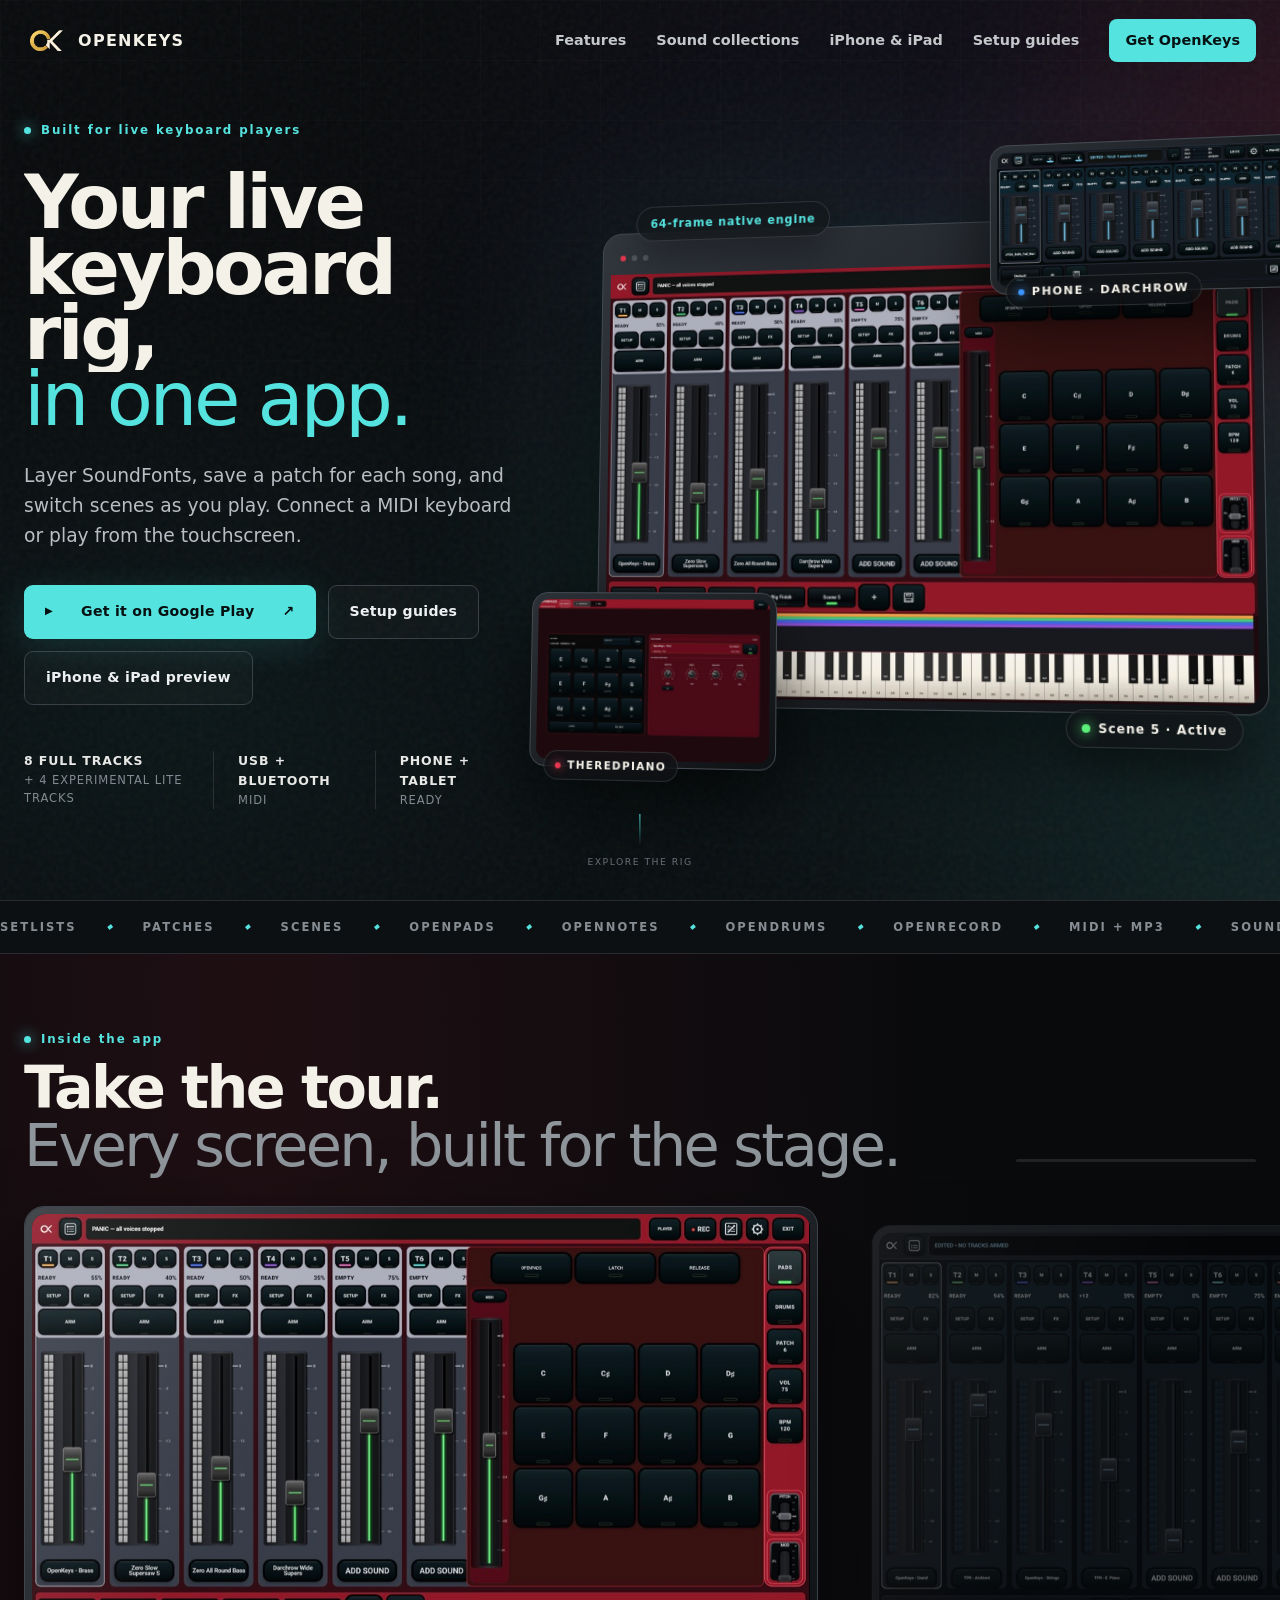
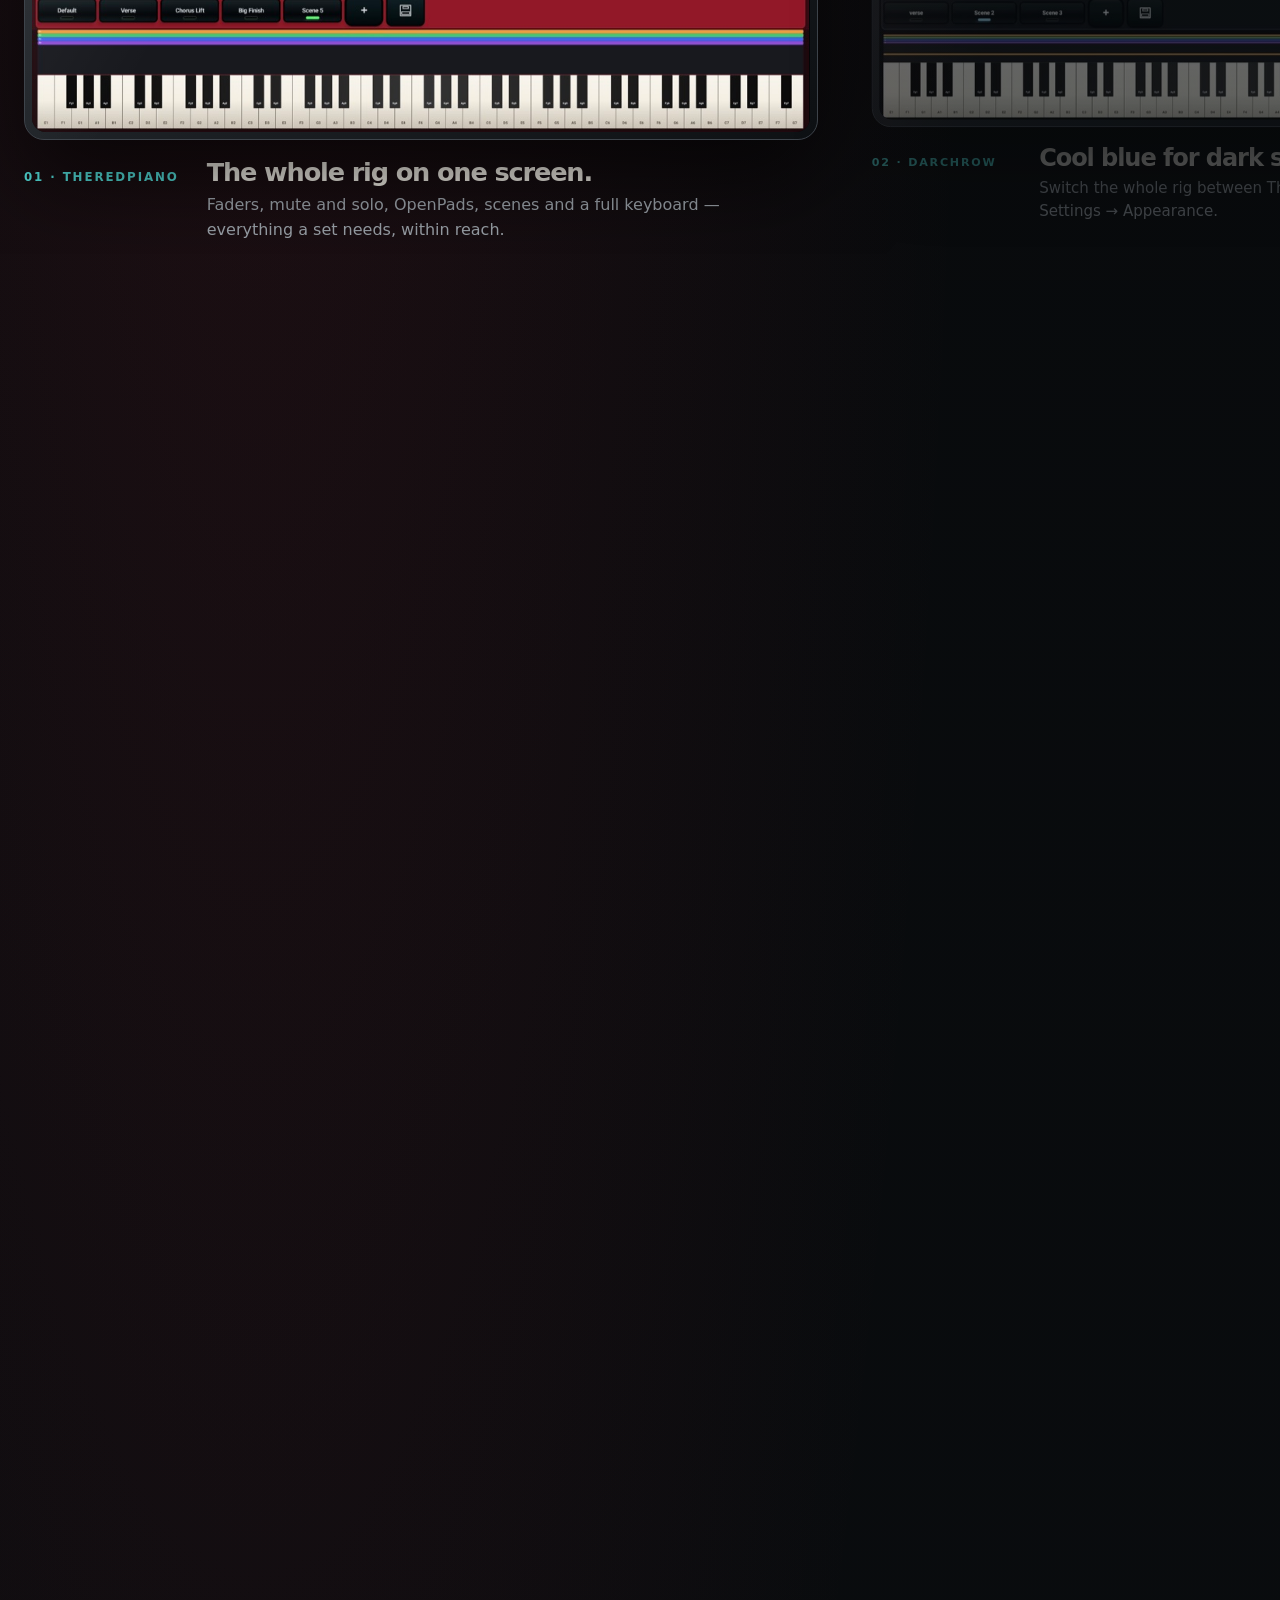
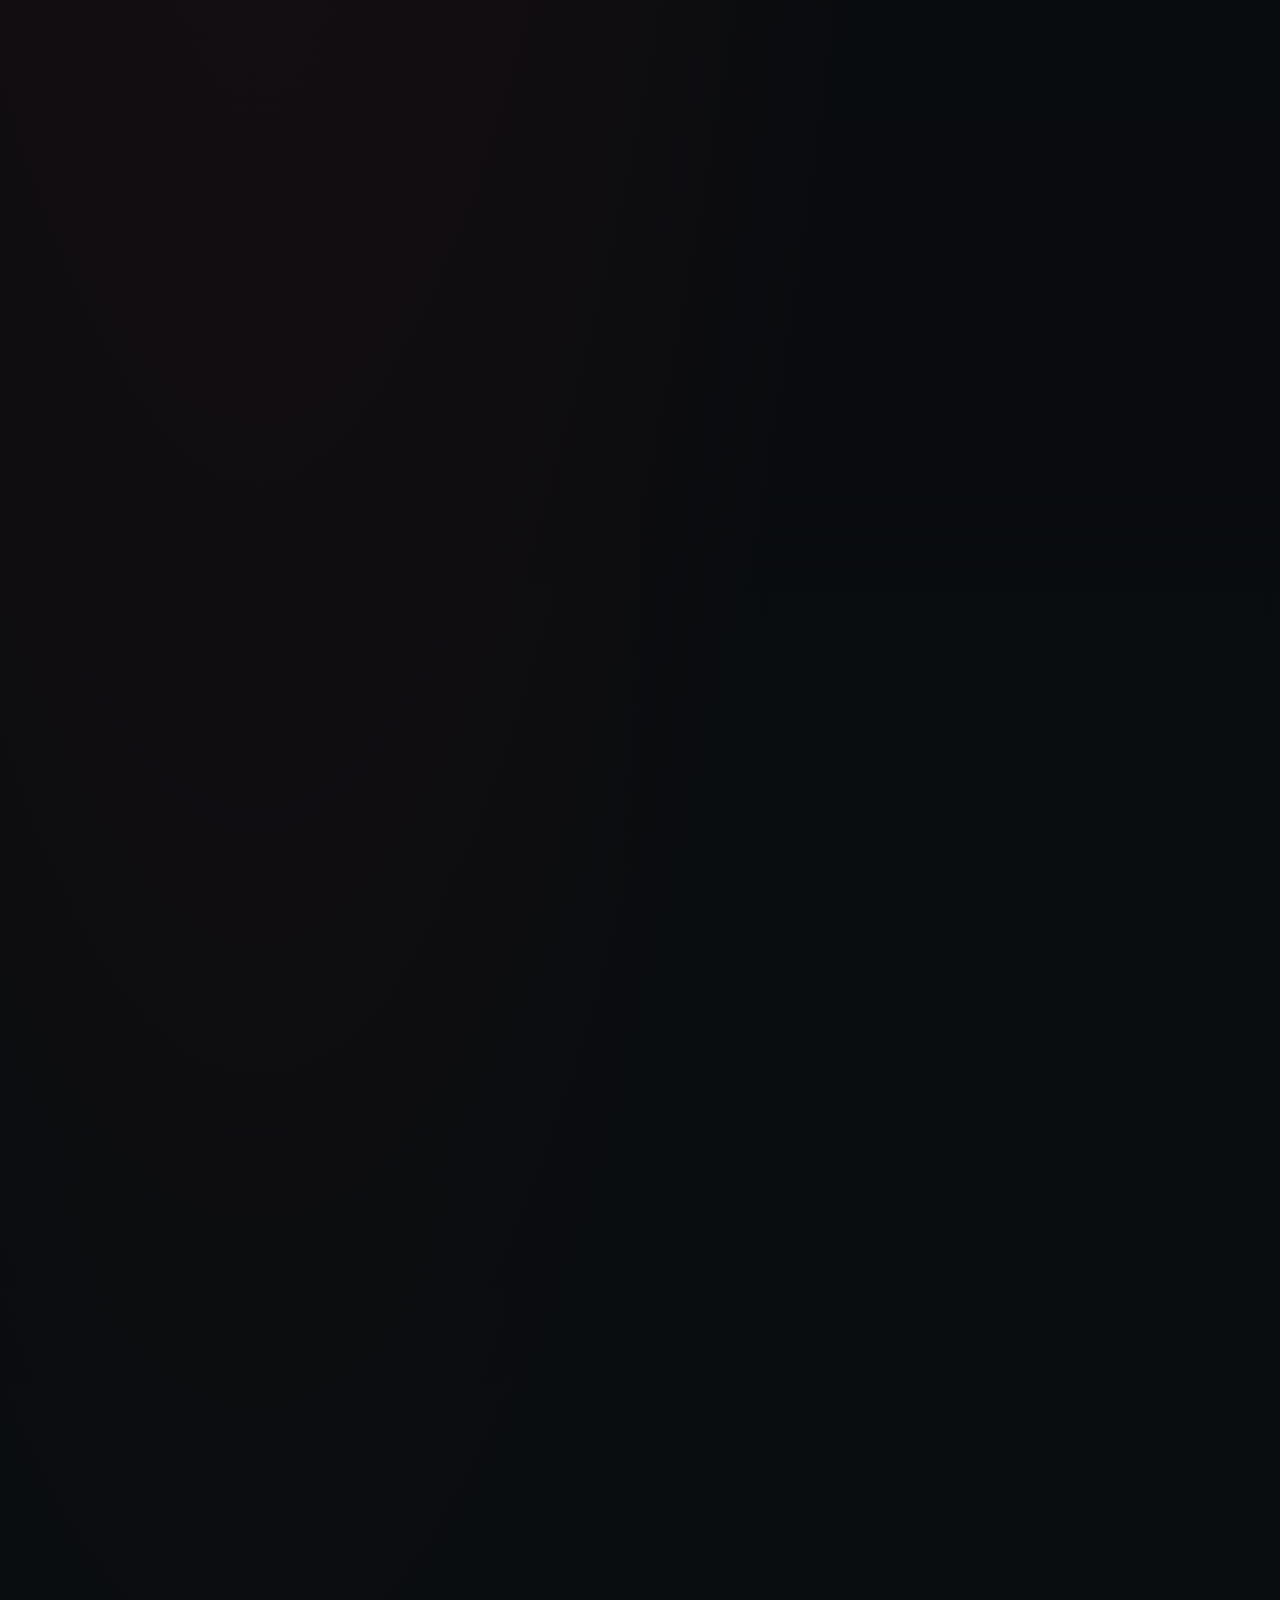
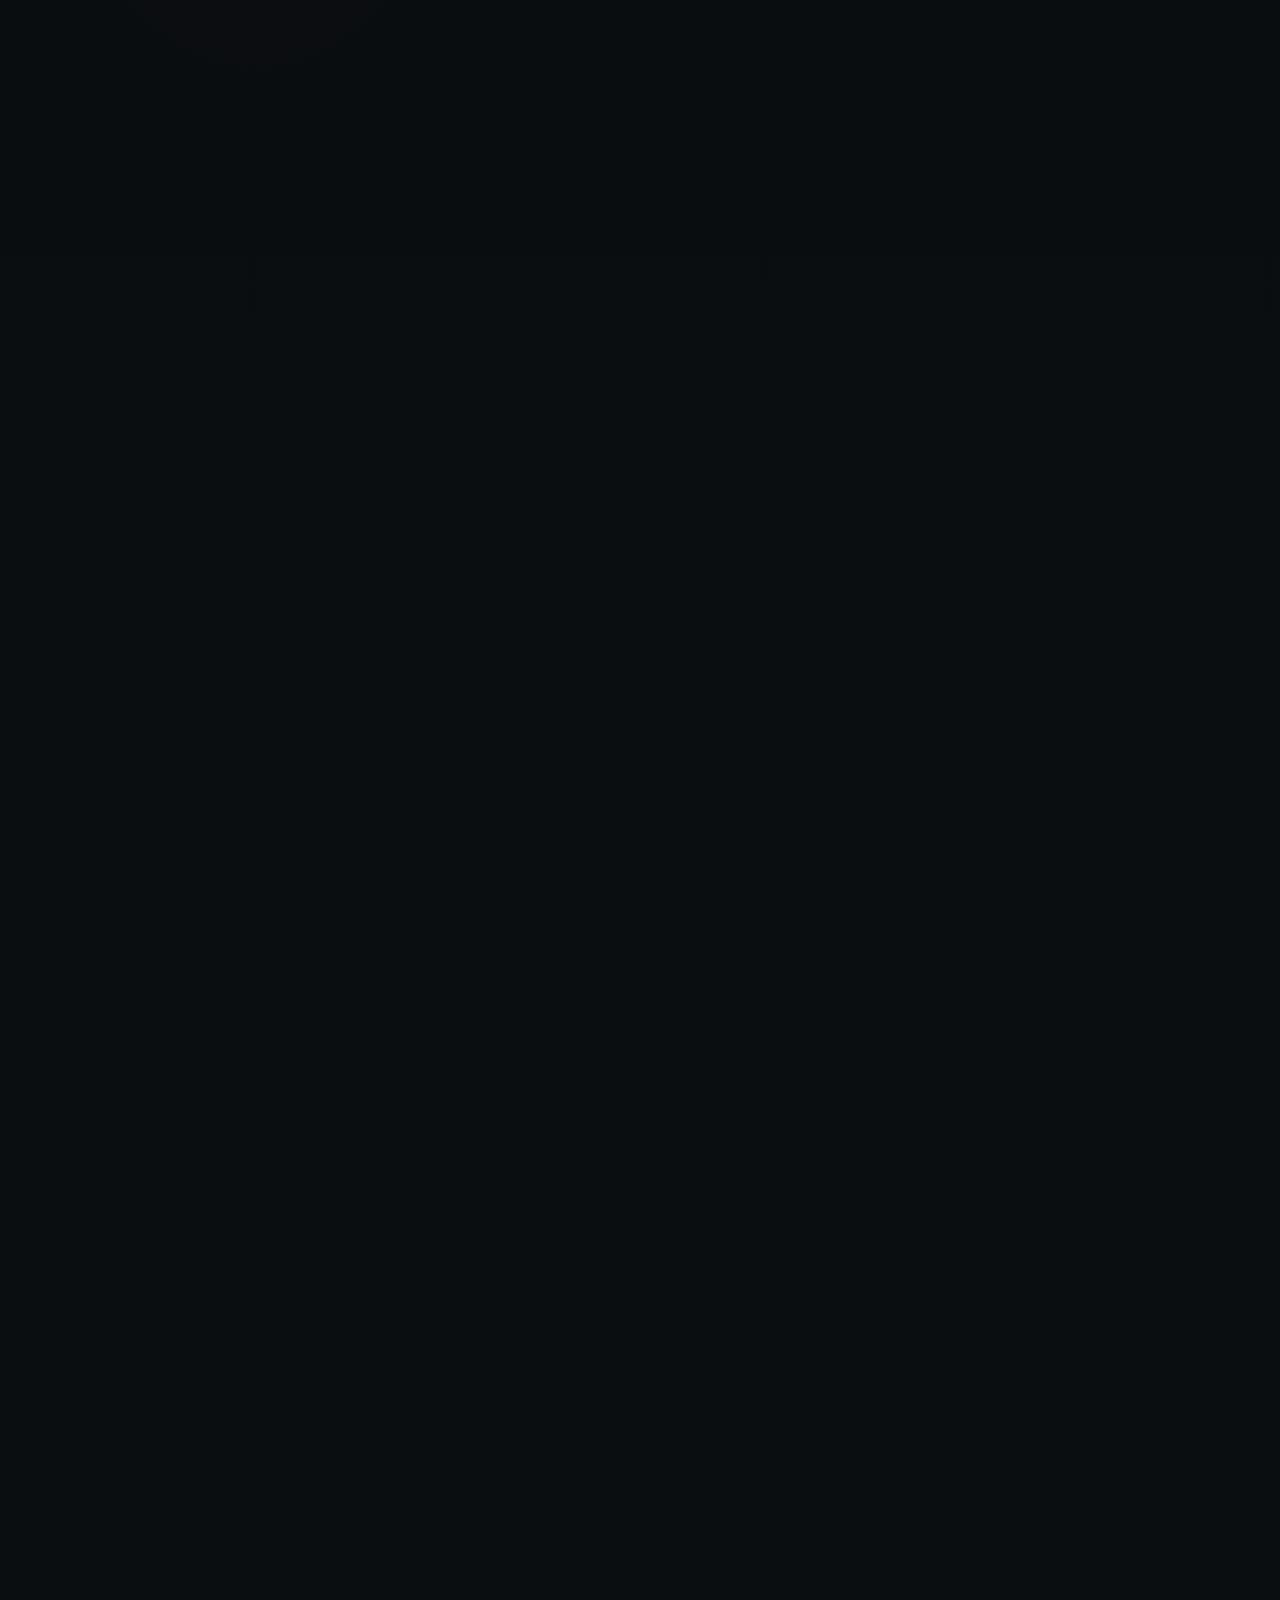
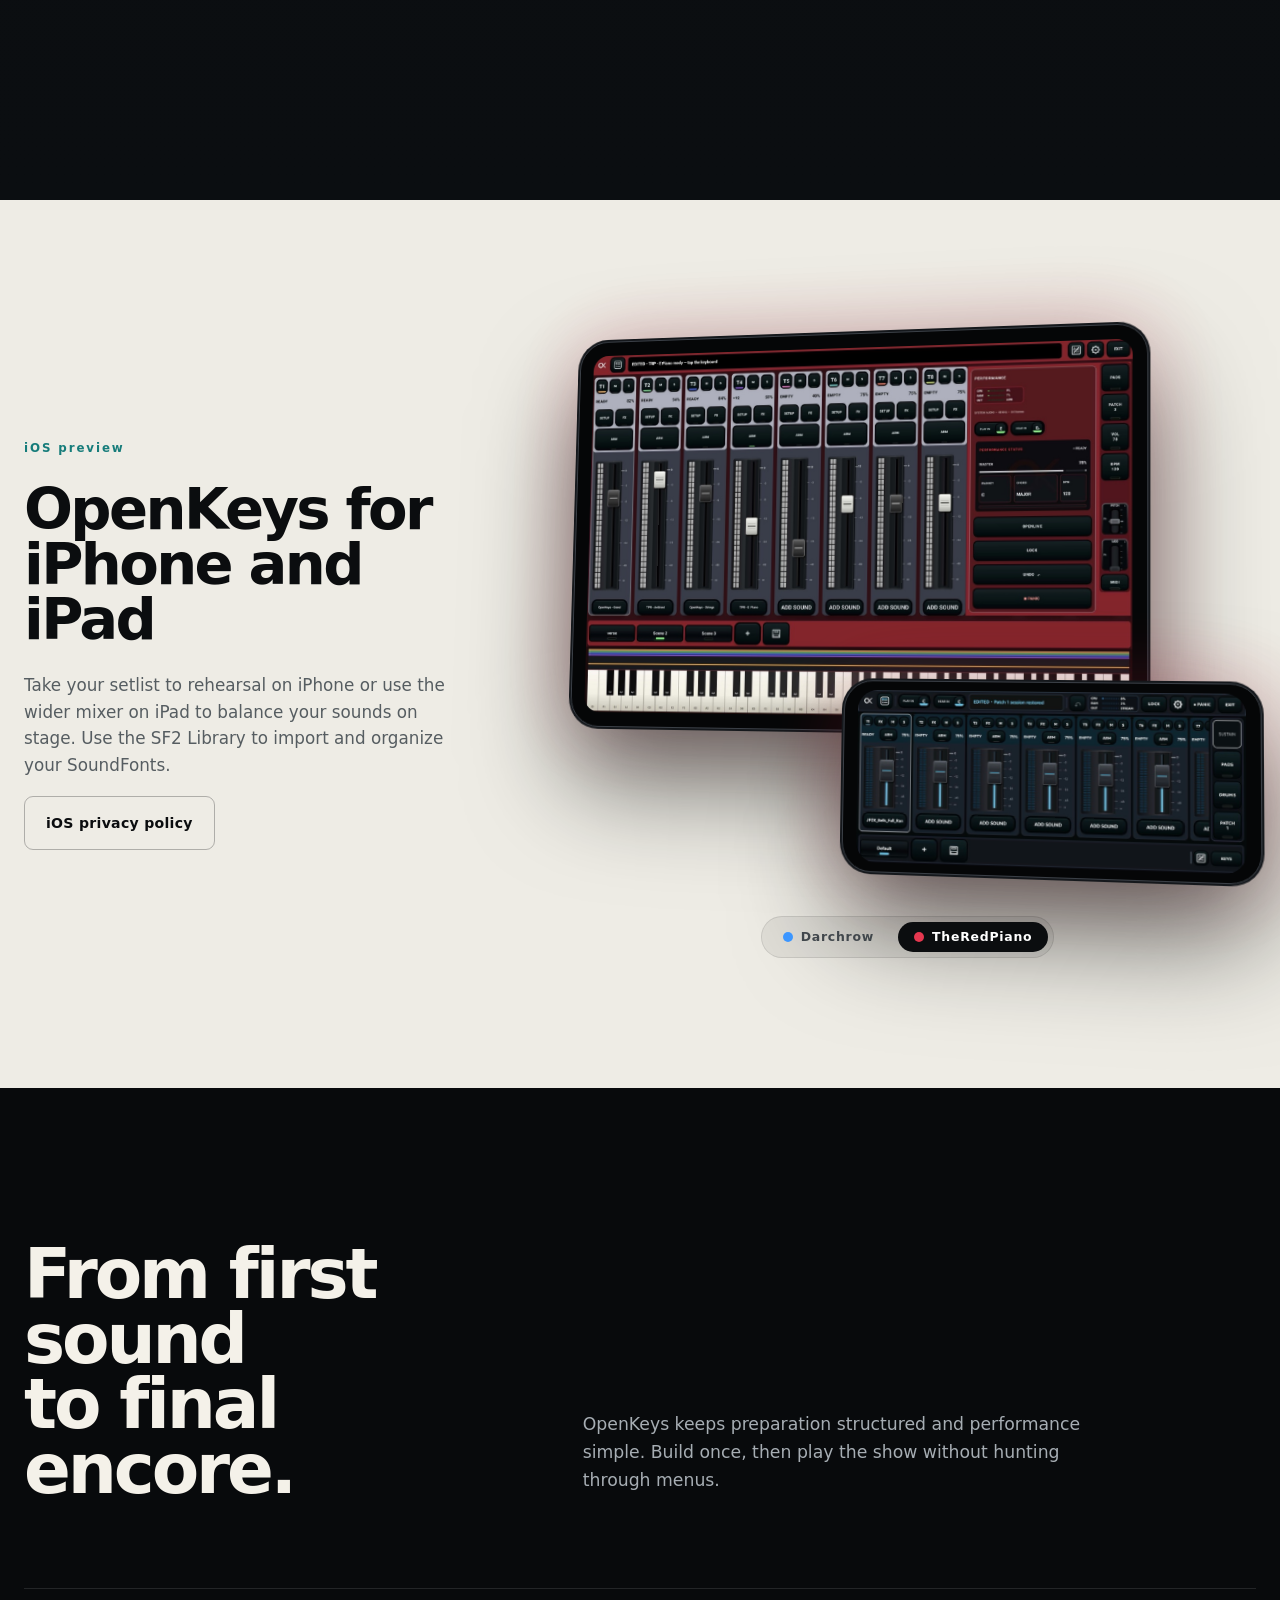
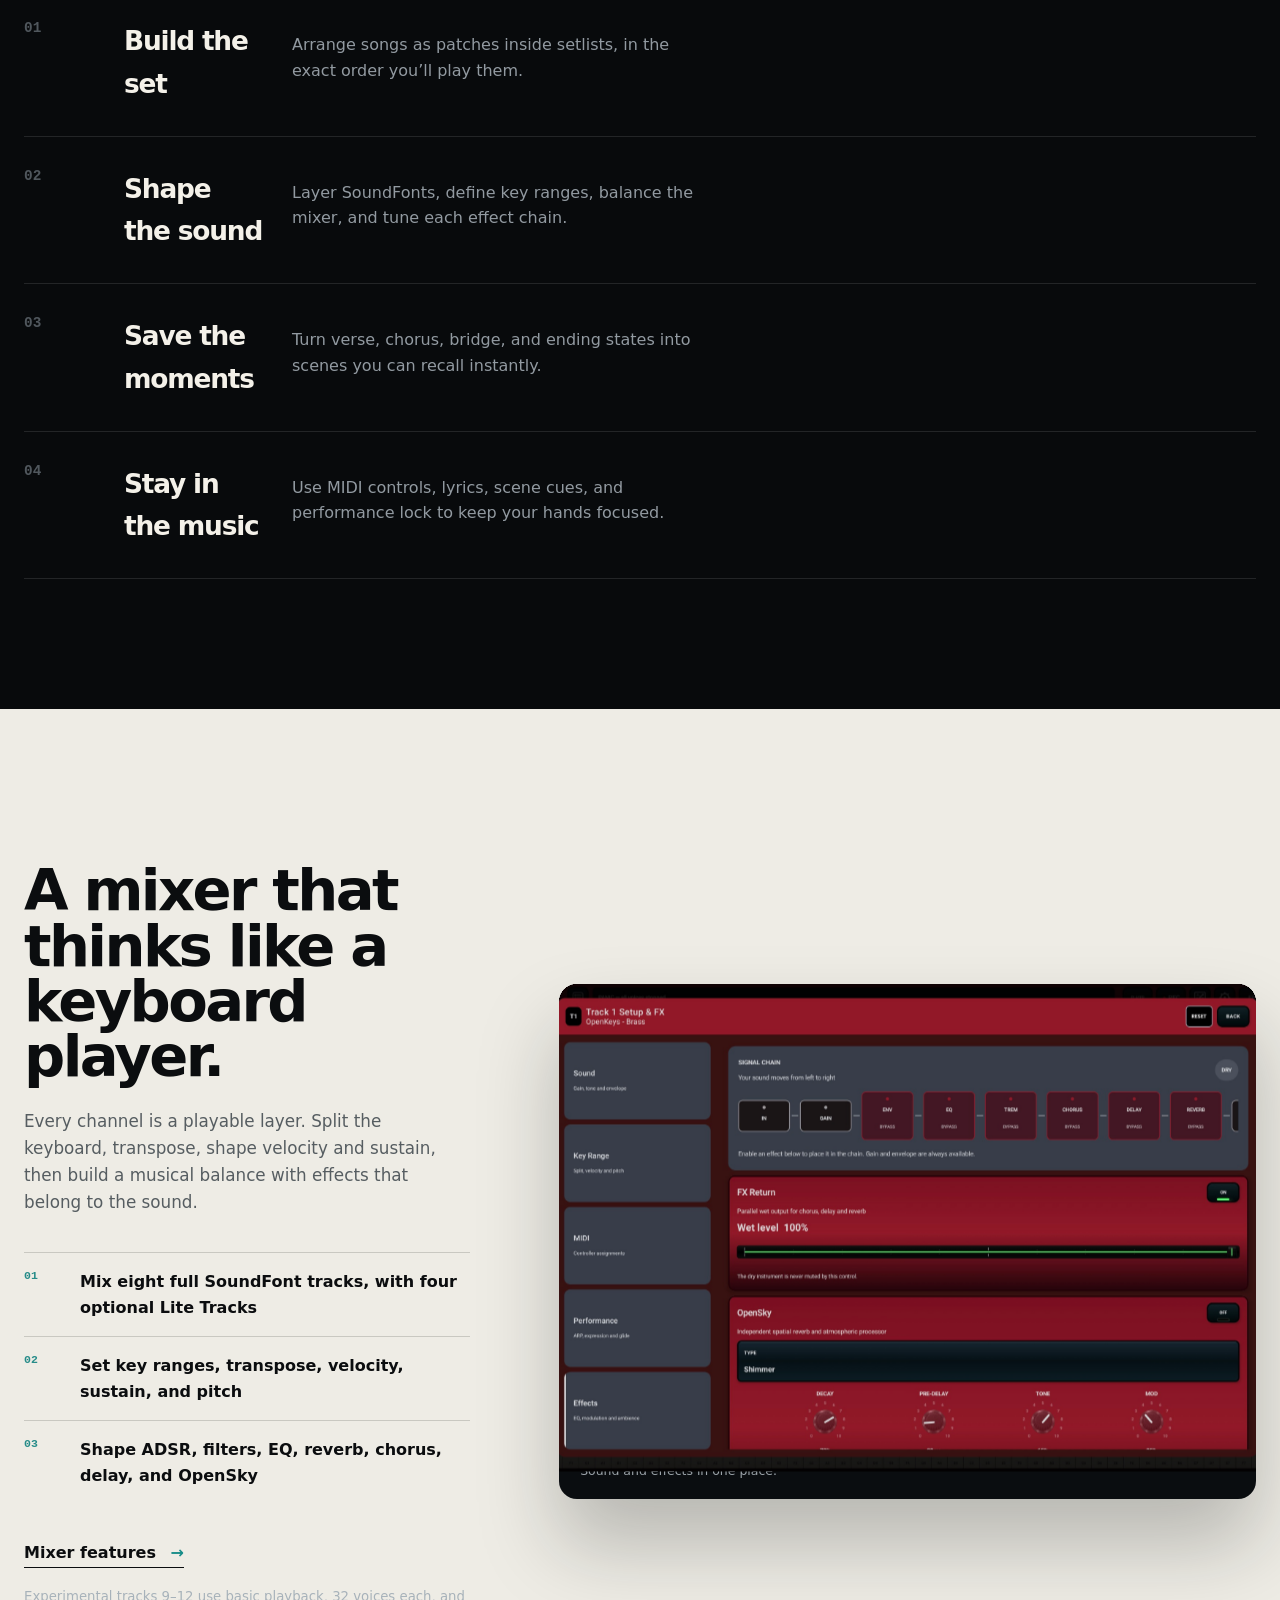
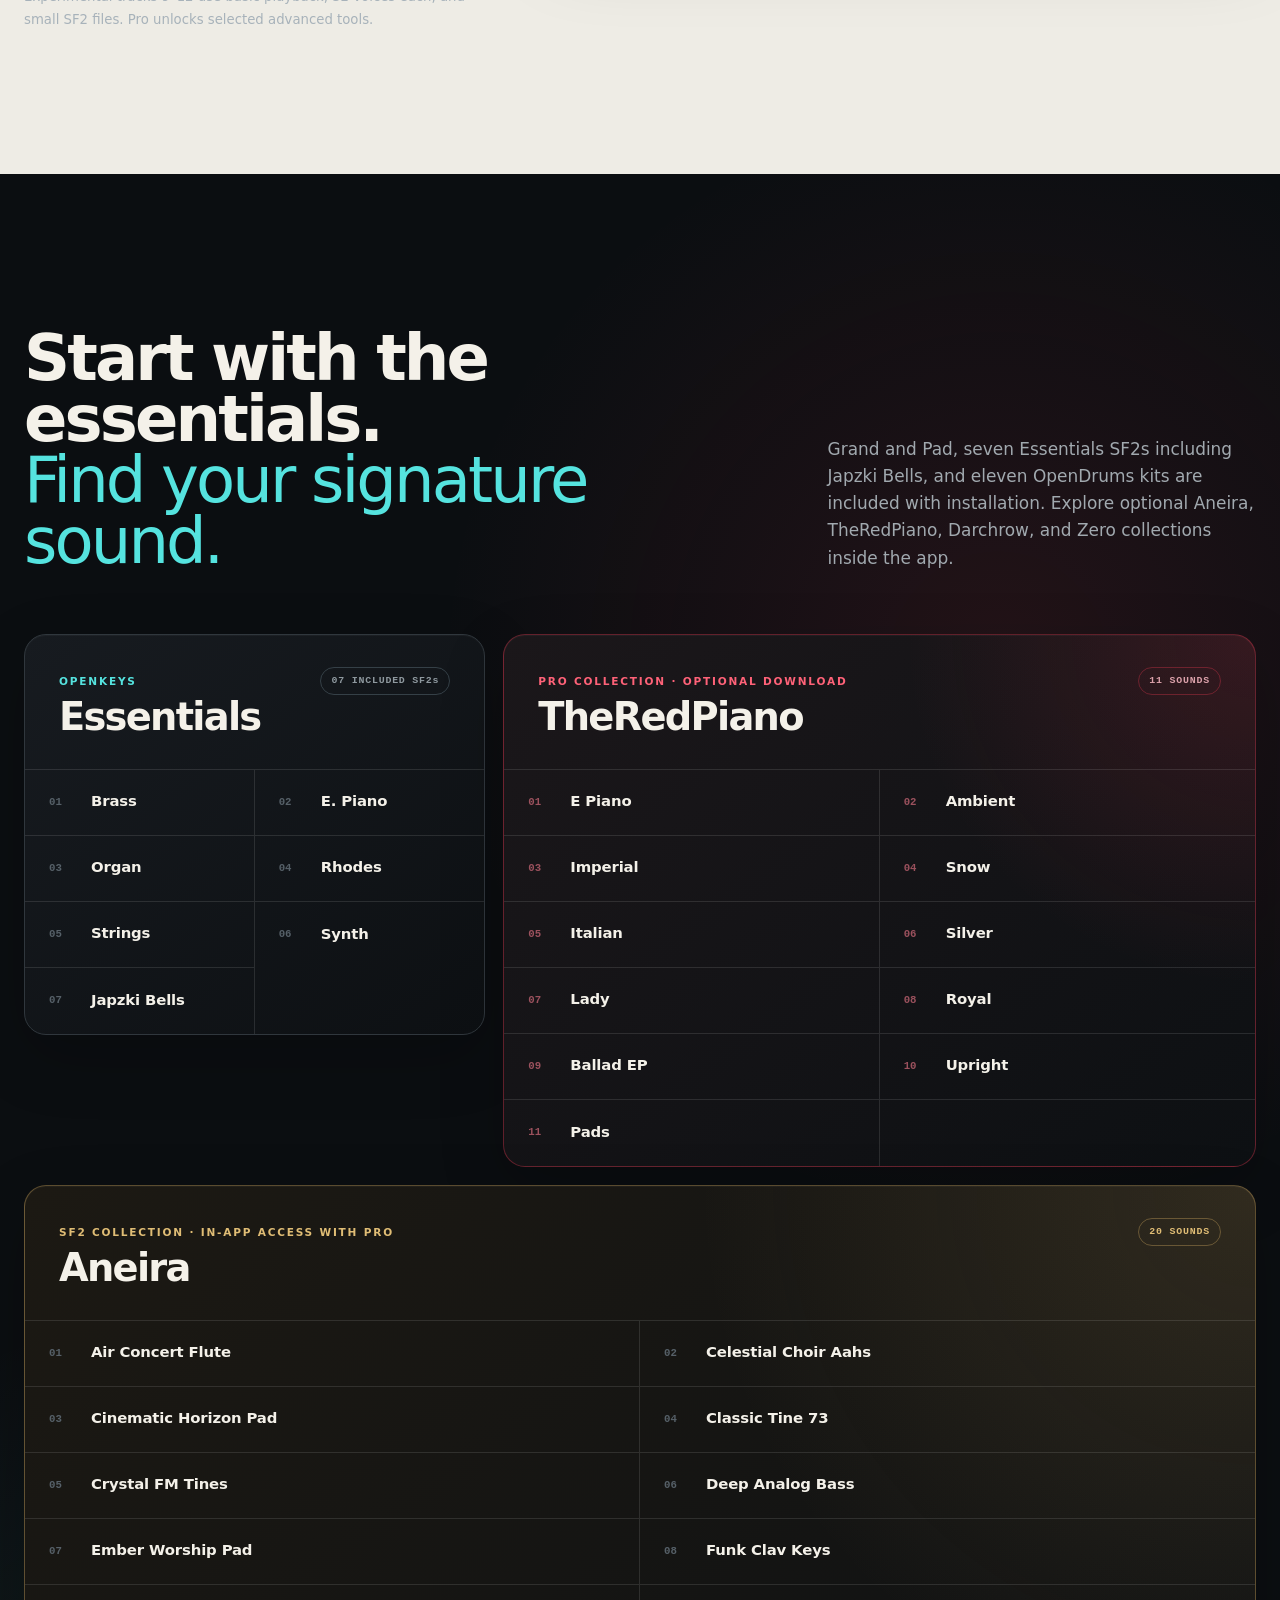
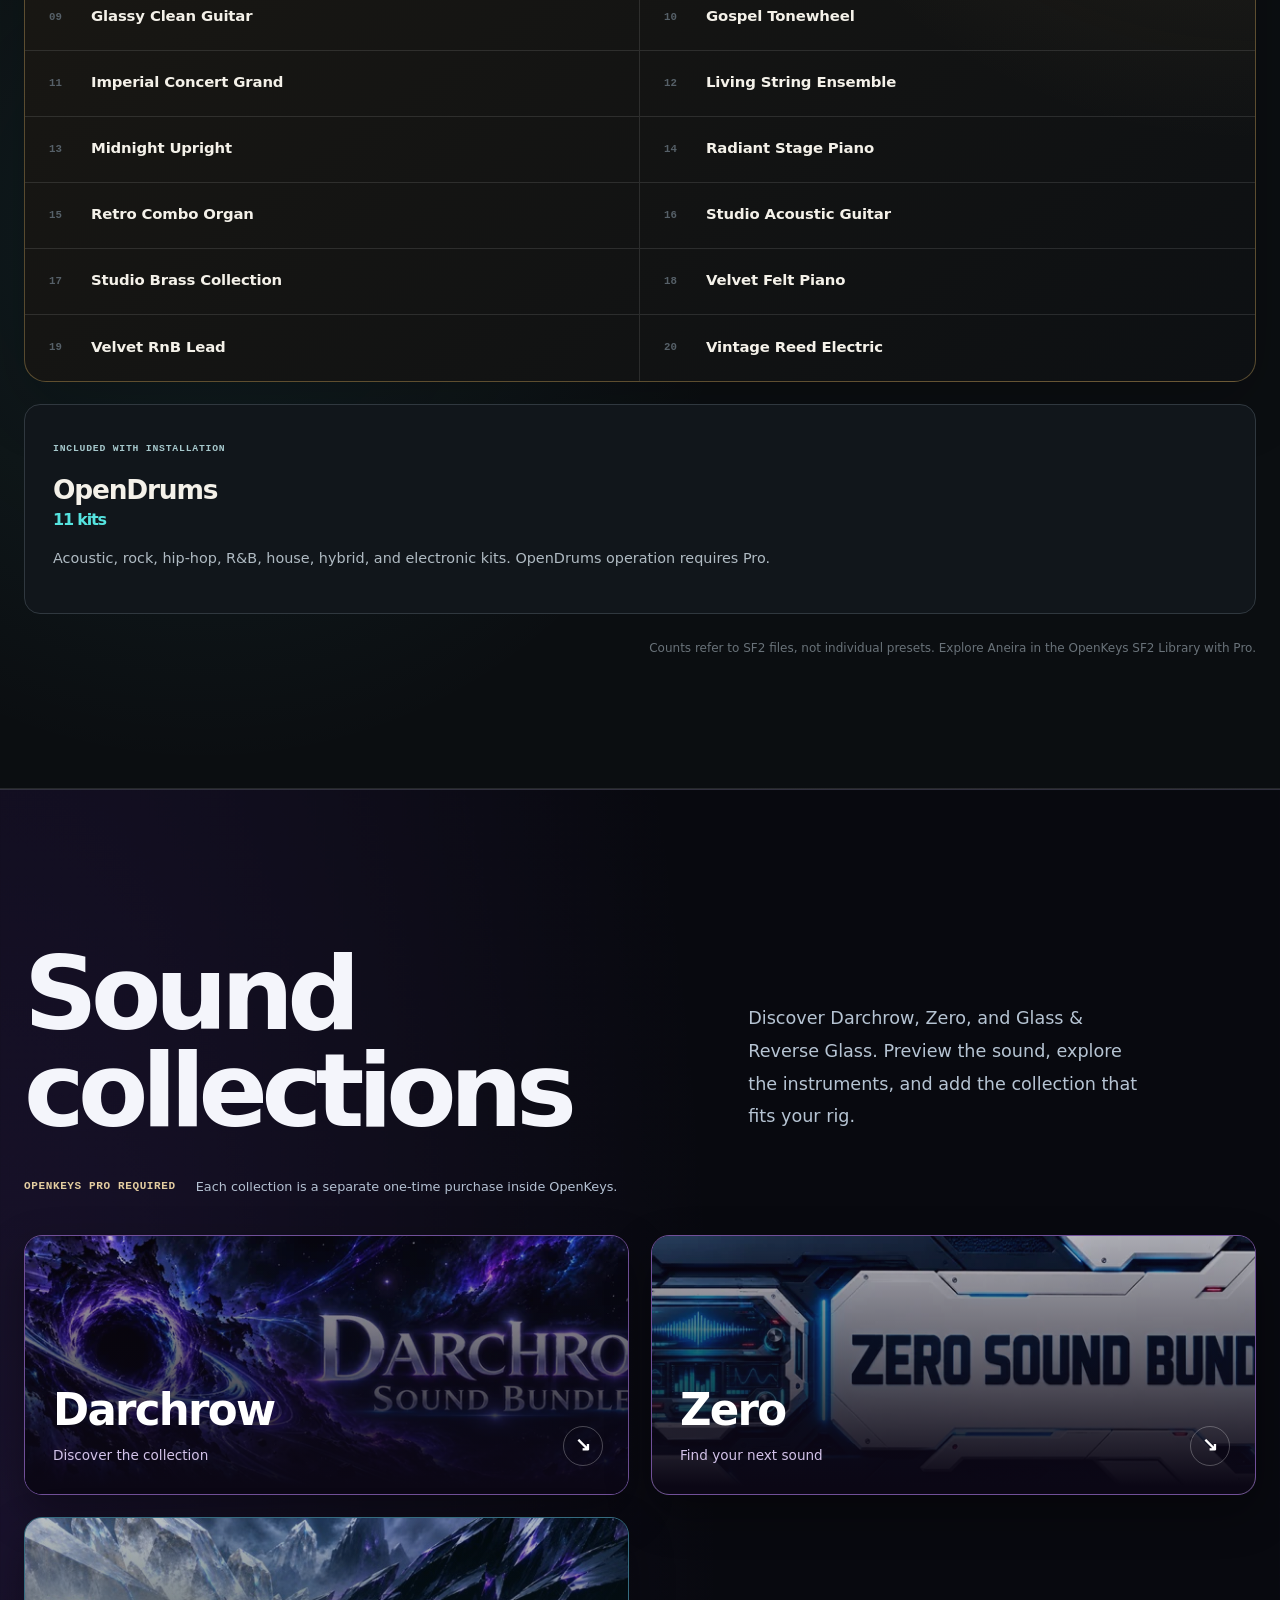
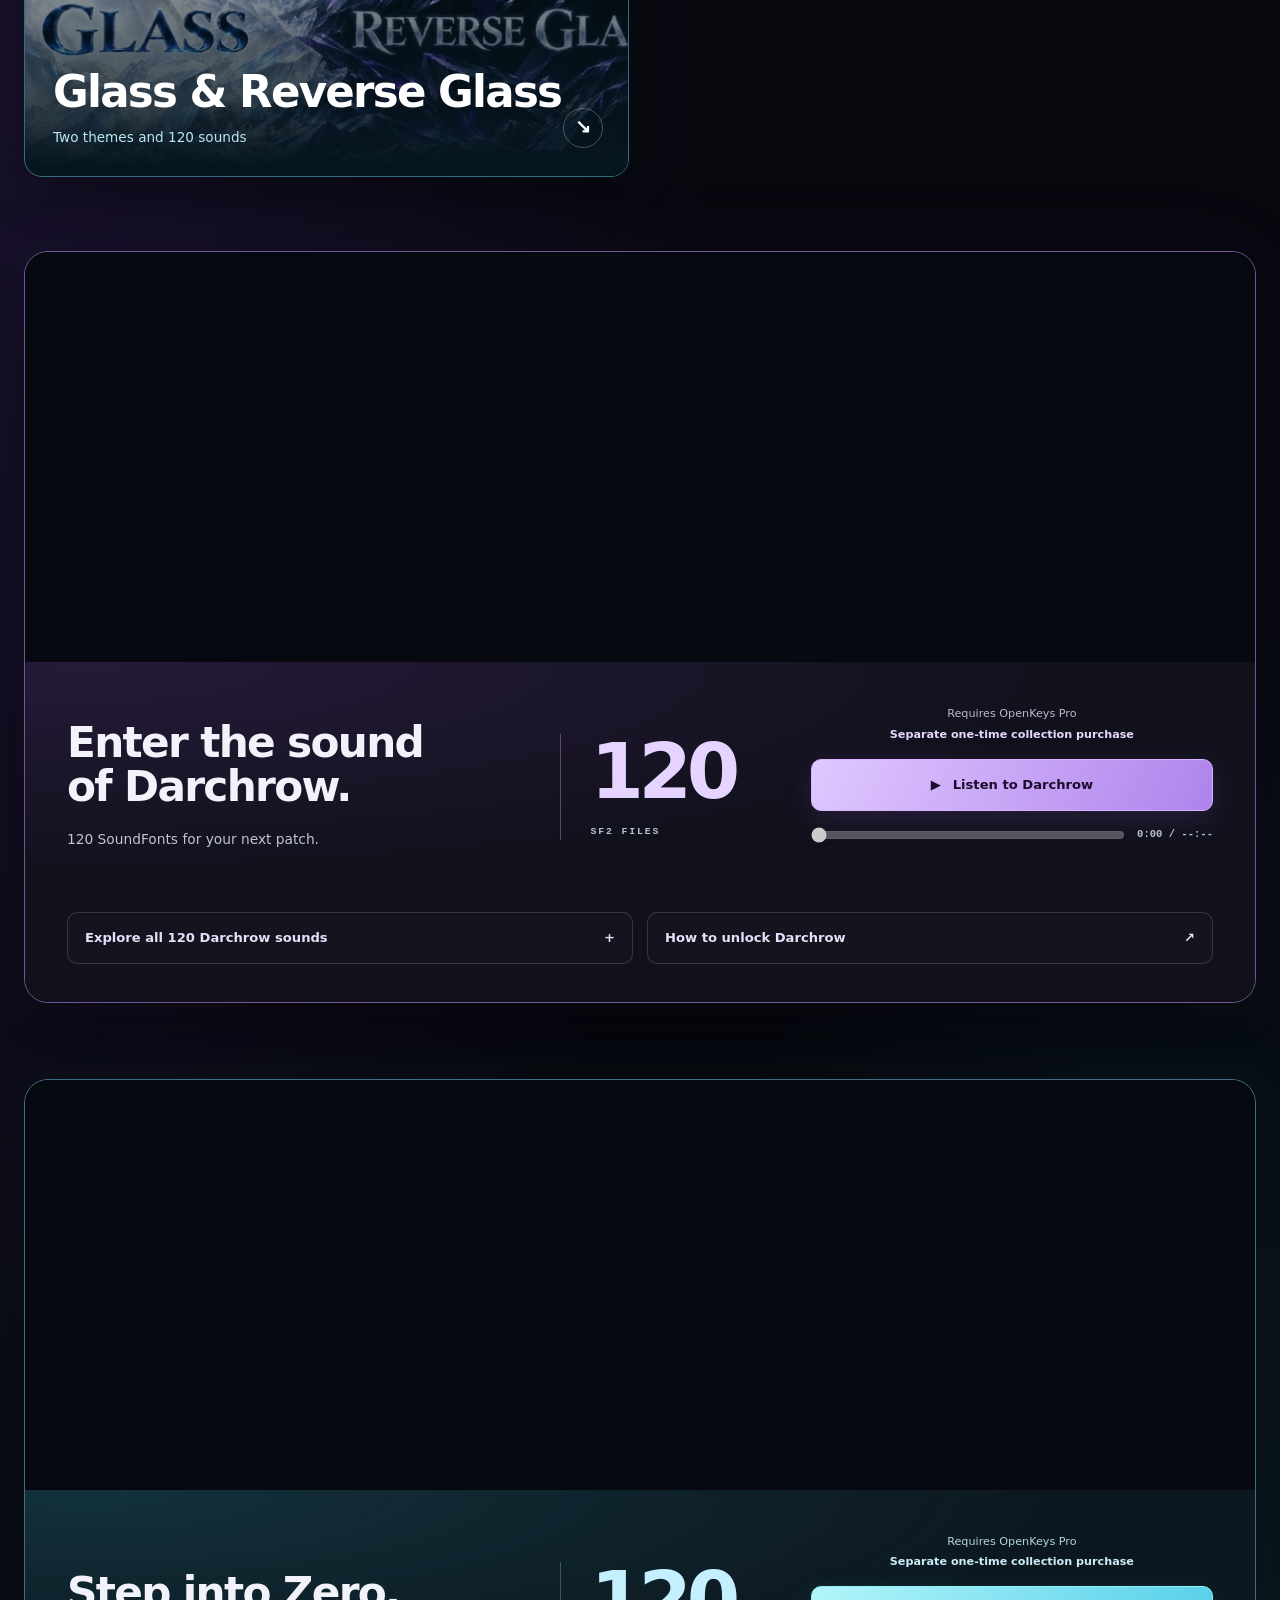
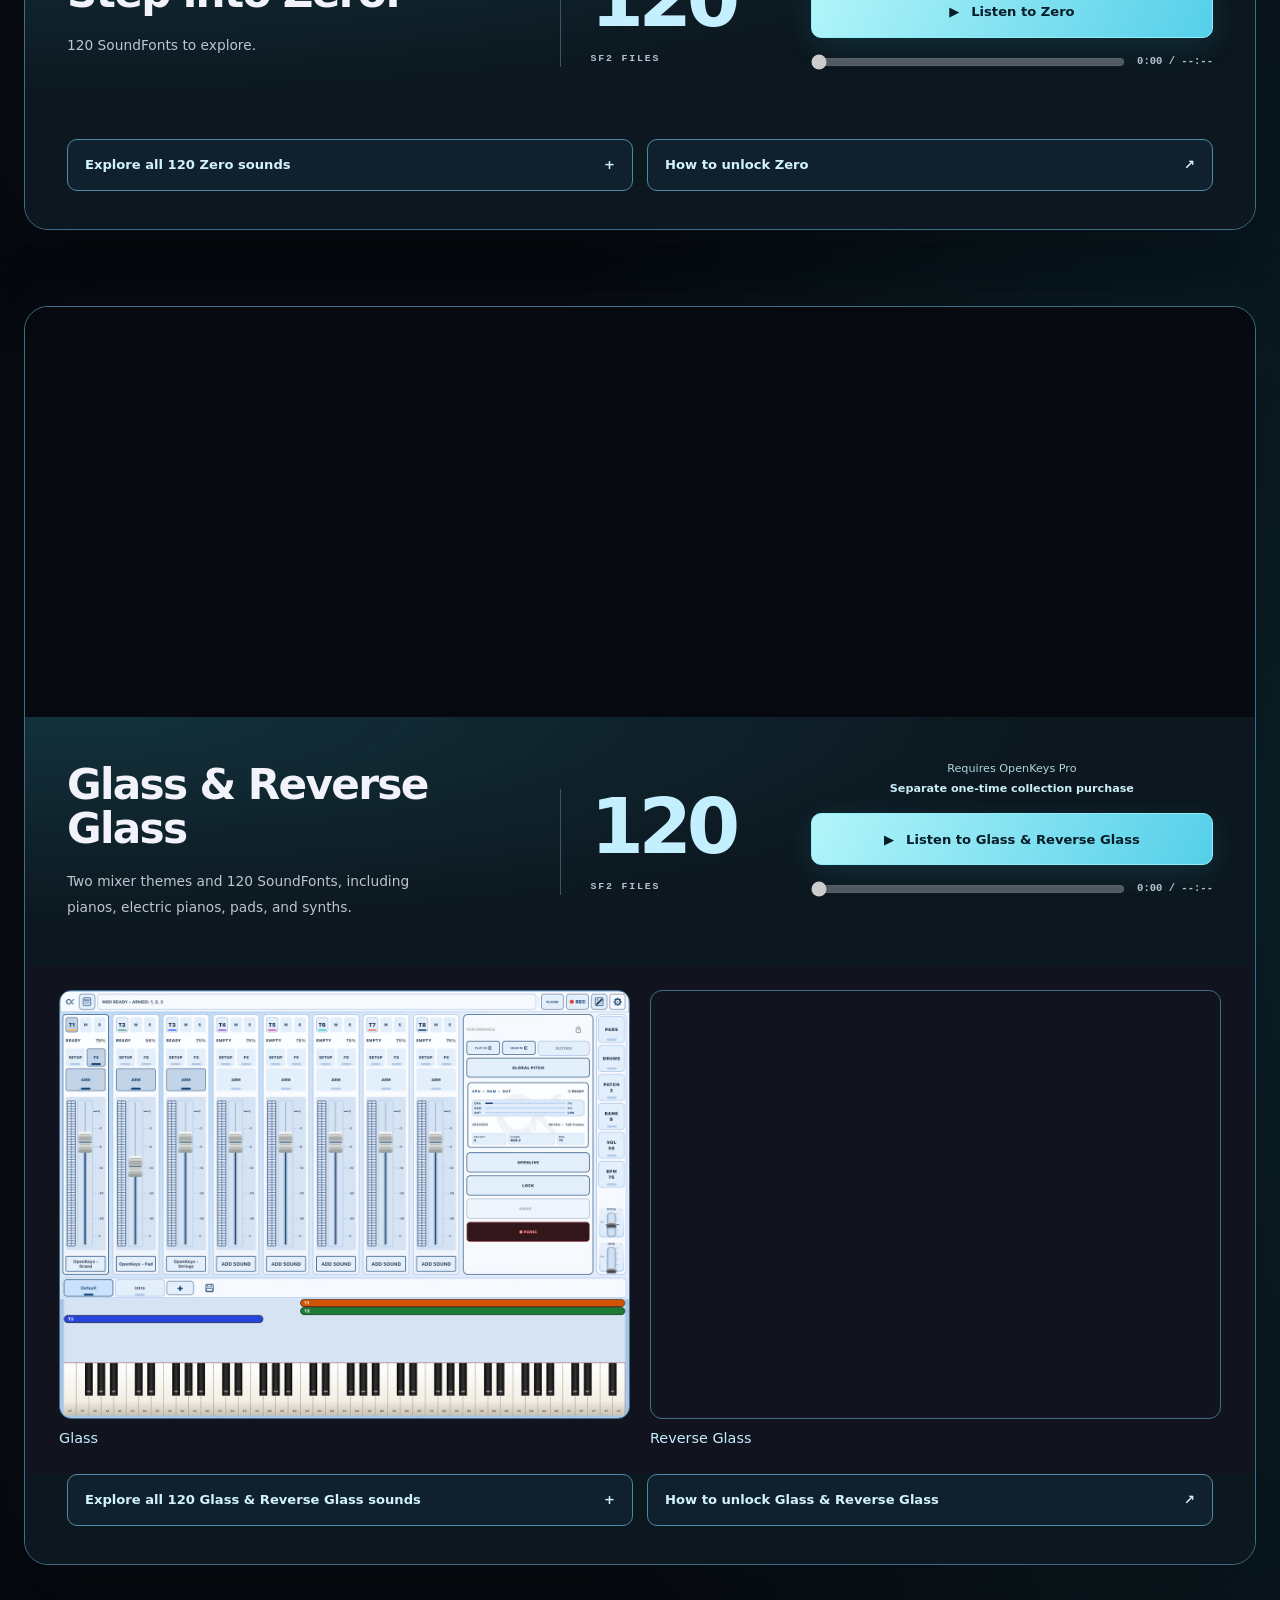
<file: output/openkeys-tutorial/index.html>
<!doctype html>
<html lang="en">
<head>
  <meta charset="utf-8">
  <meta name="viewport" content="width=device-width, initial-scale=1">
  <meta name="theme-color" content="#07090b">
  <meta name="description" content="Build layered SoundFont patches with OpenKeys for Android, iPhone, and iPad.">
  <meta property="og:title" content="OpenKeys — Your live keyboard rig, organized">
  <meta property="og:description" content="Build the show. Shape every sound. Perform with confidence.">
  <meta property="og:image" content="https://openkeys.pro/assets/tour/main-performance.jpg">
  <meta property="og:type" content="website">
  <meta property="og:url" content="https://openkeys.pro/">
  <meta name="twitter:card" content="summary_large_image">
  <link rel="canonical" href="https://openkeys.pro/">
  <title>OpenKeys — Live MIDI keyboard rig for Android, iPhone &amp; iPad</title>
  <link rel="icon" href="assets/openkeys-logo.png">
  <link rel="stylesheet" href="assets/css/landing.css"><link rel="stylesheet" href="assets/css/features.css?v=151-brief"><link rel="stylesheet" href="assets/css/collections.css?v=3">
  <script type="application/ld+json">{"@context":"https://schema.org","@type":"SoftwareApplication","name":"OpenKeys","applicationCategory":"MultimediaApplication","operatingSystem":"Android, iOS, iPadOS","description":"A live-performance workspace for keyboard players and MIDI musicians.","downloadUrl":"https://play.google.com/store/apps/details?id=com.djh.openkeys"}</script>
<noscript><style>.signature-collections .reveal{opacity:1;transform:none}</style></noscript><link rel="stylesheet" href="assets/css/polish.css?v=1"><link rel="stylesheet" href="assets/css/motion.css?v=1">
  <style>
    .ios-preview-grid { align-items: center; }
    .ios-preview-grid .app-frame { min-width: 0; }
    .ios-preview-grid img { display: block; width: 100%; height: auto; }
    .final-cta .button { margin: .25rem; }
  </style>
</head>
<body>
  <a class="skip-link" href="#main">Skip to content</a>
  <div class="scroll-progress" aria-hidden="true"></div>
  <header class="site-header" data-header>
    <a class="wordmark" href="#top" aria-label="OpenKeys home"><img src="assets/openkeys-logo.png" alt=""><span>OPENKEYS</span></a>
    <button class="nav-toggle" type="button" aria-expanded="false" aria-controls="site-nav">Menu</button>
    <nav id="site-nav" class="site-nav" aria-label="Main navigation">
      <a href="features.html">Features</a><a href="#signature-collections">Sound collections</a><a href="#ios">iPhone &amp; iPad</a><a href="manual.html">Setup guides</a><a class="nav-cta" href="https://play.google.com/store/apps/details?id=com.djh.openkeys" target="_blank" rel="noopener noreferrer">Get OpenKeys</a>
    </nav>
  </header>
  <main id="main">
    <section class="hero" id="top">
      <div class="hero-noise" aria-hidden="true"></div>
      <div class="hero-copy reveal">
        <span class="eyebrow"><i></i> Built for live keyboard players</span>
        <h1>Your live keyboard rig,<br><em>in one app.</em></h1>
        <p>Layer SoundFonts, save a patch for each song, and switch scenes as you play. Connect a MIDI keyboard or play from the touchscreen.</p>
        <div class="hero-actions"><a class="button primary" href="https://play.google.com/store/apps/details?id=com.djh.openkeys" target="_blank" rel="noopener noreferrer"><span class="play-mark" aria-hidden="true">▶</span> Get it on Google Play <span>↗</span></a><a class="button ghost" href="manual.html">Setup guides</a><a class="button ghost" href="#ios">iPhone &amp; iPad preview</a></div>
        <div class="hero-proof" aria-label="Highlights"><span><b>8 full tracks</b> + 4 experimental Lite Tracks</span><span><b>USB + Bluetooth</b> MIDI</span><span><b>Phone + tablet</b> ready</span></div>
      </div>
      <div class="hero-visual reveal" data-delay="1" data-tilt>
        <div class="visual-glow"></div>
        <div class="hero-stack">
          <div class="app-frame hero-main" data-depth="12"><div class="frame-bar"><span></span><span></span><span></span><b>LIVE PERFORMANCE</b></div><img src="assets/tour/main-performance.jpg" srcset="assets/tour/main-performance-1000.jpg 1000w, assets/tour/main-performance.jpg 2000w" sizes="(max-width:980px) 92vw, 820px" width="2000" height="1335" fetchpriority="high" alt="OpenKeys performance screen with six track faders, OpenPads, scene buttons and a full keyboard"></div>
          <figure class="float-card float-pads" data-depth="34"><img src="assets/tour/openpads-full-1000.jpg" width="1000" height="667" alt="" loading="lazy"><figcaption><i></i>TheRedPiano</figcaption></figure>
          <figure class="float-card float-phone theme-darchrow" data-depth="56"><img src="assets/tour/iphone-darchrow-900.jpg" srcset="assets/tour/iphone-darchrow-900.jpg 900w, assets/tour/iphone-darchrow.jpg 1800w" sizes="(max-width:980px) 46vw, 380px" width="900" height="405" alt="" loading="lazy"><figcaption><i></i>Phone · Darchrow</figcaption></figure>
          <span class="float-chip chip-scene" data-depth="44" aria-hidden="true"><b></b>Scene 5 · Active</span>
          <span class="float-chip chip-engine" data-depth="24" aria-hidden="true">64-frame native engine</span>
        </div>

      </div>
      <a class="scroll-cue" href="#workflow" aria-label="Continue to workflow"><span></span>Explore the rig</a>
    </section>
    <section class="marquee" aria-label="OpenKeys capabilities"><div><span>SETLISTS</span><i>◆</i><span>PATCHES</span><i>◆</i><span>SCENES</span><i>◆</i><span>OPENPADS</span><i>◆</i><span>OPENNOTES</span><i>◆</i><span>OPENDRUMS</span><i>◆</i><span>OPENRECORD</span><i>◆</i><span>MIDI + MP3</span><i>◆</i><span>SOUNDFONTS</span><i>◆</i><span>SETLISTS</span><i>◆</i></div></section>
    <section class="tour" id="tour" aria-labelledby="tour-title">
      <div class="tour-pin">
        <div class="tour-head">
          <span class="eyebrow"><i></i> Inside the app</span>
          <h2 id="tour-title">Take the tour.<br><em>Every screen, built for the stage.</em></h2>
          <div class="tour-progress" aria-hidden="true"><b></b></div>
        </div>
        <div class="tour-track">
          <figure class="tour-slide" data-index="01"><div class="tour-shot"><img src="assets/tour/main-performance.jpg" srcset="assets/tour/main-performance-1000.jpg 1000w, assets/tour/main-performance.jpg 2000w" sizes="(max-width:760px) 86vw, 62vw" width="2000" height="1335" loading="lazy" alt="OpenKeys Perform screen"></div><figcaption><span>01 · TheRedPiano</span><h3>The whole rig on one screen.</h3><p>Faders, mute and solo, OpenPads, scenes and a full keyboard — everything a set needs, within reach.</p></figcaption></figure>
          <figure class="tour-slide" data-index="02"><div class="tour-shot"><img src="assets/tour/mixer-darchrow.jpg" srcset="assets/tour/mixer-darchrow-1000.jpg 1000w, assets/tour/mixer-darchrow.jpg 1768w" sizes="(max-width:760px) 86vw, 62vw" width="1768" height="1178" loading="lazy" alt="OpenKeys eight-track mixer in the Darchrow theme"></div><figcaption><span>02 · Darchrow</span><h3>Cool blue for dark stages.</h3><p>Switch the whole rig between TheRedPiano and Darchrow in Settings → Appearance.</p></figcaption></figure>
          <figure class="tour-slide" data-index="03"><div class="tour-shot tour-phones"><img src="assets/tour/iphone-theredpiano-900.jpg" srcset="assets/tour/iphone-theredpiano-900.jpg 900w, assets/tour/iphone-theredpiano.jpg 1800w" sizes="(max-width:760px) 80vw, 46vw" width="900" height="405" loading="lazy" alt="OpenKeys phone mixer in TheRedPiano theme"><img src="assets/tour/iphone-darchrow-900.jpg" srcset="assets/tour/iphone-darchrow-900.jpg 900w, assets/tour/iphone-darchrow.jpg 1800w" sizes="(max-width:760px) 80vw, 46vw" width="900" height="405" loading="lazy" alt="OpenKeys phone mixer in the Darchrow theme"></div><figcaption><span>03 · Phone</span><h3>The mixer, in your pocket.</h3><p>The same rig on iPhone and Android phones: faders, arm, mute and solo, with Sustain, Pads, Drums and Patch one tap away.</p></figcaption></figure>
          <figure class="tour-slide" data-index="04"><div class="tour-shot"><img src="assets/tour/openlive-full.jpg" srcset="assets/tour/openlive-full-1000.jpg 1000w, assets/tour/openlive-full.jpg 2000w" sizes="(max-width:760px) 86vw, 62vw" width="2000" height="1335" loading="lazy" alt="OpenKeys OpenLive screen"></div><figcaption><span>04 · OpenLive</span><h3>Scenes, patches and pads together.</h3><p>A stage view built for the song: tap a scene, jump a patch, hold a pad chord.</p></figcaption></figure>
          <figure class="tour-slide" data-index="05"><div class="tour-shot"><img src="assets/tour/openpads-full.jpg" srcset="assets/tour/openpads-full-1000.jpg 1000w, assets/tour/openpads-full.jpg 2000w" sizes="(max-width:760px) 86vw, 62vw" width="2000" height="1335" loading="lazy" alt="OpenKeys OpenPads screen"></div><figcaption><span>05 · OpenPads</span><h3>Atmosphere under every chord.</h3><p>Sustained SoundFont pads in any key, with latch and release for seamless transitions.</p></figcaption></figure>
          <figure class="tour-slide" data-index="06"><div class="tour-shot"><img src="assets/tour/opendrums-full.jpg" srcset="assets/tour/opendrums-full-1000.jpg 1000w, assets/tour/opendrums-full.jpg 2000w" sizes="(max-width:760px) 86vw, 62vw" width="2000" height="1335" loading="lazy" alt="OpenKeys OpenDrums screen"></div><figcaption><span>06 · OpenDrums</span><h3>Twelve pads. Eleven kits.</h3><p>Build the pulse with included kits, imported WAVs and groove controls.</p></figcaption></figure>
          <figure class="tour-slide" data-index="07"><div class="tour-shot"><img src="assets/tour/track-effects.jpg" srcset="assets/tour/track-effects-1000.jpg 1000w, assets/tour/track-effects.jpg 2000w" sizes="(max-width:760px) 86vw, 62vw" width="2000" height="1335" loading="lazy" alt="OpenKeys Sound design screen"></div><figcaption><span>07 · Sound design</span><h3>An effect chain per layer.</h3><p>Shape each track with its own signal chain, FX returns and OpenSky.</p></figcaption></figure>
          <figure class="tour-slide" data-index="08"><div class="tour-shot"><img src="assets/tour/track-performance.jpg" srcset="assets/tour/track-performance-1000.jpg 1000w, assets/tour/track-performance.jpg 2000w" sizes="(max-width:760px) 86vw, 62vw" width="2000" height="1335" loading="lazy" alt="OpenKeys Performance screen"></div><figcaption><span>08 · Performance</span><h3>Chords, arps and steps.</h3><p>Chord triggers, arpeggiator, gate, latch and a step sequencer per track.</p></figcaption></figure>
          <figure class="tour-slide" data-index="09"><div class="tour-shot"><img src="assets/tour/opennote.jpg" srcset="assets/tour/opennote-1000.jpg 1000w, assets/tour/opennote.jpg 2000w" sizes="(max-width:760px) 86vw, 62vw" width="2000" height="1335" loading="lazy" alt="OpenKeys OpenNotes screen"></div><figcaption><span>09 · OpenNotes</span><h3>Lyrics and cues, in sync.</h3><p>Write sections and song controls next to the music you're playing.</p></figcaption></figure>
          <figure class="tour-slide" data-index="10"><div class="tour-shot"><img src="assets/tour/record-studio.jpg" srcset="assets/tour/record-studio-1000.jpg 1000w, assets/tour/record-studio.jpg 2000w" sizes="(max-width:760px) 86vw, 62vw" width="2000" height="1335" loading="lazy" alt="OpenKeys OpenRecord screen"></div><figcaption><span>10 · OpenRecord</span><h3>Keep the take.</h3><p>Capture a 48 kHz stereo master, MIDI or video straight from the rig.</p></figcaption></figure>
          <figure class="tour-slide" data-index="11"><div class="tour-shot"><img src="assets/tour/sound-library.jpg" srcset="assets/tour/sound-library-1000.jpg 1000w, assets/tour/sound-library.jpg 2000w" sizes="(max-width:760px) 86vw, 62vw" width="2000" height="1335" loading="lazy" alt="OpenKeys SF2 Library screen"></div><figcaption><span>11 · SF2 Library</span><h3>Your SoundFonts, organized.</h3><p>Import SF2s, browse Essentials and add the collections that fit your sound.</p></figcaption></figure>
          <figure class="tour-slide" data-index="12"><div class="tour-shot"><img src="assets/tour/setlists.jpg" srcset="assets/tour/setlists-1000.jpg 1000w, assets/tour/setlists.jpg 2000w" sizes="(max-width:760px) 86vw, 62vw" width="2000" height="1335" loading="lazy" alt="OpenKeys Setlists screen"></div><figcaption><span>12 · Setlists</span><h3>The show, in order.</h3><p>Patches arranged song by song, ready to import, export and open.</p></figcaption></figure>
        </div>
      </div>
    </section>
    <section class="showcase section" id="ios" aria-labelledby="ios-title">
      <div class="showcase-grid ios-preview-grid">
        <div class="showcase-copy reveal">
          <span class="eyebrow">iOS preview</span>
          <h2 id="ios-title">OpenKeys for iPhone and iPad</h2>
          <p>Take your setlist to rehearsal on iPhone or use the wider mixer on iPad to balance your sounds on stage. Use the SF2 Library to import and organize your SoundFonts.</p>
          <a class="button ghost" href="privacy.html">iOS privacy policy</a>
        </div>
        <div class="device-wrap reveal" data-delay="1">
          <div class="device-stage" data-tilt data-theme-stage>
            <div class="device ipad" data-depth="14"><div class="device-screen"><img class="active" data-theme="darchrow" src="assets/tour/mixer-darchrow.jpg" width="1768" height="1178" loading="lazy" alt="OpenKeys on iPad in the Darchrow theme: eight-track mixer"><img data-theme="theredpiano" src="assets/tour/mixer-theredpiano.jpg" width="1768" height="1178" loading="lazy" alt="OpenKeys on iPad in TheRedPiano theme: eight-track mixer"></div></div>
            <div class="device iphone" data-depth="40"><div class="device-screen"><img data-theme="darchrow" src="assets/tour/iphone-darchrow-900.jpg" srcset="assets/tour/iphone-darchrow-900.jpg 900w, assets/tour/iphone-darchrow.jpg 1800w" sizes="(max-width:980px) 56vw, 420px" width="900" height="405" loading="lazy" alt="OpenKeys on iPhone in the Darchrow theme: mixer"><img class="active" data-theme="theredpiano" src="assets/tour/iphone-theredpiano-900.jpg" srcset="assets/tour/iphone-theredpiano-900.jpg 900w, assets/tour/iphone-theredpiano.jpg 1800w" sizes="(max-width:980px) 56vw, 420px" width="900" height="405" loading="lazy" alt="OpenKeys on iPhone in TheRedPiano theme: mixer"></div></div>
          </div>
          <div class="theme-switch" role="group" aria-label="Preview theme"><button type="button" data-set-theme="darchrow" aria-pressed="true"><i></i>Darchrow</button><button type="button" data-set-theme="theredpiano" aria-pressed="false"><i></i>TheRedPiano</button></div>
        </div>
      </div>
    </section>
    <section class="section workflow" id="workflow">
      <div class="section-intro reveal"><h2>From first sound<br>to final encore.</h2><p>OpenKeys keeps preparation structured and performance simple. Build once, then play the show without hunting through menus.</p></div>
      <div class="workflow-steps">
        <article class="workflow-step reveal"><span>01</span><div><h3>Build the set</h3><p>Arrange songs as patches inside setlists, in the exact order you’ll play them.</p></div></article>
        <article class="workflow-step reveal"><span>02</span><div><h3>Shape the sound</h3><p>Layer SoundFonts, define key ranges, balance the mixer, and tune each effect chain.</p></div></article>
        <article class="workflow-step reveal"><span>03</span><div><h3>Save the moments</h3><p>Turn verse, chorus, bridge, and ending states into scenes you can recall instantly.</p></div></article>
        <article class="workflow-step reveal"><span>04</span><div><h3>Stay in the music</h3><p>Use MIDI controls, lyrics, scene cues, and performance lock to keep your hands focused.</p></div></article>
      </div>
    </section>
    <section class="showcase section" id="features"><div class="showcase-grid">
      <div class="showcase-copy reveal"><h2>A mixer that thinks like a keyboard player.</h2><p>Every channel is a playable layer. Split the keyboard, transpose, shape velocity and sustain, then build a musical balance with effects that belong to the sound.</p><ul class="feature-list"><li><span>01</span>Mix eight full SoundFont tracks, with four optional Lite Tracks</li><li><span>02</span>Set key ranges, transpose, velocity, sustain, and pitch</li><li><span>03</span>Shape ADSR, filters, EQ, reverb, chorus, delay, and OpenSky</li></ul><a class="text-link" href="features.html#mixer">Mixer features <span>→</span></a><p class="capability-note">Experimental tracks 9–12 use basic playback, 32 voices each, and small SF2 files. Pro unlocks selected advanced tools.</p></div>
      <figure class="screen-card reveal" data-delay="1"><img src="assets/tour/track-effects.jpg" width="2000" height="1335" alt="OpenKeys layer sound and effects editor" loading="lazy"><figcaption>Sound and effects in one place.</figcaption></figure>
    </div></section>
    <section class="sound-library section" id="sounds">
      <div class="sound-library-heading reveal"><div><h2>Start with the essentials.<br><em>Find your signature sound.</em></h2></div><p>Grand and Pad, seven Essentials SF2s including Japzki Bells, and eleven OpenDrums kits are included with installation. Explore optional Aneira, TheRedPiano, Darchrow, and Zero collections inside the app.</p></div>
      <div class="sound-collections">
        <article class="sound-collection essentials reveal">
          <header><div><span>OPENKEYS</span><h3>Essentials</h3></div><b>07 INCLUDED SF2s</b></header>
          <ol class="sound-list"><li><span>01</span><strong>Brass</strong></li><li><span>02</span><strong>E. Piano</strong></li><li><span>03</span><strong>Organ</strong></li><li><span>04</span><strong>Rhodes</strong></li><li><span>05</span><strong>Strings</strong></li><li><span>06</span><strong>Synth</strong></li><li><span>07</span><strong>Japzki Bells</strong></li></ol>
        </article>
        <article class="sound-collection red-piano reveal" data-delay="1">
          <header><div><span>PRO COLLECTION · OPTIONAL DOWNLOAD</span><h3>TheRedPiano</h3></div><b>11 SOUNDS</b></header>
          <ol class="sound-list"><li><span>01</span><strong>E Piano</strong></li><li><span>02</span><strong>Ambient</strong></li><li><span>03</span><strong>Imperial</strong></li><li><span>04</span><strong>Snow</strong></li><li><span>05</span><strong>Italian</strong></li><li><span>06</span><strong>Silver</strong></li><li><span>07</span><strong>Lady</strong></li><li><span>08</span><strong>Royal</strong></li><li><span>09</span><strong>Ballad EP</strong></li><li><span>10</span><strong>Upright</strong></li><li><span>11</span><strong>Pads</strong></li></ol>
        </article>
        <article class="sound-collection aneira reveal" data-delay="2">
          <header><div><span>SF2 COLLECTION · IN-APP ACCESS WITH PRO</span><h3>Aneira</h3></div><b>20 SOUNDS</b></header>
          <ol class="sound-list"><li><span>01</span><strong>Air Concert Flute</strong></li><li><span>02</span><strong>Celestial Choir Aahs</strong></li><li><span>03</span><strong>Cinematic Horizon Pad</strong></li><li><span>04</span><strong>Classic Tine 73</strong></li><li><span>05</span><strong>Crystal FM Tines</strong></li><li><span>06</span><strong>Deep Analog Bass</strong></li><li><span>07</span><strong>Ember Worship Pad</strong></li><li><span>08</span><strong>Funk Clav Keys</strong></li><li><span>09</span><strong>Glassy Clean Guitar</strong></li><li><span>10</span><strong>Gospel Tonewheel</strong></li><li><span>11</span><strong>Imperial Concert Grand</strong></li><li><span>12</span><strong>Living String Ensemble</strong></li><li><span>13</span><strong>Midnight Upright</strong></li><li><span>14</span><strong>Radiant Stage Piano</strong></li><li><span>15</span><strong>Retro Combo Organ</strong></li><li><span>16</span><strong>Studio Acoustic Guitar</strong></li><li><span>17</span><strong>Studio Brass Collection</strong></li><li><span>18</span><strong>Velvet Felt Piano</strong></li><li><span>19</span><strong>Velvet RnB Lead</strong></li><li><span>20</span><strong>Vintage Reed Electric</strong></li></ol>
        </article>
      </div>
      <div class="collection-extras collection-extras--included"><article><span>INCLUDED WITH INSTALLATION</span><h3>OpenDrums <b>11 kits</b></h3><p>Acoustic, rock, hip-hop, R&amp;B, house, hybrid, and electronic kits. OpenDrums operation requires Pro.</p></article></div>
      <p class="sound-library-note reveal">Counts refer to SF2 files, not individual presets. Explore Aneira in the OpenKeys SF2 Library with Pro.</p>
    </section>
    <section class="signature-collections section" id="signature-collections" aria-labelledby="collections-title">
    <div class="signature-intro reveal"><div class="signature-heading"><h2 id="collections-title">Sound collections</h2><p>Discover Darchrow, Zero, and Glass &amp; Reverse Glass. Preview the sound, explore the instruments, and add the collection that fits your rig.</p></div><div class="signature-requirements"><strong>OPENKEYS PRO REQUIRED</strong><span>Each collection is a separate one-time purchase inside OpenKeys.</span></div><nav class="collection-switcher" aria-label="Choose a signature collection"><a href="#collection-darchrow"><img src="assets/collections/darchrow-804.webp" alt="" width="804" height="268" loading="lazy"><strong>Darchrow</strong><span>Discover the collection</span><b aria-hidden="true">↘</b></a><a href="#collection-zero"><img src="assets/collections/zero-804.webp" alt="" width="804" height="268" loading="lazy"><strong>Zero</strong><span>Find your next sound</span><b aria-hidden="true">↘</b></a><a href="#collection-glass"><img src="assets/collections/glass-804.jpg" alt="" loading="lazy"><strong>Glass &amp; Reverse Glass</strong><span>Two themes and 120 sounds</span><b aria-hidden="true">↘</b></a></nav></div>
    <div class="signature-chapters"><article class="collection-chapter darchrow reveal" id="collection-darchrow" aria-labelledby="title-darchrow" data-collection="darchrow">
      <div class="collection-art"><img src="assets/collections/darchrow-1602.webp" srcset="assets/collections/darchrow-804.webp 804w, assets/collections/darchrow-1602.webp 1602w" sizes="(max-width:700px) calc(100vw - 40px), (max-width:1400px) calc(100vw - 80px), 1320px" width="1602" height="534" loading="lazy" decoding="async" alt="Darchrow Sound Bundle — violet cosmic horizon"></div>
      <div class="collection-body"><div class="collection-copy"><h3 id="title-darchrow">Enter the sound<br>of Darchrow.</h3><p>120 SoundFonts for your next patch.</p></div><div class="collection-count"><strong>120</strong><span>SF2 FILES</span></div>
      <div class="collection-listen"><p class="collection-requirement">Requires OpenKeys Pro<br><strong>Separate one-time collection purchase</strong></p>
        <audio controls preload="none" aria-label="Darchrow collection audio preview" data-preview src="assets/collections/darchrow-preview.mp3">Your browser does not support audio previews.</audio>
        <div class="preview-controls" hidden><button type="button" class="collection-button primary" data-play aria-label="Play Darchrow preview" aria-pressed="false"><span data-play-icon aria-hidden="true">▶</span> <span data-play-label>Listen to Darchrow</span></button><div class="preview-timeline"><input type="range" min="0" max="100" step="0.1" value="0" disabled aria-label="Seek Darchrow preview" data-preview-seek><span data-preview-time>0:00 / --:--</span></div><p class="preview-status" data-preview-status role="status" aria-live="polite"></p></div>
      </div></div>
      <div class="collection-detail-row"><details class="collection-catalog" data-catalog><summary class="collection-button">Explore all 120 Darchrow sounds <span aria-hidden="true">+</span></summary><div class="catalog-panel"><form class="catalog-search" role="search" hidden><label for="search-darchrow">Search Darchrow instruments<input id="search-darchrow" type="search" placeholder="Try piano, bass, strings…" autocomplete="off" data-catalog-search></label><button type="button" data-catalog-reset>Clear</button></form><p data-catalog-count class="catalog-result" role="status" aria-live="polite">120 of 120 instruments</p><p class="catalog-disclaimer">Download sounds inside OpenKeys after purchasing the collection.</p><ul class="collection-sounds"><li data-catalog-entry><span class="catalog-number">001</span><span class="catalog-sound">Darchrow - Electric Concert Grand</span></li><li data-catalog-entry><span class="catalog-number">002</span><span class="catalog-sound">Darchrow - Ember Warm Grand</span></li><li data-catalog-entry><span class="catalog-number">003</span><span class="catalog-sound">Darchrow - Midnight Grand</span></li><li data-catalog-entry><span class="catalog-number">004</span><span class="catalog-sound">Darchrow - Sovereign Concert Grand</span></li><li data-catalog-entry><span class="catalog-number">005</span><span class="catalog-sound">Darchrow - Studio Hall Grand</span></li><li data-catalog-entry><span class="catalog-number">006</span><span class="catalog-sound">Darchrow - Classic Mark One</span></li><li data-catalog-entry><span class="catalog-number">007</span><span class="catalog-sound">Darchrow - Prism FM Electric</span></li><li data-catalog-entry><span class="catalog-number">008</span><span class="catalog-sound">Darchrow - Radiant Stage Electric</span></li><li data-catalog-entry><span class="catalog-number">009</span><span class="catalog-sound">Darchrow - Velvet Panning Reed</span></li><li data-catalog-entry><span class="catalog-number">010</span><span class="catalog-sound">Darchrow - Silver Celesta</span></li><li data-catalog-entry><span class="catalog-number">011</span><span class="catalog-sound">Darchrow - Snap Funk Clav</span></li><li data-catalog-entry><span class="catalog-number">012</span><span class="catalog-sound">Darchrow - Vintage D6 Clav</span></li><li data-catalog-entry><span class="catalog-number">013</span><span class="catalog-sound">Darchrow - Cathedral Pipe Organ</span></li><li data-catalog-entry><span class="catalog-number">014</span><span class="catalog-sound">Darchrow - Full Drawbar Organ</span></li><li data-catalog-entry><span class="catalog-number">015</span><span class="catalog-sound">Darchrow - Soul RnB Organ</span></li><li data-catalog-entry><span class="catalog-number">016</span><span class="catalog-sound">Darchrow - Flamenco Nylon Guitar</span></li><li data-catalog-entry><span class="catalog-number">017</span><span class="catalog-sound">Darchrow - Natural Nylon Guitar</span></li><li data-catalog-entry><span class="catalog-number">018</span><span class="catalog-sound">Darchrow - Rich Steel Acoustic</span></li><li data-catalog-entry><span class="catalog-number">019</span><span class="catalog-sound">Darchrow - Shimmer Twelve String</span></li><li data-catalog-entry><span class="catalog-number">020</span><span class="catalog-sound">Darchrow - Glass Single Coil</span></li><li data-catalog-entry><span class="catalog-number">021</span><span class="catalog-sound">Darchrow - Midnight Jazz Guitar</span></li><li data-catalog-entry><span class="catalog-number">022</span><span class="catalog-sound">Darchrow - Studio Clean Guitar</span></li><li data-catalog-entry><span class="catalog-number">023</span><span class="catalog-sound">Darchrow - Tight Funk Guitar</span></li><li data-catalog-entry><span class="catalog-number">024</span><span class="catalog-sound">Darchrow - Arena Power Chords</span></li><li data-catalog-entry><span class="catalog-number">025</span><span class="catalog-sound">Darchrow - Heavy Classic Drive</span></li><li data-catalog-entry><span class="catalog-number">026</span><span class="catalog-sound">Darchrow - Touch Overdrive Guitar</span></li><li data-catalog-entry><span class="catalog-number">027</span><span class="catalog-sound">Darchrow - Modern Five String</span></li><li data-catalog-entry><span class="catalog-number">028</span><span class="catalog-sound">Darchrow - Punch Slap Bass</span></li><li data-catalog-entry><span class="catalog-number">029</span><span class="catalog-sound">Darchrow - Rich Fretless Bass</span></li><li data-catalog-entry><span class="catalog-number">030</span><span class="catalog-sound">Darchrow - Studio Finger Bass</span></li><li data-catalog-entry><span class="catalog-number">031</span><span class="catalog-sound">Darchrow - Deep Electro Bass</span></li><li data-catalog-entry><span class="catalog-number">032</span><span class="catalog-sound">Darchrow - Deep Sub Bass</span></li><li data-catalog-entry><span class="catalog-number">033</span><span class="catalog-sound">Darchrow - Punch Analog Bass</span></li><li data-catalog-entry><span class="catalog-number">034</span><span class="catalog-sound">Darchrow - Vintage Mono Bass</span></li><li data-catalog-entry><span class="catalog-number">035</span><span class="catalog-sound">Darchrow - Full Symphonic Strings</span></li><li data-catalog-entry><span class="catalog-number">036</span><span class="catalog-sound">Darchrow - Solo Studio Violin</span></li><li data-catalog-entry><span class="catalog-number">037</span><span class="catalog-sound">Darchrow - Solo Warm Cello</span></li><li data-catalog-entry><span class="catalog-number">038</span><span class="catalog-sound">Darchrow - Studio String Section</span></li><li data-catalog-entry><span class="catalog-number">039</span><span class="catalog-sound">Darchrow - French Horn Ensemble</span></li><li data-catalog-entry><span class="catalog-number">040</span><span class="catalog-sound">Darchrow - Solo Bright Trumpet</span></li><li data-catalog-entry><span class="catalog-number">041</span><span class="catalog-sound">Darchrow - Solo Warm Trombone</span></li><li data-catalog-entry><span class="catalog-number">042</span><span class="catalog-sound">Darchrow - Stacked Pop Brass</span></li><li data-catalog-entry><span class="catalog-number">043</span><span class="catalog-sound">Darchrow - Full Tenor Sax</span></li><li data-catalog-entry><span class="catalog-number">044</span><span class="catalog-sound">Darchrow - Live Sax Section</span></li><li data-catalog-entry><span class="catalog-number">045</span><span class="catalog-sound">Darchrow - Silk Soprano Sax</span></li><li data-catalog-entry><span class="catalog-number">046</span><span class="catalog-sound">Darchrow - Studio Alto Sax</span></li><li data-catalog-entry><span class="catalog-number">047</span><span class="catalog-sound">Darchrow - Infinite Space Pad</span></li><li data-catalog-entry><span class="catalog-number">048</span><span class="catalog-sound">Darchrow - Organic Motion Pad</span></li><li data-catalog-entry><span class="catalog-number">049</span><span class="catalog-sound">Darchrow - Silken Atmosphere Pad</span></li><li data-catalog-entry><span class="catalog-number">050</span><span class="catalog-sound">Darchrow - Warm Resonance Pad</span></li><li data-catalog-entry><span class="catalog-number">051</span><span class="catalog-sound">Darchrow - Aerial Vocal Choir</span></li><li data-catalog-entry><span class="catalog-number">052</span><span class="catalog-sound">Darchrow - Celestial Angel Choir</span></li><li data-catalog-entry><span class="catalog-number">053</span><span class="catalog-sound">Darchrow - Classic Choir Aahs</span></li><li data-catalog-entry><span class="catalog-number">054</span><span class="catalog-sound">Darchrow - Gospel Choir Oohs</span></li><li data-catalog-entry><span class="catalog-number">055</span><span class="catalog-sound">Darchrow - Brush Jazz Drum Kit</span></li><li data-catalog-entry><span class="catalog-number">056</span><span class="catalog-sound">Darchrow - Classic 808 909 Kit</span></li><li data-catalog-entry><span class="catalog-number">057</span><span class="catalog-sound">Darchrow - Live Rock Drum Kit</span></li><li data-catalog-entry><span class="catalog-number">058</span><span class="catalog-sound">Darchrow - Premium Studio Kit</span></li><li data-catalog-entry><span class="catalog-number">059</span><span class="catalog-sound">Darchrow - Studio Standard Kit</span></li><li data-catalog-entry><span class="catalog-number">060</span><span class="catalog-sound">Darchrow - Ballad Bell Layer</span></li><li data-catalog-entry><span class="catalog-number">061</span><span class="catalog-sound">Darchrow - Candy Digital Bells</span></li><li data-catalog-entry><span class="catalog-number">062</span><span class="catalog-sound">Darchrow - Cathedral Tubular Bells</span></li><li data-catalog-entry><span class="catalog-number">063</span><span class="catalog-sound">Darchrow - Concert Music Bells</span></li><li data-catalog-entry><span class="catalog-number">064</span><span class="catalog-sound">Darchrow - Crystal Glockenspiel</span></li><li data-catalog-entry><span class="catalog-number">065</span><span class="catalog-sound">Darchrow - Dream Music Box</span></li><li data-catalog-entry><span class="catalog-number">066</span><span class="catalog-sound">Darchrow - Himalayan Ice Bells</span></li><li data-catalog-entry><span class="catalog-number">067</span><span class="catalog-sound">Darchrow - Kalimba Bell Hybrid</span></li><li data-catalog-entry><span class="catalog-number">068</span><span class="catalog-sound">Darchrow - Concert Marimba</span></li><li data-catalog-entry><span class="catalog-number">069</span><span class="catalog-sound">Darchrow - Island Steel Drums</span></li><li data-catalog-entry><span class="catalog-number">070</span><span class="catalog-sound">Darchrow - Velvet Vibraphone</span></li><li data-catalog-entry><span class="catalog-number">071</span><span class="catalog-sound">Darchrow - Vintage Folk Accordion</span></li><li data-catalog-entry><span class="catalog-number">072</span><span class="catalog-sound">Darchrow - Expressive Blues Harp</span></li><li data-catalog-entry><span class="catalog-number">073</span><span class="catalog-sound">Darchrow - Grand Symphonic Layer</span></li><li data-catalog-entry><span class="catalog-number">074</span><span class="catalog-sound">Darchrow - Modern Pop Orchestra</span></li><li data-catalog-entry><span class="catalog-number">075</span><span class="catalog-sound">Darchrow - Orchestra and Horns</span></li><li data-catalog-entry><span class="catalog-number">076</span><span class="catalog-sound">Darchrow - Deep Cinematic Hit</span></li><li data-catalog-entry><span class="catalog-number">077</span><span class="catalog-sound">Darchrow - Orchestral Tutti Hit</span></li><li data-catalog-entry><span class="catalog-number">078</span><span class="catalog-sound">Darchrow - Classic Bassoon</span></li><li data-catalog-entry><span class="catalog-number">079</span><span class="catalog-sound">Darchrow - Concert Solo Oboe</span></li><li data-catalog-entry><span class="catalog-number">080</span><span class="catalog-sound">Darchrow - Warm Solo Clarinet</span></li><li data-catalog-entry><span class="catalog-number">081</span><span class="catalog-sound">Darchrow - Air Concert Flute</span></li><li data-catalog-entry><span class="catalog-number">082</span><span class="catalog-sound">Darchrow - Andean Pan Pipes</span></li><li data-catalog-entry><span class="catalog-number">083</span><span class="catalog-sound">Darchrow - Bright Piccolo</span></li><li data-catalog-entry><span class="catalog-number">084</span><span class="catalog-sound">Darchrow - Analog Saw Brass</span></li><li data-catalog-entry><span class="catalog-number">085</span><span class="catalog-sound">Darchrow - Supersaw Synth Brass</span></li><li data-catalog-entry><span class="catalog-number">086</span><span class="catalog-sound">Darchrow - Wide Synth Brass</span></li><li data-catalog-entry><span class="catalog-number">087</span><span class="catalog-sound">Darchrow - Classic Mono Lead</span></li><li data-catalog-entry><span class="catalog-number">088</span><span class="catalog-sound">Darchrow - Legato Analog Lead</span></li><li data-catalog-entry><span class="catalog-number">089</span><span class="catalog-sound">Darchrow - Portamento Solo Lead</span></li><li data-catalog-entry><span class="catalog-number">090</span><span class="catalog-sound">Darchrow - Pure Square Lead</span></li><li data-catalog-entry><span class="catalog-number">091</span><span class="catalog-sound">Darchrow - True Analog Lead</span></li><li data-catalog-entry><span class="catalog-number">092</span><span class="catalog-sound">Darchrow - Modular Performance Lead</span></li><li data-catalog-entry><span class="catalog-number">093</span><span class="catalog-sound">Darchrow - Soft Singing Lead</span></li><li data-catalog-entry><span class="catalog-number">094</span><span class="catalog-sound">Darchrow - Velvet RnB Lead</span></li><li data-catalog-entry><span class="catalog-number">095</span><span class="catalog-sound">Darchrow - Vintage Planet Lead</span></li><li data-catalog-entry><span class="catalog-number">096</span><span class="catalog-sound">Darchrow - Acid Wavetable Bass</span></li><li data-catalog-entry><span class="catalog-number">097</span><span class="catalog-sound">Darchrow - Moonlight Synth</span></li><li data-catalog-entry><span class="catalog-number">098</span><span class="catalog-sound">Darchrow - Saw Chord Stack</span></li><li data-catalog-entry><span class="catalog-number">099</span><span class="catalog-sound">Darchrow - Rhythmic Pad Pulse</span></li><li data-catalog-entry><span class="catalog-number">100</span><span class="catalog-sound">Darchrow - Rhythmic Synth Force</span></li><li data-catalog-entry><span class="catalog-number">101</span><span class="catalog-sound">Darchrow - Rising Resonance Sweep</span></li><li data-catalog-entry><span class="catalog-number">102</span><span class="catalog-sound">Darchrow - Memory Pluck Synth</span></li><li data-catalog-entry><span class="catalog-number">103</span><span class="catalog-sound">Darchrow - Smooth Motion Synth</span></li><li data-catalog-entry><span class="catalog-number">104</span><span class="catalog-sound">Darchrow - Wide Supersaw Stack</span></li><li data-catalog-entry><span class="catalog-number">105</span><span class="catalog-sound">Darchrow - Billion Stars Pad</span></li><li data-catalog-entry><span class="catalog-number">106</span><span class="catalog-sound">Darchrow - Cinematic Filmscape</span></li><li data-catalog-entry><span class="catalog-number">107</span><span class="catalog-sound">Darchrow - Cosmic Rays Pad</span></li><li data-catalog-entry><span class="catalog-number">108</span><span class="catalog-sound">Darchrow - Oberheim Resonance Pad</span></li><li data-catalog-entry><span class="catalog-number">109</span><span class="catalog-sound">Darchrow - Vintage Jupiter Pad</span></li><li data-catalog-entry><span class="catalog-number">110</span><span class="catalog-sound">Darchrow - Whispering Air Pad</span></li><li data-catalog-entry><span class="catalog-number">111</span><span class="catalog-sound">Darchrow - Epic Horizon Pad</span></li><li data-catalog-entry><span class="catalog-number">112</span><span class="catalog-sound">Darchrow - Mystic String Pad</span></li><li data-catalog-entry><span class="catalog-number">113</span><span class="catalog-sound">Darchrow - Soft Breeze Pad</span></li><li data-catalog-entry><span class="catalog-number">114</span><span class="catalog-sound">Darchrow - Classic Indian Sitar</span></li><li data-catalog-entry><span class="catalog-number">115</span><span class="catalog-sound">Darchrow - Gentle Kalimba</span></li><li data-catalog-entry><span class="catalog-number">116</span><span class="catalog-sound">Darchrow - Japanese Concert Koto</span></li><li data-catalog-entry><span class="catalog-number">117</span><span class="catalog-sound">Darchrow - Ambient Shakuhachi</span></li><li data-catalog-entry><span class="catalog-number">118</span><span class="catalog-sound">Darchrow - Studio Five String Banjo</span></li><li data-catalog-entry><span class="catalog-number">119</span><span class="catalog-sound">Darchrow - Cinematic Bass Drum</span></li><li data-catalog-entry><span class="catalog-number">120</span><span class="catalog-sound">Darchrow - Orchestral Low Timpani</span></li></ul><p data-catalog-empty class="catalog-empty" hidden>No matching instruments. Try another name or clear the search.</p><button type="button" class="catalog-close" data-catalog-close hidden>Close sound list ↑</button></div></details>
      <details class="collection-unlock"><summary class="collection-button">How to unlock Darchrow <span aria-hidden="true">↗</span></summary><div class="unlock-panel"><h4>Make Darchrow part of your rig.</h4><ol><li>Install OpenKeys and unlock OpenKeys Pro.</li><li>Open the SF2 Library, then Sound Bundles.</li><li>Choose Darchrow and complete its separate in-app purchase.</li><li>Select the sounds you want to download.</li></ol><p>Already own it? Use <strong>Restore Purchases</strong> in the library, signed in to the same Google Play account or Apple ID you bought it with.</p><p>See the current local price in OpenKeys. Buying Darchrow does not unlock Zero.</p><a class="collection-button" href="https://play.google.com/store/apps/details?id=com.djh.openkeys" target="_blank" rel="noopener noreferrer">Get OpenKeys on Google Play ↗</a></div></details></div>
    </article><article class="collection-chapter zero reveal" id="collection-zero" aria-labelledby="title-zero" data-collection="zero">
      <div class="collection-art"><img src="assets/collections/zero-1602.webp" srcset="assets/collections/zero-804.webp 804w, assets/collections/zero-1602.webp 1602w" sizes="(max-width:700px) calc(100vw - 40px), (max-width:1400px) calc(100vw - 80px), 1320px" width="1602" height="534" loading="lazy" decoding="async" alt="Zero Sound Bundle — white and cyan futuristic sound console"></div>
      <div class="collection-body"><div class="collection-copy"><h3 id="title-zero">Step into Zero.</h3><p>120 SoundFonts to explore.</p></div><div class="collection-count"><strong>120</strong><span>SF2 FILES</span></div>
      <div class="collection-listen"><p class="collection-requirement">Requires OpenKeys Pro<br><strong>Separate one-time collection purchase</strong></p>
        <audio controls preload="none" aria-label="Zero collection audio preview" data-preview src="assets/collections/zero-preview.mp3">Your browser does not support audio previews.</audio>
        <div class="preview-controls" hidden><button type="button" class="collection-button primary" data-play aria-label="Play Zero preview" aria-pressed="false"><span data-play-icon aria-hidden="true">▶</span> <span data-play-label>Listen to Zero</span></button><div class="preview-timeline"><input type="range" min="0" max="100" step="0.1" value="0" disabled aria-label="Seek Zero preview" data-preview-seek><span data-preview-time>0:00 / --:--</span></div><p class="preview-status" data-preview-status role="status" aria-live="polite"></p></div>
      </div></div>
      <div class="collection-detail-row"><details class="collection-catalog" data-catalog><summary class="collection-button">Explore all 120 Zero sounds <span aria-hidden="true">+</span></summary><div class="catalog-panel"><form class="catalog-search" role="search" hidden><label for="search-zero">Search Zero instruments<input id="search-zero" type="search" placeholder="Try piano, bass, strings…" autocomplete="off" data-catalog-search></label><button type="button" data-catalog-reset>Clear</button></form><p data-catalog-count class="catalog-result" role="status" aria-live="polite">120 of 120 instruments</p><p class="catalog-disclaimer">Download sounds inside OpenKeys after purchasing the collection.</p><ul class="collection-sounds"><li data-catalog-entry><span class="catalog-number">001</span><span class="catalog-sound">Zero - Air Pluck</span></li><li data-catalog-entry><span class="catalog-number">002</span><span class="catalog-sound">Zero - Airy Atmosphere</span></li><li data-catalog-entry><span class="catalog-number">003</span><span class="catalog-sound">Zero - All Round Bass</span></li><li data-catalog-entry><span class="catalog-number">004</span><span class="catalog-sound">Zero - Alpha Retro Synth</span></li><li data-catalog-entry><span class="catalog-number">005</span><span class="catalog-sound">Zero - Ambient Clean Guitar</span></li><li data-catalog-entry><span class="catalog-number">006</span><span class="catalog-sound">Zero - Analog Dream Lead</span></li><li data-catalog-entry><span class="catalog-number">007</span><span class="catalog-sound">Zero - Arp Bass</span></li><li data-catalog-entry><span class="catalog-number">008</span><span class="catalog-sound">Zero - Atmospheric Motion</span></li><li data-catalog-entry><span class="catalog-number">009</span><span class="catalog-sound">Zero - Bold Synth Brass</span></li><li data-catalog-entry><span class="catalog-number">010</span><span class="catalog-sound">Zero - Brass Breakout</span></li><li data-catalog-entry><span class="catalog-number">011</span><span class="catalog-sound">Zero - Brass Sax Fusion</span></li><li data-catalog-entry><span class="catalog-number">012</span><span class="catalog-sound">Zero - Bright Digital EP</span></li><li data-catalog-entry><span class="catalog-number">013</span><span class="catalog-sound">Zero - Bright Saw Lead</span></li><li data-catalog-entry><span class="catalog-number">014</span><span class="catalog-sound">Zero - Bright Tremolo EP</span></li><li data-catalog-entry><span class="catalog-number">015</span><span class="catalog-sound">Zero - Chamber Strings</span></li><li data-catalog-entry><span class="catalog-number">016</span><span class="catalog-sound">Zero - Cinematic Pad</span></li><li data-catalog-entry><span class="catalog-number">017</span><span class="catalog-sound">Zero - Classic Mark EP</span></li><li data-catalog-entry><span class="catalog-number">018</span><span class="catalog-sound">Zero - Classic Synth Strings</span></li><li data-catalog-entry><span class="catalog-number">019</span><span class="catalog-sound">Zero - Classic Tine 73</span></li><li data-catalog-entry><span class="catalog-number">020</span><span class="catalog-sound">Zero - Combination Atmosphere</span></li><li data-catalog-entry><span class="catalog-number">021</span><span class="catalog-sound">Zero - Compact Tutti Brass</span></li><li data-catalog-entry><span class="catalog-number">022</span><span class="catalog-sound">Zero - Compressed Finger Bass</span></li><li data-catalog-entry><span class="catalog-number">023</span><span class="catalog-sound">Zero - Concert Brass</span></li><li data-catalog-entry><span class="catalog-number">024</span><span class="catalog-sound">Zero - Concert Choir Aahs</span></li><li data-catalog-entry><span class="catalog-number">025</span><span class="catalog-sound">Zero - Crystal Digital EP</span></li><li data-catalog-entry><span class="catalog-number">026</span><span class="catalog-sound">Zero - Dawn Air Lead</span></li><li data-catalog-entry><span class="catalog-number">027</span><span class="catalog-sound">Zero - Deep Atmosphere</span></li><li data-catalog-entry><span class="catalog-number">028</span><span class="catalog-sound">Zero - Detuned Saw Brass</span></li><li data-catalog-entry><span class="catalog-number">029</span><span class="catalog-sound">Zero - Diamond Square Lead</span></li><li data-catalog-entry><span class="catalog-number">030</span><span class="catalog-sound">Zero - Digital Bell</span></li><li data-catalog-entry><span class="catalog-number">031</span><span class="catalog-sound">Zero - Digital Solo Lead</span></li><li data-catalog-entry><span class="catalog-number">032</span><span class="catalog-sound">Zero - Digital Stage Piano</span></li><li data-catalog-entry><span class="catalog-number">033</span><span class="catalog-sound">Zero - Dirty Square Lead</span></li><li data-catalog-entry><span class="catalog-number">034</span><span class="catalog-sound">Zero - Dolce String Quartet</span></li><li data-catalog-entry><span class="catalog-number">035</span><span class="catalog-sound">Zero - Double Track Guitar</span></li><li data-catalog-entry><span class="catalog-number">036</span><span class="catalog-sound">Zero - Dream Music Box</span></li><li data-catalog-entry><span class="catalog-number">037</span><span class="catalog-sound">Zero - Dry Studio Piano</span></li><li data-catalog-entry><span class="catalog-number">038</span><span class="catalog-sound">Zero - Dynamic Brass</span></li><li data-catalog-entry><span class="catalog-number">039</span><span class="catalog-sound">Zero - Echo Pluck</span></li><li data-catalog-entry><span class="catalog-number">040</span><span class="catalog-sound">Zero - Echo Resonance Synth</span></li><li data-catalog-entry><span class="catalog-number">041</span><span class="catalog-sound">Zero - Electro Star Synth</span></li><li data-catalog-entry><span class="catalog-number">042</span><span class="catalog-sound">Zero - Epic Performance Lead</span></li><li data-catalog-entry><span class="catalog-number">043</span><span class="catalog-sound">Zero - Expressive Choir Oohs</span></li><li data-catalog-entry><span class="catalog-number">044</span><span class="catalog-sound">Zero - Fat Moog Bass</span></li><li data-catalog-entry><span class="catalog-number">045</span><span class="catalog-sound">Zero - Flared Tech Lead</span></li><li data-catalog-entry><span class="catalog-number">046</span><span class="catalog-sound">Zero - Forward Motion Lead</span></li><li data-catalog-entry><span class="catalog-number">047</span><span class="catalog-sound">Zero - Glass Synth Organ</span></li><li data-catalog-entry><span class="catalog-number">048</span><span class="catalog-sound">Zero - Hall Concert Piano</span></li><li data-catalog-entry><span class="catalog-number">049</span><span class="catalog-sound">Zero - Hollow Motion Pad</span></li><li data-catalog-entry><span class="catalog-number">050</span><span class="catalog-sound">Zero - Hovercraft Synth</span></li><li data-catalog-entry><span class="catalog-number">051</span><span class="catalog-sound">Zero - Hybrid Tine Stack</span></li><li data-catalog-entry><span class="catalog-number">052</span><span class="catalog-sound">Zero - Juicy Saw Synth</span></li><li data-catalog-entry><span class="catalog-number">053</span><span class="catalog-sound">Zero - Jump Synth Brass</span></li><li data-catalog-entry><span class="catalog-number">054</span><span class="catalog-sound">Zero - Jupiter Strings One</span></li><li data-catalog-entry><span class="catalog-number">055</span><span class="catalog-sound">Zero - Jupiter Strings Two</span></li><li data-catalog-entry><span class="catalog-number">056</span><span class="catalog-sound">Zero - Mew Solo Lead</span></li><li data-catalog-entry><span class="catalog-number">057</span><span class="catalog-sound">Zero - Midrange Saw Lead</span></li><li data-catalog-entry><span class="catalog-number">058</span><span class="catalog-sound">Zero - Modern Hoover Synth</span></li><li data-catalog-entry><span class="catalog-number">059</span><span class="catalog-sound">Zero - Modulated Lead</span></li><li data-catalog-entry><span class="catalog-number">060</span><span class="catalog-sound">Zero - Monitor Bell</span></li><li data-catalog-entry><span class="catalog-number">061</span><span class="catalog-sound">Zero - Motion Mod Lead</span></li><li data-catalog-entry><span class="catalog-number">062</span><span class="catalog-sound">Zero - Neo Super Brass</span></li><li data-catalog-entry><span class="catalog-number">063</span><span class="catalog-sound">Zero - Neon Pop Brass</span></li><li data-catalog-entry><span class="catalog-number">064</span><span class="catalog-sound">Zero - Notched Strings</span></li><li data-catalog-entry><span class="catalog-number">065</span><span class="catalog-sound">Zero - Percussive Organ</span></li><li data-catalog-entry><span class="catalog-number">066</span><span class="catalog-sound">Zero - Phaser Stage EP</span></li><li data-catalog-entry><span class="catalog-number">067</span><span class="catalog-sound">Zero - Phaser Sweep Pad</span></li><li data-catalog-entry><span class="catalog-number">068</span><span class="catalog-sound">Zero - Phasing Bass</span></li><li data-catalog-entry><span class="catalog-number">069</span><span class="catalog-sound">Zero - Phat Analog Pad</span></li><li data-catalog-entry><span class="catalog-number">070</span><span class="catalog-sound">Zero - Planet Saw Lead</span></li><li data-catalog-entry><span class="catalog-number">071</span><span class="catalog-sound">Zero - Pulse Bass</span></li><li data-catalog-entry><span class="catalog-number">072</span><span class="catalog-sound">Zero - Pure Synth Square</span></li><li data-catalog-entry><span class="catalog-number">073</span><span class="catalog-sound">Zero - Radiant Trance Synth</span></li><li data-catalog-entry><span class="catalog-number">074</span><span class="catalog-sound">Zero - Resonant Motion Pad</span></li><li data-catalog-entry><span class="catalog-number">075</span><span class="catalog-sound">Zero - Resonant Solo Lead</span></li><li data-catalog-entry><span class="catalog-number">076</span><span class="catalog-sound">Zero - Roadhouse Electric Piano</span></li><li data-catalog-entry><span class="catalog-number">077</span><span class="catalog-sound">Zero - Romance FM Tines</span></li><li data-catalog-entry><span class="catalog-number">078</span><span class="catalog-sound">Zero - Rounded Solo Lead</span></li><li data-catalog-entry><span class="catalog-number">079</span><span class="catalog-sound">Zero - Saw Bell</span></li><li data-catalog-entry><span class="catalog-number">080</span><span class="catalog-sound">Zero - Sforzando Brass</span></li><li data-catalog-entry><span class="catalog-number">081</span><span class="catalog-sound">Zero - Shimmer Pad</span></li><li data-catalog-entry><span class="catalog-number">082</span><span class="catalog-sound">Zero - Short Detune Synth</span></li><li data-catalog-entry><span class="catalog-number">083</span><span class="catalog-sound">Zero - Sine Pluck</span></li><li data-catalog-entry><span class="catalog-number">084</span><span class="catalog-sound">Zero - Sixties Combo Organ</span></li><li data-catalog-entry><span class="catalog-number">085</span><span class="catalog-sound">Zero - Sliding Saw Stack</span></li><li data-catalog-entry><span class="catalog-number">086</span><span class="catalog-sound">Zero - Slow Analog Strings</span></li><li data-catalog-entry><span class="catalog-number">087</span><span class="catalog-sound">Zero - Slow Supersaw Synth</span></li><li data-catalog-entry><span class="catalog-number">088</span><span class="catalog-sound">Zero - Soft Focus Pad</span></li><li data-catalog-entry><span class="catalog-number">089</span><span class="catalog-sound">Zero - Soft Nylon Guitar</span></li><li data-catalog-entry><span class="catalog-number">090</span><span class="catalog-sound">Zero - Spirit Tines</span></li><li data-catalog-entry><span class="catalog-number">091</span><span class="catalog-sound">Zero - Square Atmosphere Pad</span></li><li data-catalog-entry><span class="catalog-number">092</span><span class="catalog-sound">Zero - Square Solo Lead</span></li><li data-catalog-entry><span class="catalog-number">093</span><span class="catalog-sound">Zero - Stacked Drawbar Organ</span></li><li data-catalog-entry><span class="catalog-number">094</span><span class="catalog-sound">Zero - Stereo Brass Ensemble</span></li><li data-catalog-entry><span class="catalog-number">095</span><span class="catalog-sound">Zero - String Cloud Pad</span></li><li data-catalog-entry><span class="catalog-number">096</span><span class="catalog-sound">Zero - Studio Wurly</span></li><li data-catalog-entry><span class="catalog-number">097</span><span class="catalog-sound">Zero - Super Synth Strings</span></li><li data-catalog-entry><span class="catalog-number">098</span><span class="catalog-sound">Zero - Sweet House Synth</span></li><li data-catalog-entry><span class="catalog-number">099</span><span class="catalog-sound">Zero - Synth Fizz Lead</span></li><li data-catalog-entry><span class="catalog-number">100</span><span class="catalog-sound">Zero - Terra Nostra Pad</span></li><li data-catalog-entry><span class="catalog-number">101</span><span class="catalog-sound">Zero - Theremin Solo Lead</span></li><li data-catalog-entry><span class="catalog-number">102</span><span class="catalog-sound">Zero - Trance Motion Synth</span></li><li data-catalog-entry><span class="catalog-number">103</span><span class="catalog-sound">Zero - Trance Saw Synth</span></li><li data-catalog-entry><span class="catalog-number">104</span><span class="catalog-sound">Zero - Tremolo Reed EP</span></li><li data-catalog-entry><span class="catalog-number">105</span><span class="catalog-sound">Zero - Trumpet Trombone Stack</span></li><li data-catalog-entry><span class="catalog-number">106</span><span class="catalog-sound">Zero - Velvet RnB Pad</span></li><li data-catalog-entry><span class="catalog-number">107</span><span class="catalog-sound">Zero - Vintage Square Lead</span></li><li data-catalog-entry><span class="catalog-number">108</span><span class="catalog-sound">Zero - Vocal Pad</span></li><li data-catalog-entry><span class="catalog-number">109</span><span class="catalog-sound">Zero - Volcanic Resonance Pad</span></li><li data-catalog-entry><span class="catalog-number">110</span><span class="catalog-sound">Zero - Warm Analog Pad</span></li><li data-catalog-entry><span class="catalog-number">111</span><span class="catalog-sound">Zero - Warm Ensemble Strings</span></li><li data-catalog-entry><span class="catalog-number">112</span><span class="catalog-sound">Zero - Warm Layered Pad</span></li><li data-catalog-entry><span class="catalog-number">113</span><span class="catalog-sound">Zero - Warm Synth Strings</span></li><li data-catalog-entry><span class="catalog-number">114</span><span class="catalog-sound">Zero - Wasp Solo Lead</span></li><li data-catalog-entry><span class="catalog-number">115</span><span class="catalog-sound">Zero - Wide Acoustic Guitar</span></li><li data-catalog-entry><span class="catalog-number">116</span><span class="catalog-sound">Zero - Wide Analog Brass</span></li><li data-catalog-entry><span class="catalog-number">117</span><span class="catalog-sound">Zero - Wide Analog Dream</span></li><li data-catalog-entry><span class="catalog-number">118</span><span class="catalog-sound">Zero - Windscape Pad</span></li><li data-catalog-entry><span class="catalog-number">119</span><span class="catalog-sound">Zero - Wurly 200</span></li><li data-catalog-entry><span class="catalog-number">120</span><span class="catalog-sound">Zero - XP Stage Piano</span></li></ul><p data-catalog-empty class="catalog-empty" hidden>No matching instruments. Try another name or clear the search.</p><button type="button" class="catalog-close" data-catalog-close hidden>Close sound list ↑</button></div></details>
      <details class="collection-unlock"><summary class="collection-button">How to unlock Zero <span aria-hidden="true">↗</span></summary><div class="unlock-panel"><h4>Make Zero part of your rig.</h4><ol><li>Install OpenKeys and unlock OpenKeys Pro.</li><li>Open the SF2 Library, then Sound Bundles.</li><li>Choose Zero and complete its separate in-app purchase.</li><li>Select the sounds you want to download.</li></ol><p>Already own it? Use <strong>Restore Purchases</strong> in the library, signed in to the same Google Play account or Apple ID you bought it with.</p><p>See the current local price in OpenKeys. Buying Zero does not unlock Darchrow.</p><a class="collection-button" href="https://play.google.com/store/apps/details?id=com.djh.openkeys" target="_blank" rel="noopener noreferrer">Get OpenKeys on Google Play ↗</a></div></details></div>
    </article><article class="collection-chapter zero glass reveal" id="collection-glass" aria-labelledby="title-glass" data-collection="glass">
      <div class="collection-art"><img src="assets/collections/glass-1602.jpg" srcset="assets/collections/glass-804.jpg 804w, assets/collections/glass-1602.jpg 1602w" sizes="(max-width:700px) calc(100vw - 40px), (max-width:1400px) calc(100vw - 80px), 1320px" width="1602" height="534" loading="lazy" decoding="async" alt="Glass and Reverse Glass bundle artwork"></div>
      <div class="collection-body"><div class="collection-copy"><h3 id="title-glass">Glass &amp; Reverse Glass</h3><p>Two mixer themes and 120 SoundFonts, including pianos, electric pianos, pads, and synths.</p></div><div class="collection-count"><strong>120</strong><span>SF2 FILES</span></div>
      <div class="collection-listen"><p class="collection-requirement">Requires OpenKeys Pro<br><strong>Separate one-time collection purchase</strong></p>
        <audio controls preload="none" aria-label="Glass &amp; Reverse Glass collection audio preview" data-preview src="assets/collections/glass-preview.mp3">Your browser does not support audio previews.</audio>
        <div class="preview-controls" hidden><button type="button" class="collection-button primary" data-play aria-label="Play Glass &amp; Reverse Glass preview" aria-pressed="false"><span data-play-icon aria-hidden="true">▶</span> <span data-play-label>Listen to Glass &amp; Reverse Glass</span></button><div class="preview-timeline"><input type="range" min="0" max="100" step="0.1" value="0" disabled aria-label="Seek Glass &amp; Reverse Glass preview" data-preview-seek><span data-preview-time>0:00 / --:--</span></div><p class="preview-status" data-preview-status role="status" aria-live="polite"></p></div>
      </div></div>
      <div class="glass-screenshots"><figure><img src="assets/collections/glass-mixer.jpg" alt="OpenKeys mixer on iPad with the Glass theme" loading="lazy" decoding="async"><figcaption>Glass</figcaption></figure><figure><img src="assets/collections/reverse-glass-mixer.jpg" alt="OpenKeys mixer on iPad with the Reverse Glass theme" loading="lazy" decoding="async"><figcaption>Reverse Glass</figcaption></figure></div>
      <div class="collection-detail-row"><details class="collection-catalog" data-catalog><summary class="collection-button">Explore all 120 Glass &amp; Reverse Glass sounds <span aria-hidden="true">+</span></summary><div class="catalog-panel"><form class="catalog-search" role="search" hidden><label for="search-glass">Search Glass &amp; Reverse Glass instruments<input id="search-glass" type="search" placeholder="Try piano, bass, strings…" autocomplete="off" data-catalog-search></label><button type="button" data-catalog-reset>Clear</button></form><p data-catalog-count class="catalog-result" role="status" aria-live="polite">120 of 120 instruments</p><p class="catalog-disclaimer">Download sounds inside OpenKeys after purchasing the collection.</p><ul class="collection-sounds"><li data-catalog-entry><span class="catalog-number">001</span><span class="catalog-sound">Glass - Acid Solo Synth</span></li><li data-catalog-entry><span class="catalog-number">002</span><span class="catalog-sound">Glass - Age&#x27;n&#x27;Tine Keys Electric Piano</span></li><li data-catalog-entry><span class="catalog-number">003</span><span class="catalog-sound">Glass - AMP Electric Piano</span></li><li data-catalog-entry><span class="catalog-number">004</span><span class="catalog-sound">Glass - Arctic Morn Pad</span></li><li data-catalog-entry><span class="catalog-number">005</span><span class="catalog-sound">Glass - Arctic Night Pad</span></li><li data-catalog-entry><span class="catalog-number">006</span><span class="catalog-sound">Glass - Are U ready Synth</span></li><li data-catalog-entry><span class="catalog-number">007</span><span class="catalog-sound">Glass - Aria Piano</span></li><li data-catalog-entry><span class="catalog-number">008</span><span class="catalog-sound">Glass - AtmosphericPiano Piano</span></li><li data-catalog-entry><span class="catalog-number">009</span><span class="catalog-sound">Glass - Auto Pulse Synth</span></li><li data-catalog-entry><span class="catalog-number">010</span><span class="catalog-sound">Glass - Back E-Grand Signature Electric Piano</span></li><li data-catalog-entry><span class="catalog-number">011</span><span class="catalog-sound">Glass - Backing PhElectric Electric Piano</span></li><li data-catalog-entry><span class="catalog-number">012</span><span class="catalog-sound">Glass - BackwardSweElectric Pad</span></li><li data-catalog-entry><span class="catalog-number">013</span><span class="catalog-sound">Glass - Bag Solo Synth</span></li><li data-catalog-entry><span class="catalog-number">014</span><span class="catalog-sound">Glass - Balladeer Signature Electric Piano</span></li><li data-catalog-entry><span class="catalog-number">015</span><span class="catalog-sound">Glass - Beale Street Stroll Piano</span></li><li data-catalog-entry><span class="catalog-number">016</span><span class="catalog-sound">Glass - Belle Electric Piano</span></li><li data-catalog-entry><span class="catalog-number">017</span><span class="catalog-sound">Glass - Circuit Rez Synth</span></li><li data-catalog-entry><span class="catalog-number">018</span><span class="catalog-sound">Glass - Circuit Synth</span></li><li data-catalog-entry><span class="catalog-number">019</span><span class="catalog-sound">Glass - Clear Vision Piano</span></li><li data-catalog-entry><span class="catalog-number">020</span><span class="catalog-sound">Glass - Cocoa Electric Piano</span></li><li data-catalog-entry><span class="catalog-number">021</span><span class="catalog-sound">Glass - Concert Piano</span></li><li data-catalog-entry><span class="catalog-number">022</span><span class="catalog-sound">Glass - Cosmic Solo Synth</span></li><li data-catalog-entry><span class="catalog-number">023</span><span class="catalog-sound">Glass - Digi Ld Synth</span></li><li data-catalog-entry><span class="catalog-number">024</span><span class="catalog-sound">Glass - Digi-Swell Signature Pad</span></li><li data-catalog-entry><span class="catalog-number">025</span><span class="catalog-sound">Glass - Digiess Synth</span></li><li data-catalog-entry><span class="catalog-number">026</span><span class="catalog-sound">Glass - Effect Piano</span></li><li data-catalog-entry><span class="catalog-number">027</span><span class="catalog-sound">Glass - Electra Pad</span></li><li data-catalog-entry><span class="catalog-number">028</span><span class="catalog-sound">Glass - Ember Pno Piano</span></li><li data-catalog-entry><span class="catalog-number">029</span><span class="catalog-sound">Glass - Ember Str Pno Piano</span></li><li data-catalog-entry><span class="catalog-number">030</span><span class="catalog-sound">Glass - Emerald Piano</span></li><li data-catalog-entry><span class="catalog-number">031</span><span class="catalog-sound">Glass - EndlessPhsr Pad</span></li><li data-catalog-entry><span class="catalog-number">032</span><span class="catalog-sound">Glass - Evolution X Signature Pad</span></li><li data-catalog-entry><span class="catalog-number">033</span><span class="catalog-sound">Glass - Feat Solo Synth</span></li><li data-catalog-entry><span class="catalog-number">034</span><span class="catalog-sound">Glass - Flange Reverie Pad</span></li><li data-catalog-entry><span class="catalog-number">035</span><span class="catalog-sound">Glass - FM EAtmosphere Electric Piano</span></li><li data-catalog-entry><span class="catalog-number">036</span><span class="catalog-sound">Glass - FM Electric Piano</span></li><li data-catalog-entry><span class="catalog-number">037</span><span class="catalog-sound">Glass - Fonky Fonky Signature Electric Piano</span></li><li data-catalog-entry><span class="catalog-number">038</span><span class="catalog-sound">Glass - Forever Signature Pad</span></li><li data-catalog-entry><span class="catalog-number">039</span><span class="catalog-sound">Glass - Form of X Synth</span></li><li data-catalog-entry><span class="catalog-number">040</span><span class="catalog-sound">Glass - FormURMusic Synth</span></li><li data-catalog-entry><span class="catalog-number">041</span><span class="catalog-sound">Glass - Fusion Pno Piano</span></li><li data-catalog-entry><span class="catalog-number">042</span><span class="catalog-sound">Glass - FX World Signature Synth</span></li><li data-catalog-entry><span class="catalog-number">043</span><span class="catalog-sound">Glass - Generator Signature Synth</span></li><li data-catalog-entry><span class="catalog-number">044</span><span class="catalog-sound">Glass - Grand Atrium Piano</span></li><li data-catalog-entry><span class="catalog-number">045</span><span class="catalog-sound">Glass - Heavenly Electric Piano</span></li><li data-catalog-entry><span class="catalog-number">046</span><span class="catalog-sound">Glass - Hip Chord Electric Piano</span></li><li data-catalog-entry><span class="catalog-number">047</span><span class="catalog-sound">Glass - Jovian-X Pad</span></li><li data-catalog-entry><span class="catalog-number">048</span><span class="catalog-sound">Glass - LA Studio Piano</span></li><li data-catalog-entry><span class="catalog-number">049</span><span class="catalog-sound">Glass - LEO Electric Piano</span></li><li data-catalog-entry><span class="catalog-number">050</span><span class="catalog-sound">Glass - Mashy Scene Signature Pad</span></li><li data-catalog-entry><span class="catalog-number">051</span><span class="catalog-sound">Glass - Minor Thirds Signature Synth</span></li><li data-catalog-entry><span class="catalog-number">052</span><span class="catalog-sound">Glass - Minty Fresh Signature Synth</span></li><li data-catalog-entry><span class="catalog-number">053</span><span class="catalog-sound">Glass - MKSEnsemElectric Electric Piano</span></li><li data-catalog-entry><span class="catalog-number">054</span><span class="catalog-sound">Glass - Modern Abstract Electric Piano</span></li><li data-catalog-entry><span class="catalog-number">055</span><span class="catalog-sound">Glass - Module Synth</span></li><li data-catalog-entry><span class="catalog-number">056</span><span class="catalog-sound">Glass - Mr. Fourier Signature Synth</span></li><li data-catalog-entry><span class="catalog-number">057</span><span class="catalog-sound">Glass - Mr.AXXE Signature Electric Piano</span></li><li data-catalog-entry><span class="catalog-number">058</span><span class="catalog-sound">Glass - Neuro-Drone Signature Pad</span></li><li data-catalog-entry><span class="catalog-number">059</span><span class="catalog-sound">Glass - Nimbus # Pad</span></li><li data-catalog-entry><span class="catalog-number">060</span><span class="catalog-sound">Glass - Noized Solo Synth</span></li><li data-catalog-entry><span class="catalog-number">061</span><span class="catalog-sound">Glass - Nu Pulse X Synth</span></li><li data-catalog-entry><span class="catalog-number">062</span><span class="catalog-sound">Glass - Oral eXam Signature Pad</span></li><li data-catalog-entry><span class="catalog-number">063</span><span class="catalog-sound">Glass - Oscillo Solo Synth</span></li><li data-catalog-entry><span class="catalog-number">064</span><span class="catalog-sound">Glass - Phraserblade Signature Synth</span></li><li data-catalog-entry><span class="catalog-number">065</span><span class="catalog-sound">Glass - Point Pad</span></li><li data-catalog-entry><span class="catalog-number">066</span><span class="catalog-sound">Glass - Premier X Synth</span></li><li data-catalog-entry><span class="catalog-number">067</span><span class="catalog-sound">Glass - Prime ChoFrost Piano</span></li><li data-catalog-entry><span class="catalog-number">068</span><span class="catalog-sound">Glass - Prism Electric Piano</span></li><li data-catalog-entry><span class="catalog-number">069</span><span class="catalog-sound">Glass - Psycho Electric Piano</span></li><li data-catalog-entry><span class="catalog-number">070</span><span class="catalog-sound">Glass - Pulse EPno Signature Electric Piano</span></li><li data-catalog-entry><span class="catalog-number">071</span><span class="catalog-sound">Glass - Pulse Split Synth</span></li><li data-catalog-entry><span class="catalog-number">072</span><span class="catalog-sound">Glass - Pulse SweElectric Synth</span></li><li data-catalog-entry><span class="catalog-number">073</span><span class="catalog-sound">Glass - Pulseformer Synth</span></li><li data-catalog-entry><span class="catalog-number">074</span><span class="catalog-sound">Glass - Pulsepire Synth</span></li><li data-catalog-entry><span class="catalog-number">075</span><span class="catalog-sound">Glass - Pulser Synth</span></li><li data-catalog-entry><span class="catalog-number">076</span><span class="catalog-sound">Glass - Radiant Tune Piano</span></li><li data-catalog-entry><span class="catalog-number">077</span><span class="catalog-sound">Glass - Remember Signature Electric Piano</span></li><li data-catalog-entry><span class="catalog-number">078</span><span class="catalog-sound">Glass - Resonant Electric Piano</span></li><li data-catalog-entry><span class="catalog-number">079</span><span class="catalog-sound">Glass - ReverieInColor Synth</span></li><li data-catalog-entry><span class="catalog-number">080</span><span class="catalog-sound">Glass - Reverieswirl Synth</span></li><li data-catalog-entry><span class="catalog-number">081</span><span class="catalog-sound">Glass - Rhapsody Piano</span></li><li data-catalog-entry><span class="catalog-number">082</span><span class="catalog-sound">Glass - Ring Worldz Signature Pad</span></li><li data-catalog-entry><span class="catalog-number">083</span><span class="catalog-sound">Glass - SA Dance Pno Signature Piano</span></li><li data-catalog-entry><span class="catalog-number">084</span><span class="catalog-sound">Glass - SA Stacks Signature Electric Piano</span></li><li data-catalog-entry><span class="catalog-number">085</span><span class="catalog-sound">Glass - Saw Ensemble Synth</span></li><li data-catalog-entry><span class="catalog-number">086</span><span class="catalog-sound">Glass - Saw KeystElectric Synth</span></li><li data-catalog-entry><span class="catalog-number">087</span><span class="catalog-sound">Glass - SBF Solo Synth</span></li><li data-catalog-entry><span class="catalog-number">088</span><span class="catalog-sound">Glass - Signature Electric Piano</span></li><li data-catalog-entry><span class="catalog-number">089</span><span class="catalog-sound">Glass - Signature Pad</span></li><li data-catalog-entry><span class="catalog-number">090</span><span class="catalog-sound">Glass - SlFrostd Solo Synth</span></li><li data-catalog-entry><span class="catalog-number">091</span><span class="catalog-sound">Glass - Sneaky Soloy Synth</span></li><li data-catalog-entry><span class="catalog-number">092</span><span class="catalog-sound">Glass - Soaring X Pad</span></li><li data-catalog-entry><span class="catalog-number">093</span><span class="catalog-sound">Glass - Spr SideBand Signature Pad</span></li><li data-catalog-entry><span class="catalog-number">094</span><span class="catalog-sound">Glass - Stack Electric Piano</span></li><li data-catalog-entry><span class="catalog-number">095</span><span class="catalog-sound">Glass - Stage Phase Electric Piano</span></li><li data-catalog-entry><span class="catalog-number">096</span><span class="catalog-sound">Glass - StageAmp Cabinet Electric Piano</span></li><li data-catalog-entry><span class="catalog-number">097</span><span class="catalog-sound">Glass - StElectric Pulse Synth</span></li><li data-catalog-entry><span class="catalog-number">098</span><span class="catalog-sound">Glass - StellarTreck Signature Synth</span></li><li data-catalog-entry><span class="catalog-number">099</span><span class="catalog-sound">Glass - Steppin Faze Signature Synth</span></li><li data-catalog-entry><span class="catalog-number">100</span><span class="catalog-sound">Glass - Summer Piano</span></li><li data-catalog-entry><span class="catalog-number">101</span><span class="catalog-sound">Glass - Super Reed Electric Electric Piano</span></li><li data-catalog-entry><span class="catalog-number">102</span><span class="catalog-sound">Glass - SweElectric Solo Synth</span></li><li data-catalog-entry><span class="catalog-number">103</span><span class="catalog-sound">Glass - SynSolo Synth</span></li><li data-catalog-entry><span class="catalog-number">104</span><span class="catalog-sound">Glass - The VorteX Signature Synth</span></li><li data-catalog-entry><span class="catalog-number">105</span><span class="catalog-sound">Glass - Tre Electric Piano</span></li><li data-catalog-entry><span class="catalog-number">106</span><span class="catalog-sound">Glass - TReverieTouch Synth</span></li><li data-catalog-entry><span class="catalog-number">107</span><span class="catalog-sound">Glass - TriStac Solo Synth</span></li><li data-catalog-entry><span class="catalog-number">108</span><span class="catalog-sound">Glass - TrnsGlideAtmosphere Pad</span></li><li data-catalog-entry><span class="catalog-number">109</span><span class="catalog-sound">Glass - True Tone Piano</span></li><li data-catalog-entry><span class="catalog-number">110</span><span class="catalog-sound">Glass - Variant Signature Piano</span></li><li data-catalog-entry><span class="catalog-number">111</span><span class="catalog-sound">Glass - Velvet Tune Piano</span></li><li data-catalog-entry><span class="catalog-number">112</span><span class="catalog-sound">Glass - Violin Solo Synth</span></li><li data-catalog-entry><span class="catalog-number">113</span><span class="catalog-sound">Glass - X Nimbus Piano</span></li><li data-catalog-entry><span class="catalog-number">114</span><span class="catalog-sound">Glass - X Strings Piano</span></li><li data-catalog-entry><span class="catalog-number">115</span><span class="catalog-sound">Glass - X Ultra Saws Synth</span></li><li data-catalog-entry><span class="catalog-number">116</span><span class="catalog-sound">Glass - X VoFrost Piano</span></li><li data-catalog-entry><span class="catalog-number">117</span><span class="catalog-sound">Glass - X-Pulse Solo Synth</span></li><li data-catalog-entry><span class="catalog-number">118</span><span class="catalog-sound">Glass - X-Pulse Synth</span></li><li data-catalog-entry><span class="catalog-number">119</span><span class="catalog-sound">Glass - X-Saw Solo Synth</span></li><li data-catalog-entry><span class="catalog-number">120</span><span class="catalog-sound">Glass - Xpress Solo Synth</span></li></ul><p data-catalog-empty class="catalog-empty" hidden>No matching instruments. Try another name or clear the search.</p><button type="button" class="catalog-close" data-catalog-close hidden>Close sound list ↑</button></div></details>
      <details class="collection-unlock"><summary class="collection-button">How to unlock Glass &amp; Reverse Glass <span aria-hidden="true">↗</span></summary><div class="unlock-panel"><h4>Unlock the bundle in OpenKeys.</h4><ol><li>Open the SF2 Library, then Sound Bundles.</li><li>Choose Glass &amp; Reverse Glass to see availability and local pricing.</li><li>After unlocking the bundle, select the sounds you want to download.</li></ol><p>Already own it? Use <strong>Restore Purchases</strong> with the store account used to buy it.</p></div></details></div>
    </article></div></section>
    <section class="features section">
      <div class="feature-heading reveal"><h2>Everything the song needs.<br><em>Nothing the stage doesn’t.</em></h2></div>
      <div class="feature-cards">
        <article class="feature-card feature-large reveal"><div class="card-copy"><span>SCENES</span><h3>Change the arrangement in one move.</h3><p>Recall saved mix states with smooth transitions and MIDI triggers. A per-patch toggle lets keyboard split ranges change with each scene.</p></div><img src="assets/screenshots/tablet/scenes.png" alt="OpenKeys scene controls" loading="lazy"></article>
        <article class="feature-card reveal"><div class="icon-wave" aria-hidden="true"><i></i><i></i><i></i><i></i><i></i></div><div class="card-copy"><span>OPENPADS</span><h3>Atmosphere that follows you.</h3><p>Play sustained SoundFont pads with harmony, open voicing, swell, and crossfades. Pro adds seven Audio/EX pad sounds and advanced processing.</p></div></article>
        <article class="feature-card reveal"><div class="notes-demo" aria-hidden="true"><b>VERSE 1</b><span>Hold the line, then breathe</span><b>CHORUS</b><span>Open into the light</span></div><div class="card-copy"><span>OPENNOTES</span><h3>Lyrics and cues, in sync.</h3><p>Organize lyrics and chords, scan images or PDFs, and link song parts to scenes. Pro includes a performance view with scrolling and pedal controls.</p></div></article>

        <article class="feature-card capability-card reveal"><div class="capability-symbol" aria-hidden="true">▦</div><div class="card-copy"><span>OPENDRUMS · PRO</span><h3>Build the pulse.</h3><p>Sixteen pads, eleven included kits, WAV imports, recorded sequences, and ten Backing styles—from Worship to Bossa Nova.</p><a class="text-link" href="features.html#drums">Meet OpenDrums →</a></div></article>
        <article class="feature-card capability-card record-card reveal"><div class="capability-symbol record-symbol" aria-hidden="true">●</div><div class="card-copy"><span>OPENRECORD</span><h3>Keep the take.</h3><p>Capture one stereo master track, review L/R waveforms, and save or share WAV audio. Screen + app-audio video is available on supported devices.</p><a class="text-link" href="features.html#recording">OpenRecord features →</a></div></article>
        <article class="feature-card capability-card reveal"><div class="capability-symbol" aria-hidden="true">▶</div><div class="card-copy"><span>MIDI + MP3 PLAYER · PRO</span><h3>Rehearse. Play along.</h3><p>Play MIDI through your current sounds or stream audio backing tracks. Loop, seek, adjust speed, and transpose MP3 playback.</p><a class="text-link" href="features.html#player">Explore the player →</a></div></article>
      </div>
    </section>
    <section class="section complete-feature-index brief-feature-index" id="all-features"><div class="browser-heading"><div><h2>Features</h2></div><p>Tools for building sounds, preparing your set, and performing live.</p></div><nav class="brief-feature-links" aria-label="OpenKeys features"><a href="features.html#mixer"><h3>Live Mixer</h3><p>Layer instruments and balance volume, pan, mute, solo, and master output.</p></a><a href="features.html#patches"><h3>Setlists &amp; Patches</h3><p>Organize songs, save your sounds, and move through a performance.</p></a><a href="features.html#scenes"><h3>Scenes &amp; Key Splits</h3><p>Recall song sections with smooth transitions and optional per-scene keyboard ranges.</p></a><a href="features.html#keyboard"><h3>OpenLiveboard</h3><p>Play from the on-screen keyboard with touch response and visible layers.</p></a><a href="features.html#expression"><h3>Expression Controls</h3><p>Shape velocity, sustain, pitch bend, modulation, aftertouch, and glide.</p></a><a href="features.html#midi"><h3>USB &amp; Bluetooth MIDI</h3><p>Connect keyboards, pedals, pads, and controllers with customizable MIDI assignments.</p></a><a href="features.html#sound-shaping"><h3>Sound Shaping &amp; EQ</h3><p>Adjust envelopes, filters, tuning, reverb, chorus, delay, and equalization.</p></a><a href="features.html#shared-fx"><h3>OpenSky &amp; Shared FX</h3><p>Add atmospheric effects and shared ambience to your layers with Pro.</p></a><a href="features.html#arpeggiator"><h3>Arpeggiator &amp; Step Sequencer</h3><p>Build repeating note patterns and melodies with Pro.</p></a><a href="features.html#soundfonts"><h3>SF2 Library</h3><p>Import, preview, organize, and select SoundFonts and their presets on Android, iPhone, and iPad.</p></a><a href="features.html#collections"><h3>Sound Collections</h3><p>Explore included instruments and optional downloadable sound collections.</p></a><a href="features.html#sound-packs"><h3>Portable Sound Packs</h3><p>Move patches together with their permitted sounds using Pro.</p></a><a href="features.html#pads"><h3>OpenPads</h3><p>Create sustained SoundFont pads with harmony, swell, and crossfades.</p></a><a href="features.html#pads-audio"><h3>OpenPads Audio &amp; Loops</h3><p>Play key-aware audio loops; Pro adds ready-made audio pads and advanced processing.</p></a><a href="features.html#drums"><h3>OpenDrums</h3><p>Play sixteen drum pads with included kits and custom samples using Pro.</p></a><a href="features.html#drum-backing"><h3>Drum Backing &amp; Sequencer</h3><p>Choose backing styles or record and overdub your own drum sequences with Pro.</p></a><a href="features.html#player"><h3>MIDI &amp; MP3 Player</h3><p>Play backing tracks, loop sections, and adjust playback with Pro.</p></a><a href="features.html#recording"><h3>OpenRecord</h3><p>Capture stereo app audio or screen video, then review and share your takes.</p></a><a href="features.html#notes"><h3>OpenNotes</h3><p>Organize lyrics, chords, song sections, and performance notes with Pro.</p></a><a href="features.html#notes-live"><h3>Live Lyrics &amp; OCR</h3><p>Follow scrolling lyrics and turn photos or PDFs into editable notes with Pro.</p></a><a href="features.html#audio"><h3>Audio Output &amp; Monitoring</h3><p>Choose your audio route and monitor output, CPU, RAM, and performance health.</p></a><a href="features.html#appearance"><h3>Themes &amp; Appearance</h3><p>Personalize themes, fader colors, glow, trails, and phone or tablet controls.</p></a></nav><a class="button primary" href="features.html">Browse features →</a></section>
<section class="stage section" id="reliability"><div class="stage-panel reveal">
      <div class="stage-copy"><h2>Confidence is a feature.</h2><p>See the state of your rig at a glance. Lock edits before the first note. Keep Panic close. Monitor audio health while you play the busiest part of the set.</p><div class="stage-points"><span><i></i>Performance Lock</span><span><i></i>Audio health</span><span><i></i>Controller feedback</span><span><i></i>Instant Panic</span></div></div>
      <div class="stage-display" aria-label="Illustration of a healthy OpenKeys stage rig"><span class="display-label">SYSTEM / READY</span><strong>64</strong><small>FRAME BUFFER</small><div class="meter"><i></i><i></i><i></i><i></i><i></i><i></i><i></i><i></i><i></i><i></i><i></i><i></i></div><div class="display-footer"><span>CPU <b>12%</b></span><span>OUTPUT <b>OPENKEYS NATIVE</b></span></div></div>
    </div></section>
    <section class="manual-callout section">
      <div class="manual-copy reveal"><h2>Learn the rig.<br>Find your next step.</h2><p>Choose the phone or tablet guide for step-by-step lessons and your first performance.</p><div class="manual-actions"><a class="button primary" href="manual.html">Choose your guide <span>↗</span></a><a class="button ghost" href="features.html">Browse features</a></div></div>
      <div class="manual-stack reveal" data-delay="1"><div class="manual-page back"><span>15</span><b>LIVE PREFLIGHT</b></div><div class="manual-page mid"><span>07</span><b>SCENES</b></div><div class="manual-page front"><span>01</span><b>QUICK START</b><p>Build one playable piano-and-pad patch.</p><i>OPEN GUIDE →</i></div></div>
    </section>
    <section class="openpresent section" id="openpresent">
      <div class="openpresent-copy reveal">

        <div class="openpresent-name"><span>OP</span><b>OPENPRESENT</b><i>INITIAL PREVIEW</i></div>
        <h2>Scan the page.<br><em>Present the message.</em></h2>
        <p>OpenPresent turns camera scans, screenshots, PDFs, or pasted text into large, readable browser presentations. Review the OCR, divide the text into sections, and present from any screen.</p>
        <ul class="openpresent-points"><li>OpenNotes-inspired, layout-aware OCR</li><li>Automatic section-to-slide conversion</li><li>Full-screen black-and-white presentation mode</li><li>Local autosave and standalone app display</li></ul>
        <div class="openpresent-actions">
          <a class="button primary" href="downloads/OpenPresent-Installer-v0.1.0.zip" download>Download Windows installer <span>↓</span></a>
          <a class="button ghost" href="openpresent/">Launch web app <span>↗</span></a>
        </div>
        <p class="openpresent-note">Version 0.1.0 · Windows installer package · Android and iPhone users can install from the web app using Add to Home Screen.</p>
      </div>
      <div class="openpresent-demo reveal" data-delay="1" aria-label="OpenPresent interface preview">
        <div class="op-windowbar"><span>OP</span><b>OPENPRESENT</b><i></i><i></i><i></i></div>
        <div class="op-workspace">
          <div class="op-source"><small>OCR SOURCE</small><strong>[Opening]</strong><p>Welcome everyone. Today we will explore a simple idea.</p><strong>[Three Ideas]</strong><p>Notice what matters.<br>Make the next step clear.<br>Keep moving together.</p></div>
          <div class="op-arrow">→</div>
          <div class="op-slide"><small>SLIDE 01 / 03</small><h3>Opening</h3><p>Welcome everyone. Today we will explore a simple idea.</p><span>16:9 · LIVE</span></div>
        </div>
        <div class="op-status"><span><i></i> SAVED LOCALLY</span><b>SCAN → SECTION → PRESENT</b></div>
      </div>
    </section>
    <section class="pricing section" id="pricing">
      <div class="pricing-copy reveal"><h2>One-time Pro.<br><em>Room to grow.</em></h2><p>Unlock OpenKeys Pro with a single purchase—permanent access, with no recurring subscription.</p><p class="collection-price-link"><a href="#signature-collections">Explore additional sound collections →</a></p></div>
      <div class="price-card reveal" data-delay="1"><span class="price-label">OPENKEYS PRO</span><div class="price price-current"><strong>Pay once</strong><span>OpenKeys Pro</span></div><p>Google Play or the App Store shows the current local price and applicable taxes before purchase. Darchrow and Zero sound collections are separate purchases and require Pro.</p><ul><li>Permanent OpenKeys Pro access</li><li>OpenDrums, OpenNotes, and MIDI/MP3 Player</li><li>Arpeggiator, sequencer, OpenSky, and advanced pad tools</li><li>Unlimited SF2 import and portable Sound Packs</li><li>No monthly subscription</li></ul><a class="button primary store-button" href="https://play.google.com/store/apps/details?id=com.djh.openkeys" target="_blank" rel="noopener noreferrer"><span class="play-mark" aria-hidden="true">▶</span><span><small>GET IT ON</small>Google Play</span><b>↗</b></a></div>
    </section>
    <section class="final-cta section"><img src="assets/openkeys-logo.png" alt="" class="cta-logo"><span class="eyebrow">READY WHEN YOU ARE</span><h2>Build the show.<br><em>Play with confidence.</em></h2><p>Download OpenKeys for Android, or explore the iPhone and iPad edition.</p><a class="button primary" href="https://play.google.com/store/apps/details?id=com.djh.openkeys" target="_blank" rel="noopener noreferrer">Get OpenKeys on Google Play <span>↗</span></a> <a class="button ghost" href="#ios">Explore the iOS preview</a></section>
  </main>
  <footer class="site-footer">
    <div class="footer-main">
      <div class="footer-brand"><a class="wordmark" href="#top"><img src="assets/openkeys-logo.png" alt=""><span>OPENKEYS</span></a><p>A focused performance workspace for keyboard players on Android, iPhone, and iPad.</p></div>
      <nav class="footer-links" aria-label="Product links"><strong>Explore</strong><a href="#ios">iPhone &amp; iPad</a><a href="#workflow">Workflow</a><a href="features.html">Features</a><a href="#sounds">Sounds</a><a href="#signature-collections">Collections</a><a href="#openpresent">OpenPresent</a><a href="#reliability">Reliability</a><a href="#pricing">Pricing</a><a href="manual.html">Manual</a><a href="guide.html?layout=phone#troubleshooting">Troubleshooting</a></nav>
      <nav class="footer-social" aria-label="Official social channels"><strong>Follow OpenKeys</strong><a href="https://www.facebook.com/profile.php?id=61592173978614" target="_blank" rel="noopener noreferrer"><span>Facebook</span><b>↗</b></a><a href="https://www.tiktok.com/@knivez0926" target="_blank" rel="noopener noreferrer"><span>TikTok</span><b>↗</b></a><a href="https://www.youtube.com/@OpenLabs-1" target="_blank" rel="noopener noreferrer"><span>YouTube</span><b>↗</b></a></nav>
    </div>
    <div class="footer-bottom"><span>© 2026 OpenKeys</span><a href="#top">Back to top ↑</a></div>
  </footer>
  <script src="assets/js/landing.js?v=collections1"></script>
  <script src="assets/js/motion.js?v=1" defer></script>
<script src="assets/js/collections.js?v=glass" defer></script></body>
</html>
</file>
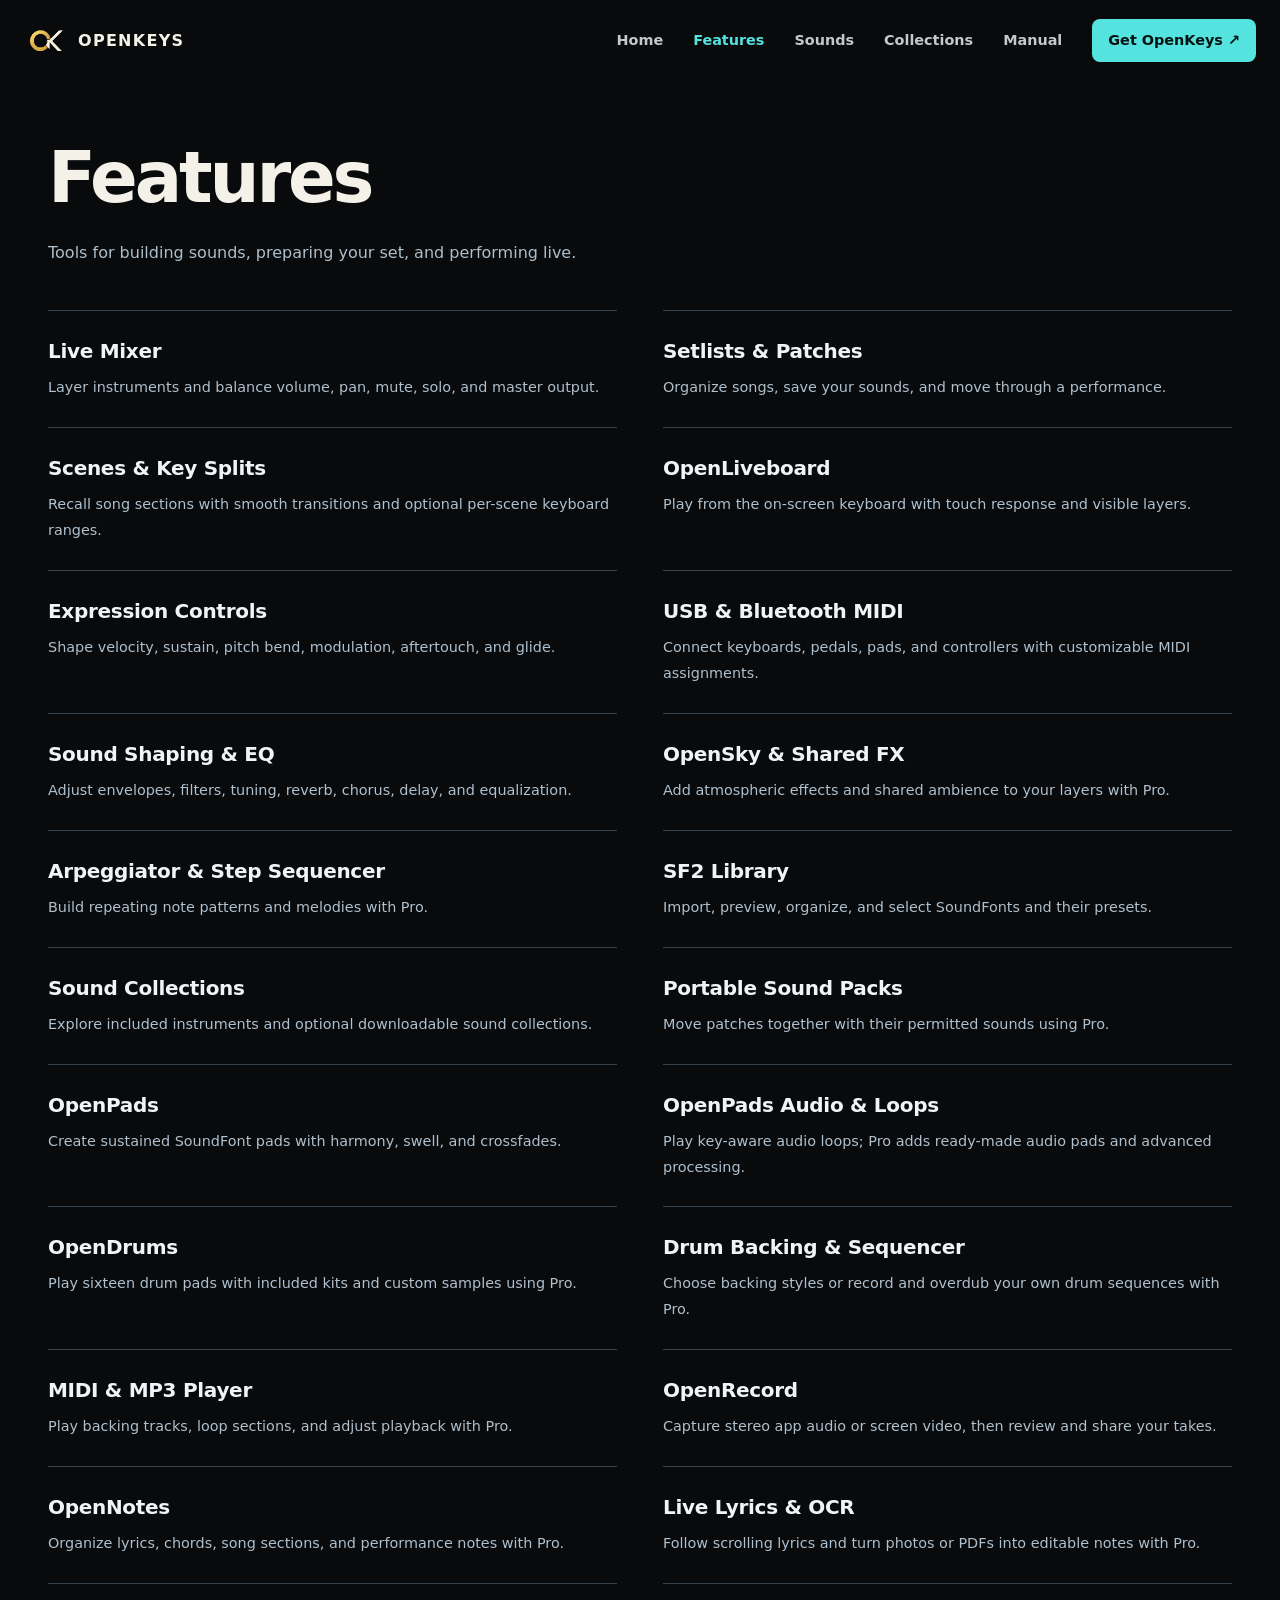
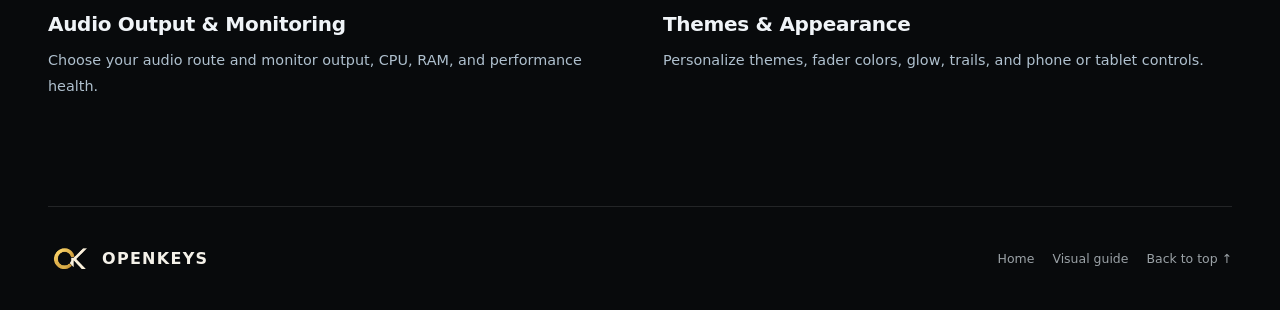
<file: output/openkeys-tutorial/features.html>
<!doctype html>
<html lang="en"><head><meta charset="utf-8"><meta name="viewport" content="width=device-width,initial-scale=1">
<meta name="theme-color" content="#07090b"><meta name="description" content="Explore OpenKeys v1.51: mixer, scenes, MIDI, OpenPads, OpenDrums, OpenNotes, player, and OpenRecord. A quick overview of the tools for live keyboard performance.">
<meta property="og:title" content="OpenKeys — Explore every feature"><meta property="og:description" content="Your instruments. Your set. Your next take. Explore the tools in the OpenKeys keyboard workspace for Android, iPhone, and iPad."><meta property="og:type" content="website"><meta property="og:url" content="https://openkeys.pro/features.html">
<link rel="canonical" href="https://openkeys.pro/features.html"><link rel="icon" href="assets/openkeys-logo.png">
<link rel="stylesheet" href="assets/css/landing.css"><link rel="stylesheet" href="assets/css/features.css?v=151-brief"><link rel="stylesheet" href="assets/css/collections.css?v=1">
<script src="assets/js/landing.js?v=collections1" defer></script>
<title>OpenKeys features — Mixer, drums, recording &amp; more</title></head>
<body class="feature-reference"><a class="skip-link" href="#main">Skip to content</a>
<header class="site-header" data-header><a class="wordmark" href="index.html" aria-label="OpenKeys home"><img src="assets/openkeys-logo.png" alt=""><span>OPENKEYS</span></a>
<button class="nav-toggle" type="button" aria-expanded="false" aria-controls="site-nav">Menu</button><nav id="site-nav" class="site-nav" aria-label="Main navigation"><a href="index.html">Home</a><a href="features.html" aria-current="page">Features</a><a href="index.html#sounds">Sounds</a><a href="index.html#signature-collections">Collections</a><a href="manual.html">Manual</a><a class="nav-cta" href="https://play.google.com/store/apps/details?id=com.djh.openkeys" target="_blank" rel="noopener noreferrer">Get OpenKeys ↗</a></nav></header>
<main id="main"><section class="simple-features" id="top"><div class="simple-feature-heading" id="browse"><h1>Features</h1><p>Tools for building sounds, preparing your set, and performing live.</p></div><div class="simple-feature-grid"><article class="simple-feature" id="mixer"><span id="lite-tracks" class="feature-alias" aria-hidden="true"></span><h2>Live Mixer</h2><p>Layer instruments and balance volume, pan, mute, solo, and master output.</p></article><article class="simple-feature" id="patches"><h2>Setlists &amp; Patches</h2><p>Organize songs, save your sounds, and move through a performance.</p></article><article class="simple-feature" id="scenes"><h2>Scenes &amp; Key Splits</h2><p>Recall song sections with smooth transitions and optional per-scene keyboard ranges.</p></article><article class="simple-feature" id="keyboard"><h2>OpenLiveboard</h2><p>Play from the on-screen keyboard with touch response and visible layers.</p></article><article class="simple-feature" id="expression"><h2>Expression Controls</h2><p>Shape velocity, sustain, pitch bend, modulation, aftertouch, and glide.</p></article><article class="simple-feature" id="midi"><span id="mackie" class="feature-alias" aria-hidden="true"></span><h2>USB &amp; Bluetooth MIDI</h2><p>Connect keyboards, pedals, pads, and controllers with customizable MIDI assignments.</p></article><article class="simple-feature" id="sound-shaping"><span id="effects" class="feature-alias" aria-hidden="true"></span><h2>Sound Shaping &amp; EQ</h2><p>Adjust envelopes, filters, tuning, reverb, chorus, delay, and equalization.</p></article><article class="simple-feature" id="shared-fx"><h2>OpenSky &amp; Shared FX</h2><p>Add atmospheric effects and shared ambience to your layers with Pro.</p></article><article class="simple-feature" id="arpeggiator"><h2>Arpeggiator &amp; Step Sequencer</h2><p>Build repeating note patterns and melodies with Pro.</p></article><article class="simple-feature" id="soundfonts"><h2>SF2 Library</h2><p>Import, preview, organize, and select SoundFonts and their presets.</p></article><article class="simple-feature" id="collections"><span id="premium-collections" class="feature-alias" aria-hidden="true"></span><h2>Sound Collections</h2><p>Explore included instruments and optional downloadable sound collections.</p></article><article class="simple-feature" id="sound-packs"><h2>Portable Sound Packs</h2><p>Move patches together with their permitted sounds using Pro.</p></article><article class="simple-feature" id="pads"><h2>OpenPads</h2><p>Create sustained SoundFont pads with harmony, swell, and crossfades.</p></article><article class="simple-feature" id="pads-audio"><span id="audio-loops" class="feature-alias" aria-hidden="true"></span><h2>OpenPads Audio &amp; Loops</h2><p>Play key-aware audio loops; Pro adds ready-made audio pads and advanced processing.</p></article><article class="simple-feature" id="drums"><h2>OpenDrums</h2><p>Play sixteen drum pads with included kits and custom samples using Pro.</p></article><article class="simple-feature" id="drum-backing"><h2>Drum Backing &amp; Sequencer</h2><p>Choose backing styles or record and overdub your own drum sequences with Pro.</p></article><article class="simple-feature" id="player"><h2>MIDI &amp; MP3 Player</h2><p>Play backing tracks, loop sections, and adjust playback with Pro.</p></article><article class="simple-feature" id="recording"><span id="screen-recording" class="feature-alias" aria-hidden="true"></span><h2>OpenRecord</h2><p>Capture stereo app audio or screen video, then review and share your takes.</p></article><article class="simple-feature" id="notes"><h2>OpenNotes</h2><p>Organize lyrics, chords, song sections, and performance notes with Pro.</p></article><article class="simple-feature" id="notes-live"><h2>Live Lyrics &amp; OCR</h2><p>Follow scrolling lyrics and turn photos or PDFs into editable notes with Pro.</p></article><article class="simple-feature" id="audio"><span id="pitch-correction" class="feature-alias" aria-hidden="true"></span><h2>Audio Output &amp; Monitoring</h2><p>Choose your audio route and monitor output, CPU, RAM, and performance health.</p></article><article class="simple-feature" id="appearance"><span id="themes" class="feature-alias" aria-hidden="true"></span><h2>Themes &amp; Appearance</h2><p>Personalize themes, fader colors, glow, trails, and phone or tablet controls.</p></article></div></section></main><footer class="reference-footer"><a class="wordmark" href="index.html"><img src="assets/openkeys-logo.png" alt=""><span>OPENKEYS</span></a><nav aria-label="Footer"><a href="index.html">Home</a><a href="manual.html">Visual guide</a><a href="#top">Back to top ↑</a></nav></footer></body></html>
</file>
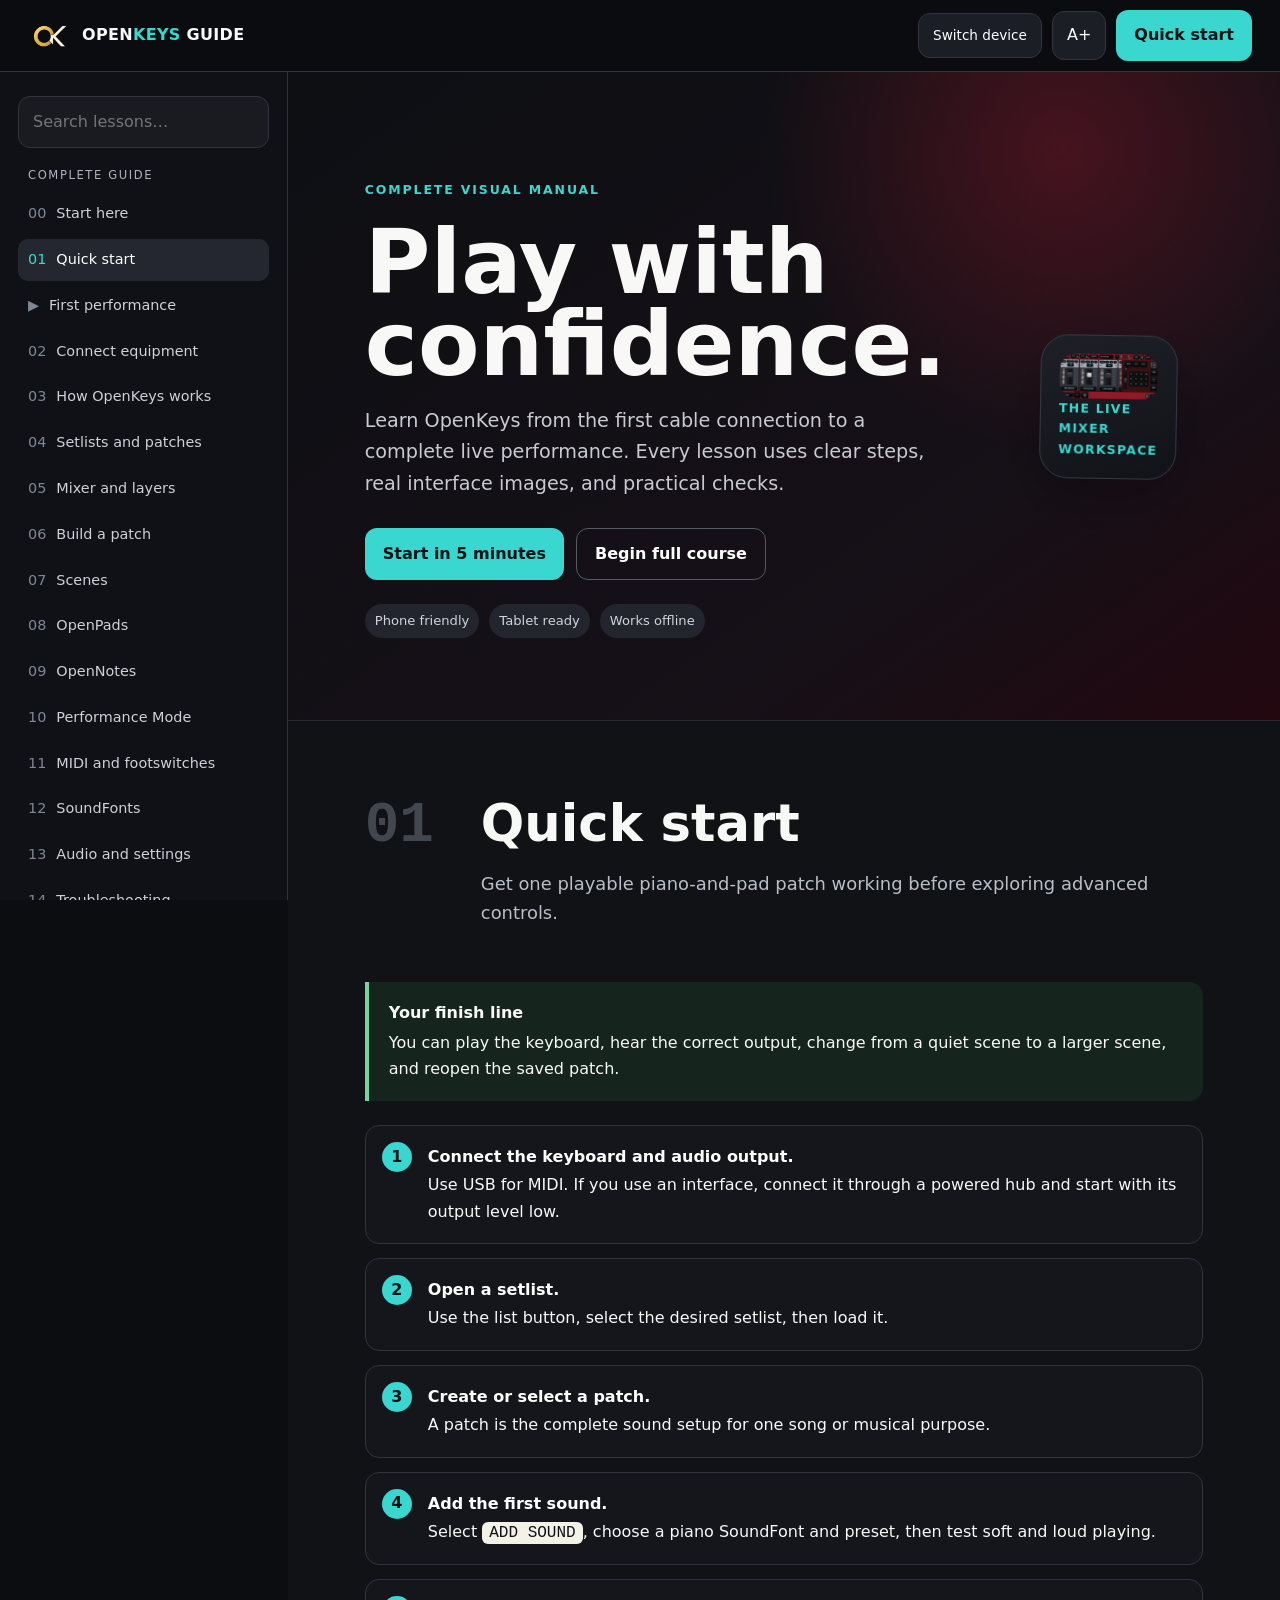
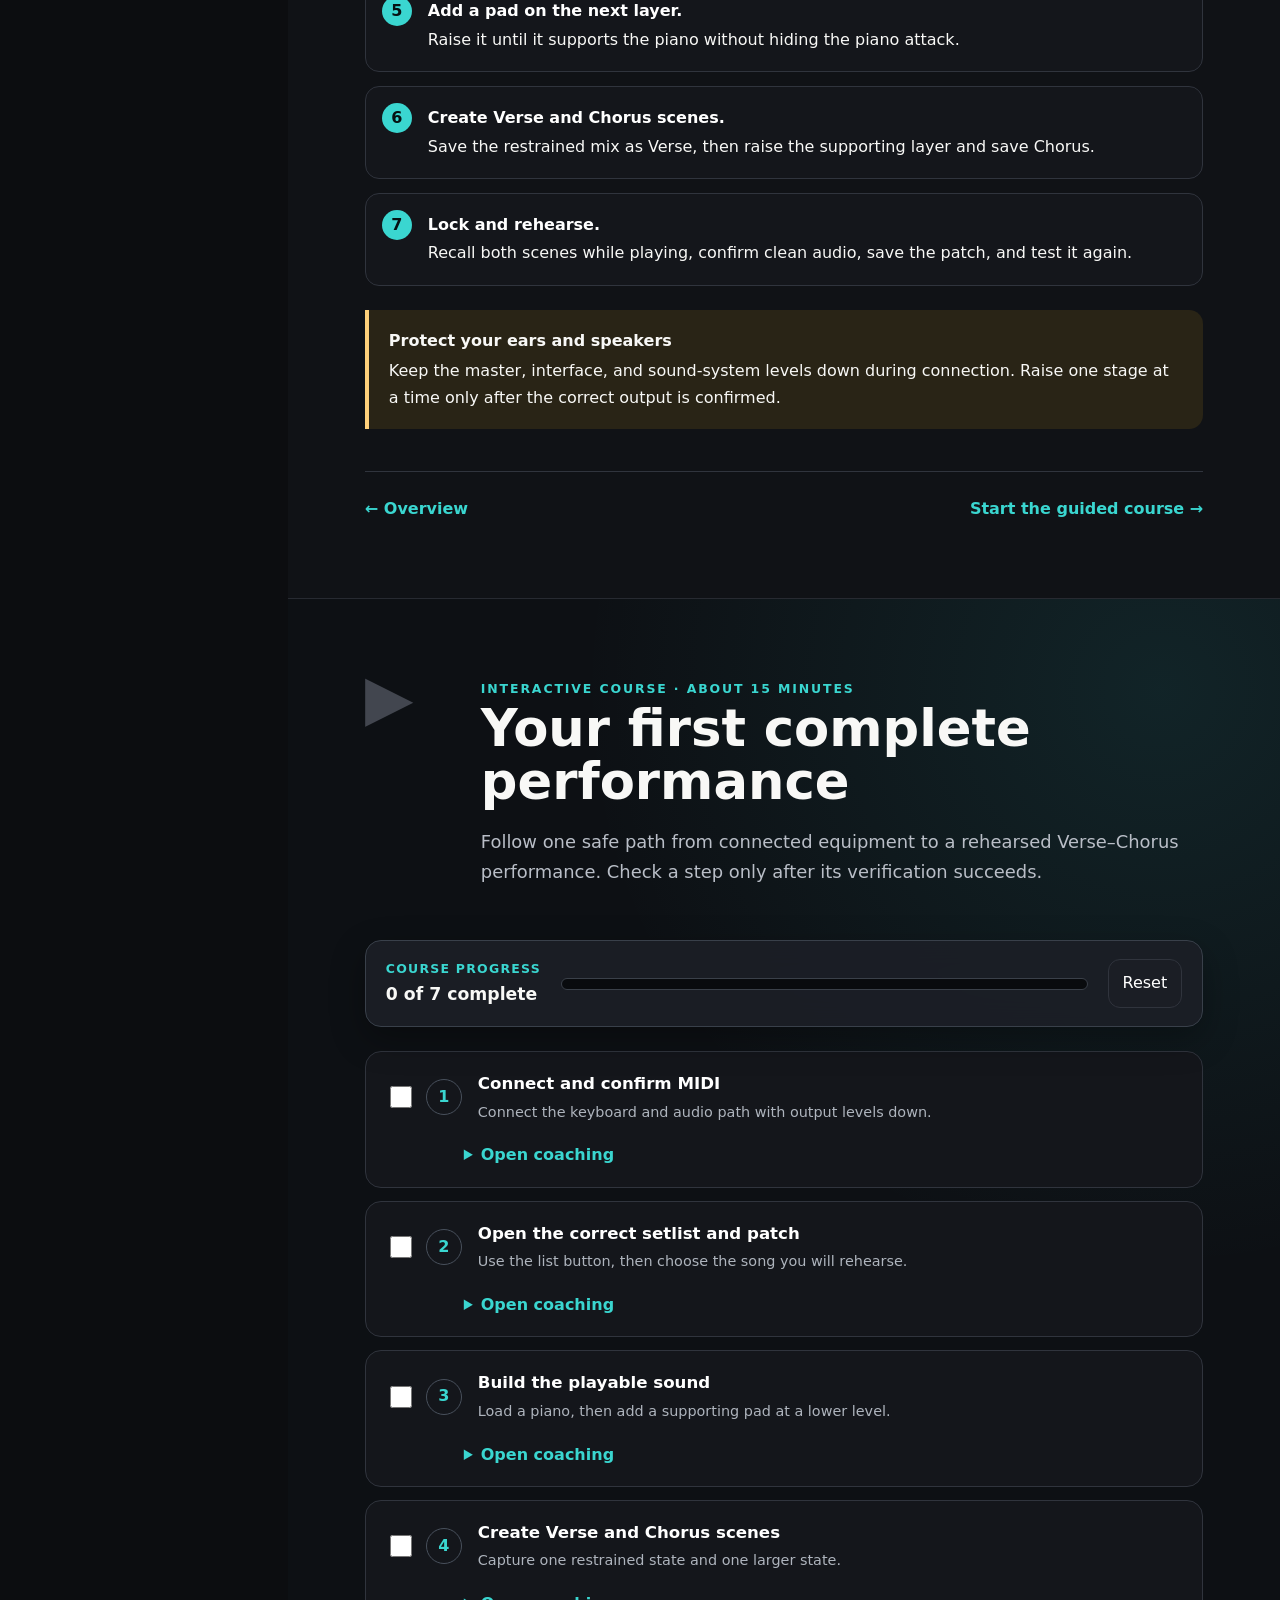
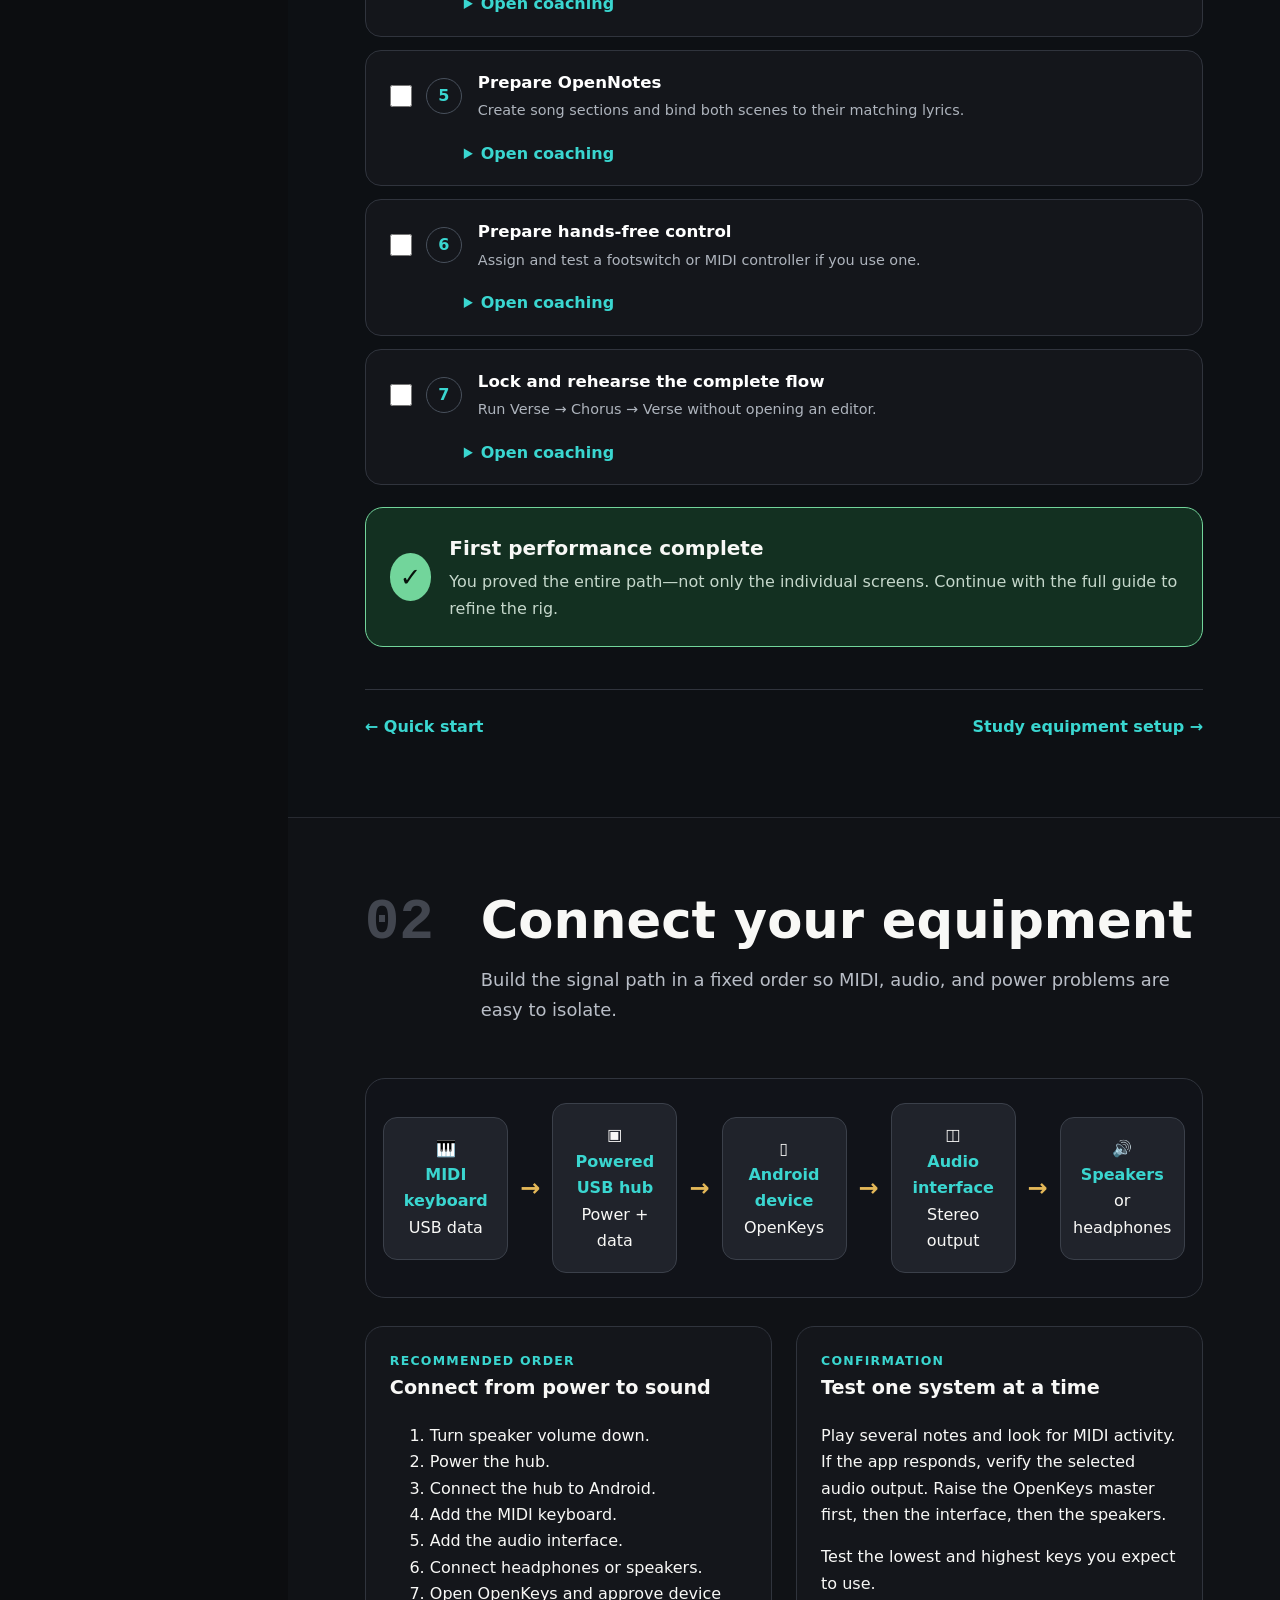
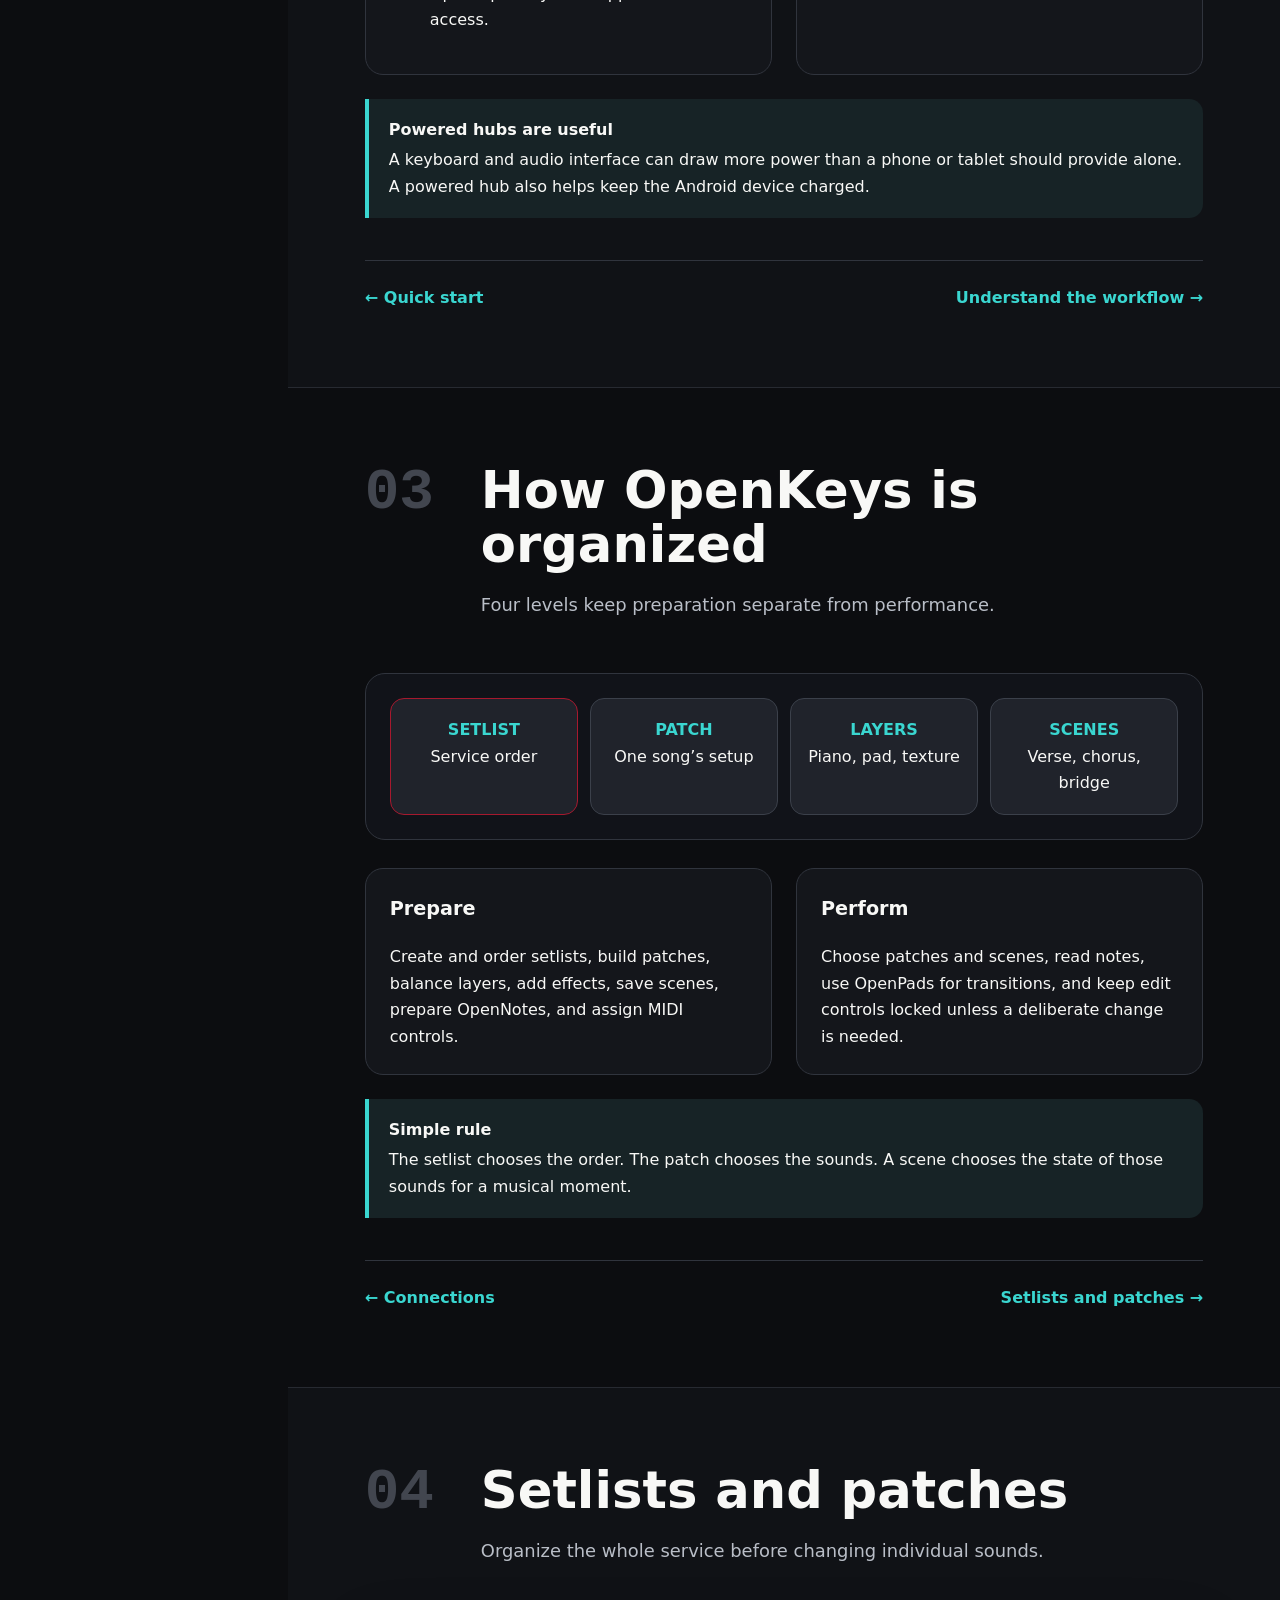
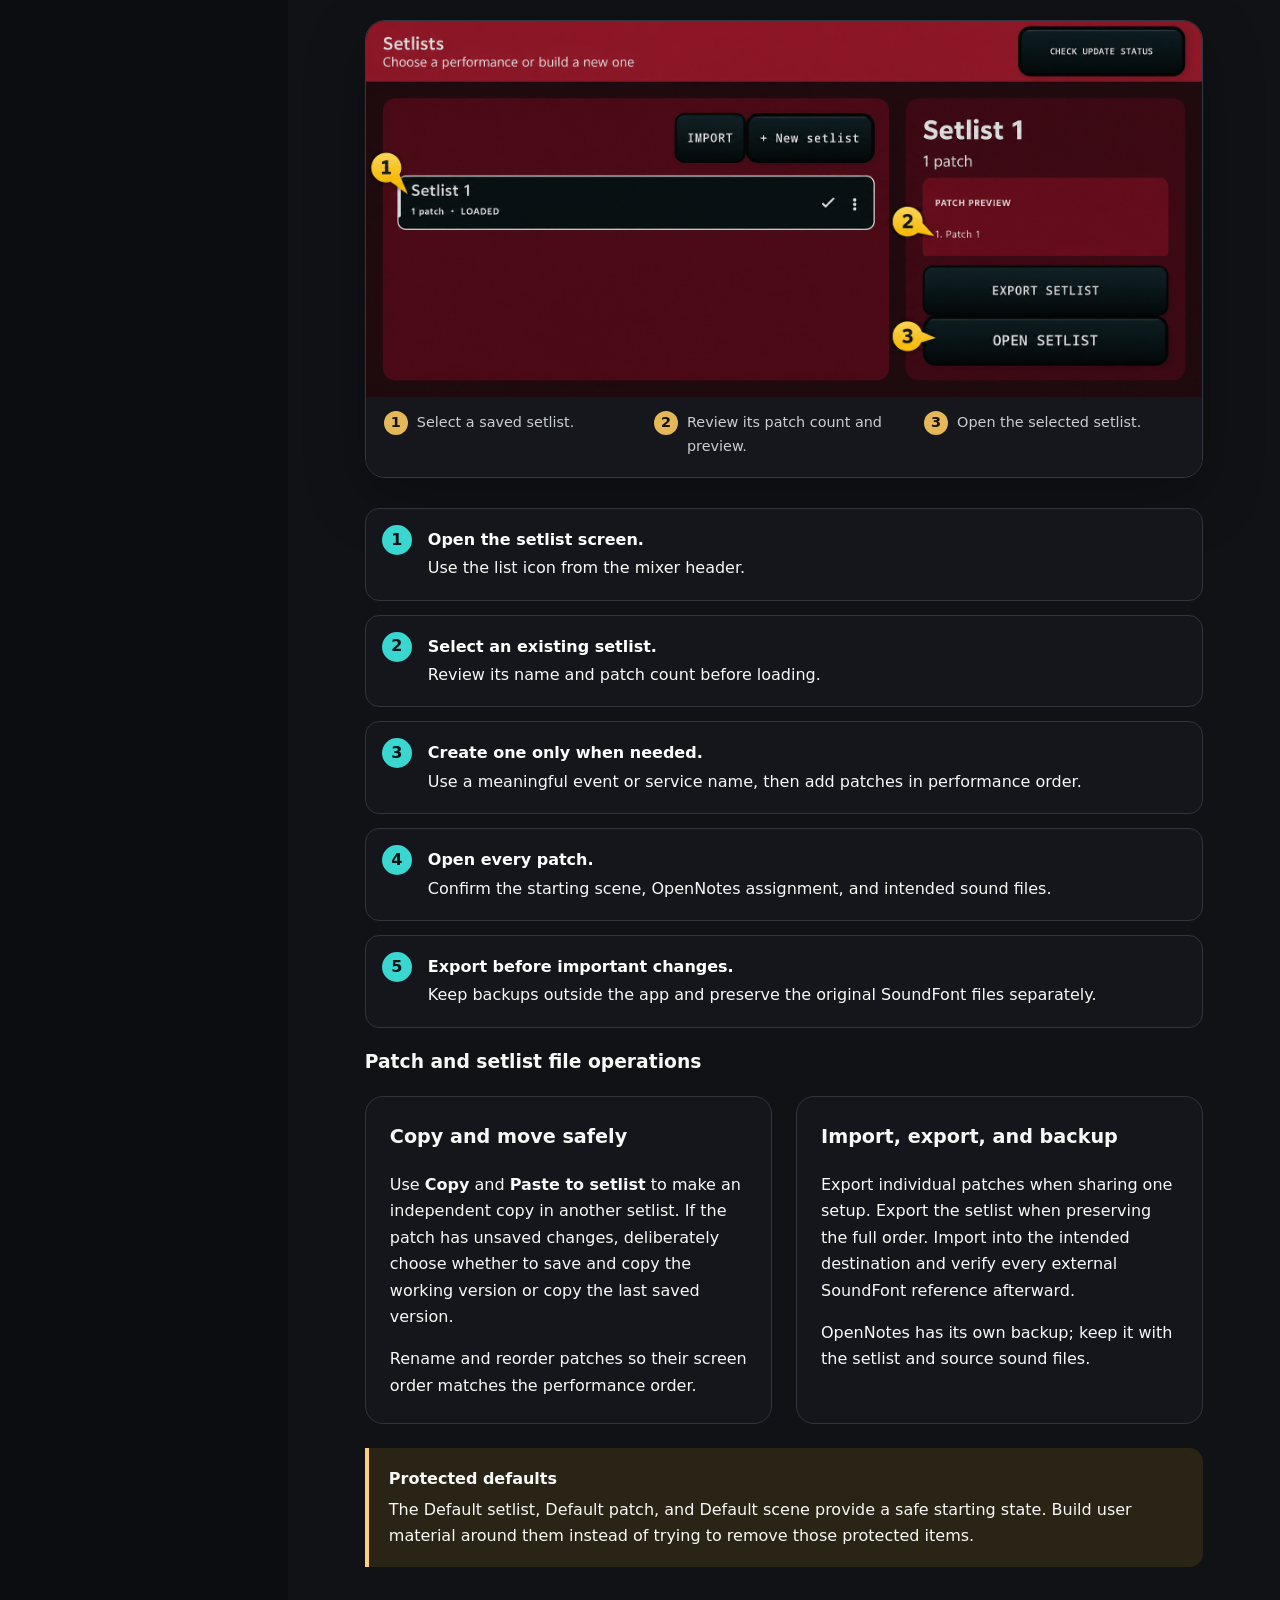
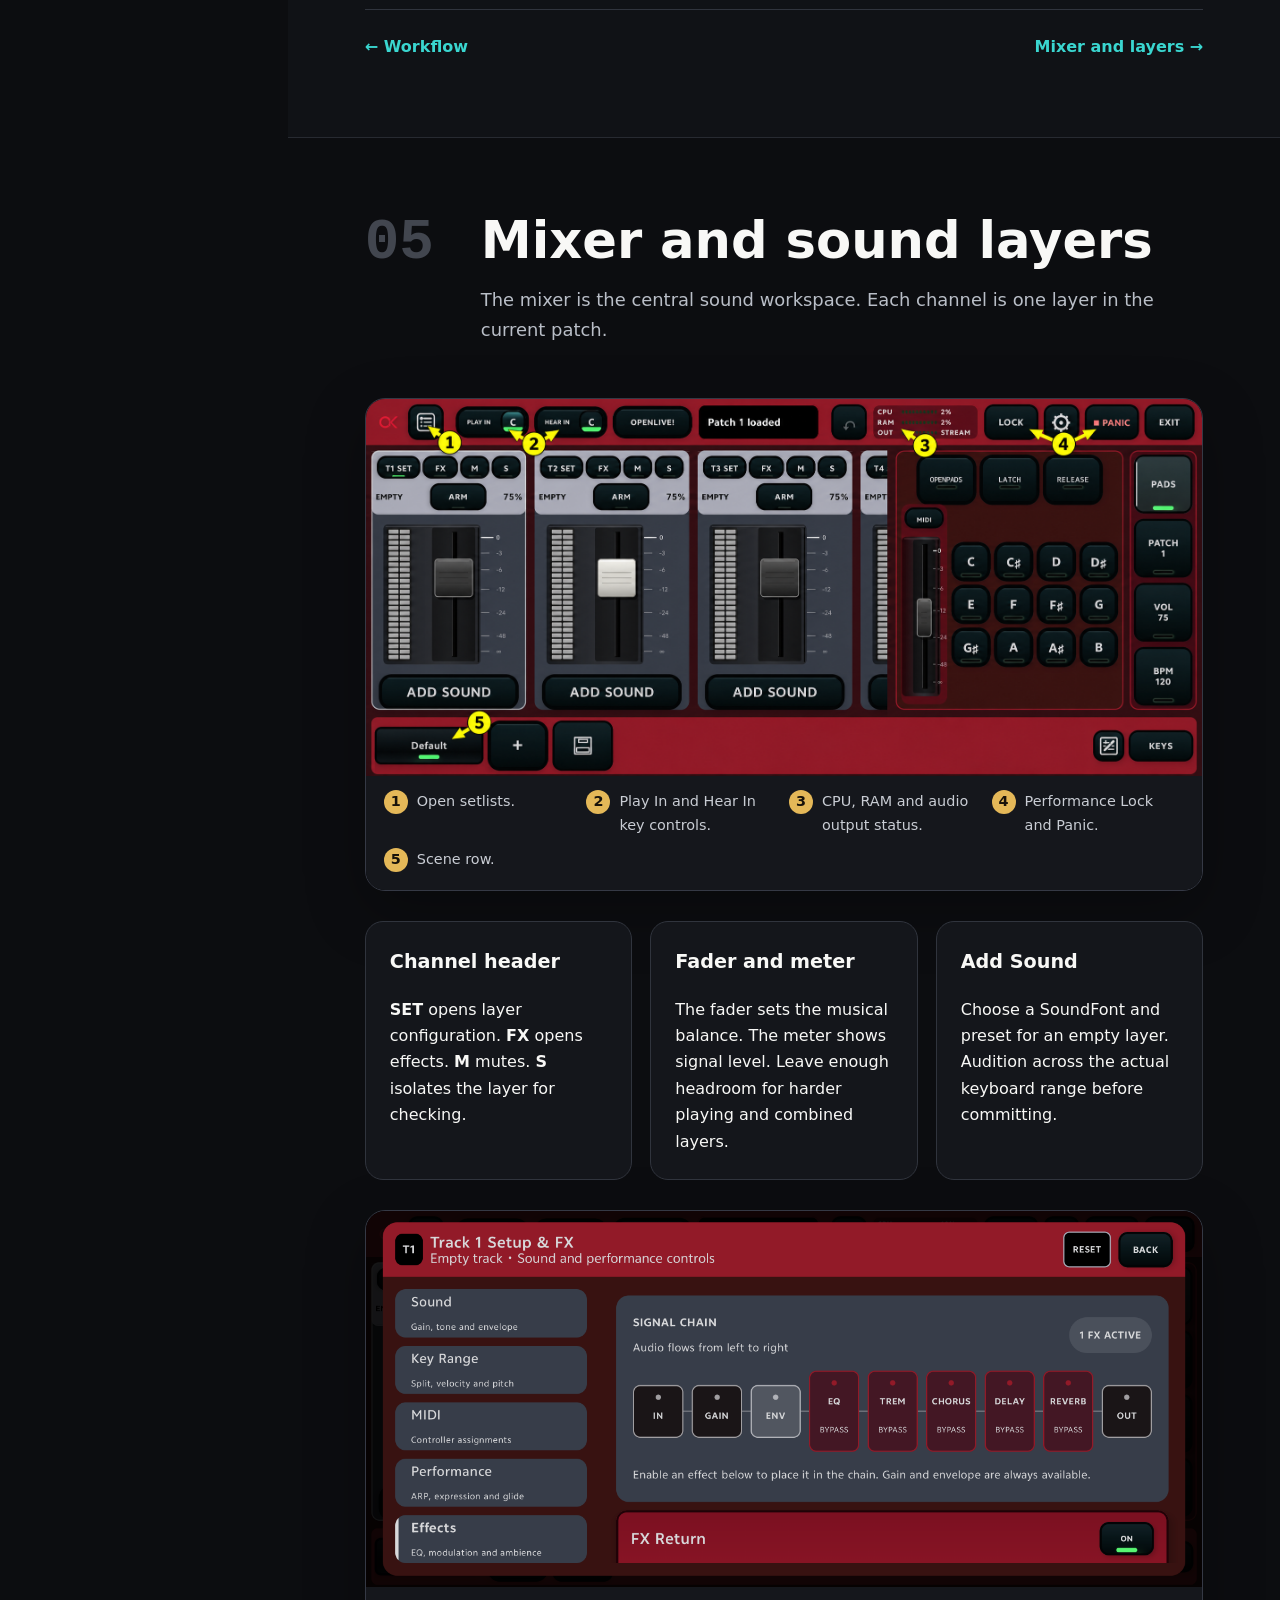
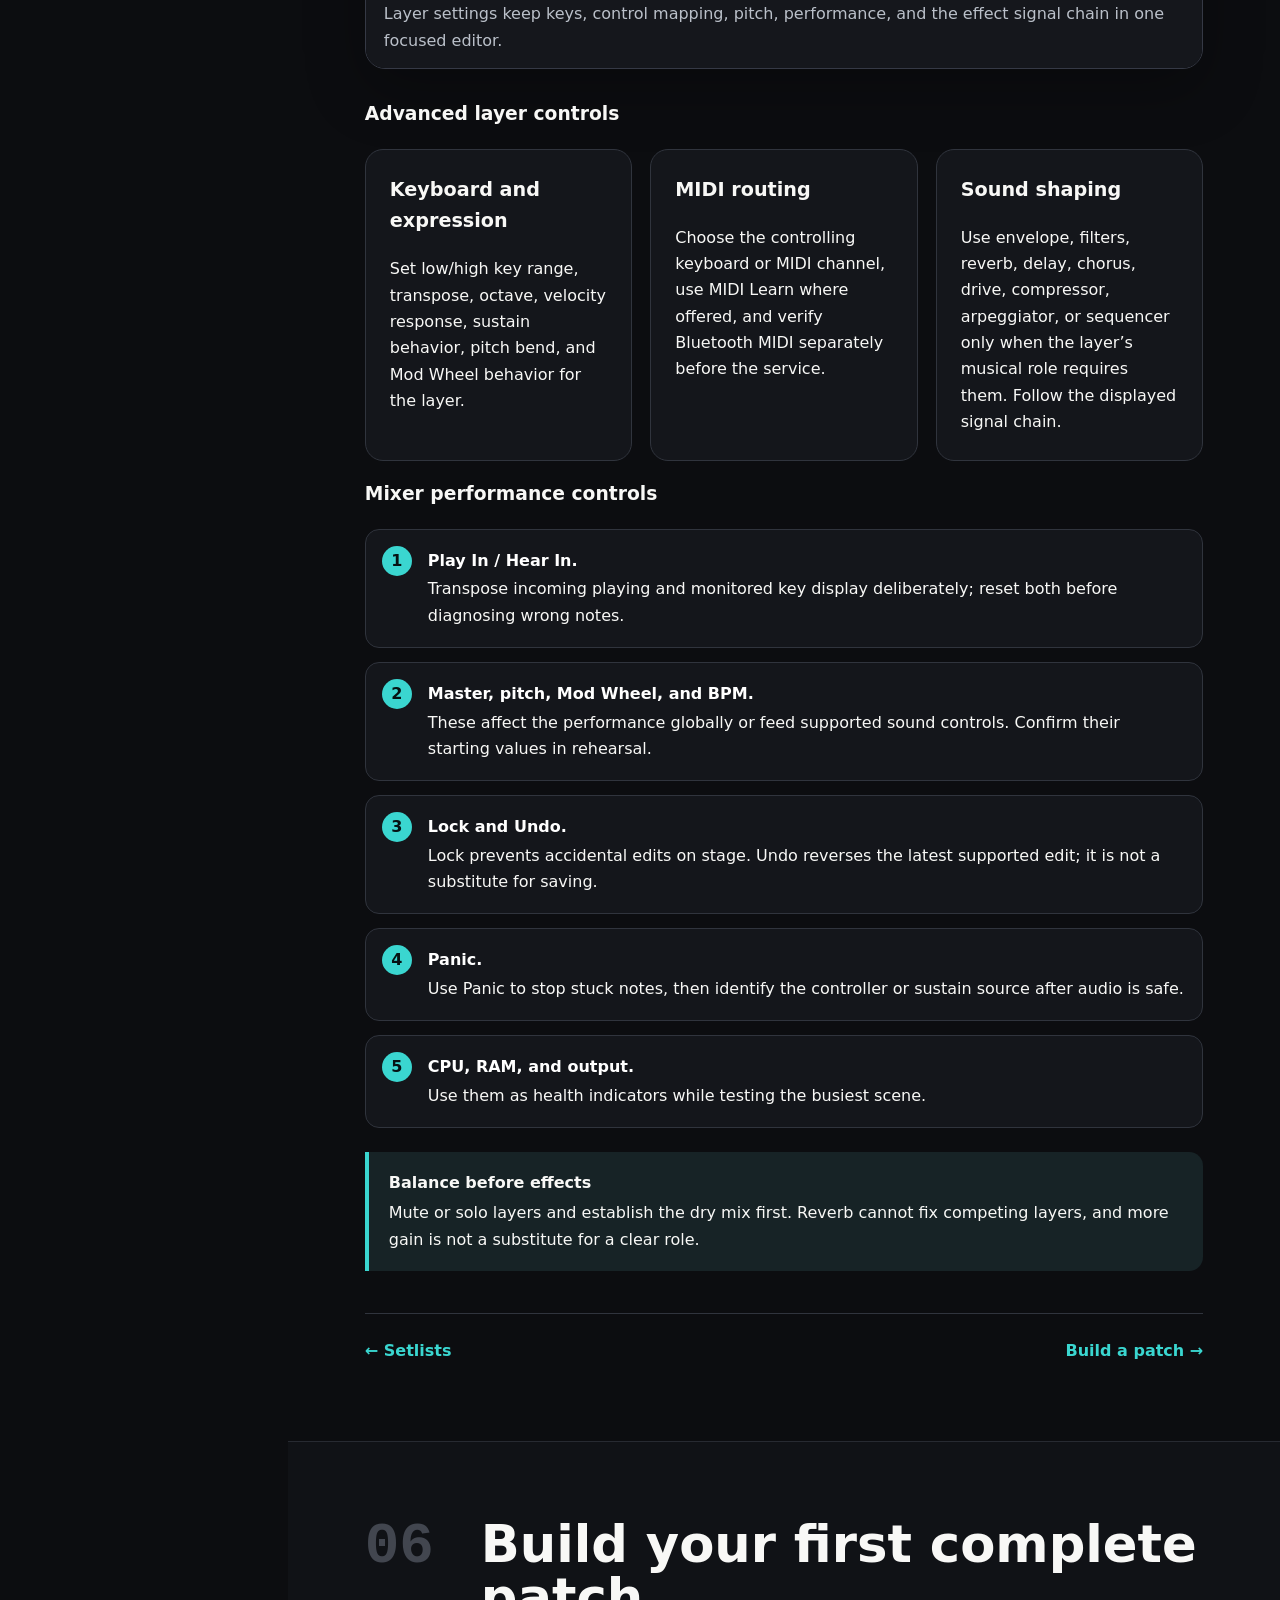
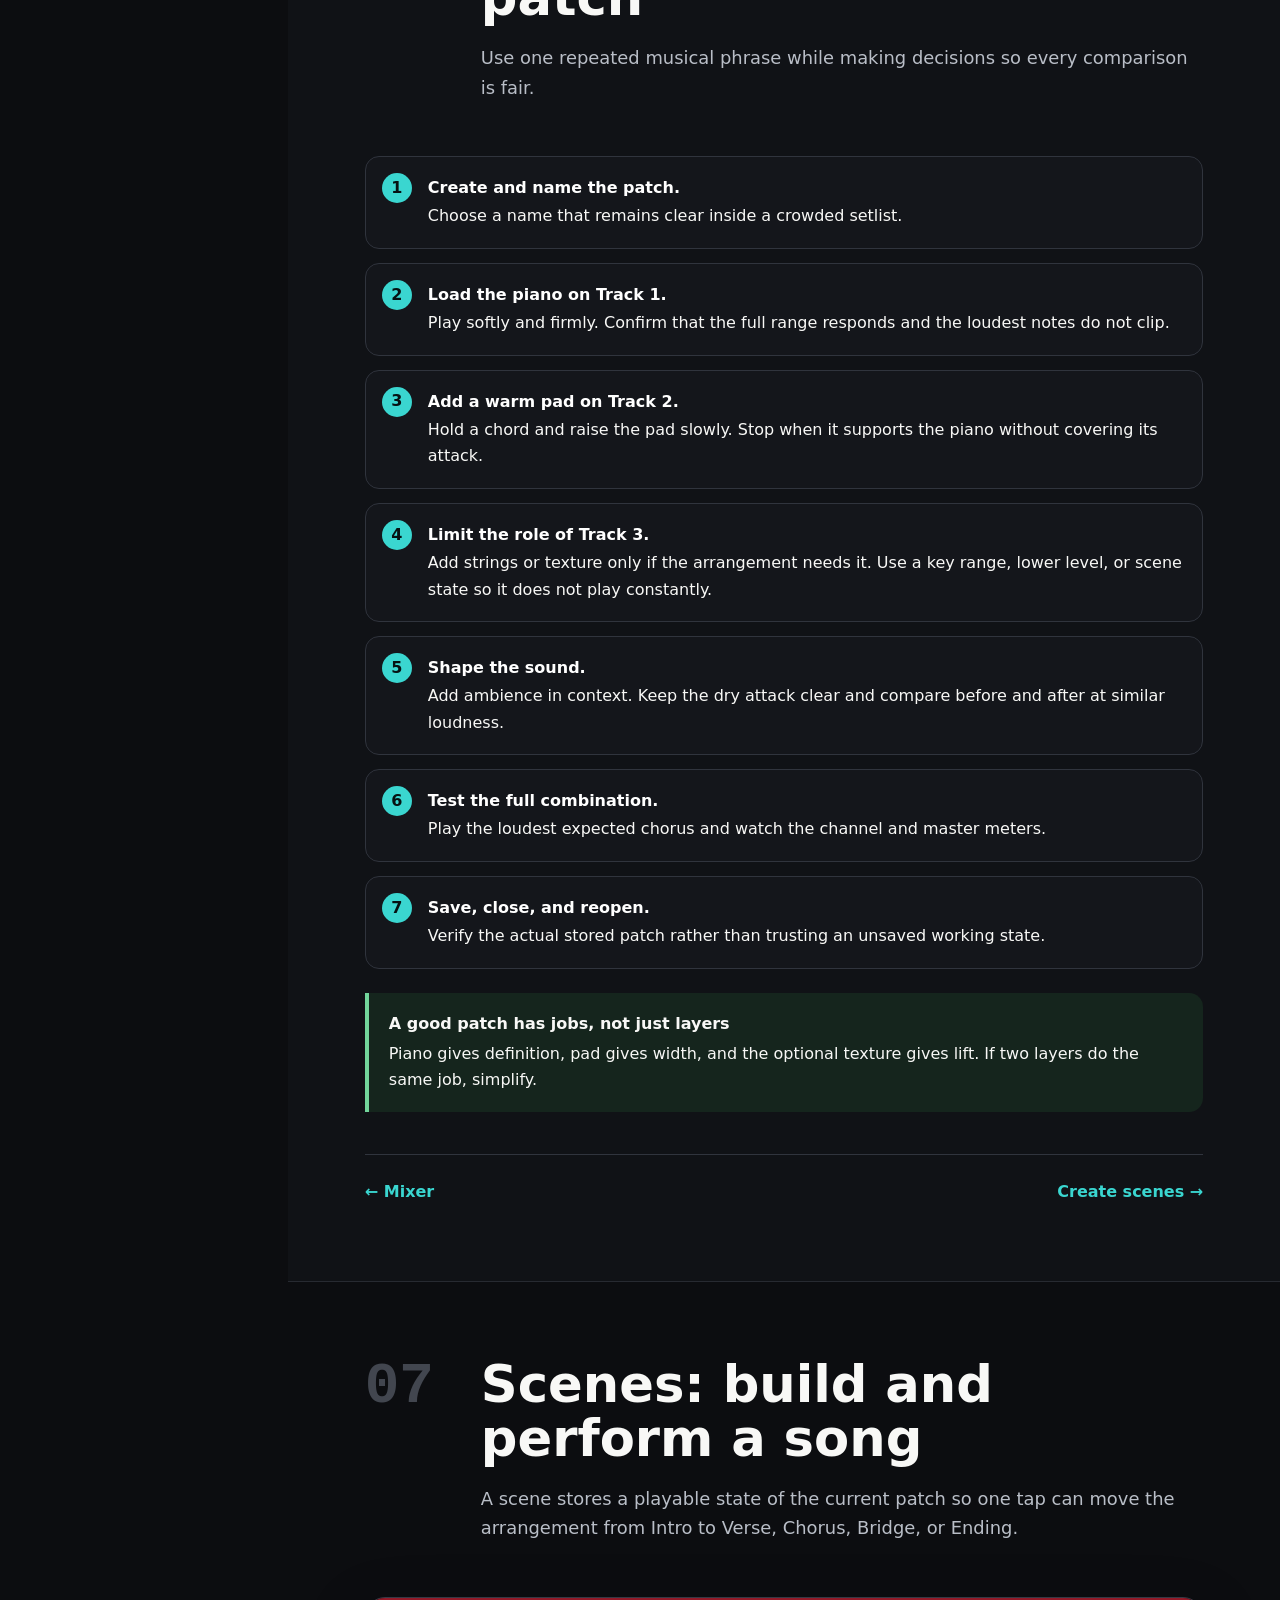
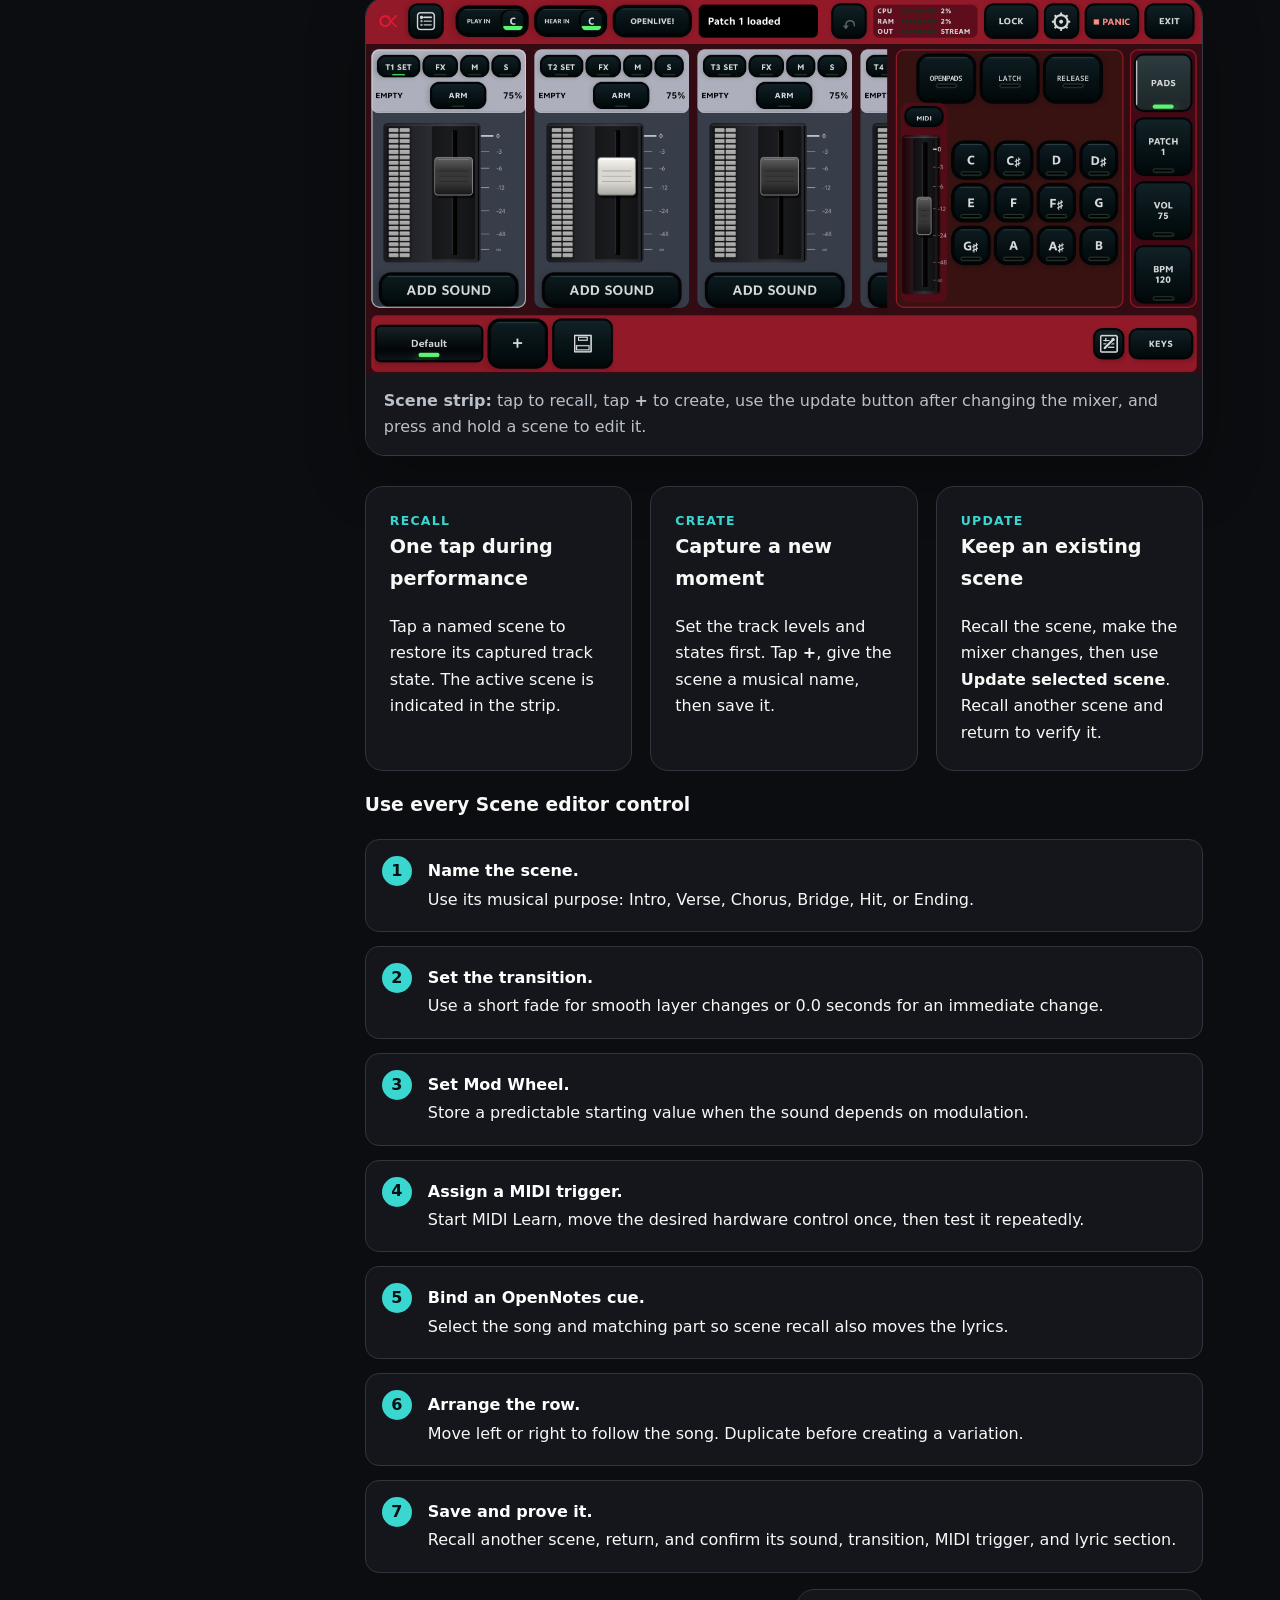
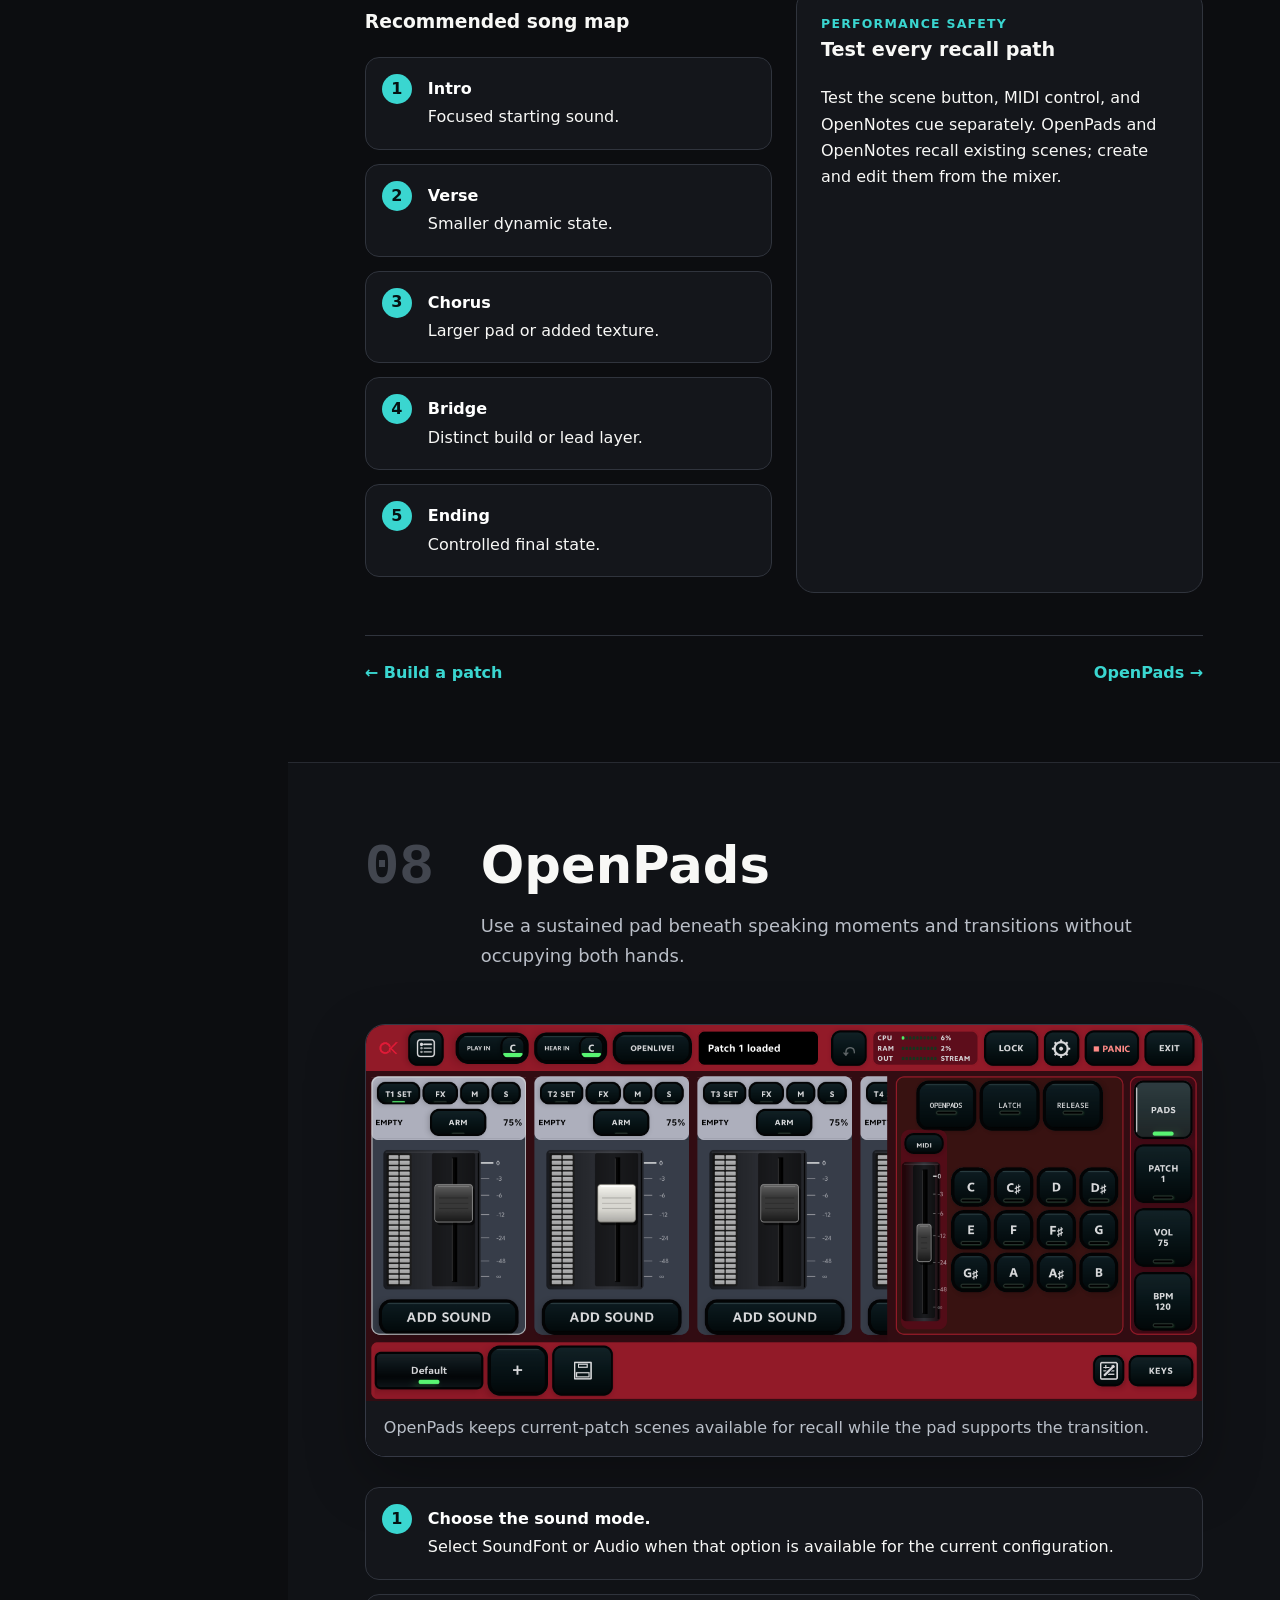
<file: output/openkeys-tutorial/guide.html>
<!doctype html><html lang="en"><head><meta charset="utf-8"><meta name="viewport" content="width=device-width,initial-scale=1"><meta name="description" content="Complete visual guide to setting up, building patches, creating scenes, and performing with OpenKeys."><title>OpenKeys Complete Visual Guide</title><link rel="stylesheet" href="assets/css/styles.css"></head><body>
<a class="skip" href="#start">Skip to tutorial</a>
<header class="topbar"><button class="menu-btn" aria-label="Open tutorial menu" aria-expanded="false">☰</button><div class="brand"><img src="assets/openkeys-logo.png" alt="OpenKeys logo"><div>OPEN<span>KEYS</span> GUIDE</div></div><div class="top-actions"><a class="icon-btn device-switch" href="manual.html" aria-label="Switch phone or tablet layout">Switch device</a><button class="icon-btn text-size" data-text aria-label="Increase text size">A+</button><a class="btn primary" href="#quick-start">Quick start</a></div><div class="progress" aria-hidden="true"></div></header>
<div class="layout"><aside class="sidebar"><input class="search" type="search" placeholder="Search lessons…" aria-label="Search tutorial lessons"><div class="nav-label">Complete guide</div><nav class="toc" aria-label="Tutorial chapters">
<a href="#start"><span>00</span>Start here</a><a href="#quick-start"><span>01</span>Quick start</a><a href="#first-performance"><span>▶</span>First performance</a><a href="#connect"><span>02</span>Connect equipment</a><a href="#workflow"><span>03</span>How OpenKeys works</a><a href="#setlists"><span>04</span>Setlists and patches</a><a href="#mixer"><span>05</span>Mixer and layers</a><a href="#build"><span>06</span>Build a patch</a><a href="#scenes"><span>07</span>Scenes</a><a href="#openpads"><span>08</span>OpenPads</a><a href="#opennotes"><span>09</span>OpenNotes</a><a href="#performance"><span>10</span>Performance Mode</a><a href="#midi"><span>11</span>MIDI and footswitches</a><a href="#soundfonts"><span>12</span>SoundFonts</a><a href="#settings"><span>13</span>Audio and settings</a><a href="#troubleshooting"><span>14</span>Troubleshooting</a><a href="#preflight"><span>15</span>Live preflight</a>
</nav></aside><main>
<section class="hero" id="start"><div class="hero-inner"><div><span class="eyebrow">Complete visual manual</span><h1>Play with confidence.</h1><p>Learn OpenKeys from the first cable connection to a complete live performance. Every lesson uses clear steps, real interface images, and practical checks.</p><div class="hero-actions"><a class="btn primary" href="#quick-start">Start in 5 minutes</a><a class="btn secondary" href="#connect">Begin full course</a></div><div class="meta"><span class="pill">Phone friendly</span><span class="pill">Tablet ready</span><span class="pill">Works offline</span></div></div><figure class="hero-card"><img src="assets/screenshots/current-mixer.png" alt="OpenKeys mixer on the connected Android device"><figcaption class="kicker">The live mixer workspace</figcaption></figure></div></section>

<section class="chapter" id="quick-start"><div class="chapter-inner"><header class="chapter-head"><div class="chapter-no">01</div><div><h2>Quick start</h2><p class="lead">Get one playable piano-and-pad patch working before exploring advanced controls.</p></div></header>
<div class="success"><strong>Your finish line</strong>You can play the keyboard, hear the correct output, change from a quiet scene to a larger scene, and reopen the saved patch.</div>
<ol class="steps"><li><strong>Connect the keyboard and audio output.</strong>Use USB for MIDI. If you use an interface, connect it through a powered hub and start with its output level low.</li><li><strong>Open a setlist.</strong>Use the list button, select the desired setlist, then load it.</li><li><strong>Create or select a patch.</strong>A patch is the complete sound setup for one song or musical purpose.</li><li><strong>Add the first sound.</strong>Select <span class="key">ADD SOUND</span>, choose a piano SoundFont and preset, then test soft and loud playing.</li><li><strong>Add a pad on the next layer.</strong>Raise it until it supports the piano without hiding the piano attack.</li><li><strong>Create Verse and Chorus scenes.</strong>Save the restrained mix as Verse, then raise the supporting layer and save Chorus.</li><li><strong>Lock and rehearse.</strong>Recall both scenes while playing, confirm clean audio, save the patch, and test it again.</li></ol>
<div class="warning"><strong>Protect your ears and speakers</strong>Keep the master, interface, and sound-system levels down during connection. Raise one stage at a time only after the correct output is confirmed.</div>
<div class="next"><a href="#start">← Overview</a><a href="#first-performance">Start the guided course →</a></div></div></section>

<section class="chapter course" id="first-performance"><div class="chapter-inner"><header class="chapter-head"><div class="chapter-no">▶</div><div><span class="eyebrow">Interactive course · about 15 minutes</span><h2>Your first complete performance</h2><p class="lead">Follow one safe path from connected equipment to a rehearsed Verse–Chorus performance. Check a step only after its verification succeeds.</p></div></header>
<div class="course-dashboard" aria-live="polite"><div><span class="kicker">Course progress</span><strong data-course-status>0 of 7 complete</strong></div><div class="course-meter" role="progressbar" aria-label="First performance course progress" aria-valuemin="0" aria-valuemax="7" aria-valuenow="0"><span data-course-meter></span></div><button class="icon-btn course-reset" type="button">Reset</button></div>
<div class="course-steps">
<article class="course-step"><label><input type="checkbox" data-course-step><span class="course-index">1</span><span><b>Connect and confirm MIDI</b><small>Connect the keyboard and audio path with output levels down.</small></span></label><details><summary>Open coaching</summary><ol><li>Power the hub, then connect Android, MIDI keyboard, and audio interface.</li><li>Approve Android USB access if prompted.</li><li>Play several notes and confirm MIDI activity before raising output.</li></ol><p class="verify"><b>Verify:</b> soft and hard notes both register, with no stuck notes.</p></details></article>
<article class="course-step"><label><input type="checkbox" data-course-step><span class="course-index">2</span><span><b>Open the correct setlist and patch</b><small>Use the list button, then choose the song you will rehearse.</small></span></label><details><summary>Open coaching</summary><ol><li>Open Setlists and select the intended setlist.</li><li>Review its patch list and load the correct patch.</li><li>Confirm the patch name in the mixer header.</li></ol><p class="verify"><b>Verify:</b> leaving and reopening the setlist returns to the intended patch.</p></details></article>
<article class="course-step"><label><input type="checkbox" data-course-step><span class="course-index">3</span><span><b>Build the playable sound</b><small>Load a piano, then add a supporting pad at a lower level.</small></span></label><details><summary>Open coaching</summary><ol><li>Tap <b>Add Sound</b> on Track 1 and load a piano preset.</li><li>Add a pad on Track 2.</li><li>Balance dry levels before adding effects; test the lowest and highest required notes.</li></ol><p class="verify"><b>Verify:</b> the piano remains clear and the combined loudest playing does not clip.</p></details></article>
<article class="course-step"><label><input type="checkbox" data-course-step><span class="course-index">4</span><span><b>Create Verse and Chorus scenes</b><small>Capture one restrained state and one larger state.</small></span></label><details><summary>Open coaching</summary><ol><li>Set the quiet Verse balance and tap <b>+</b> to save a Verse scene.</li><li>Raise or add the supporting layer and save a Chorus scene.</li><li>Recall Verse, Chorus, then Verse again.</li></ol><p class="verify"><b>Verify:</b> every recall restores the expected levels and active layers.</p></details></article>
<article class="course-step"><label><input type="checkbox" data-course-step><span class="course-index">5</span><span><b>Prepare OpenNotes</b><small>Create song sections and bind both scenes to their matching lyrics.</small></span></label><details><summary>Open coaching</summary><ol><li>Create or select a song containing <b>[Verse]</b> and <b>[Chorus]</b> sections.</li><li>Hold the Verse scene, select the song and Verse part, then save.</li><li>Repeat for Chorus.</li></ol><p class="verify"><b>Verify:</b> recalling each scene changes both the sound and visible lyric section.</p></details></article>
<article class="course-step"><label><input type="checkbox" data-course-step><span class="course-index">6</span><span><b>Prepare hands-free control</b><small>Assign and test a footswitch or MIDI controller if you use one.</small></span></label><details><summary>Open coaching</summary><ol><li>Start MIDI Learn on the scene or OpenNotes action.</li><li>Press the intended physical control once.</li><li>Check that the message is not assigned to an unwanted action.</li></ol><p class="verify"><b>Verify:</b> five presses cause exactly one intended change each. Without a controller, verify the on-screen scene buttons.</p></details></article>
<article class="course-step"><label><input type="checkbox" data-course-step><span class="course-index">7</span><span><b>Lock and rehearse the complete flow</b><small>Run Verse → Chorus → Verse without opening an editor.</small></span></label><details><summary>Open coaching</summary><ol><li>Set safe master volume and confirm the correct output.</li><li>Enter OpenNotes Performance Mode and lock editing controls.</li><li>Perform the transition sequence while watching audio health.</li><li>Save, close, reopen, and repeat once.</li></ol><p class="verify"><b>Verify:</b> sound, scene highlight, lyrics, MIDI control, CPU, and audio remain correct after reopening.</p></details></article>
</div>
<div class="course-finish" data-course-finish hidden><span>✓</span><div><strong>First performance complete</strong><p>You proved the entire path—not only the individual screens. Continue with the full guide to refine the rig.</p></div></div>
<div class="next"><a href="#quick-start">← Quick start</a><a href="#connect">Study equipment setup →</a></div></div></section>

<section class="chapter" id="connect"><div class="chapter-inner"><header class="chapter-head"><div class="chapter-no">02</div><div><h2>Connect your equipment</h2><p class="lead">Build the signal path in a fixed order so MIDI, audio, and power problems are easy to isolate.</p></div></header>
<div class="diagram" role="img" aria-label="Connection diagram from keyboard to Android device and audio interface"><div class="flow"><div class="device">🎹<b>MIDI keyboard</b>USB data</div><div class="arrow">→</div><div class="device">▣<b>Powered USB hub</b>Power + data</div><div class="arrow">→</div><div class="device">▯<b>Android device</b>OpenKeys</div><div class="arrow">→</div><div class="device">◫<b>Audio interface</b>Stereo output</div><div class="arrow">→</div><div class="device">🔊<b>Speakers</b>or headphones</div></div></div>
<div class="grid2"><div class="card"><span class="kicker">Recommended order</span><h3>Connect from power to sound</h3><ol><li>Turn speaker volume down.</li><li>Power the hub.</li><li>Connect the hub to Android.</li><li>Add the MIDI keyboard.</li><li>Add the audio interface.</li><li>Connect headphones or speakers.</li><li>Open OpenKeys and approve device access.</li></ol></div><div class="card"><span class="kicker">Confirmation</span><h3>Test one system at a time</h3><p>Play several notes and look for MIDI activity. If the app responds, verify the selected audio output. Raise the OpenKeys master first, then the interface, then the speakers.</p><p>Test the lowest and highest keys you expect to use.</p></div></div>
<div class="note"><strong>Powered hubs are useful</strong>A keyboard and audio interface can draw more power than a phone or tablet should provide alone. A powered hub also helps keep the Android device charged.</div>
<div class="next"><a href="#quick-start">← Quick start</a><a href="#workflow">Understand the workflow →</a></div></div></section>

<section class="chapter" id="workflow"><div class="chapter-inner"><header class="chapter-head"><div class="chapter-no">03</div><div><h2>How OpenKeys is organized</h2><p class="lead">Four levels keep preparation separate from performance.</p></div></header>
<div class="diagram"><div class="hierarchy"><div class="device"><b>SETLIST</b>Service order</div><div class="device"><b>PATCH</b>One song’s setup</div><div class="device"><b>LAYERS</b>Piano, pad, texture</div><div class="device"><b>SCENES</b>Verse, chorus, bridge</div></div></div>
<div class="grid2"><div class="card"><h3>Prepare</h3><p>Create and order setlists, build patches, balance layers, add effects, save scenes, prepare OpenNotes, and assign MIDI controls.</p></div><div class="card"><h3>Perform</h3><p>Choose patches and scenes, read notes, use OpenPads for transitions, and keep edit controls locked unless a deliberate change is needed.</p></div></div>
<p class="note"><strong>Simple rule</strong>The setlist chooses the order. The patch chooses the sounds. A scene chooses the state of those sounds for a musical moment.</p>
<div class="next"><a href="#connect">← Connections</a><a href="#setlists">Setlists and patches →</a></div></div></section>

<section class="chapter" id="setlists"><div class="chapter-inner"><header class="chapter-head"><div class="chapter-no">04</div><div><h2>Setlists and patches</h2><p class="lead">Organize the whole service before changing individual sounds.</p></div></header>
<figure class="figure"><img src="assets/screenshots/setlist-home-annotated.png" alt="Current Setlists screen with fixed numbered markers"><div class="legend"><div><b>1</b>Select a saved setlist.</div><div><b>2</b>Review its patch count and preview.</div><div><b>3</b>Open the selected setlist.</div></div></figure>
<ol class="steps"><li><strong>Open the setlist screen.</strong>Use the list icon from the mixer header.</li><li><strong>Select an existing setlist.</strong>Review its name and patch count before loading.</li><li><strong>Create one only when needed.</strong>Use a meaningful event or service name, then add patches in performance order.</li><li><strong>Open every patch.</strong>Confirm the starting scene, OpenNotes assignment, and intended sound files.</li><li><strong>Export before important changes.</strong>Keep backups outside the app and preserve the original SoundFont files separately.</li></ol>
<h3>Patch and setlist file operations</h3><div class="grid2"><div class="card"><h3>Copy and move safely</h3><p>Use <b>Copy</b> and <b>Paste to setlist</b> to make an independent copy in another setlist. If the patch has unsaved changes, deliberately choose whether to save and copy the working version or copy the last saved version.</p><p>Rename and reorder patches so their screen order matches the performance order.</p></div><div class="card"><h3>Import, export, and backup</h3><p>Export individual patches when sharing one setup. Export the setlist when preserving the full order. Import into the intended destination and verify every external SoundFont reference afterward.</p><p>OpenNotes has its own backup; keep it with the setlist and source sound files.</p></div></div>
<div class="warning"><strong>Protected defaults</strong>The Default setlist, Default patch, and Default scene provide a safe starting state. Build user material around them instead of trying to remove those protected items.</div>
<div class="next"><a href="#workflow">← Workflow</a><a href="#mixer">Mixer and layers →</a></div></div></section>

<section class="chapter" id="mixer"><div class="chapter-inner"><header class="chapter-head"><div class="chapter-no">05</div><div><h2>Mixer and sound layers</h2><p class="lead">The mixer is the central sound workspace. Each channel is one layer in the current patch.</p></div></header>
<figure class="figure"><img src="assets/screenshots/current-mixer-annotated.png" alt="Current OpenKeys mixer with fixed numbered markers"><div class="legend"><div><b>1</b>Open setlists.</div><div><b>2</b>Play In and Hear In key controls.</div><div><b>3</b>CPU, RAM and audio output status.</div><div><b>4</b>Performance Lock and Panic.</div><div><b>5</b>Scene row.</div></div></figure>
<div class="grid3"><div class="card"><h3>Channel header</h3><p><strong>SET</strong> opens layer configuration. <strong>FX</strong> opens effects. <strong>M</strong> mutes. <strong>S</strong> isolates the layer for checking.</p></div><div class="card"><h3>Fader and meter</h3><p>The fader sets the musical balance. The meter shows signal level. Leave enough headroom for harder playing and combined layers.</p></div><div class="card"><h3>Add Sound</h3><p>Choose a SoundFont and preset for an empty layer. Audition across the actual keyboard range before committing.</p></div></div>
<figure class="figure"><img src="assets/screenshots/layer-effects.png" alt="Layer Sound and Effects screen showing the signal chain"><figcaption>Layer settings keep keys, control mapping, pitch, performance, and the effect signal chain in one focused editor.</figcaption></figure>
<h3>Advanced layer controls</h3><div class="grid3"><div class="card"><h3>Keyboard and expression</h3><p>Set low/high key range, transpose, octave, velocity response, sustain behavior, pitch bend, and Mod Wheel behavior for the layer.</p></div><div class="card"><h3>MIDI routing</h3><p>Choose the controlling keyboard or MIDI channel, use MIDI Learn where offered, and verify Bluetooth MIDI separately before the service.</p></div><div class="card"><h3>Sound shaping</h3><p>Use envelope, filters, reverb, delay, chorus, drive, compressor, arpeggiator, or sequencer only when the layer’s musical role requires them. Follow the displayed signal chain.</p></div></div>
<h3>Mixer performance controls</h3><ul class="steps"><li><strong>Play In / Hear In.</strong>Transpose incoming playing and monitored key display deliberately; reset both before diagnosing wrong notes.</li><li><strong>Master, pitch, Mod Wheel, and BPM.</strong>These affect the performance globally or feed supported sound controls. Confirm their starting values in rehearsal.</li><li><strong>Lock and Undo.</strong>Lock prevents accidental edits on stage. Undo reverses the latest supported edit; it is not a substitute for saving.</li><li><strong>Panic.</strong>Use Panic to stop stuck notes, then identify the controller or sustain source after audio is safe.</li><li><strong>CPU, RAM, and output.</strong>Use them as health indicators while testing the busiest scene.</li></ul>
<div class="note"><strong>Balance before effects</strong>Mute or solo layers and establish the dry mix first. Reverb cannot fix competing layers, and more gain is not a substitute for a clear role.</div>
<div class="next"><a href="#setlists">← Setlists</a><a href="#build">Build a patch →</a></div></div></section>

<section class="chapter" id="build"><div class="chapter-inner"><header class="chapter-head"><div class="chapter-no">06</div><div><h2>Build your first complete patch</h2><p class="lead">Use one repeated musical phrase while making decisions so every comparison is fair.</p></div></header>
<ol class="steps"><li><strong>Create and name the patch.</strong>Choose a name that remains clear inside a crowded setlist.</li><li><strong>Load the piano on Track 1.</strong>Play softly and firmly. Confirm that the full range responds and the loudest notes do not clip.</li><li><strong>Add a warm pad on Track 2.</strong>Hold a chord and raise the pad slowly. Stop when it supports the piano without covering its attack.</li><li><strong>Limit the role of Track 3.</strong>Add strings or texture only if the arrangement needs it. Use a key range, lower level, or scene state so it does not play constantly.</li><li><strong>Shape the sound.</strong>Add ambience in context. Keep the dry attack clear and compare before and after at similar loudness.</li><li><strong>Test the full combination.</strong>Play the loudest expected chorus and watch the channel and master meters.</li><li><strong>Save, close, and reopen.</strong>Verify the actual stored patch rather than trusting an unsaved working state.</li></ol>
<div class="success"><strong>A good patch has jobs, not just layers</strong>Piano gives definition, pad gives width, and the optional texture gives lift. If two layers do the same job, simplify.</div>
<div class="next"><a href="#mixer">← Mixer</a><a href="#scenes">Create scenes →</a></div></div></section>

<section class="chapter" id="scenes"><div class="chapter-inner"><header class="chapter-head"><div class="chapter-no">07</div><div><h2>Scenes: build and perform a song</h2><p class="lead">A scene stores a playable state of the current patch so one tap can move the arrangement from Intro to Verse, Chorus, Bridge, or Ending.</p></div></header>
<figure class="figure"><img src="assets/screenshots/scenes.png" alt="Mixer with the scene strip along the bottom"><figcaption><strong>Scene strip:</strong> tap to recall, tap <b>+</b> to create, use the update button after changing the mixer, and press and hold a scene to edit it.</figcaption></figure>
<div class="grid3"><div class="card"><span class="kicker">Recall</span><h3>One tap during performance</h3><p>Tap a named scene to restore its captured track state. The active scene is indicated in the strip.</p></div><div class="card"><span class="kicker">Create</span><h3>Capture a new moment</h3><p>Set the track levels and states first. Tap <b>+</b>, give the scene a musical name, then save it.</p></div><div class="card"><span class="kicker">Update</span><h3>Keep an existing scene</h3><p>Recall the scene, make the mixer changes, then use <b>Update selected scene</b>. Recall another scene and return to verify it.</p></div></div>
<figure class="figure tablet-only"><img src="assets/screenshots/tablet/scene-editor.png" alt="Landscape tablet Scene editor"><figcaption>The Scene editor contains transition time, Mod Wheel value, MIDI trigger, OpenNotes cue, order, duplicate, delete, and save controls.</figcaption></figure>
<h3>Use every Scene editor control</h3><ol class="steps"><li><strong>Name the scene.</strong>Use its musical purpose: Intro, Verse, Chorus, Bridge, Hit, or Ending.</li><li><strong>Set the transition.</strong>Use a short fade for smooth layer changes or 0.0 seconds for an immediate change.</li><li><strong>Set Mod Wheel.</strong>Store a predictable starting value when the sound depends on modulation.</li><li><strong>Assign a MIDI trigger.</strong>Start MIDI Learn, move the desired hardware control once, then test it repeatedly.</li><li><strong>Bind an OpenNotes cue.</strong>Select the song and matching part so scene recall also moves the lyrics.</li><li><strong>Arrange the row.</strong>Move left or right to follow the song. Duplicate before creating a variation.</li><li><strong>Save and prove it.</strong>Recall another scene, return, and confirm its sound, transition, MIDI trigger, and lyric section.</li></ol>
<div class="grid2"><div><h3>Recommended song map</h3><ul class="steps"><li><strong>Intro</strong>Focused starting sound.</li><li><strong>Verse</strong>Smaller dynamic state.</li><li><strong>Chorus</strong>Larger pad or added texture.</li><li><strong>Bridge</strong>Distinct build or lead layer.</li><li><strong>Ending</strong>Controlled final state.</li></ul></div><div class="card"><span class="kicker">Performance safety</span><h3>Test every recall path</h3><p>Test the scene button, MIDI control, and OpenNotes cue separately. OpenPads and OpenNotes recall existing scenes; create and edit them from the mixer.</p></div></div>
<div class="next"><a href="#build">← Build a patch</a><a href="#openpads">OpenPads →</a></div></div></section>

<section class="chapter" id="openpads"><div class="chapter-inner"><header class="chapter-head"><div class="chapter-no">08</div><div><h2>OpenPads</h2><p class="lead">Use a sustained pad beneath speaking moments and transitions without occupying both hands.</p></div></header>
<figure class="figure"><img src="assets/screenshots/openpads-scenes.png" alt="OpenPads with scene recall controls"><figcaption>OpenPads keeps current-patch scenes available for recall while the pad supports the transition.</figcaption></figure>
<ol class="steps"><li><strong>Choose the sound mode.</strong>Select SoundFont or Audio when that option is available for the current configuration.</li><li><strong>Match the musical key.</strong>Confirm the key before raising the level.</li><li><strong>Start quietly.</strong>Trigger the pad and listen beneath the full mix.</li><li><strong>Use latch deliberately.</strong>Latch keeps the sound active after release. Know exactly how you will stop it.</li><li><strong>Recall scenes when needed.</strong>The scene strip changes the current patch; it does not create or edit scenes here.</li><li><strong>Release before a conflicting key.</strong>Allow the tail to end cleanly or move keys only at a planned musical moment.</li></ol>
<div class="grid2"><div class="card"><h3>Sound and library</h3><p>Choose the OpenPads sound source, import or select a supported SoundFont/preset, and test all twelve note buttons. Match the displayed key to the song before engaging Latch.</p></div><div class="card"><h3>OpenPads effects and control</h3><p>Balance its dedicated volume, assign volume MIDI Learn when needed, and shape its effect chain separately from mixer layers. Use Release to end the pad cleanly and confirm its tail does not overlap the next key.</p></div></div>
<div class="warning"><strong>Availability varies by audio configuration</strong>If a mode is unavailable, confirm the active OpenStream option and the feature access shown by the installed build. Do not change audio drivers during a live song.</div>
<div class="next"><a href="#scenes">← Scenes</a><a href="#opennotes">OpenNotes →</a></div></div></section>

<section class="chapter" id="opennotes"><div class="chapter-inner"><header class="chapter-head"><div class="chapter-no">09</div><div><h2>OpenNotes</h2><p class="lead">Create searchable song documents, divide them into sections, and keep scenes beside the lyrics in Performance Mode.</p></div></header>
<figure class="figure"><img src="assets/screenshots/opennotes-editor.png" alt="OpenNotes main library and reading interface"><figcaption>The left area manages songs. The center is dedicated to the document. Editing and performance actions stay at the edge.</figcaption></figure>
<h3>Create a sectioned song</h3><ol class="steps"><li><strong>Create a new song.</strong>Add a clear title, musical key, folder, and tags that will help search later.</li><li><strong>Enter original or licensed content.</strong>Paste lyrics and chords into the editor.</li><li><strong>Add section markers.</strong>Use markers such as <span class="key">[Verse]</span>, <span class="key">[Verse 2]</span>, <span class="key">[Pre-Chorus]</span>, <span class="key">[Chorus]</span>, <span class="key">[Bridge]</span>, and <span class="key">[End]</span>.</li><li><strong>Build parts from tags.</strong>Convert the markers into navigable song sections, then check their order.</li><li><strong>Format only what helps reading.</strong>Use bold, italic, underline, and chord display consistently. Finish editing before performance.</li><li><strong>Back up the library.</strong>Export before moving devices or making large edits.</li></ol>
<div class="grid2"><div class="card"><h3>Reading controls</h3><p>Change text size, pinch to zoom, select Paper, Dark, or OLED display, choose sharps or flats, and transpose displayed chords without rewriting the stored song.</p></div><div class="card"><h3>Navigation controls</h3><p>Use the song-part buttons, auto-scroll, manual scrolling, MIDI actions, or a scene’s bound cue. Test every method before the live set.</p></div></div>
<div class="note"><strong>Marker spelling matters</strong>Use consistent names. A scene bound to “Chorus” should point to the intended Chorus section, especially when the song also contains Chorus 2.</div>
<div class="next"><a href="#openpads">← OpenPads</a><a href="#performance">Performance Mode →</a></div></div></section>

<section class="chapter" id="performance"><div class="chapter-inner"><header class="chapter-head"><div class="chapter-no">10</div><div><h2>OpenNotes Performance Mode</h2><p class="lead">The performance layout gives most of the screen to lyrics while keeping song parts and patch scenes within reach.</p></div></header>
<figure class="figure"><img src="assets/screenshots/opennotes-performance-annotated.png" alt="Current OpenNotes Performance Mode with fixed numbered markers"><div class="legend"><div><b>1</b>Current song and song-part controls.</div><div><b>2</b>Readable lyrics and chords.</div><div><b>3</b>Patch scenes, recall only.</div></div></figure>
<ol class="steps"><li><strong>Enter with the correct patch loaded.</strong>Confirm the song title and starting scene before playing.</li><li><strong>Set readable text before the song.</strong>Choose zoom, theme, chord spelling, and auto-scroll speed during rehearsal.</li><li><strong>Use song parts for direct navigation.</strong>Tap Verse, Chorus, Bridge, or another prepared section.</li><li><strong>Use scenes for combined changes.</strong>A bound scene can change the patch sound and move OpenNotes to its matching section.</li><li><strong>Keep editing locked.</strong>Leave Performance Mode only when a deliberate content change is necessary.</li></ol>
<div class="success"><strong>Performance test</strong>Run Verse → Chorus → Verse 2 → Bridge → Ending without editing. Confirm the sound, highlighted scene, visible section, and footswitch behavior after every change.</div>
<div class="next"><a href="#opennotes">← OpenNotes</a><a href="#midi">MIDI controls →</a></div></div></section>

<section class="chapter" id="midi"><div class="chapter-inner"><header class="chapter-head"><div class="chapter-no">11</div><div><h2>MIDI controls and footswitches</h2><p class="lead">Assign only the actions you need while playing. The best mapping is easy to reach and hard to trigger accidentally.</p></div></header>
<figure class="figure"><img src="assets/screenshots/midi-settings.png" alt="OpenKeys settings showing MIDI controller status"><figcaption>Confirm that the intended controller appears before starting MIDI Learn or diagnosing a mapping.</figcaption></figure>
<div class="grid2"><div class="card"><h3>Useful assignments</h3><ul><li>Scene recall</li><li>Previous OpenNotes part</li><li>Next OpenNotes part</li><li>Scroll up</li><li>Scroll down</li><li>OpenPads volume when supported</li></ul></div><div class="card"><h3>MIDI Learn sequence</h3><ol><li>Open the action’s assignment control.</li><li>Start Learn.</li><li>Press or move the hardware control once.</li><li>Confirm message type, number, and channel.</li><li>Test several times from playing position.</li><li>Save and test after reopening.</li></ol></div></div>
<div class="warning"><strong>Avoid conflicts</strong>If one physical control sends a message already assigned elsewhere, both actions may react. Clear the unwanted mapping and repeat the test from a clean state.</div>
<div class="next"><a href="#performance">← Performance</a><a href="#soundfonts">SoundFonts →</a></div></div></section>

<section class="chapter" id="soundfonts"><div class="chapter-inner"><header class="chapter-head"><div class="chapter-no">12</div><div><h2>SoundFonts and sound management</h2><p class="lead">A saved patch depends on its external sound files remaining available to the device.</p></div></header>
<figure class="figure"><img src="assets/screenshots/soundfont-library.png" alt="SoundFont library with import, package download, bank and preset columns"><figcaption>Select a SoundFont, then choose a bank and preset before loading it into the layer.</figcaption></figure>
<ol class="steps"><li><strong>Store files in a stable location.</strong>Avoid temporary or automatically cleaned folders.</li><li><strong>Import the SoundFont.</strong>Wait for the library to read its available presets.</li><li><strong>Select a bank and preset.</strong>Audition low, middle, and high notes before loading.</li><li><strong>Add it to the patch.</strong>Set level and key range, then save.</li><li><strong>Verify persistence.</strong>Close and reopen the patch to confirm the reference resolves.</li><li><strong>Back up both configuration and source file.</strong>A setlist export may not contain the external SoundFont itself.</li></ol>
<div class="note"><strong>Memory discipline</strong>Large SoundFonts and many simultaneous layers use more RAM. Load what the performance needs, test the busiest patch, and remove unused layers rather than relying on a universal “safe” percentage.</div>
<div class="next"><a href="#midi">← MIDI</a><a href="#settings">Audio settings →</a></div></div></section>

<section class="chapter" id="settings"><div class="chapter-inner"><header class="chapter-head"><div class="chapter-no">13</div><div><h2>Audio engine and settings</h2><p class="lead">Choose the lowest-latency mode that remains stable on the actual device, interface, and busiest patch.</p></div></header>
<figure class="figure"><img src="assets/screenshots/settings.png" alt="OpenKeys Global Settings window"><figcaption>Global Settings is divided into Appearance, Sound, Sound Setup, Keyboard, Help, and About.</figcaption></figure>
<div class="grid3"><div class="card"><h3>Appearance</h3><p>Select the app theme and preview its stage contrast. Confirm text, active controls, meters, and scene selection remain readable under venue lighting.</p></div><div class="card"><h3>Sound</h3><p>Set master-related behavior and inspect rendered output. Use the recent-change and recovery controls only after understanding what state they restore.</p></div><div class="card"><h3>Sound Setup</h3><p>Choose engine mode, output route, sample rate or USB format where supported, background behavior, and recovery options. Restart and retest after important changes.</p></div><div class="card"><h3>Keyboard</h3><p>Review connected USB and Bluetooth controllers, enable only the keyboards meant to play, and confirm channel/input behavior.</p></div><div class="card"><h3>Help</h3><p>Use the built-in quick-start and recovery guidance when working directly on the device.</p></div><div class="card"><h3>About</h3><p>Check the installed version, official update route, support, and community links before reporting a reproducible problem.</p></div></div>
<div class="table-wrap"><table class="table"><thead><tr><th>Mode</th><th>Frame size</th><th>Use it when</th><th>If unstable</th></tr></thead><tbody><tr><td>OpenKeys Native</td><td>64 frames</td><td>The supported device and connection remain clean under the heaviest patch.</td><td>Move to Low Latency Mode.</td></tr><tr><td>Low Latency Mode</td><td>128 frames</td><td>You need responsive playing with more stability margin.</td><td>Move to Standard Mode or simplify the patch.</td></tr><tr><td>Standard Mode</td><td>256 frames</td><td>Reliability is more important than the shortest response.</td><td>Reduce layers/effects and inspect the connection.</td></tr></tbody></table></div>
<h3>How to test correctly</h3><ol class="steps"><li><strong>Start at a safe output level.</strong>Select the intended audio device.</li><li><strong>Load the busiest patch and largest scene.</strong>Do not test only an empty patch.</li><li><strong>Play densely for several minutes.</strong>Watch CPU, RAM, and audio status.</li><li><strong>Listen for clicks or dropouts.</strong>If present, choose the next safer mode before changing multiple settings.</li><li><strong>Restart and repeat.</strong>A mode is ready only if it remains stable after reconnecting the real rig.</li></ol>
<div class="warning"><strong>Do not chase percentages alone</strong>CPU and RAM indicators are clues. Audible stability, reliable MIDI response, and successful full-set rehearsal are the deciding tests.</div>
<h3>Other performance views</h3><div class="grid2"><div class="card"><h3>OpenLiveboard / scene grid</h3><p>Use the large scene grid when you need bigger recall targets than the mixer strip. It recalls the current patch’s scenes and shows MIDI assignments; edit scene content from the Scene editor.</p></div><div class="card"><h3>Phone keyboard view</h3><p>On a phone, the dedicated keyboard view combines the performance keyboard, scene strip, and track controls. Use it for rehearsal or emergency playing, and verify octave/range before the song.</p></div></div>
<div class="next"><a href="#soundfonts">← SoundFonts</a><a href="#troubleshooting">Troubleshooting →</a></div></div></section>

<section class="chapter" id="troubleshooting"><div class="chapter-inner"><header class="chapter-head"><div class="chapter-no">14</div><div><h2>Troubleshooting</h2><p class="lead">Check one system at a time: power, cable, permission, device selection, then patch configuration.</p></div></header>
<div class="accordion"><details open><summary>The keyboard is connected but there is no MIDI response</summary><p>Confirm keyboard power, reconnect the USB cable, approve Android device access, and inspect the MIDI device list. Try another cable or hub port before rebuilding the patch.</p></details><details><summary>MIDI responds but there is no sound</summary><p>Check the selected audio output, master level, channel mute states, interface gain, and physical speaker path. Start with levels low before reconnecting output hardware.</p></details><details><summary>There are clicks, crackles, or dropouts</summary><p>Choose the next safer latency mode, close unnecessary background activity, and retest the busiest scene. Remove unnecessary layers or heavy effects before adding more processing.</p></details><details><summary>The wrong scene or OpenNotes section appears</summary><p>Confirm the active setlist and patch. Recall the scene, inspect its stored mixer state and OpenNotes cue, repair the binding, save it, switch away, and recall it again.</p></details><details><summary>A SoundFont is missing</summary><p>Check whether the source file was moved, renamed, or deleted. Restore it to its stable location or select it again, save the patch, and reopen it to verify.</p></details><details><summary>OpenPads is unavailable</summary><p>Confirm the currently selected audio configuration and the feature access reported by the installed build. Do not switch audio modes mid-performance; use the prepared fallback instead.</p></details><details><summary>Performance is using too much CPU or RAM</summary><p>Test the largest scene, remove unused layers, shorten or bypass unnecessary effects, use smaller required SoundFonts, and choose a safer buffer mode. Rehearse after each single change.</p></details></div>
<div class="success"><strong>Live recovery rule</strong>Restore a simple playable sound first. Investigate the detailed cause after the performance is safe.</div>
<div class="next"><a href="#settings">← Settings</a><a href="#preflight">Live preflight →</a></div></div></section>

<section class="chapter" id="preflight"><div class="chapter-inner"><header class="chapter-head"><div class="chapter-no">15</div><div><h2>Before every live set</h2><p class="lead">Reliability comes from rehearsing the complete system—including transitions and recovery—not just individual sounds.</p></div></header>
<ul class="checklist"><li>Charge and power every device.</li><li>Enable Do Not Disturb.</li><li>Connect devices in the rehearsed order.</li><li>Load the correct setlist.</li><li>Confirm the selected audio output.</li><li>Play the loudest patch and scene.</li><li>Test every assigned footswitch.</li><li>Confirm each scene’s OpenNotes cue.</li><li>Set OpenNotes zoom and scrolling.</li><li>Prepare an uncomplicated fallback patch.</li><li>Keep current backups accessible.</li><li>Run every song transition once.</li></ul>
<div class="diagram"><div class="flow"><div class="device"><b>PREPARE</b>Files + order</div><div class="arrow">→</div><div class="device"><b>CONNECT</b>Power + MIDI + audio</div><div class="arrow">→</div><div class="device"><b>TEST</b>Loudest scene</div><div class="arrow">→</div><div class="device"><b>PERFORM</b>Locked controls</div><div class="arrow">→</div><div class="device"><b>RECOVER</b>Simple fallback</div></div></div>
<div class="success"><strong>You are ready</strong>A complete rehearsal should prove the setlist order, patch sounds, scene recalls, OpenPads transitions, OpenNotes navigation, MIDI assignments, and audio stability as one continuous performance.</div>
<div class="next"><a href="#troubleshooting">← Troubleshooting</a><a href="#start">Return to the beginning ↑</a></div></div></section>
</main></div>
<footer class="footer"><div class="footer-inner"><div><strong>OpenKeys Complete Visual Guide</strong><br><span data-app-version>OpenKeys v1.40</span> · Based on the current OpenKeys interface and the OpenKeys tutorial production script.</div><a class="backtop" href="#start">Back to top ↑</a></div></footer><script src="assets/js/app.js"></script></body></html>
</file>
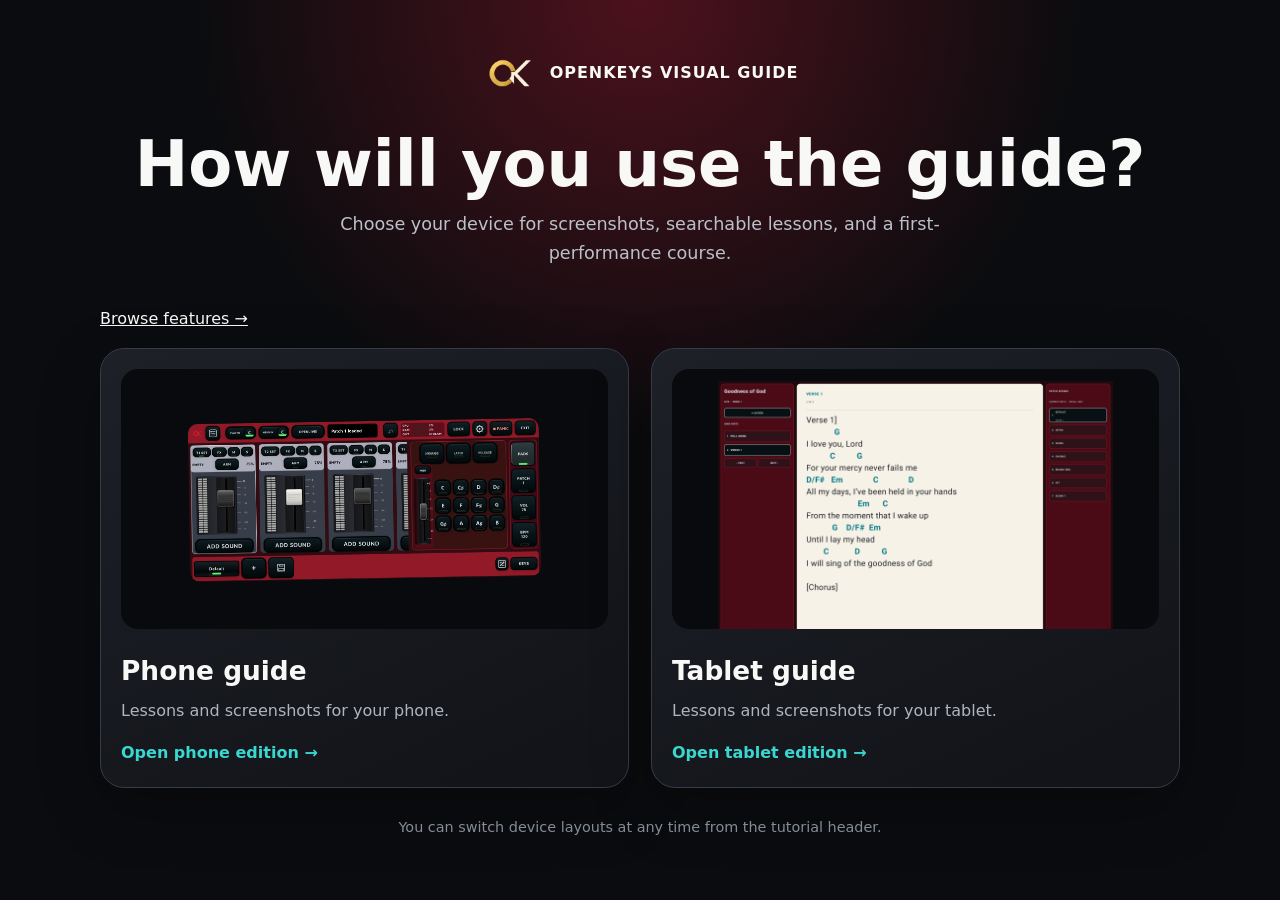
<file: output/openkeys-tutorial/manual.html>
<!doctype html><html lang="en"><head><meta charset="utf-8"><meta name="viewport" content="width=device-width,initial-scale=1"><meta name="description" content="Choose the phone or tablet edition of the OpenKeys visual manual."><title>OpenKeys Visual Manual</title><link rel="icon" href="assets/openkeys-logo.png"><link rel="stylesheet" href="assets/css/styles.css"></head><body><main class="chooser"><div class="chooser-shell"><a class="chooser-brand" href="index.html"><img src="assets/openkeys-logo.png" alt="OpenKeys logo"><span>OPENKEYS VISUAL GUIDE</span></a><h1>How will you use the guide?</h1><p class="chooser-lead">Choose your device for screenshots, searchable lessons, and a first-performance course.</p><p><a href="features.html">Browse features →</a></p><div class="device-grid"><a class="device-choice" href="guide.html?layout=phone"><div class="device-preview phone"><img src="assets/screenshots/current-mixer.png" alt="Preview of the phone tutorial"></div><h2>Phone guide</h2><p>Lessons and screenshots for your phone.</p><span class="choice-action">Open phone edition →</span></a><a class="device-choice" href="guide.html?layout=tablet"><div class="device-preview"><img src="assets/screenshots/tablet/opennotes-performance.png" alt="Preview of the tablet tutorial"></div><h2>Tablet guide</h2><p>Lessons and screenshots for your tablet.</p><span class="choice-action">Open tablet edition →</span></a></div><p class="chooser-note">You can switch device layouts at any time from the tutorial header.</p></div></main></body></html>
</file>
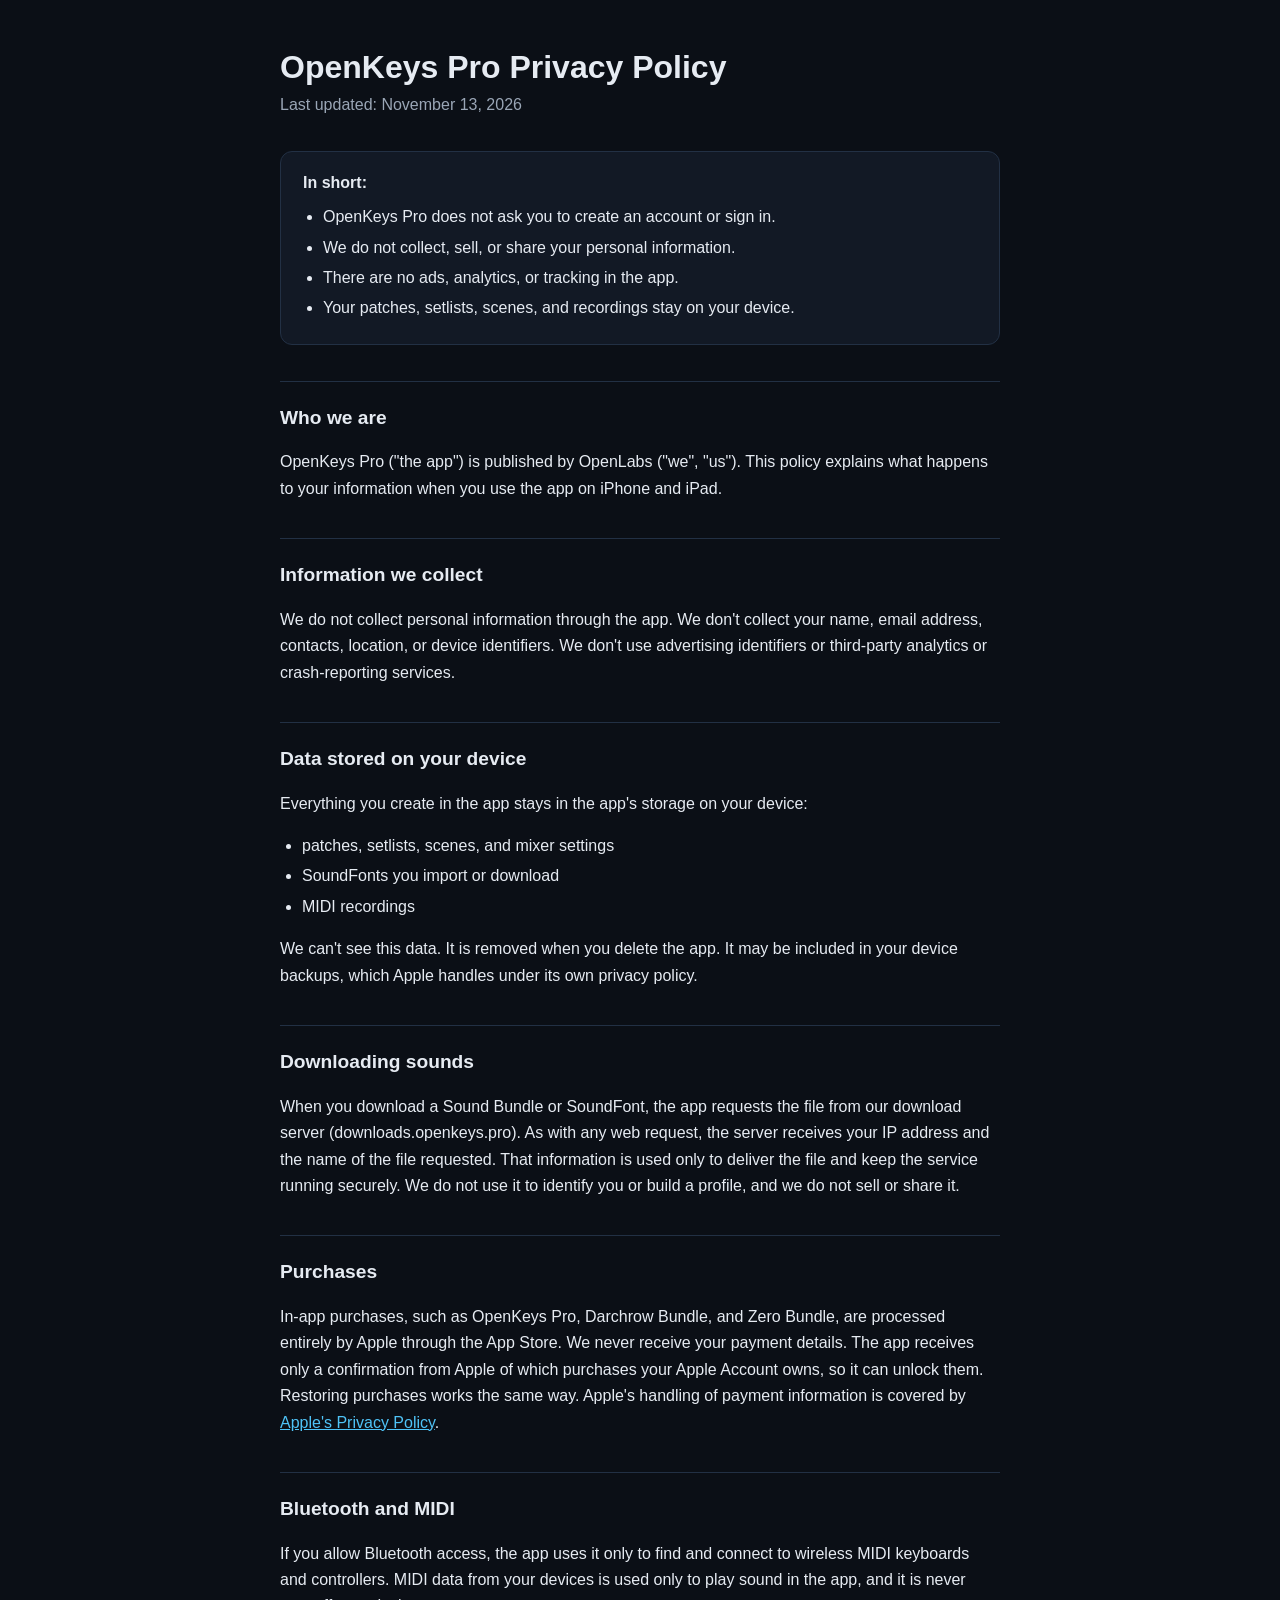
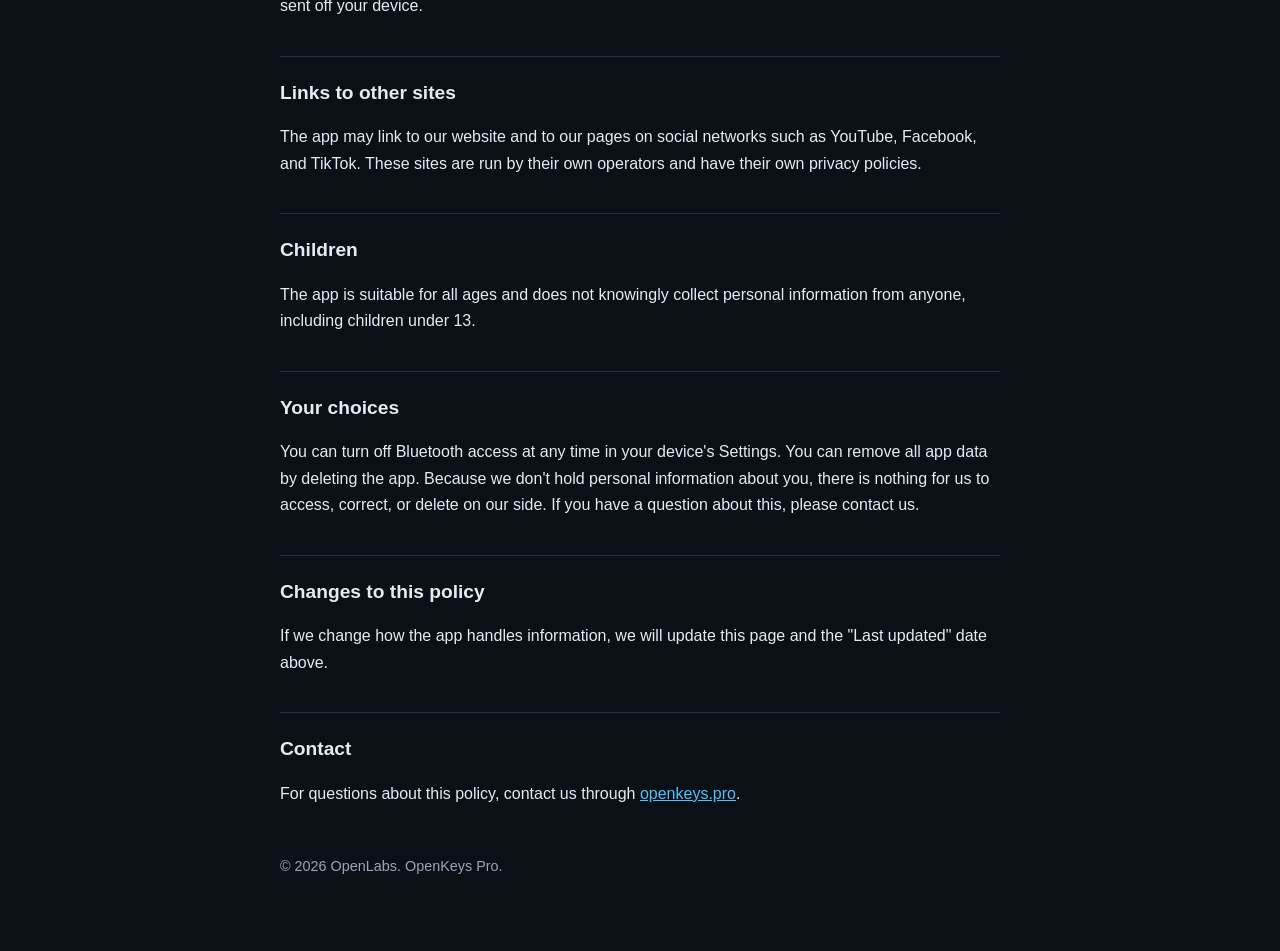
<file: output/openkeys-tutorial/privacy.html>
<!doctype html>
<html lang="en">
<head>
<meta charset="utf-8">
<meta name="viewport" content="width=device-width, initial-scale=1">
<title>Privacy Policy · OpenKeys Pro</title>
<meta name="description" content="Privacy policy for the OpenKeys Pro app.">
<style>
  :root { --bg:#0b0f16; --card:#121925; --text:#e6ebf2; --muted:#9aa6b6; --accent:#4fc3f7; --line:#223044; }
  * { box-sizing:border-box; }
  body { margin:0; background:var(--bg); color:var(--text); font:16px/1.65 -apple-system, BlinkMacSystemFont, "Segoe UI", Roboto, Helvetica, Arial, sans-serif; }
  main { max-width:760px; margin:0 auto; padding:48px 20px 72px; }
  a { color:var(--accent); }
  h1 { font-size:2rem; line-height:1.2; margin:0 0 6px; }
  .updated { color:var(--muted); margin:0 0 32px; }
  h2 { font-size:1.2rem; margin:36px 0 8px; padding-top:20px; border-top:1px solid var(--line); }
  .summary { background:var(--card); border:1px solid var(--line); border-radius:12px; padding:18px 22px; }
  .summary ul { margin:8px 0 0; padding-left:20px; }
  ul { padding-left:22px; }
  li { margin:4px 0; }
  footer { margin-top:48px; color:var(--muted); font-size:.9rem; }
</style>
</head>
<body>
<main>
  <h1>OpenKeys Pro Privacy Policy</h1>
  <p class="updated">Last updated: November 13, 2026</p>

  <div class="summary">
    <strong>In short:</strong>
    <ul>
      <li>OpenKeys Pro does not ask you to create an account or sign in.</li>
      <li>We do not collect, sell, or share your personal information.</li>
      <li>There are no ads, analytics, or tracking in the app.</li>
      <li>Your patches, setlists, scenes, and recordings stay on your device.</li>
    </ul>
  </div>

  <h2>Who we are</h2>
  <p>OpenKeys Pro ("the app") is published by OpenLabs ("we", "us"). This policy explains what happens to your information when you use the app on iPhone and iPad.</p>

  <h2>Information we collect</h2>
  <p>We do not collect personal information through the app. We don't collect your name, email address, contacts, location, or device identifiers. We don't use advertising identifiers or third-party analytics or crash-reporting services.</p>

  <h2>Data stored on your device</h2>
  <p>Everything you create in the app stays in the app's storage on your device:</p>
  <ul>
    <li>patches, setlists, scenes, and mixer settings</li>
    <li>SoundFonts you import or download</li>
    <li>MIDI recordings</li>
  </ul>
  <p>We can't see this data. It is removed when you delete the app. It may be included in your device backups, which Apple handles under its own privacy policy.</p>

  <h2>Downloading sounds</h2>
  <p>When you download a Sound Bundle or SoundFont, the app requests the file from our download server (downloads.openkeys.pro). As with any web request, the server receives your IP address and the name of the file requested. That information is used only to deliver the file and keep the service running securely. We do not use it to identify you or build a profile, and we do not sell or share it.</p>

  <h2>Purchases</h2>
  <p>In-app purchases, such as OpenKeys Pro, Darchrow Bundle, and Zero Bundle, are processed entirely by Apple through the App Store. We never receive your payment details. The app receives only a confirmation from Apple of which purchases your Apple Account owns, so it can unlock them. Restoring purchases works the same way. Apple's handling of payment information is covered by <a href="https://www.apple.com/legal/privacy/">Apple's Privacy Policy</a>.</p>

  <h2>Bluetooth and MIDI</h2>
  <p>If you allow Bluetooth access, the app uses it only to find and connect to wireless MIDI keyboards and controllers. MIDI data from your devices is used only to play sound in the app, and it is never sent off your device.</p>

  <h2>Links to other sites</h2>
  <p>The app may link to our website and to our pages on social networks such as YouTube, Facebook, and TikTok. These sites are run by their own operators and have their own privacy policies.</p>

  <h2>Children</h2>
  <p>The app is suitable for all ages and does not knowingly collect personal information from anyone, including children under 13.</p>

  <h2>Your choices</h2>
  <p>You can turn off Bluetooth access at any time in your device's Settings. You can remove all app data by deleting the app. Because we don't hold personal information about you, there is nothing for us to access, correct, or delete on our side. If you have a question about this, please contact us.</p>

  <h2>Changes to this policy</h2>
  <p>If we change how the app handles information, we will update this page and the "Last updated" date above.</p>

  <h2>Contact</h2>
  <p>For questions about this policy, contact us through <a href="https://openkeys.pro/">openkeys.pro</a>.</p>

  <footer>© 2026 OpenLabs. OpenKeys Pro.</footer>
</main>
</body>
</html>
</file>
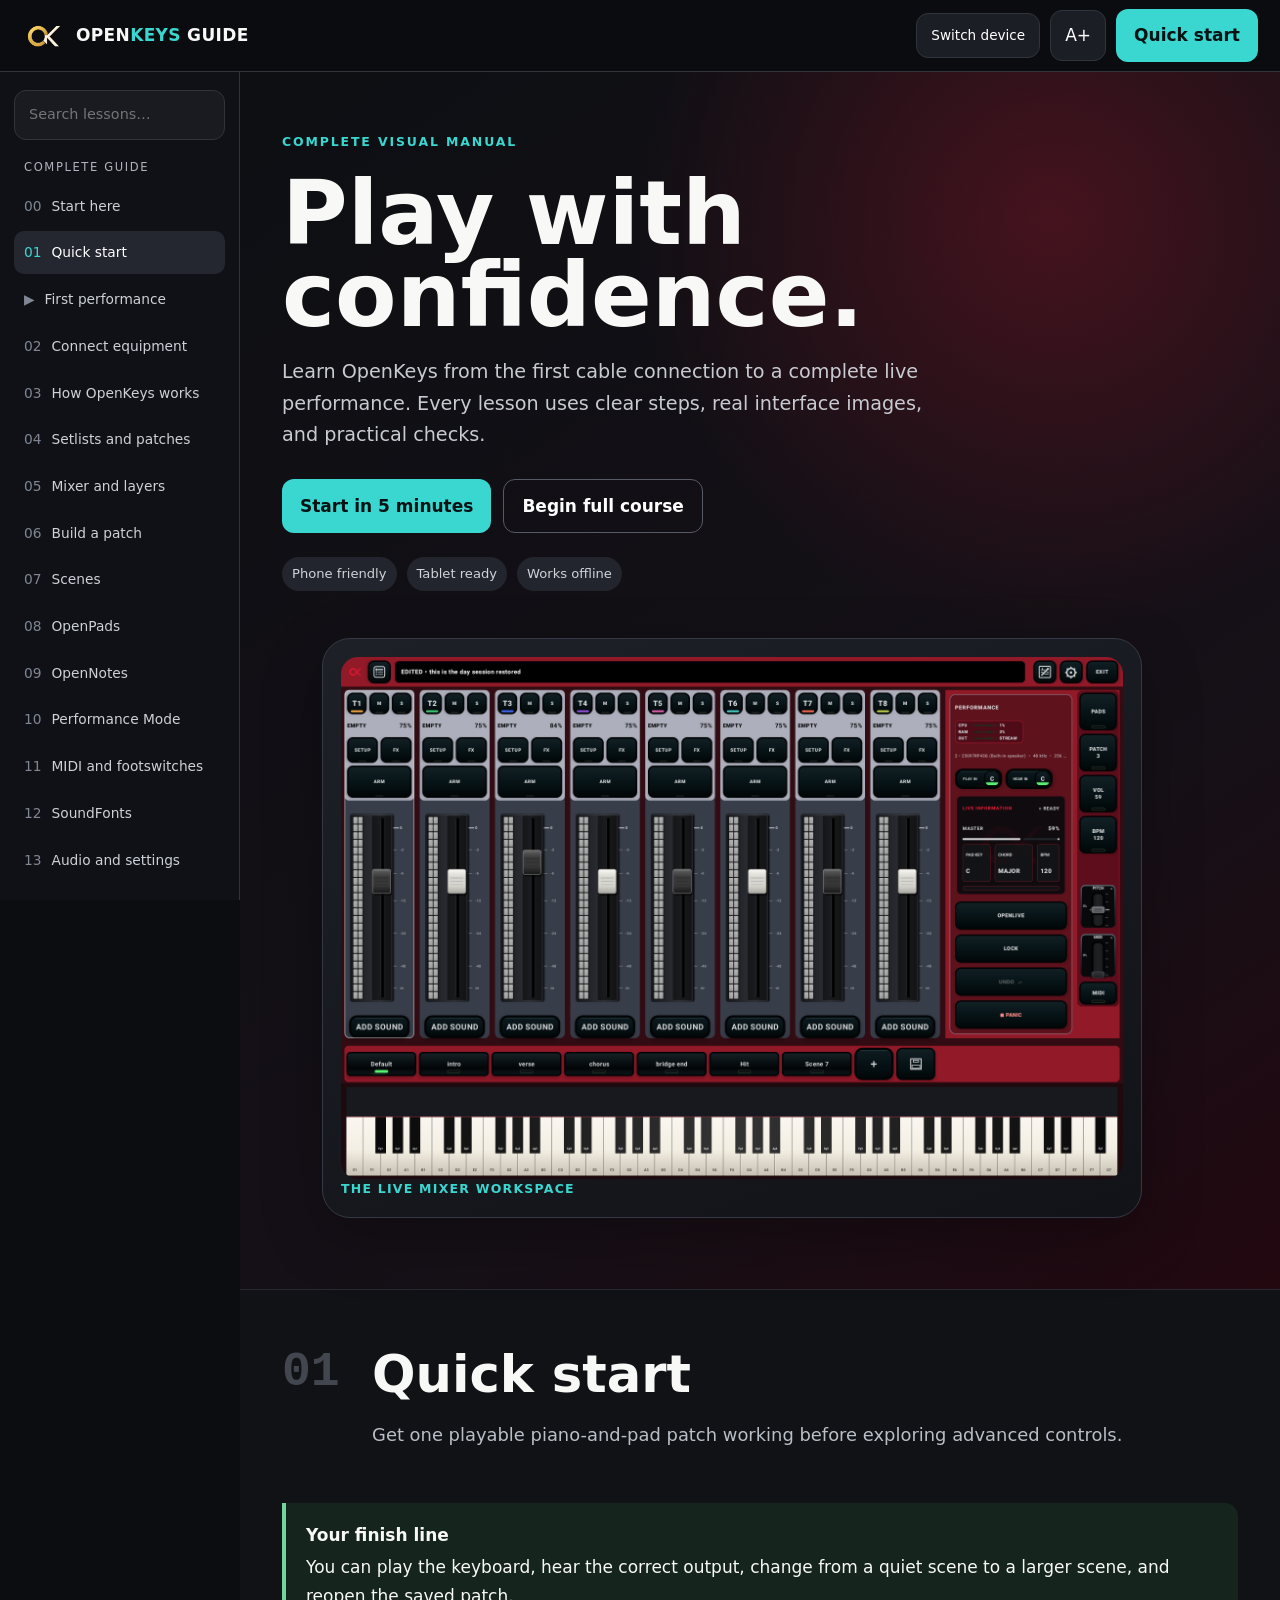
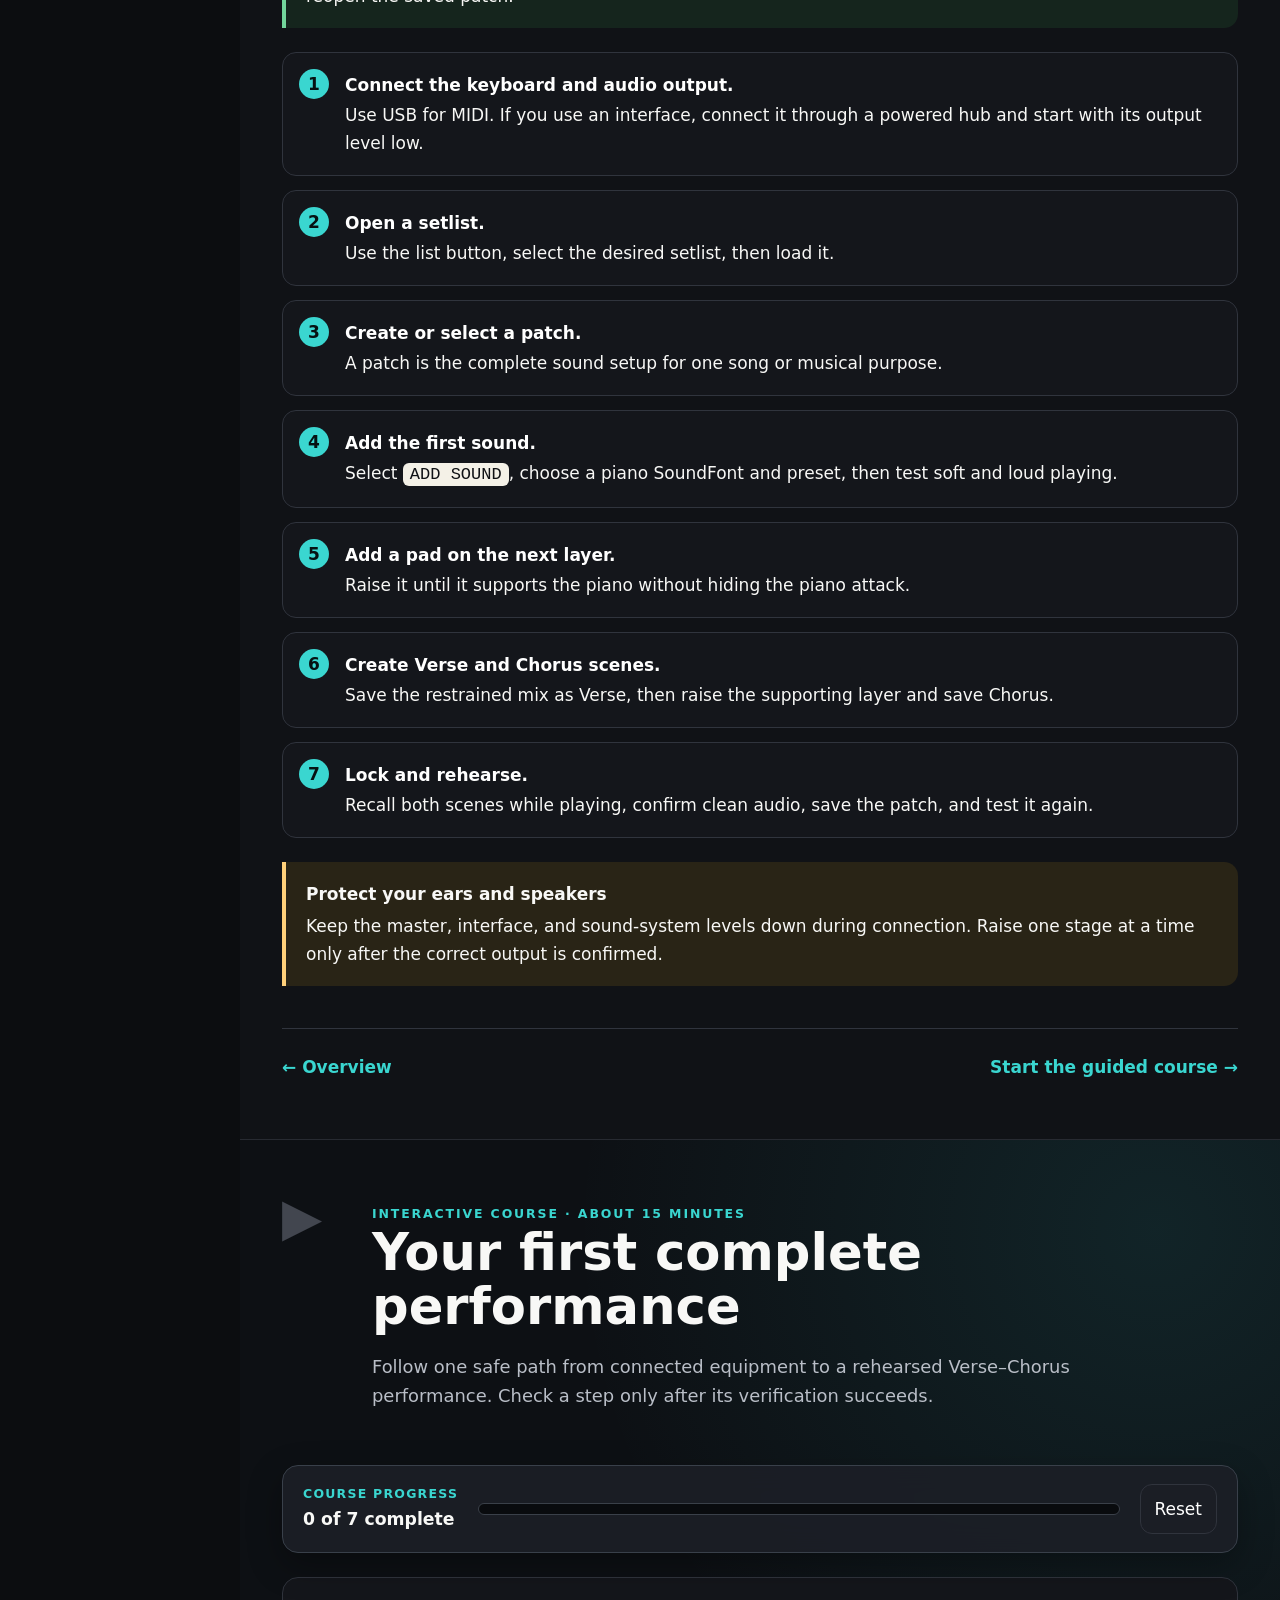
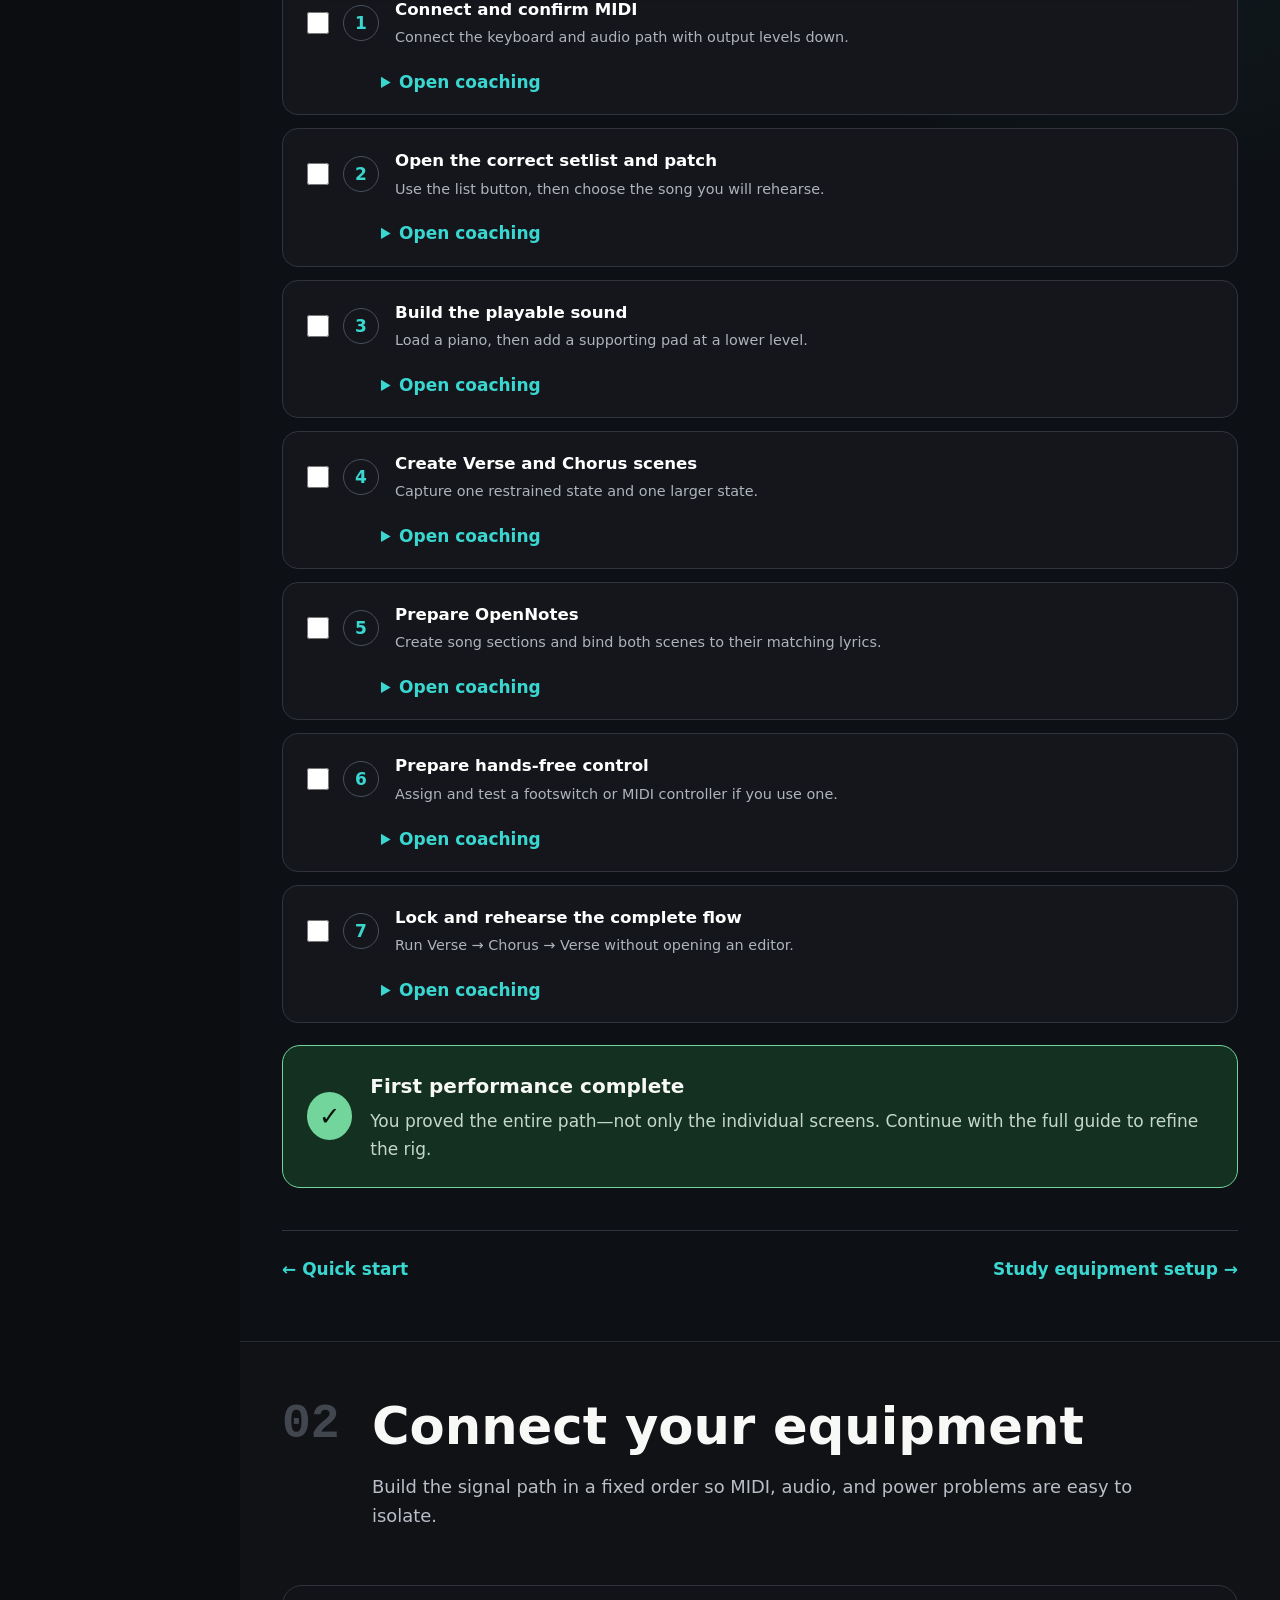
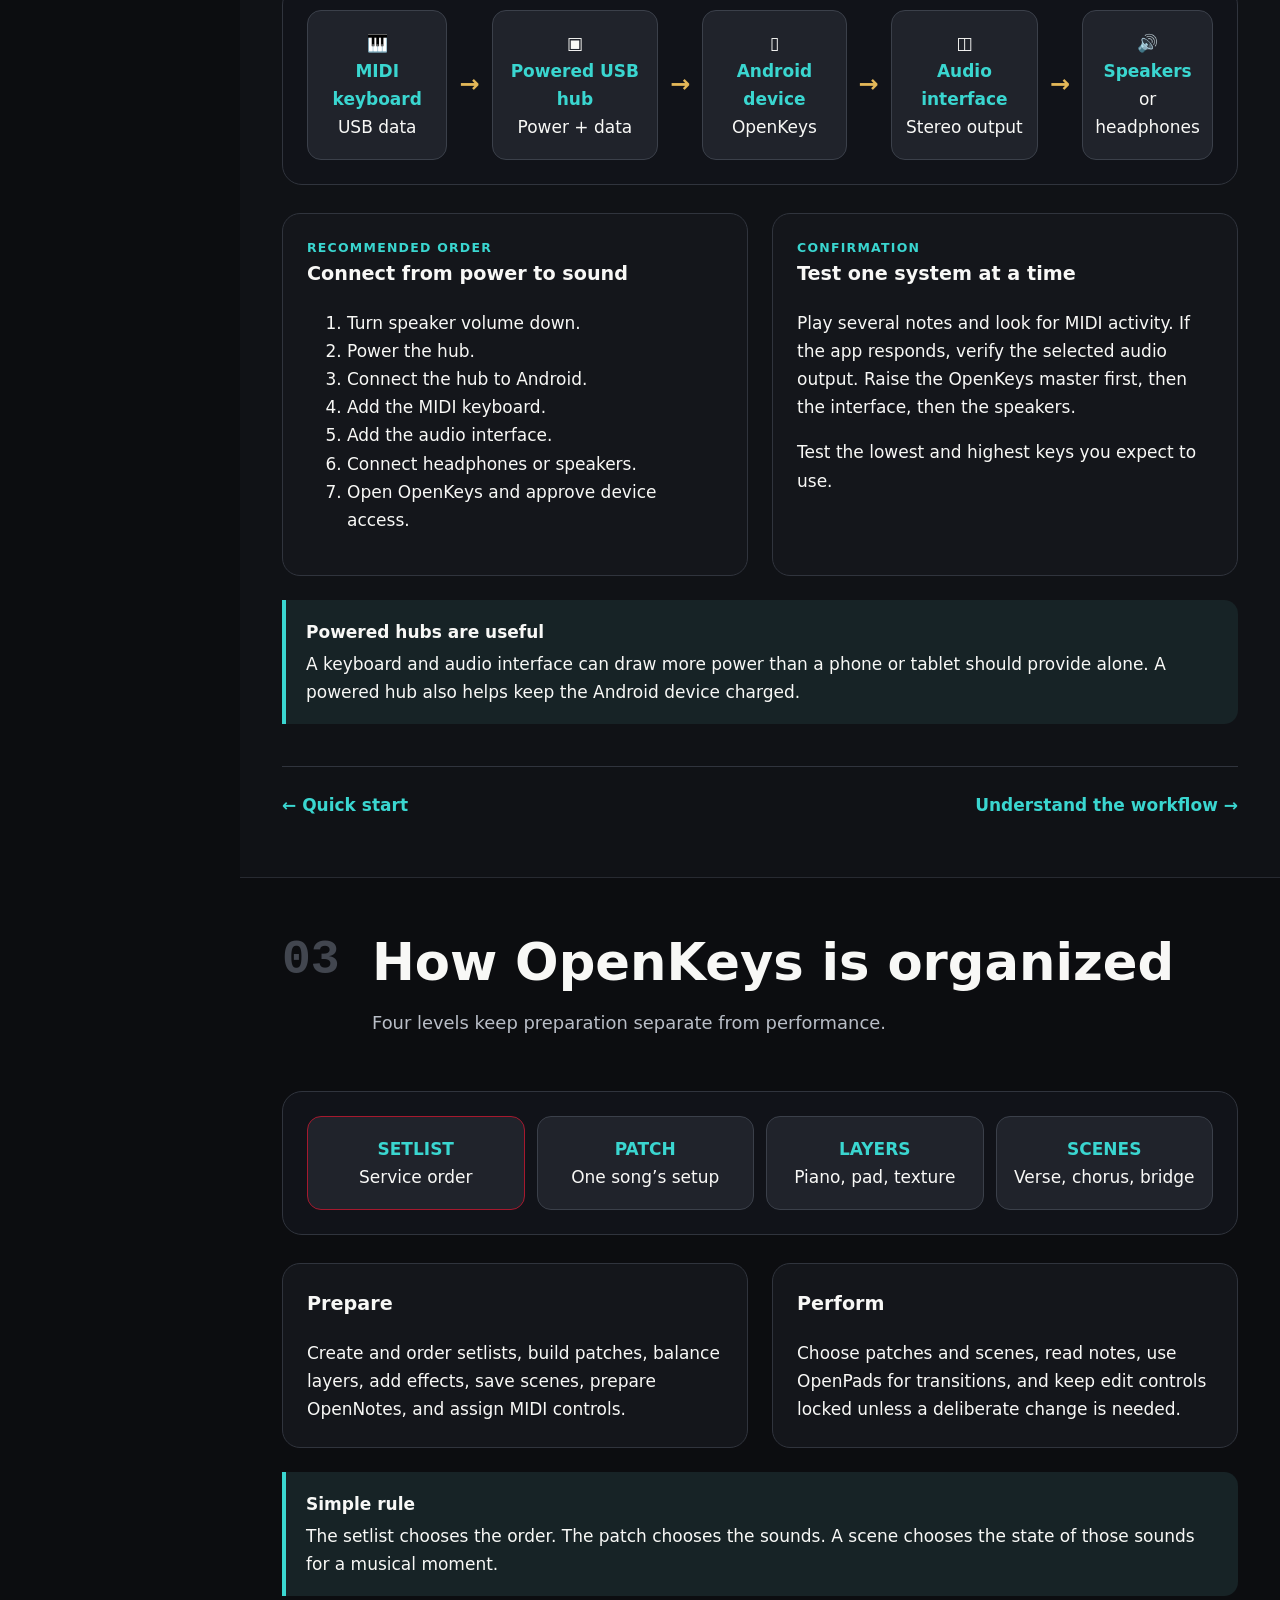
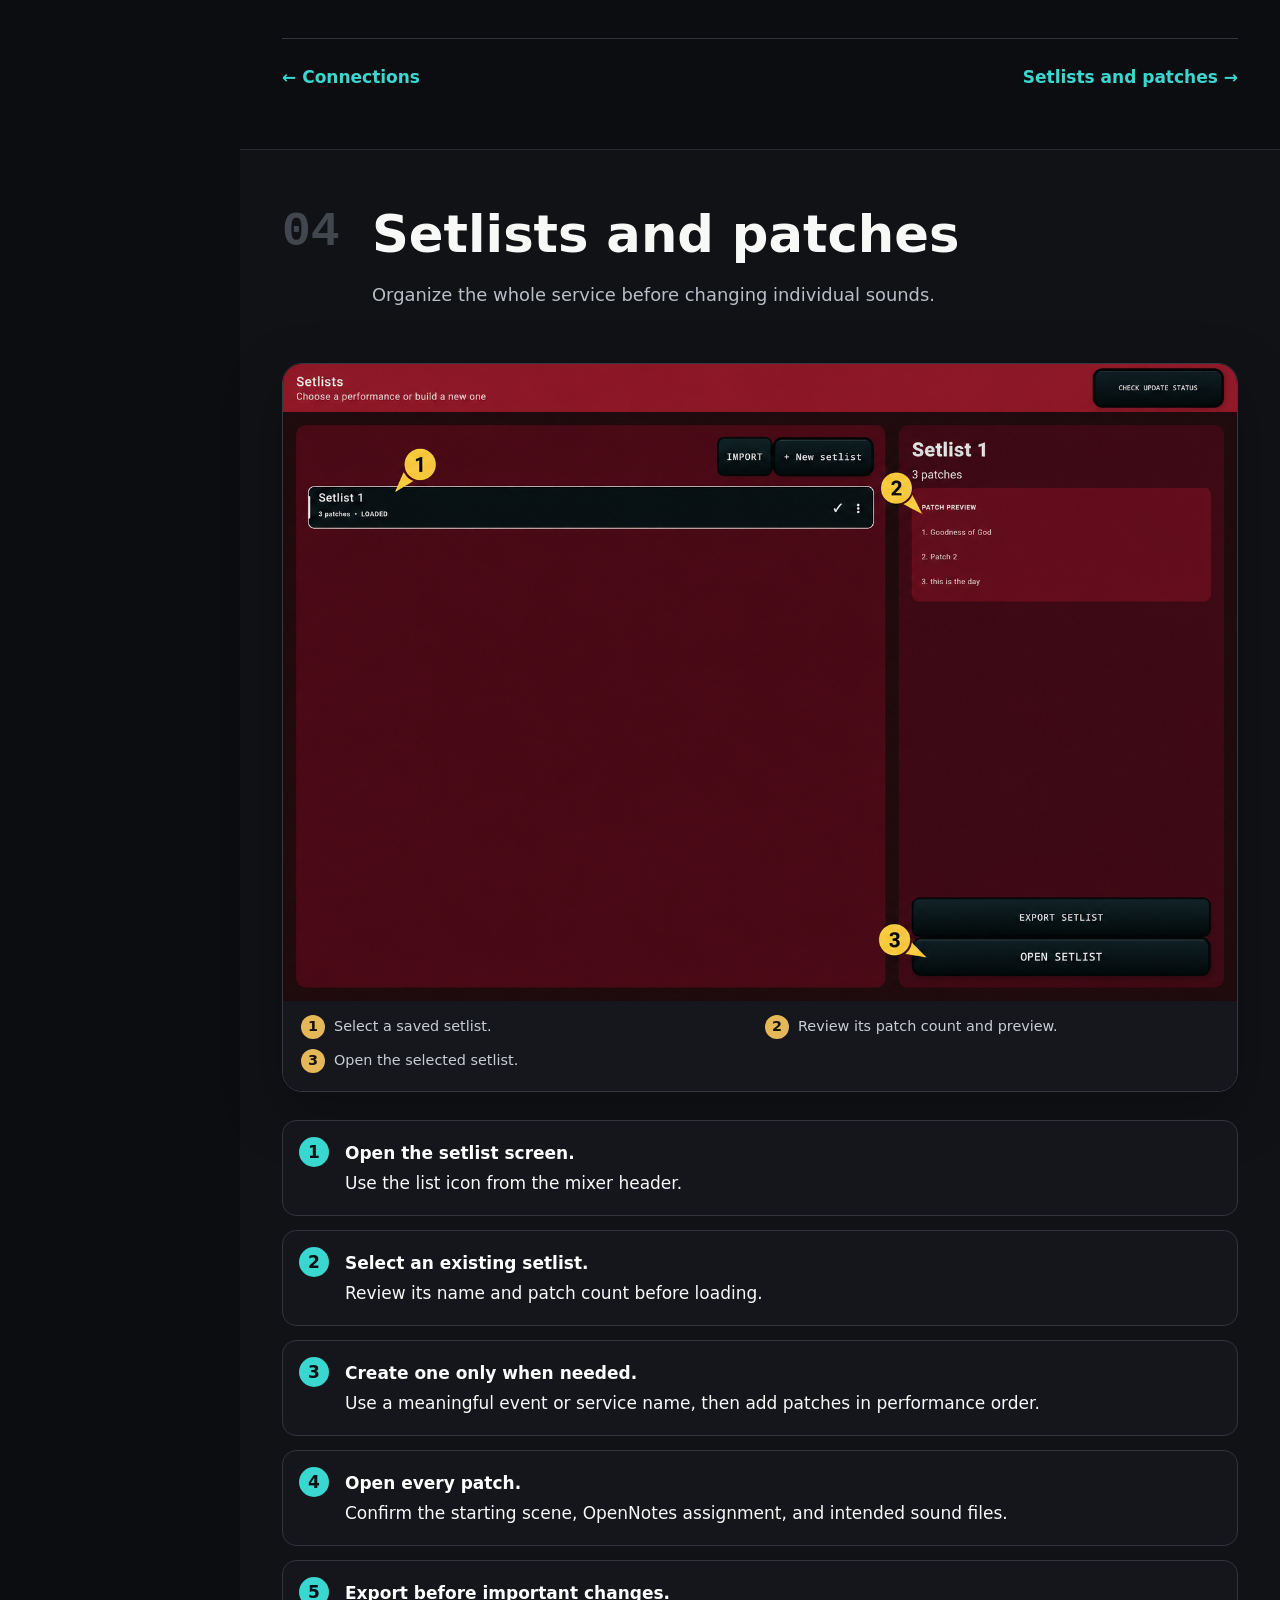
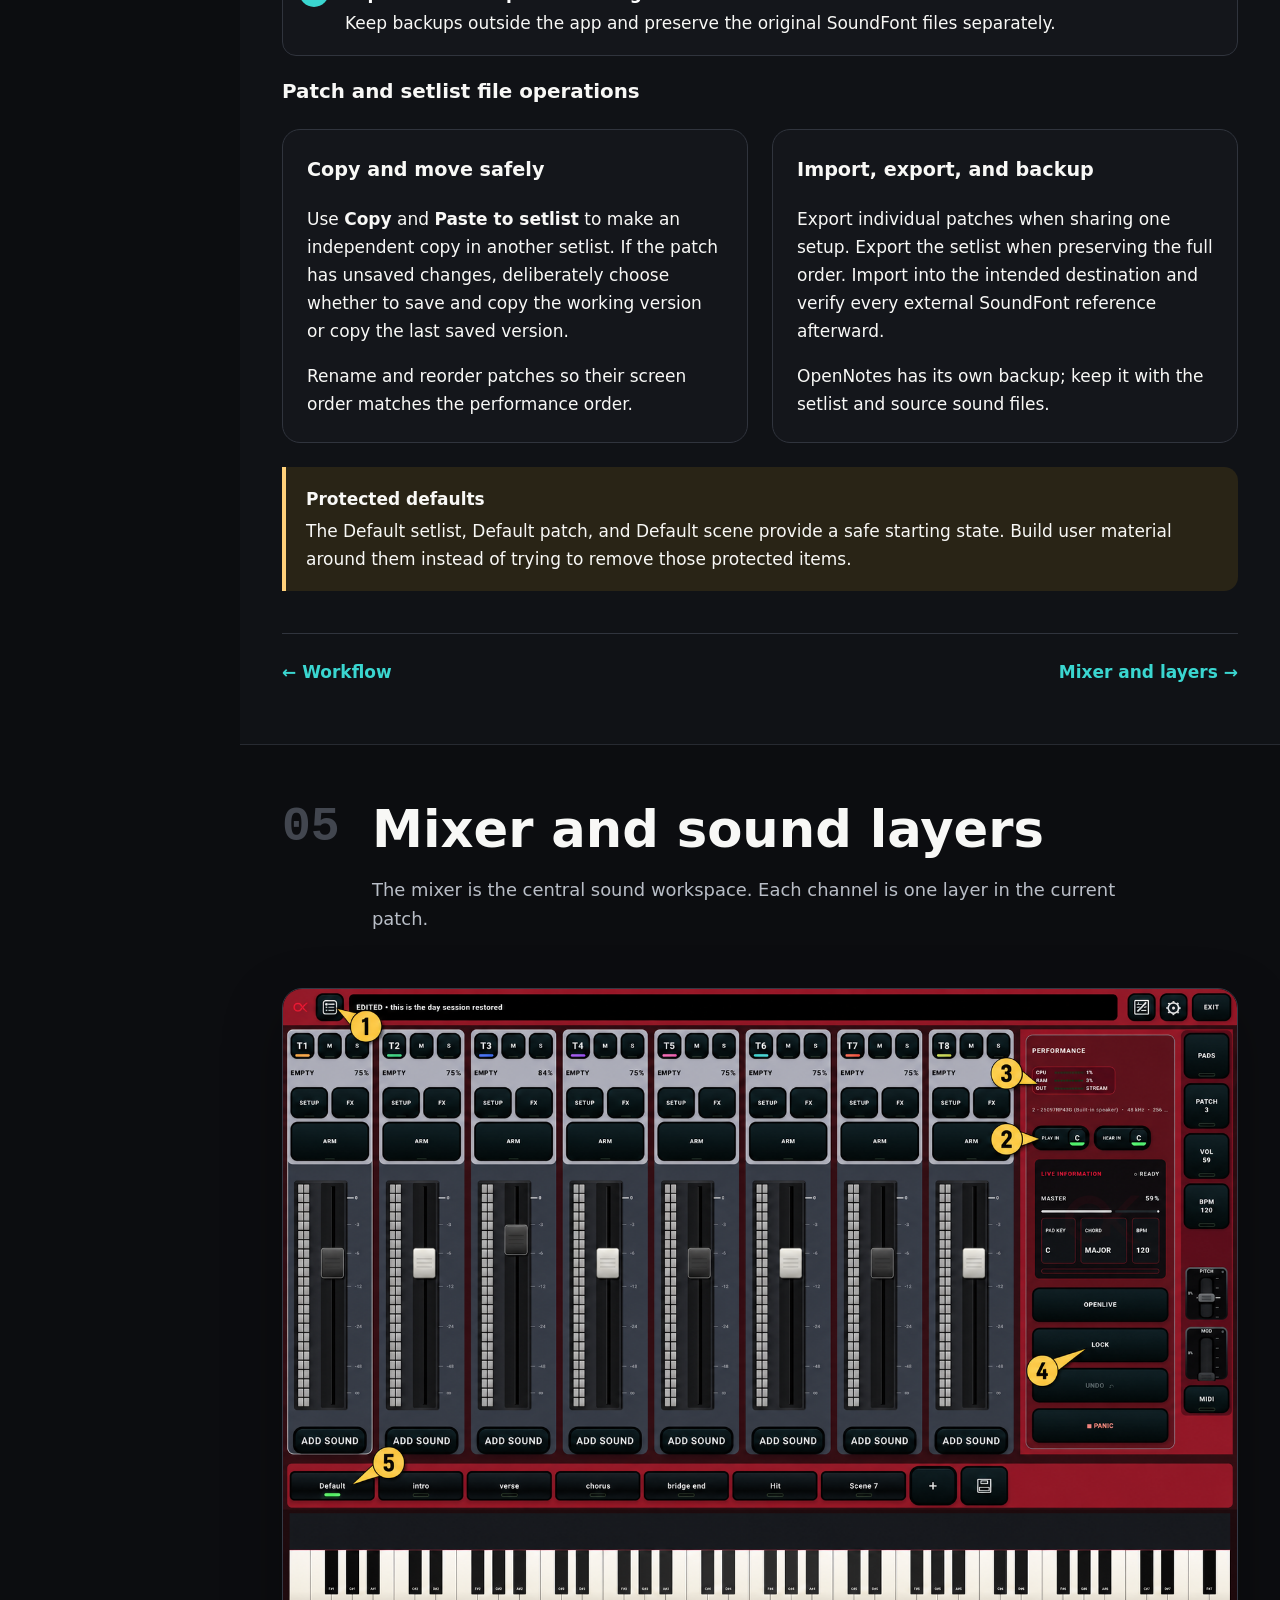
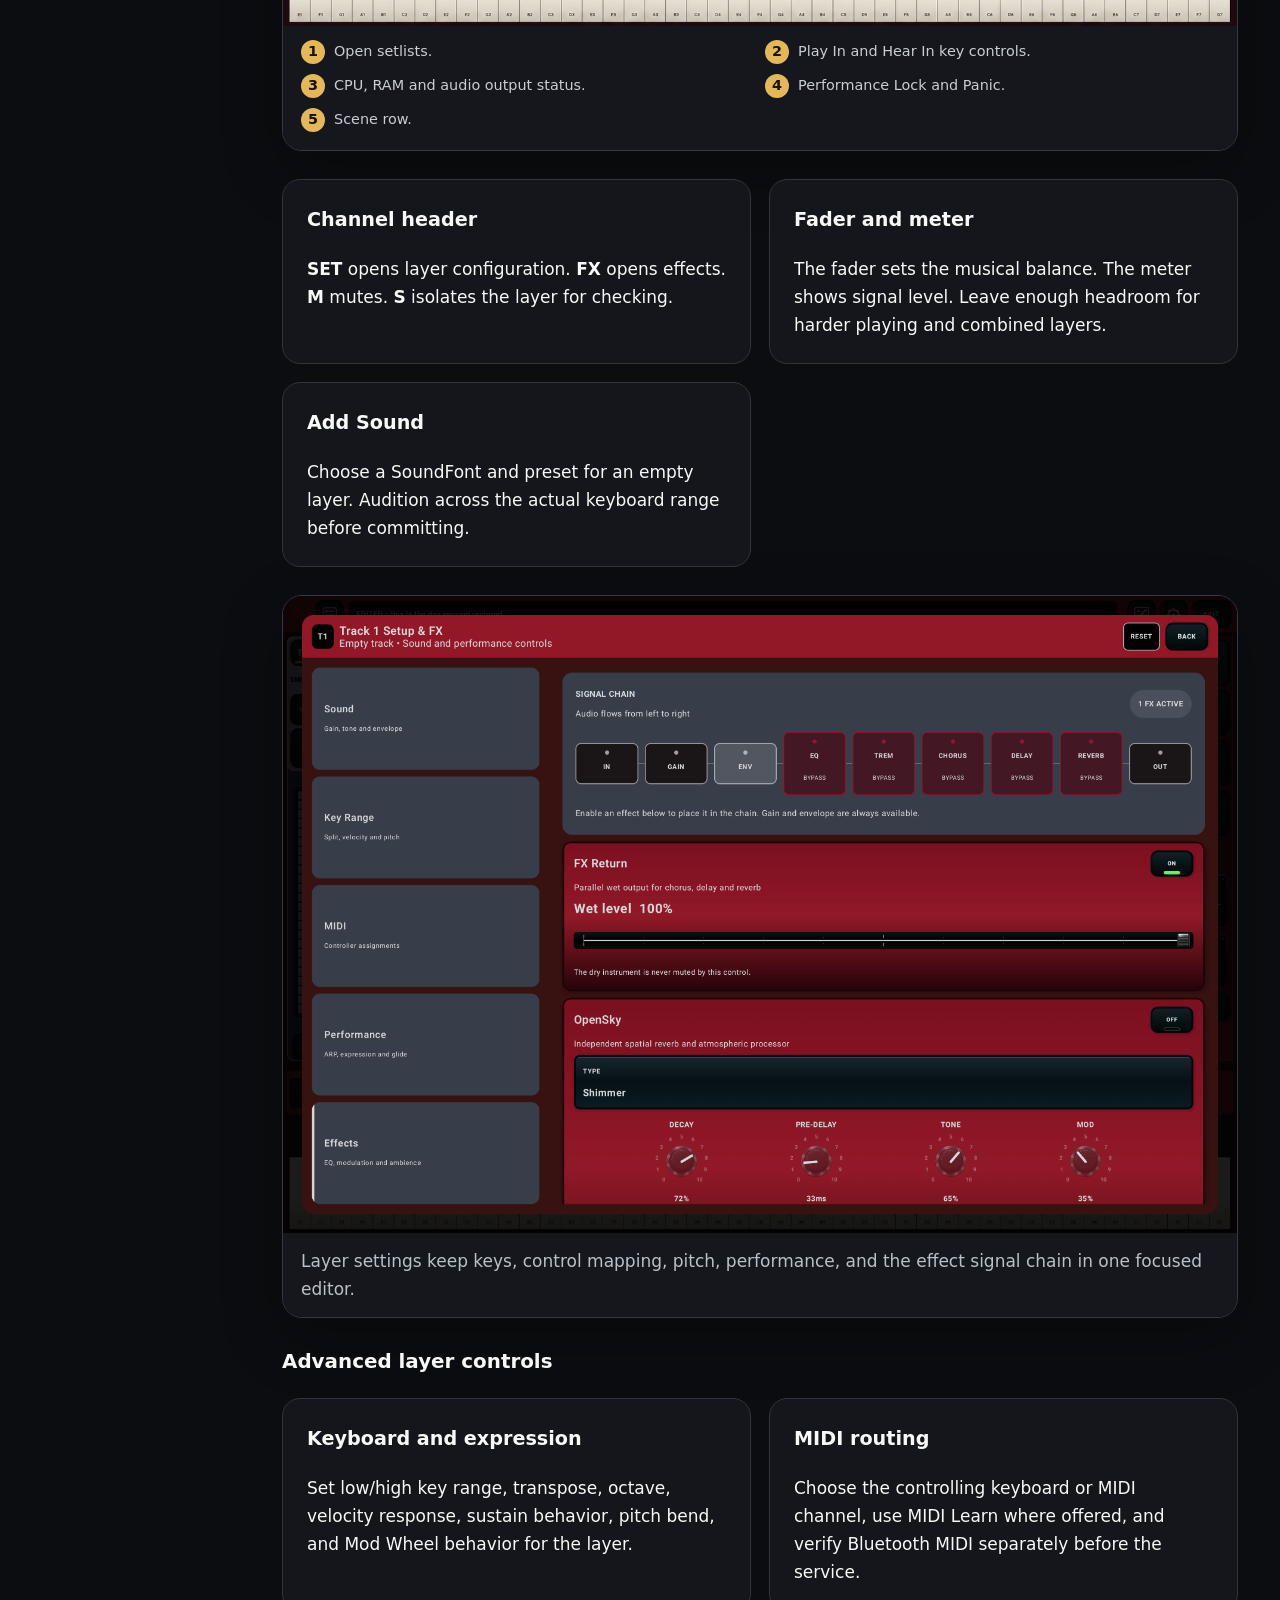
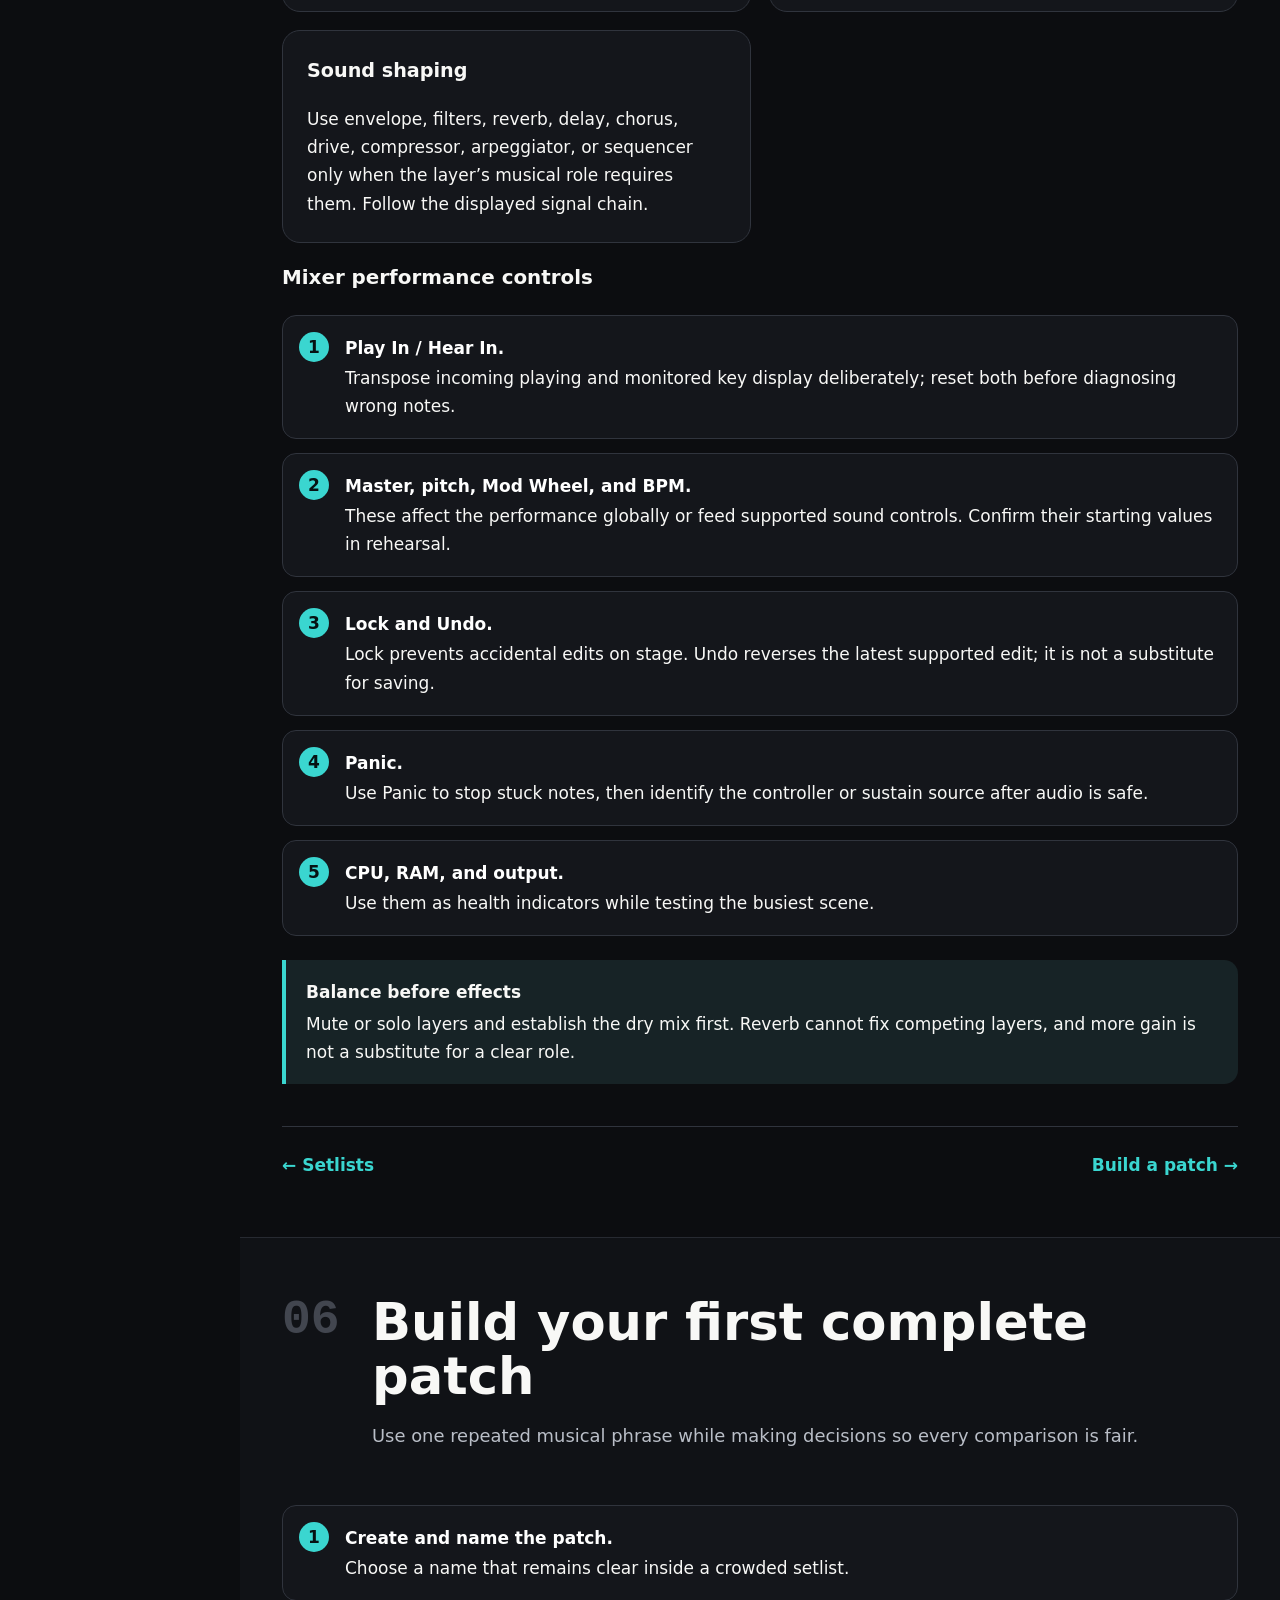
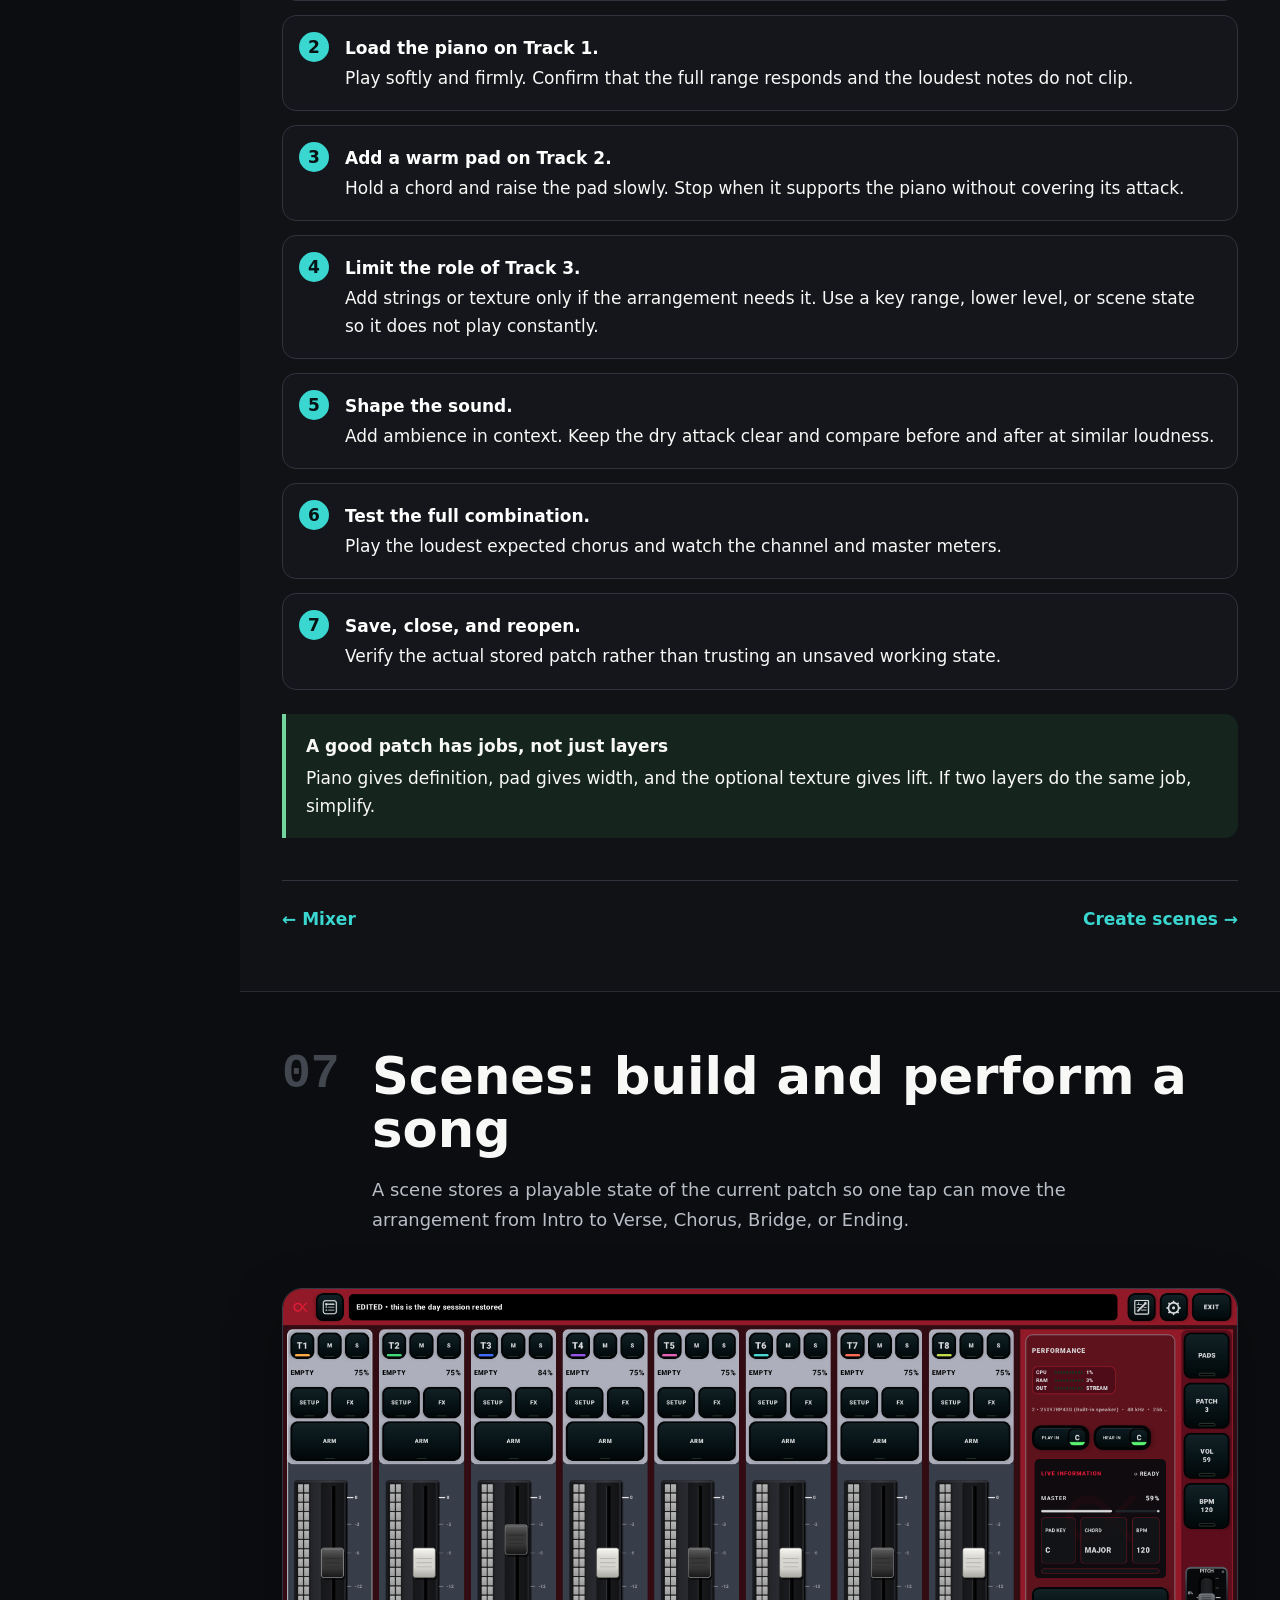
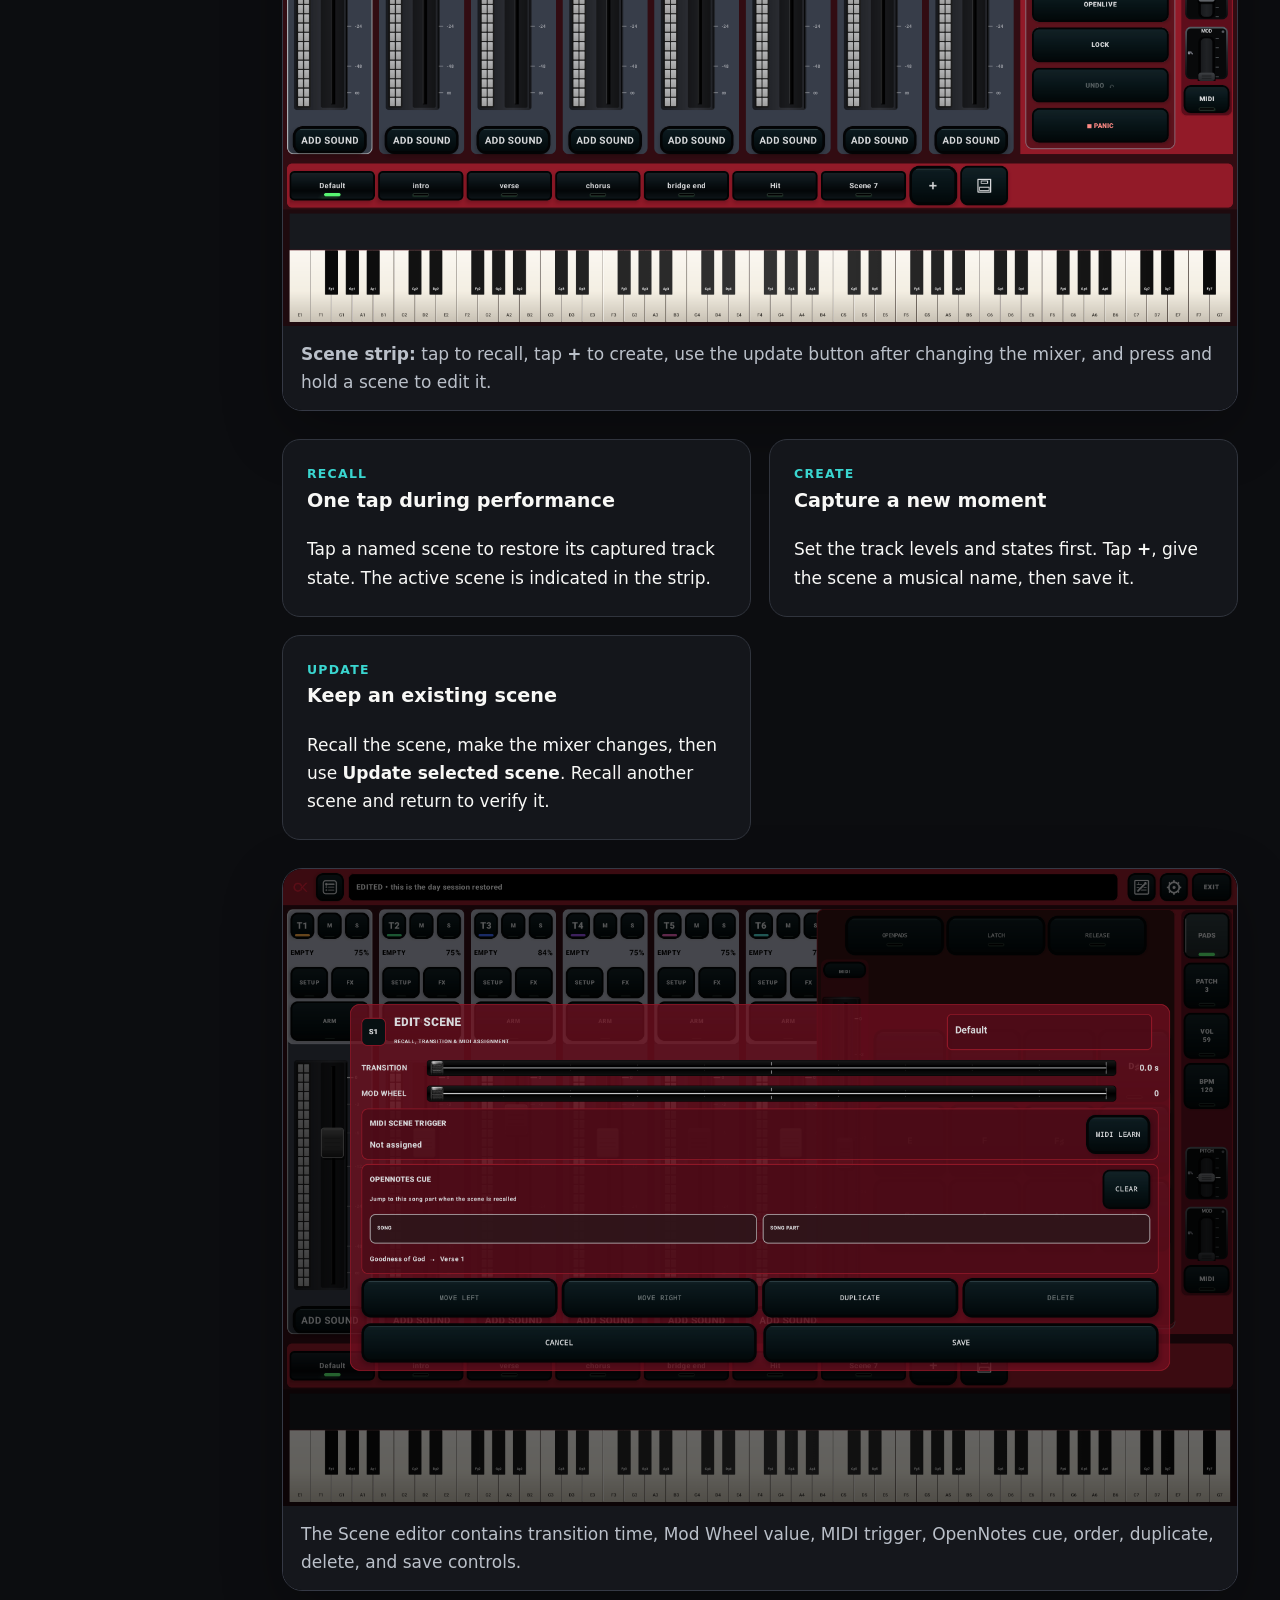
<file: output/openkeys-tutorial/tablet.html>
<!doctype html><html lang="en"><head><meta charset="utf-8"><meta name="viewport" content="width=device-width,initial-scale=1"><title>OpenKeys Tablet Tutorial</title><meta name="description" content="Tablet-optimized edition of the OpenKeys complete visual tutorial."><script>location.replace('guide.html?layout=tablet'+location.hash)</script><noscript><meta http-equiv="refresh" content="0;url=guide.html?layout=tablet"></noscript></head><body><p><a href="guide.html?layout=tablet">Open the OpenKeys tablet tutorial</a></p></body></html>
</file>
<file: output/openkeys-tutorial/assets/css/landing.css>
:root{--bg:#080a0c;--panel:#111418;--panel2:#171b20;--ink:#f4f1e9;--muted:#9ca3aa;--cyan:#55e3df;--cyan2:#1eaaa8;--red:#e5374f;--line:rgba(255,255,255,.11);--radius:22px;--max:1240px}
*{box-sizing:border-box}html{scroll-behavior:smooth;scroll-padding-top:88px}body{margin:0;background:var(--bg);color:var(--ink);font:16px/1.6 Inter,ui-sans-serif,system-ui,-apple-system,"Segoe UI",sans-serif;overflow-x:hidden}a{color:inherit}img{max-width:100%}.skip-link{position:fixed;left:-999px;top:12px;z-index:100;padding:10px 16px;background:#fff;color:#000}.skip-link:focus{left:12px}.site-header{position:fixed;z-index:50;top:0;left:0;right:0;height:82px;display:flex;align-items:center;justify-content:space-between;padding:0 max(24px,calc((100vw - var(--max))/2));transition:.25s;border-bottom:1px solid transparent}.site-header.scrolled{height:70px;background:rgba(8,10,12,.88);backdrop-filter:blur(18px);border-color:var(--line)}.wordmark{display:flex;align-items:center;gap:11px;text-decoration:none;font-weight:900;letter-spacing:.08em}.wordmark img{width:43px;height:43px;object-fit:contain}.site-nav{display:flex;align-items:center;gap:30px}.site-nav a{text-decoration:none;color:#c4c8cb;font-size:.9rem;font-weight:700}.site-nav a:hover{color:#fff}.site-nav .nav-cta{color:#071213;background:var(--cyan);padding:10px 16px;border-radius:8px}.nav-toggle{display:none;border:1px solid var(--line);background:#14171b;color:#fff;border-radius:8px;padding:9px 12px}.hero{position:relative;min-height:900px;height:100vh;display:grid;grid-template-columns:minmax(340px,.86fr) minmax(520px,1.14fr);align-items:center;gap:5vw;padding:110px max(24px,calc((100vw - var(--max))/2)) 80px;overflow:hidden;background:radial-gradient(circle at 82% 25%,rgba(35,217,211,.13),transparent 26%),radial-gradient(circle at 8% 80%,rgba(213,32,61,.14),transparent 30%),linear-gradient(135deg,#07090b,#0d1115 64%,#080a0c)}.hero:after{content:"";position:absolute;inset:0;background:linear-gradient(rgba(255,255,255,.018) 1px,transparent 1px),linear-gradient(90deg,rgba(255,255,255,.018) 1px,transparent 1px);background-size:60px 60px;mask-image:linear-gradient(to bottom,black,transparent 85%);pointer-events:none}.hero-noise{position:absolute;inset:0;opacity:.12;pointer-events:none;background-image:url("data:image/svg+xml,%3Csvg viewBox='0 0 180 180' xmlns='http://www.w3.org/2000/svg'%3E%3Cfilter id='n'%3E%3CfeTurbulence type='fractalNoise' baseFrequency='.9' numOctaves='3' stitchTiles='stitch'/%3E%3C/filter%3E%3Crect width='100%25' height='100%25' filter='url(%23n)' opacity='.4'/%3E%3C/svg%3E")}.hero-copy,.hero-visual{position:relative;z-index:2}.eyebrow,.section-number{display:flex;align-items:center;gap:10px;color:var(--cyan);font-size:.74rem;font-weight:900;letter-spacing:.16em}.eyebrow i{width:7px;height:7px;background:var(--cyan);border-radius:50%;box-shadow:0 0 14px var(--cyan)}h1,h2,h3{font-family:Inter,ui-sans-serif,system-ui,sans-serif;letter-spacing:-.045em}h1{font-size:clamp(4rem,7vw,7rem);line-height:.87;margin:30px 0 28px;max-width:700px}h1 em,h2 em{font-weight:300;color:var(--cyan);font-style:normal}.hero-copy>p{max-width:610px;color:#b9bec3;font-size:1.17rem}.hero-actions,.manual-actions{display:flex;flex-wrap:wrap;gap:12px;margin-top:34px}.button{display:inline-flex;align-items:center;gap:28px;justify-content:center;min-height:54px;padding:0 21px;border-radius:9px;text-decoration:none;font-size:.88rem;font-weight:900;letter-spacing:.02em}.button.primary{background:var(--cyan);color:#061011;box-shadow:0 0 30px rgba(85,227,223,.12)}.button.primary:hover{background:#8bf4f0}.button.ghost{border:1px solid #3a4046;color:#eef0f2;background:rgba(255,255,255,.02)}.button.ghost:hover{border-color:#777}.hero-proof{display:flex;gap:24px;margin-top:46px;color:#838b92;font-size:.72rem;text-transform:uppercase;letter-spacing:.08em}.hero-proof span{padding-right:24px;border-right:1px solid var(--line)}.hero-proof span:last-child{border:0}.hero-proof b{display:block;color:#e8e9e7;font-size:.78rem}.hero-visual{perspective:1000px}.visual-glow{position:absolute;inset:0;background:var(--cyan);filter:blur(110px);opacity:.1}.app-frame{position:relative;transform:rotateY(-5deg) rotateX(2deg);padding:8px;background:linear-gradient(145deg,#31363d,#0e1114);border:1px solid #454b52;border-radius:20px;box-shadow:0 45px 110px #000,0 0 0 8px rgba(255,255,255,.018)}.app-frame img{display:block;border-radius:0 0 13px 13px}.frame-bar{height:34px;display:flex;align-items:center;gap:6px;padding:0 10px}.frame-bar span{width:6px;height:6px;border-radius:50%;background:#515860}.frame-bar span:first-child{background:var(--red)}.frame-bar b{margin-left:auto;font-size:.58rem;letter-spacing:.14em;color:#777f86}.status-chip{position:absolute;padding:10px 13px;background:rgba(11,14,16,.93);border:1px solid #354047;border-radius:8px;box-shadow:0 12px 32px #000;font:800 .63rem/1 ui-monospace,monospace;letter-spacing:.09em}.status-midi{left:-22px;top:15%;color:var(--cyan)}.status-midi span{display:inline-block;width:6px;height:6px;margin-right:7px;border-radius:50%;background:var(--cyan);box-shadow:0 0 10px var(--cyan)}.status-audio{right:-12px;bottom:13%;color:#dce1e3}.scroll-cue{position:absolute;z-index:3;left:50%;bottom:30px;transform:translateX(-50%);display:flex;flex-direction:column;align-items:center;gap:9px;text-decoration:none;color:#676e75;text-transform:uppercase;font-size:.58rem;letter-spacing:.16em}.scroll-cue span{height:32px;width:1px;background:linear-gradient(var(--cyan),transparent)}.marquee{overflow:hidden;border-top:1px solid var(--line);border-bottom:1px solid var(--line);background:#0d1013}.marquee div{display:flex;width:max-content;gap:30px;align-items:center;padding:17px 0;animation:ticker 26s linear infinite}.marquee span{font-size:.72rem;font-weight:900;letter-spacing:.18em;color:#868d93}.marquee i{color:var(--cyan);font-size:.48rem}@keyframes ticker{to{transform:translateX(-50%)}}.section{padding:130px max(24px,calc((100vw - var(--max))/2))}.section-intro{display:grid;grid-template-columns:1fr 1.35fr;column-gap:60px}.section-intro .section-number{grid-column:1}.section-intro h2{grid-column:1;margin:24px 0 0;font-size:clamp(3.1rem,5.4vw,5.8rem);line-height:.94}.section-intro p{grid-column:2;grid-row:1/3;align-self:end;margin:0 0 8px;max-width:500px;color:#a6adb3;font-size:1.08rem}.workflow-steps{margin-top:86px;border-top:1px solid var(--line)}.workflow-step{display:grid;grid-template-columns:100px 1fr;padding:31px 0;border-bottom:1px solid var(--line);transition:.25s}.workflow-step:hover{padding-left:16px;background:linear-gradient(90deg,rgba(85,227,223,.055),transparent 65%)}.workflow-step>span{color:#50575d;font:700 .9rem ui-monospace,monospace}.workflow-step div{display:grid;grid-template-columns:140px 1fr 1.2fr;align-items:baseline;gap:28px}.workflow-step small,.card-copy>span{color:var(--cyan);font-size:.67rem;font-weight:900;letter-spacing:.16em}.workflow-step h3{margin:0;font-size:1.65rem}.workflow-step p{margin:0;color:#929aa1}.showcase{background:#eeece5;color:#0b0d0f}.showcase-grid{display:grid;grid-template-columns:.78fr 1.22fr;gap:7vw;align-items:center}.showcase .section-number{color:#167c7a}.showcase h2{font-size:clamp(3rem,4.5vw,5rem);line-height:.96;margin:24px 0}.showcase-copy>p{color:#565d61;font-size:1.05rem}.feature-list{list-style:none;padding:0;margin:36px 0}.feature-list li{display:grid;grid-template-columns:42px 1fr;gap:14px;padding:16px 0;border-top:1px solid #c9c8c1;font-weight:700}.feature-list span{font:700 .72rem ui-monospace,monospace;color:#278c89}.text-link{text-decoration:none;font-weight:900;border-bottom:1px solid;padding-bottom:5px}.text-link span{color:#168c88;margin-left:9px}.screen-card{margin:0;background:#0a0d10;padding:10px;border-radius:18px;box-shadow:0 45px 80px rgba(20,23,25,.25);transform:rotate(1deg)}.screen-card img{display:block;border-radius:10px}.screen-card figcaption{display:flex;gap:14px;padding:15px 11px 8px;color:#9ca4aa;font-size:.78rem}.screen-card figcaption span{color:var(--cyan);font-weight:900}.feature-heading{display:flex;justify-content:space-between;align-items:flex-end;gap:30px;margin-bottom:60px}.feature-heading h2{font-size:clamp(3rem,5vw,5.4rem);line-height:.96;margin:0;text-align:right}.feature-cards{display:grid;grid-template-columns:1fr 1fr;gap:18px}.feature-card{position:relative;min-height:470px;overflow:hidden;display:flex;flex-direction:column;justify-content:space-between;padding:36px;background:linear-gradient(145deg,#171b20,#0f1215);border:1px solid var(--line);border-radius:var(--radius)}.feature-card:before{content:"";position:absolute;inset:0;background:radial-gradient(circle at 80% 0,rgba(85,227,223,.08),transparent 42%);pointer-events:none}.feature-large{grid-column:1/-1;min-height:620px;padding:0}.feature-large .card-copy{position:absolute;z-index:2;width:43%;left:48px;top:48px}.feature-large img{position:absolute;right:-8%;bottom:-8%;width:82%;border:1px solid #40464c;box-shadow:0 20px 70px #000;transform:rotate(-2deg)}.card-copy{position:relative;z-index:2}.card-copy h3{font-size:clamp(2rem,3vw,3.15rem);line-height:1.02;margin:14px 0}.card-copy p{max-width:560px;color:#9da4aa}.icon-wave{height:180px;display:flex;align-items:center;justify-content:center;gap:15px}.icon-wave i{display:block;width:12px;height:40%;border-radius:20px;background:var(--cyan);box-shadow:0 0 24px rgba(85,227,223,.25)}.icon-wave i:nth-child(2){height:76%}.icon-wave i:nth-child(3){height:100%}.icon-wave i:nth-child(4){height:64%}.icon-wave i:nth-child(5){height:33%}.notes-demo{display:grid;gap:10px;padding:30px;border:1px solid #30363c;border-radius:14px;background:#090b0d;transform:rotate(1deg)}.notes-demo b{color:var(--cyan);font-size:.7rem;letter-spacing:.14em}.notes-demo span{padding-bottom:16px;border-bottom:1px solid #24292e;color:#d7dadb;font-size:1.2rem}.stage{padding-top:20px}.stage-panel{position:relative;overflow:hidden;display:grid;grid-template-columns:1fr .9fr;gap:70px;align-items:center;padding:70px;border:1px solid #2d343a;border-radius:28px;background:radial-gradient(circle at 85% 40%,rgba(85,227,223,.13),transparent 35%),#101418}.stage-copy h2{font-size:clamp(3rem,5vw,5.4rem);line-height:.95;margin:24px 0}.stage-copy>p{color:#a0a8ae;max-width:540px}.stage-points{display:grid;grid-template-columns:1fr 1fr;gap:13px;margin-top:32px}.stage-points span{font-size:.82rem;font-weight:800}.stage-points i{display:inline-block;width:6px;height:6px;margin-right:9px;border-radius:50%;background:var(--cyan);box-shadow:0 0 8px var(--cyan)}.stage-display{padding:32px;background:#07100f;border:1px solid #214744;border-radius:18px;box-shadow:inset 0 0 60px rgba(85,227,223,.06),0 24px 60px #000;font-family:ui-monospace,monospace}.display-label{display:block;color:var(--cyan);font-size:.7rem;letter-spacing:.16em}.stage-display>strong{display:block;color:var(--cyan);font-size:9rem;line-height:.95;letter-spacing:-.08em;text-shadow:0 0 30px rgba(85,227,223,.2)}.stage-display>small{color:#6b918e;letter-spacing:.18em}.meter{height:66px;display:flex;align-items:flex-end;gap:5px;margin:32px 0}.meter i{flex:1;background:var(--cyan);opacity:.7;border-radius:2px 2px 0 0}.meter i:nth-child(1),.meter i:nth-child(12){height:20%}.meter i:nth-child(2),.meter i:nth-child(11){height:35%}.meter i:nth-child(3),.meter i:nth-child(10){height:48%}.meter i:nth-child(4),.meter i:nth-child(9){height:70%}.meter i:nth-child(5),.meter i:nth-child(8){height:87%}.meter i:nth-child(6),.meter i:nth-child(7){height:100%}.display-footer{display:flex;justify-content:space-between;gap:16px;padding-top:17px;border-top:1px solid #21403e;color:#66807e;font-size:.63rem}.display-footer b{color:#b8e9e5}.manual-callout{display:grid;grid-template-columns:1fr 1fr;gap:7vw;align-items:center;background:#121519;border-top:1px solid var(--line);border-bottom:1px solid var(--line)}.manual-copy h2{font-size:clamp(3rem,5vw,5.6rem);line-height:.96;margin:24px 0}.manual-copy>p{max-width:570px;color:#a5acb2;font-size:1.06rem}.manual-stack{position:relative;height:430px;perspective:900px}.manual-page{position:absolute;left:10%;width:78%;height:320px;padding:30px;border-radius:15px;border:1px solid #444a50;background:#181d22;box-shadow:0 24px 55px #000;display:flex;flex-direction:column}.manual-page span{font:800 5rem/1 ui-monospace,monospace;color:#363d43}.manual-page b{margin-top:auto;font-size:1.7rem;letter-spacing:.05em}.manual-page.back{transform:translate(65px,-20px) rotate(8deg);opacity:.45}.manual-page.mid{transform:translate(34px,12px) rotate(3deg);opacity:.75}.manual-page.front{transform:translate(0,44px) rotate(-3deg);background:linear-gradient(145deg,#1b2126,#101316)}.manual-page.front span{color:var(--cyan)}.manual-page.front p{color:#8f979e}.manual-page.front i{margin-top:auto;color:var(--cyan);font-style:normal;font-size:.7rem;font-weight:900;letter-spacing:.14em}.final-cta{text-align:center;min-height:720px;display:flex;flex-direction:column;align-items:center;justify-content:center;background:radial-gradient(circle at 50% 45%,rgba(85,227,223,.09),transparent 30%)}.cta-logo{width:78px;margin-bottom:24px}.final-cta .eyebrow{display:block}.final-cta h2{font-size:clamp(3.5rem,7vw,7.5rem);line-height:.9;margin:22px 0}.final-cta p{max-width:650px;color:#979fa5;font-size:1.08rem}.final-cta .button{margin-top:25px}footer{max-width:var(--max);margin:auto;min-height:130px;display:flex;align-items:center;gap:40px;border-top:1px solid var(--line)}footer p{color:#737b81;font-size:.78rem}footer nav{margin-left:auto;display:flex;gap:25px}footer nav a{color:#9aa1a6;text-decoration:none;font-size:.78rem}.reveal{opacity:0;transform:translateY(24px);transition:opacity .8s ease,transform .8s ease}.reveal[data-delay="1"]{transition-delay:.15s}.reveal.visible{opacity:1;transform:none}@media(prefers-reduced-motion:reduce){html{scroll-behavior:auto}.marquee div{animation:none}.reveal{opacity:1;transform:none;transition:none}}
@media(max-width:980px){.site-header{padding:0 24px}.nav-toggle{display:block}.site-nav{position:absolute;top:70px;left:16px;right:16px;display:none;flex-direction:column;align-items:stretch;gap:0;padding:10px;background:#12161a;border:1px solid var(--line);border-radius:14px}.site-nav.open{display:flex}.site-nav a{padding:13px}.site-nav .nav-cta{text-align:center}.hero{height:auto;min-height:900px;grid-template-columns:1fr;padding:130px 24px 100px}.hero-visual{max-width:820px}.section{padding:96px 24px}.section-intro,.showcase-grid,.stage-panel,.manual-callout{grid-template-columns:1fr}.section-intro p{grid-column:1;grid-row:auto;margin-top:28px}.workflow-step div{grid-template-columns:110px 1fr 1.2fr}.showcase-grid{gap:60px}.feature-heading{display:block}.feature-heading h2{text-align:left;margin-top:24px}.stage-panel{padding:46px}.manual-stack{max-width:620px;width:100%;margin:auto}footer{margin:0 24px}}
@media(max-width:650px){h1{font-size:3.8rem}.hero{min-height:820px;gap:50px}.hero-proof{flex-wrap:wrap;gap:12px}.hero-proof span{width:calc(50% - 8px);padding-right:0;border:0}.status-chip{display:none}.section{padding:78px 20px}.section-intro h2,.showcase h2,.feature-heading h2,.stage-copy h2,.manual-copy h2{font-size:2.9rem}.workflow-steps{margin-top:55px}.workflow-step{grid-template-columns:45px 1fr}.workflow-step div{display:block}.workflow-step small{display:block;margin-bottom:5px}.workflow-step h3{font-size:1.45rem}.workflow-step p{margin-top:6px}.feature-cards{grid-template-columns:1fr}.feature-large{grid-column:auto;min-height:500px}.feature-large .card-copy{left:24px;right:24px;top:26px;width:auto}.feature-large img{width:110%;right:-28%;bottom:0}.feature-card{min-height:420px;padding:26px}.stage-panel{padding:28px 22px}.stage-points{grid-template-columns:1fr}.stage-display{padding:22px}.stage-display>strong{font-size:6rem}.manual-actions,.hero-actions{flex-direction:column;align-items:stretch}.manual-stack{height:350px}.manual-page{height:270px;left:4%;width:86%}.manual-page span{font-size:3.8rem}.manual-page.back{transform:translate(35px,-10px) rotate(7deg)}.manual-page.mid{transform:translate(20px,10px) rotate(3deg)}.manual-page.front{transform:translate(0,32px) rotate(-3deg)}footer{padding:38px 0;align-items:flex-start;flex-direction:column;gap:12px}footer nav{margin:8px 0 0;flex-wrap:wrap}}

/* Professional footer and interaction polish */
:where(a,button):focus-visible{outline:2px solid var(--cyan);outline-offset:4px;border-radius:6px}.button,.site-nav a,.footer-links a,.footer-social a{transition:color .2s ease,border-color .2s ease,background .2s ease,transform .2s ease}.button:hover{transform:translateY(-2px)}.site-footer{max-width:none;min-height:0;margin:0;padding:0 max(24px,calc((100vw - var(--max))/2));display:block;border-top:1px solid var(--line);background:linear-gradient(180deg,#0b0e11,#07090b)}.footer-main{max-width:var(--max);margin:auto;padding:74px 0 58px;display:grid;grid-template-columns:minmax(320px,1.55fr) minmax(150px,.6fr) minmax(230px,.85fr);gap:72px}.footer-brand p{max-width:390px;margin:20px 0 24px;color:#8e969d;font-size:.94rem}.footer-status{display:inline-flex;align-items:center;gap:9px;padding:8px 11px;border:1px solid #253036;border-radius:999px;color:#8d989e;font:800 .66rem/1 ui-monospace,monospace;letter-spacing:.08em;text-transform:uppercase}.footer-status i{width:7px;height:7px;border-radius:50%;background:var(--cyan);box-shadow:0 0 10px var(--cyan)}.footer-links,.footer-social{margin:0;display:flex;flex-direction:column;align-items:stretch;gap:11px}.footer-links strong,.footer-social strong{margin-bottom:8px;color:#eef1f2;font-size:.72rem;letter-spacing:.14em;text-transform:uppercase}.footer-links a{width:max-content;color:#8f989f;text-decoration:none;font-size:.83rem}.footer-links a:hover{color:var(--cyan);transform:translateX(3px)}.footer-social a{display:flex;align-items:center;justify-content:space-between;gap:30px;padding:11px 13px;border:1px solid #242b31;border-radius:9px;color:#afb6bb;text-decoration:none;font-size:.8rem;font-weight:750;background:rgba(255,255,255,.015)}.footer-social a b{color:var(--cyan);font-weight:600}.footer-social a:hover{color:#fff;border-color:#3b6665;background:rgba(85,227,223,.055);transform:translateY(-1px)}.footer-bottom{max-width:var(--max);margin:auto;padding:22px 0 26px;display:flex;align-items:center;gap:30px;border-top:1px solid var(--line);color:#616a71;font-size:.7rem;letter-spacing:.03em}.footer-bottom span:nth-child(2){margin:auto}.footer-bottom a{color:#8e979d;text-decoration:none}.footer-bottom a:hover{color:var(--cyan)}
@media(max-width:980px){.footer-main{grid-template-columns:1.3fr .7fr;gap:46px}.footer-social{grid-column:1/-1;display:grid;grid-template-columns:repeat(3,1fr)}.footer-social strong{grid-column:1/-1}}
@media(max-width:650px){.site-footer{padding:0 20px}.footer-main{padding:54px 0 38px;display:grid;grid-template-columns:1fr;gap:42px}.footer-links,.footer-social{grid-column:auto;display:flex}.footer-bottom{padding:22px 0 30px;align-items:flex-start;flex-direction:column;gap:8px}.footer-bottom span:nth-child(2){margin:0}}

/* Pricing and Google Play */
.access-statement{max-width:610px;margin:34px 0 0;padding:2px 0 2px 22px;border-left:2px solid var(--cyan);color:#c3c9cc;font-size:.98rem;line-height:1.7;font-style:normal}
.play-mark{font-size:.72em}.pricing{display:grid;grid-template-columns:minmax(0,1fr) minmax(380px,.75fr);align-items:center;gap:8vw;background:radial-gradient(circle at 78% 45%,rgba(85,227,223,.08),transparent 27%),#0b0e11;border-top:1px solid var(--line)}.pricing-copy h2{margin:24px 0;font-size:clamp(3.2rem,5vw,6rem);line-height:.93}.pricing-copy>p{max-width:560px;color:#9ca4aa;font-size:1.08rem}.price-note{display:inline-flex;align-items:center;gap:10px;margin-top:24px;color:#b9c0c4;font-size:.78rem;font-weight:800;letter-spacing:.04em}.price-note i{width:8px;height:8px;border-radius:50%;background:var(--cyan);box-shadow:0 0 12px var(--cyan)}.price-card{padding:38px;border:1px solid #2d3a40;border-radius:20px;background:linear-gradient(145deg,#151b20,#0b0e11);box-shadow:0 28px 80px rgba(0,0,0,.38),inset 0 1px 0 rgba(255,255,255,.035)}.price-label{color:var(--cyan);font-size:.7rem;font-weight:900;letter-spacing:.16em}.price{display:flex;align-items:flex-end;gap:15px;margin:18px 0 16px}.price strong{font-size:clamp(4.6rem,7vw,7.3rem);line-height:.85;letter-spacing:-.07em}.price span{padding-bottom:8px;color:#889198;font-size:.78rem;font-weight:800;text-transform:uppercase;letter-spacing:.08em}.price-card>p{color:#818b92;font-size:.82rem;line-height:1.55}.price-card ul{margin:28px 0;padding:0;list-style:none;border-top:1px solid var(--line)}.price-card li{position:relative;padding:11px 0 11px 24px;border-bottom:1px solid var(--line);color:#c1c7ca;font-size:.84rem}.price-card li:before{content:"✓";position:absolute;left:0;color:var(--cyan);font-weight:900}.store-button{width:100%;margin-top:8px;justify-content:flex-start;gap:13px}.store-button>span:nth-child(2){display:flex;flex-direction:column;align-items:flex-start;line-height:1.1}.store-button small{font-size:.52rem;letter-spacing:.12em}.store-button b{margin-left:auto;font-size:1rem}@media(max-width:980px){.pricing{grid-template-columns:1fr;gap:54px}.price-card{max-width:620px;width:100%}}@media(max-width:650px){.price-card{padding:28px 22px}.price strong{font-size:5rem}}
::selection{background:var(--cyan);color:#051010}a:focus-visible,button:focus-visible{outline:3px solid var(--cyan);outline-offset:4px}

/* OpenPresent companion app */
.openpresent{display:grid;grid-template-columns:minmax(0,.9fr) minmax(500px,1.1fr);align-items:center;gap:7vw;background:radial-gradient(circle at 78% 45%,rgba(215,255,65,.1),transparent 30%),#080a0c;border-top:1px solid var(--line);border-bottom:1px solid var(--line)}
.openpresent .section-number{color:#d7ff41}.openpresent-name{display:flex;align-items:center;gap:12px;margin:24px 0 20px}.openpresent-name>span{display:grid;place-items:center;width:46px;height:46px;border:1px solid #5f6941;color:#fff;font-weight:950}.openpresent-name>b{font-size:.86rem;letter-spacing:.14em}.openpresent-name>i{padding:6px 9px;border:1px solid #4d572e;border-radius:999px;color:#d7ff41;font-size:.55rem;font-weight:900;font-style:normal;letter-spacing:.1em}.openpresent-copy h2{margin:0 0 24px;font-size:clamp(3rem,5vw,5.5rem);line-height:.94}.openpresent-copy>p{max-width:620px;color:#9da5aa;font-size:1.04rem}.openpresent-points{display:grid;grid-template-columns:1fr 1fr;gap:0;margin:32px 0;padding:0;list-style:none;border-top:1px solid var(--line)}.openpresent-points li{position:relative;padding:14px 14px 14px 22px;border-bottom:1px solid var(--line);color:#c4c9cc;font-size:.8rem}.openpresent-points li:before{content:"+";position:absolute;left:0;color:#d7ff41;font-weight:900}.openpresent-actions{display:flex;gap:10px;flex-wrap:wrap}.openpresent .button.primary{background:#d7ff41;border-color:#d7ff41;color:#080a0c}.openpresent-note{margin-top:18px!important;color:#626b70!important;font-size:.69rem!important}.openpresent-demo{overflow:hidden;border:1px solid #343b3f;border-radius:16px;background:#101316;box-shadow:0 40px 90px #000;transform:rotate(1deg)}.op-windowbar{height:52px;display:flex;align-items:center;gap:10px;padding:0 17px;border-bottom:1px solid #282e31}.op-windowbar>span{display:grid;place-items:center;width:29px;height:29px;border:1px solid #555;font-size:.65rem;font-weight:950}.op-windowbar>b{margin-right:auto;font-size:.67rem;letter-spacing:.1em}.op-windowbar>i{width:7px;height:7px;border-radius:50%;background:#3d4245}.op-windowbar>i:last-child{background:#d7ff41}.op-workspace{display:grid;grid-template-columns:.9fr 40px 1.1fr;align-items:center;min-height:410px;padding:26px;background:#141719}.op-source{align-self:stretch;padding:23px;border:1px solid #303538;background:#0c0e0f;color:#bfc4c7}.op-source small,.op-slide small{display:block;margin-bottom:28px;color:#747d82;font:.65rem ui-monospace,monospace;letter-spacing:.11em}.op-source strong{display:block;margin:17px 0 7px;color:#d7ff41;font-size:.68rem;letter-spacing:.09em}.op-source p{margin:0;color:#aeb4b7;font-size:.78rem;line-height:1.6}.op-arrow{text-align:center;color:#d7ff41;font-size:1.4rem}.op-slide{position:relative;aspect-ratio:16/9;display:flex;flex-direction:column;justify-content:center;padding:10%;background:#000;color:#fff;box-shadow:0 18px 45px #000}.op-slide small{position:absolute;top:8%;left:10%;margin:0;color:#4e565a}.op-slide h3{margin:0 0 14px;font-size:clamp(1.6rem,3vw,2.8rem)}.op-slide p{margin:0;font-size:clamp(.8rem,1.3vw,1.15rem);line-height:1.35}.op-slide span{position:absolute;right:7%;bottom:7%;color:#586063;font:.55rem ui-monospace,monospace}.op-status{display:flex;justify-content:space-between;gap:20px;padding:15px 18px;border-top:1px solid #282e31;color:#697176;font:.58rem ui-monospace,monospace;letter-spacing:.08em}.op-status i{display:inline-block;width:6px;height:6px;margin-right:6px;border-radius:50%;background:#d7ff41}.op-status b{color:#8b9397}
@media(max-width:980px){.openpresent{grid-template-columns:1fr}.openpresent-demo{max-width:760px;width:100%;margin:auto}}
@media(max-width:650px){.openpresent-points{grid-template-columns:1fr}.openpresent-actions{flex-direction:column}.openpresent-actions .button{justify-content:center}.op-workspace{grid-template-columns:1fr;gap:14px;min-height:0;padding:18px}.op-source{display:none}.op-arrow{transform:rotate(90deg)}.op-status b{display:none}.openpresent-demo{transform:none}}

/* Included sound collections */
.sound-library{background:radial-gradient(circle at 78% 22%,rgba(229,55,79,.11),transparent 28%),radial-gradient(circle at 16% 75%,rgba(85,227,223,.08),transparent 27%),#0b0e11;border-bottom:1px solid var(--line)}
.sound-library-heading{display:grid;grid-template-columns:1.25fr .75fr;gap:7vw;align-items:end;margin-bottom:62px}
.sound-library-heading h2{margin:24px 0 0;font-size:clamp(3rem,5vw,5.6rem);line-height:.95}
.sound-library-heading>p{max-width:500px;margin:0;color:#a1a9af;font-size:1.06rem}
.sound-collections{display:grid;grid-template-columns:minmax(0,.76fr) minmax(0,1.24fr);gap:18px;align-items:start}
.sound-collection{overflow:hidden;border:1px solid #30373d;border-radius:var(--radius);background:linear-gradient(145deg,#171b20,#0d1013);box-shadow:0 24px 65px rgba(0,0,0,.24)}
.sound-collection header{display:flex;align-items:flex-start;justify-content:space-between;gap:20px;padding:32px 34px;border-bottom:1px solid var(--line)}
.sound-collection header span{color:var(--cyan);font-size:.66rem;font-weight:900;letter-spacing:.17em}
.sound-collection header h3{margin:6px 0 0;font-size:clamp(2rem,3vw,3.1rem);line-height:1}
.sound-collection header b{padding:8px 10px;border:1px solid #354047;border-radius:999px;color:#8f999f;font:800 .62rem/1 ui-monospace,monospace;letter-spacing:.08em;white-space:nowrap}
.red-piano{border-color:rgba(229,55,79,.38);background:radial-gradient(circle at 100% 0,rgba(229,55,79,.16),transparent 38%),linear-gradient(145deg,#1b171a,#0d1013)}
.red-piano header span{color:#ff6278}.red-piano header b{border-color:rgba(229,55,79,.35);color:#dba1aa}
.aneira{grid-column:1/-1;border-color:rgba(198,161,91,.4);background:radial-gradient(circle at 100% 0,rgba(198,161,91,.16),transparent 38%),linear-gradient(145deg,#1c1913,#0d1013)}
.aneira header span{color:#e0bd75}.aneira header b{border-color:rgba(198,161,91,.4);color:#e0bd75}
.sound-list{display:grid;grid-template-columns:repeat(2,minmax(0,1fr));margin:0;padding:0;list-style:none}
.sound-list li{display:grid;grid-template-columns:30px 1fr;align-items:center;gap:12px;min-height:66px;padding:13px 24px;border-right:1px solid var(--line);border-bottom:1px solid var(--line)}
.sound-list li:nth-child(2n){border-right:0}.sound-list li:nth-last-child(-n+2){border-bottom:0}
.sound-list span{color:#566068;font:700 .67rem/1 ui-monospace,monospace}.sound-list strong{font-size:.93rem;letter-spacing:-.01em}
.sound-list a{display:flex;align-items:center;justify-content:space-between;gap:16px;color:var(--text);font-size:.93rem;font-weight:700;letter-spacing:-.01em;text-decoration:none}.sound-list a small{color:#e0bd75;font:800 .61rem/1 ui-monospace,monospace;letter-spacing:.08em;white-space:nowrap}.sound-list a:hover{color:#f2cf86}.sound-list a:focus-visible{outline-offset:3px}
.red-piano .sound-list span{color:#9b515d}.red-piano .sound-list li:nth-last-child(2){border-bottom:1px solid var(--line)}.sound-library-note{margin:25px 0 0;color:#697279;font-size:.75rem;text-align:right}
@media(max-width:980px){.sound-library-heading,.sound-collections{grid-template-columns:1fr}.sound-library-heading{gap:26px}.sound-library-heading>p{max-width:680px}.sound-collection{max-width:none}}
@media(max-width:650px){.sound-library-heading{margin-bottom:38px}.sound-library-heading h2{font-size:2.9rem}.sound-collection header{padding:26px 22px}.sound-list{grid-template-columns:1fr}.sound-list li,.sound-list li:nth-child(2n),.sound-list li:nth-last-child(-n+2){border-right:0;border-bottom:1px solid var(--line)}.sound-list li:last-child{border-bottom:0}.sound-library-note{text-align:left}}
</file>
<file: output/openkeys-tutorial/assets/css/features.css>
/* Current capability cards and feature reference. Shares the existing OpenKeys palette. */
.capability-note{font-size:.83rem!important;color:#a7b2ba!important;line-height:1.7!important;margin-top:20px}
.collection-extras{display:grid;grid-template-columns:repeat(3,minmax(0,1fr));gap:18px;margin-top:22px}
.collection-extras article{padding:28px;border:1px solid #30383f;border-radius:16px;background:#11161b}
.collection-extras article>span{font:800 .61rem/1.6 ui-monospace,monospace;letter-spacing:.08em;color:#a6c8cc}
.collection-extras h3{font-size:1.65rem;line-height:1.4;margin:14px 0}.collection-extras h3 b{display:block;font-size:1rem;color:var(--cyan)}
.collection-extras p{font-size:.9rem;color:#b0bbc3;line-height:1.7}.price-current{flex-wrap:wrap}.price-current strong{font-size:clamp(3rem,5vw,5rem)}
.capability-card{background:radial-gradient(circle at 90% 0,rgba(85,227,223,.09),transparent 55%),#11161b}
.capability-card .capability-symbol{font-size:5rem;color:var(--cyan);line-height:1;padding:8px 0 48px}
.capability-card .record-symbol{color:#ff6576}.capability-card .card-copy{position:static;width:auto}.capability-card .text-link{display:inline-flex;margin-top:15px;font-size:.8rem}.record-card{background:radial-gradient(circle at 90% 0,rgba(255,75,101,.10),transparent 55%),#11161b}
.feature-reference{--reference-line:#2c353d}.feature-reference [id]{scroll-margin-top:100px}.feature-reference [hidden]{display:none!important}
.reference-hero{max-width:1480px;margin:auto;padding:155px 48px 80px;display:grid;grid-template-columns:1fr 1.05fr;gap:64px;align-items:center}
.reference-hero h1{font-size:clamp(3.2rem,5.6vw,6.4rem);line-height:.99;letter-spacing:-.055em;margin:30px 0}
.reference-hero h1 em{font-style:normal;color:var(--cyan)}.reference-hero>div>p{max-width:610px;color:#b3bec7;font-size:1.05rem;line-height:1.8}
.reference-hero .reference-date{font-size:.75rem;line-height:1.8;color:#93a3af;margin-top:24px}.reference-hero .hero-actions{flex-wrap:wrap}
.reference-visual{overflow:hidden;background:linear-gradient(145deg,#172029,#0e1217);border:1px solid #3b4953;border-radius:20px;box-shadow:0 25px 70px #0008}
.reference-visual>img{display:block;width:100%;height:auto}.reference-stats{display:grid;grid-template-columns:repeat(3,minmax(0,1fr));border-top:1px solid var(--reference-line)}
.reference-stats span{display:flex;flex-direction:column;gap:10px;min-width:0;padding:24px 18px;color:#a7b7c3;font-size:.7rem;line-height:1.5}.reference-stats span+span{border-left:1px solid var(--reference-line)}.reference-stats b{font:750 1.9rem/1.1 ui-monospace,monospace;color:#edf5f6}
.reference-access,.reference-browser,.reference-faq{max-width:1480px;margin:auto;padding:80px 48px}
.reference-access{border-top:1px solid var(--reference-line)}.feature-reference h2{font-size:clamp(2rem,3vw,3.3rem);line-height:1.15;letter-spacing:-.035em;margin:22px 0 34px}
.access-grid{display:grid;grid-template-columns:repeat(3,minmax(0,1fr));gap:18px}.access-grid article{border:1px solid var(--reference-line);border-radius:16px;padding:28px;background:#10161c}
.access-grid h3{font-size:1.55rem;line-height:1.25;margin:25px 0 18px}.access-grid p{font-size:.92rem;line-height:1.85;color:#b7c2ca}.access-grid p:last-child{font-size:.8rem;color:#a1b3c0}
.access-badge{display:inline-block;width:fit-content;padding:7px 10px;border:1px solid #3b7375;border-radius:5px;color:#90ece6;font:750 .66rem/1.3 ui-monospace,monospace;letter-spacing:.03em;text-transform:uppercase}
.access-badge.pro{border-color:#75643b;color:#f0cf8d}.access-badge.bundle{border-color:#67568c;color:#d2b9fb}.access-badge.experimental{border-color:#80575c;color:#ffb0b9}
.reference-browser{border-top:1px solid var(--reference-line)}.browser-heading{display:flex;align-items:end;justify-content:space-between;gap:30px}.browser-heading h2{margin-bottom:0}.browser-heading .text-link{font-size:.83rem;line-height:1.7}
.feature-tools{display:grid;grid-template-columns:1fr auto;gap:18px;align-items:end;margin-top:34px;padding:25px;border:1px solid #34424d;border-radius:14px;background:#111921}
.feature-tools label{grid-column:1/-1;display:flex;flex-direction:column;gap:12px;font-size:.85rem;font-weight:700;color:#c8d9e4}
.feature-tools input{width:100%;min-width:0;font:inherit;font-weight:400;font-size:1rem;color:#f0f6f9;background:#090e13;padding:15px 17px;border:1px solid #425465;border-radius:7px;appearance:none}
.feature-tools input::placeholder{color:#91a5b5}.feature-tools input:focus-visible{outline:2px solid var(--cyan);outline-offset:3px}
.feature-filters{display:flex;flex-wrap:wrap;gap:8px}.feature-filters button,.feature-reset{min-height:42px;padding:10px 13px;border:1px solid #435364;background:transparent;color:#c6d4df;border-radius:6px;font:inherit;font-size:.8rem;font-weight:650;line-height:1.3;cursor:pointer}
.feature-filters button[aria-pressed="true"]{color:#061413;background:var(--cyan);border-color:var(--cyan)}.feature-reset{color:#b5c9d8}.feature-reset:hover,.feature-filters button:hover{border-color:var(--cyan)}
.result-count{margin:20px 0 30px;color:#9fb1c0;font:650 .76rem/1.6 ui-monospace,monospace}.reference-layout{display:grid;grid-template-columns:180px minmax(0,1fr);gap:34px}
.feature-jumps{position:sticky;top:100px;align-self:start;display:flex;flex-direction:column;gap:4px}.feature-jumps>span{color:#7c939f;font:750 .65rem/1.6 ui-monospace,monospace;letter-spacing:.12em;margin:4px 12px 15px}
.feature-jumps>a{padding:10px 12px;font-size:.8rem;line-height:1.5;text-decoration:none;color:#bdcbd5;border-left:1px solid #33414b}.feature-jumps>a:hover{color:var(--cyan);border-left-color:var(--cyan);background:#111c22}
.feature-entries{display:grid;grid-template-columns:repeat(2,minmax(0,1fr));gap:20px;align-items:start}.feature-entry{min-width:0;border:1px solid #34404a;border-radius:14px;padding:27px;background:linear-gradient(145deg,#151c24,#0f151b)}
.feature-entry-top{display:flex;justify-content:space-between;align-items:center;gap:12px}.feature-index{color:#8aa0b1;font:600 .8rem/1.4 ui-monospace,monospace}.feature-entry h2{font-size:1.65rem;line-height:1.2;margin:24px 0 15px;overflow-wrap:break-word}
.entry-lead{font-size:.9rem;color:#b2c2ce;line-height:1.75;margin-bottom:25px}.feature-entry details{border-top:1px solid #34404a;padding-top:16px}.feature-entry summary{font-size:.78rem;color:#bdd9de;font-weight:650;cursor:pointer;line-height:1.6}
.feature-entry ul{padding-left:19px;margin:20px 0 0}.feature-entry li{padding-left:3px;font-size:.86rem;line-height:1.85;color:#d0dae1;margin:13px 0}.feature-entry li::marker{color:#66c3c3}
.feature-entry .entry-note{border-left:2px solid #6dabb0;padding:12px 14px;background:#0b1117;font-size:.79rem;line-height:1.85;color:#b7c9d5;margin:23px 0 0;border-radius:0 6px 6px 0}
.feature-empty{padding:40px;border:1px dashed #536878;border-radius:12px;color:#c2d1dc}.reference-faq{border-top:1px solid var(--reference-line)}
.reference-faq details{padding:23px 0;border-top:1px solid #34404a}.reference-faq summary{font-size:1.05rem;font-weight:650;color:#e2edf3;cursor:pointer}.reference-faq details p{max-width:900px;font-size:.95rem;line-height:1.9;color:#b4c5d2;margin:20px 0 0}
.reference-footer{max-width:1384px;margin:0 48px;padding:30px 0;gap:25px;min-height:100px}.reference-footer p{color:#a0b0bc}.reference-footer nav{flex-wrap:wrap;gap:18px}
.site-nav a[aria-current="page"]{color:var(--cyan)}
@media(min-width:1480px){.reference-footer{margin-left:auto;margin-right:auto}}
@media(max-width:1100px){.reference-hero{grid-template-columns:1fr;gap:40px;padding-top:130px}.reference-visual{max-width:800px}.reference-hero h1 br:nth-of-type(1){display:block}.reference-layout{grid-template-columns:1fr}.feature-jumps{position:static;flex-direction:row;flex-wrap:wrap;gap:5px;margin-bottom:15px}.feature-jumps>span{display:none}.feature-jumps>a{border:1px solid #33414b;border-radius:5px;padding:8px 10px}.collection-extras,.access-grid{grid-template-columns:1fr}.access-grid article{padding:25px}.access-grid h3{margin-top:18px}.collection-extras h3 b{display:inline;margin-left:12px}.browser-heading{align-items:start;flex-direction:column}.reference-footer{flex-wrap:wrap}}
@media(max-width:650px){.reference-hero{padding:120px 20px 50px;gap:30px}.reference-hero h1{font-size:clamp(2.5rem,10.2vw,3.5rem);margin:25px 0}.reference-hero>div>p{font-size:.95rem}.reference-hero .hero-actions{align-items:stretch}.reference-hero .button{justify-content:center}.reference-access,.reference-browser,.reference-faq{padding:55px 20px}.reference-stats span{padding:18px 10px;font-size:.6rem}.reference-stats b{font-size:1.6rem}.feature-tools{padding:18px;grid-template-columns:1fr}.feature-filters{gap:7px}.feature-reset{justify-self:start}.feature-tools label{font-size:.8rem}.feature-tools input{font-size:16px;padding:13px 10px}.feature-entries{grid-template-columns:1fr}.feature-entry{padding:23px}.feature-entry h2{font-size:1.6rem}.reference-footer{margin:0 20px;display:flex;align-items:start;flex-direction:column;gap:15px}.reference-footer nav{margin:0;display:flex}.reference-footer p{margin:0}.collection-extras article{padding:23px}.capability-card .capability-symbol{padding-bottom:30px}.reference-faq summary{line-height:1.6}}

/* Complete audited inventory */
.feature-alias{display:block;position:relative;scroll-margin-top:100px}
.feature-table-wrap{overflow:auto;max-width:100%;margin-top:24px}.feature-table-wrap table{border-collapse:collapse;width:100%;font-size:.76rem;line-height:1.7;color:#c7d5df}.feature-table-wrap th,.feature-table-wrap td{padding:10px;border:1px solid #34404a;vertical-align:top;text-align:left}.feature-table-wrap th{color:#90ece6}
.complete-feature-index{border-top:1px solid #2c353d;background:#0c1218}.complete-feature-index .browser-heading p{max-width:440px;color:#aebfcb;line-height:1.8}.complete-feature-links{display:grid;grid-template-columns:repeat(3,minmax(0,1fr));gap:10px;margin:34px 0}.complete-feature-links a{display:flex;gap:14px;align-items:center;border:1px solid #34404a;border-radius:8px;padding:19px 16px;color:#dae6ed;text-decoration:none;font-size:.9rem;background:#111b24}.complete-feature-links a:hover{border-color:#55e3df;color:#55e3df}.complete-feature-links span{color:#7fa4b9;font:650 .7rem ui-monospace,monospace}.complete-feature-links b{margin-left:auto;color:#55e3df}
@media(max-width:980px){.complete-feature-links{grid-template-columns:repeat(2,minmax(0,1fr))}}
@media(max-width:650px){.complete-feature-links{grid-template-columns:1fr}.complete-feature-index h2{font-size:2.7rem}.feature-entry .access-badge{max-width:220px}}

/* Short feature overview; the detailed inventory is hidden for now. */
.simple-features{max-width:1380px;margin:auto;padding:140px 48px 80px}.simple-feature-heading{margin-bottom:42px;scroll-margin-top:100px}.simple-feature-heading h1{font-size:clamp(2.8rem,5.5vw,5rem);line-height:1.1;letter-spacing:-.045em;margin:0 0 22px}.simple-feature-heading>p{color:#adbfcc;font-size:1rem;line-height:1.8;max-width:660px}.simple-feature-grid,.brief-feature-links{display:grid;grid-template-columns:repeat(2,minmax(0,1fr));gap:0 46px}.simple-feature,.brief-feature-links>a{min-width:0;padding:26px 0;border-top:1px solid #34404a;scroll-margin-top:95px}.simple-features .simple-feature h2,.brief-feature-links h3{font-size:1.25rem;line-height:1.4;letter-spacing:-.015em;margin:0 0 10px;color:#f0f4f8}.simple-feature>p,.brief-feature-links p{color:#afc0ce;font-size:.9rem;line-height:1.8;margin:0;max-width:570px}.brief-feature-links{margin:34px 0}.brief-feature-links>a{display:block;text-decoration:none}.brief-feature-links>a:hover h3{color:#55e3df}.brief-feature-index .browser-heading h2{font-size:clamp(2.7rem,4vw,4.5rem);margin-top:20px}
@media(max-width:650px){.simple-features{padding:115px 20px 55px}.simple-feature-grid,.brief-feature-links{grid-template-columns:1fr;gap:0}.simple-feature,.brief-feature-links>a{padding:22px 0}.simple-feature-heading{margin-bottom:30px}.simple-features .simple-feature h2,.brief-feature-links h3{font-size:1.2rem}}
</file>
<file: output/openkeys-tutorial/assets/css/collections.css>
/* Signature collections: cinematic artwork, lightweight interaction, existing OpenKeys palette. */
.signature-collections{position:relative;overflow:hidden;border-top:1px solid #31303e;border-bottom:1px solid #283b49;background:radial-gradient(ellipse at 8% 22%,#7445c919,transparent 45%),radial-gradient(ellipse at 96% 72%,#17c8ef14,transparent 43%),#080a0f}
.signature-collections [id],#signature-collections{scroll-margin-top:95px}.signature-collections [hidden]{display:none!important}
.signature-intro,.signature-chapters,.collection-purchase-footer{position:relative;max-width:1320px;margin:auto}.signature-intro{margin-bottom:46px}
.signature-heading{display:grid;grid-template-columns:1.25fr 1fr;gap:7vw;align-items:end}
.signature-heading h2{margin:25px 0 28px;color:#f4f5fb;font-size:clamp(3.5rem,6.7vw,6.8rem);font-weight:850;line-height:1.02;letter-spacing:-.055em}
.signature-heading h2 em{font-style:normal;background:linear-gradient(105deg,#c5a0ff 8%,#80b7ff 58%,#4ce2e9);-webkit-background-clip:text;background-clip:text;color:transparent}
.signature-heading>p{max-width:470px;margin:0 0 35px;color:#b6c4d3;font-size:1.02rem;line-height:1.85}
.signature-requirements{display:flex;align-items:center;flex-wrap:wrap;gap:20px;padding-top:23px;border-top:1px solid #39404d;color:#b4c1d2;font-size:.8rem;line-height:1.7}.signature-requirements strong{color:#e4cda0;font:750 .69rem/1.7 ui-monospace,monospace;letter-spacing:.055em}
.collection-switcher{display:flex;gap:12px;flex-wrap:wrap;margin-top:26px}.collection-switcher a{padding:10px 15px;border:1px solid #596079;border-radius:6px;color:#e1d4ff;font:650 .76rem/1.5 ui-monospace,monospace;text-decoration:none;background:#151526}.collection-switcher a:last-child{color:#b8efff;border-color:#355a70;background:#101c26}.collection-switcher a:hover{border-color:#ad8ee6;color:#fff}
.collection-chapter{position:relative;margin-bottom:46px;border:1px solid #6a548b;border-radius:18px;background:#11141e;box-shadow:0 0 65px #8860db14;overflow:hidden}
.collection-chapter.zero{border-color:#416e87;box-shadow:0 0 65px #19b8e314}.collection-art{position:relative;overflow:hidden;border-bottom:1px solid #3b324f;background:#070911;line-height:0}.collection-art img{display:block;width:100%;height:auto;aspect-ratio:3/1;object-fit:contain}
.collection-art:after{content:"";position:absolute;inset:0;background:linear-gradient(110deg,transparent 35%,#e2d8ff14 49%,transparent 63%);transform:translateX(-110%);pointer-events:none}
@media(hover:hover) and (prefers-reduced-motion:no-preference){.collection-chapter:hover .collection-art:after{transform:translateX(110%);transition:transform 1.3s ease}.collection-switcher a,.collection-button{transition:border-color .2s,background .2s,transform .2s}.collection-button:hover{transform:translateY(-2px)}}
.collection-body{display:grid;grid-template-columns:minmax(0,1.15fr) minmax(150px,.55fr) minmax(260px,1fr);gap:34px;align-items:center;padding:32px 34px;background:linear-gradient(110deg,#1e162f,#10151e 78%)}
.zero .collection-body{background:linear-gradient(110deg,#102736,#10151e 78%)}.collection-edition{color:#c0a5e8;font:700 .66rem/1.7 ui-monospace,monospace;letter-spacing:.14em}.zero .collection-edition{color:#8bdcfa}
.collection-copy h3{font-size:clamp(1.6rem,2.5vw,2.3rem);letter-spacing:-.04em;line-height:1.13;margin:15px 0;color:#f2f2fa}.collection-copy p{max-width:390px;color:#b1c0d0;font-size:.86rem;line-height:1.85;margin:0}
.collection-count{border-left:1px solid #594765;padding-left:30px}.zero .collection-count{border-left-color:#365869}.collection-count strong{display:block;color:#e5d4ff;font-size:clamp(3.2rem,5vw,4.7rem);line-height:1;letter-spacing:-.07em}.zero .collection-count strong{color:#c4efff}.collection-count>span{display:block;color:#b4c2d3;font:650 .62rem/1.6 ui-monospace,monospace;letter-spacing:.15em;margin-top:13px}
.collection-requirement{color:#bea6dc;font-size:.7rem;line-height:1.8;text-align:center;margin:0 0 14px}.collection-requirement strong{font-weight:600;color:#e8d8ff}.zero .collection-requirement{color:#9bd1e4}.zero .collection-requirement strong{color:#c9eef9}
.collection-listen audio{width:100%;max-width:100%;height:45px}.preview-controls{width:100%}.collection-button{display:flex;align-items:center;justify-content:center;gap:12px;width:100%;min-height:47px;padding:13px 17px;border:1px solid #967cbd;border-radius:7px;background:#181525;color:#e8ddfa;font-family:inherit;font-size:.82rem;font-weight:750;line-height:1.5;text-align:center;text-decoration:none;cursor:pointer;list-style:none}.collection-button::-webkit-details-marker{display:none}.collection-button.primary{color:#1b0c2d;background:#c4a2f8;border-color:#c4a2f8}.zero .collection-button{border-color:#4d8ba5;background:#10202c;color:#d1f3ff}.zero .collection-button.primary{color:#071d27;background:#6be1ef;border-color:#6be1ef}.collection-button:hover{border-color:#e5cdff}.zero .collection-button:hover{border-color:#8eeaff}.collection-button span:last-child:not(:first-child){flex-shrink:0}
.collection-button:focus-visible,.signature-collections summary:focus-visible,.signature-collections input:focus-visible,.signature-collections button:focus-visible,.signature-collections a:focus-visible{outline:3px solid #76e5e9;outline-offset:4px}
.preview-timeline{display:flex;gap:12px;align-items:center;margin-top:13px}.preview-timeline input{min-width:0;width:100%;height:22px;margin:0;accent-color:#c4a2f8;cursor:pointer}.zero .preview-timeline input{accent-color:#6be1ef}.preview-timeline span{color:#b5c3d2;font:650 .66rem/1.5 ui-monospace,monospace;white-space:nowrap}.preview-status{min-height:1.5em;margin:7px 0 0;color:#c3b2de;font-size:.71rem;line-height:1.6}.zero .preview-status{color:#b0d3e4}
.collection-detail-row{display:grid;grid-template-columns:1fr 1fr;gap:14px;padding:0 34px 30px;background:#10151e}.collection-detail-row details{min-width:0}.collection-detail-row details[open]{grid-column:1/-1}.collection-detail-row summary{position:relative;justify-content:space-between}.collection-detail-row details[open]>summary{border-bottom-left-radius:0;border-bottom-right-radius:0}.catalog-panel,.unlock-panel{padding:24px;border:1px solid #465062;border-top:0;border-radius:0 0 10px 10px;background:#0c121a}
.catalog-search{display:flex;align-items:end;gap:12px}.catalog-search label{display:flex;flex-direction:column;gap:10px;color:#c8dae7;font-size:.82rem;width:100%;min-width:0}.catalog-search input{width:100%;min-width:0;padding:13px;border:1px solid #52697d;border-radius:6px;background:#080e14;color:#f2f6fa;font:inherit;font-size:16px}.catalog-search input::placeholder{color:#97adbe}.catalog-search button,.catalog-close{min-height:46px;padding:12px 16px;border:1px solid #52697d;border-radius:6px;background:#14202c;color:#d4e9f7;font:650 .78rem/1.5 Arial,sans-serif;cursor:pointer}.catalog-result{color:#bca5e8;font:650 .75rem/1.7 ui-monospace,monospace;margin:20px 0 10px}.zero .catalog-result{color:#91e0f5}.catalog-disclaimer{font-size:.75rem;color:#a9bfd0;line-height:1.8;margin:0 0 23px}
.collection-sounds{display:grid;grid-template-columns:1fr 1fr;gap:0 28px;margin:0;padding:0;list-style:none}.collection-sounds li{display:grid;grid-template-columns:28px minmax(0,1fr);gap:12px;align-items:center;border-top:1px solid #2a3a49;padding:14px 0;font-size:.78rem;line-height:1.65}.catalog-number{color:#9e8fb8;font:600 .65rem/1.7 ui-monospace,monospace}.catalog-sound{color:#d8e3ec;overflow-wrap:anywhere}.catalog-close{margin-top:20px}.catalog-empty{padding:18px;border:1px dashed #516d82;color:#c6dbe9;border-radius:6px;font-size:.85rem}
.unlock-panel h4{font-size:1.5rem;line-height:1.25;margin:4px 0 24px;color:#e7dbfc}.zero .unlock-panel h4{color:#cdf2ff}.unlock-panel ol{padding-left:22px;margin:0}.unlock-panel li{padding:5px 0 5px 6px;color:#c7d8e4;font-size:.9rem;line-height:1.8}.unlock-panel p{color:#b0c5d4;font-size:.82rem;line-height:1.9}.unlock-panel .collection-button{width:fit-content;max-width:100%;margin-top:24px}
.collection-purchase-footer{text-align:center;padding:20px 0 0}.collection-purchase-footer>h3{font-size:clamp(1.8rem,3.2vw,3rem);line-height:1.15;letter-spacing:-.04em;margin:0 0 20px}.collection-purchase-footer>p{max-width:730px;color:#adbdcc;font-size:.9rem;line-height:1.85;margin:0 auto}.collection-purchase-cards{display:grid;grid-template-columns:1fr 1fr;gap:18px;max-width:760px;margin:32px auto}.collection-purchase-cards>div{display:flex;flex-direction:column;gap:12px;padding:25px;border:1px solid #605277;background:#171321;border-radius:10px}.collection-purchase-cards>div+div{border-color:#37657a;background:#0f202b}.collection-purchase-cards strong{font-size:1.5rem}.collection-purchase-cards span{color:#afc3d4;font-size:.77rem}.collection-purchase-cards a{font-size:.82rem;color:#d0b4ff;text-decoration:none}.collection-purchase-cards>div+div a{color:#8fe4f5}.collection-purchase-footer>.collection-owner-note{font-size:.78rem;color:#96b4c7}
.collection-extras--included{grid-template-columns:1fr!important}.collection-price-link a{font-size:.88rem;color:#8edce1;line-height:1.8;text-underline-offset:4px}
@media(min-width:981px) and (max-width:1220px){.site-header{padding-left:24px;padding-right:24px}.site-nav{gap:16px}.site-nav a{font-size:.7rem}}
@media(max-width:980px){.signature-heading{grid-template-columns:1fr;gap:0}.signature-heading>p{max-width:650px}.collection-body{grid-template-columns:minmax(0,1fr) minmax(120px,.45fr);gap:24px}.collection-listen{grid-column:1/-1;max-width:500px;width:100%;justify-self:center}.collection-count{padding-left:25px}.collection-detail-row{padding:0 28px 28px}.collection-body{padding:28px}.collection-copy h3{font-size:2rem}}
@media(max-width:650px){.signature-collections.section{padding:65px 20px}.signature-heading h2{font-size:clamp(3.1rem,12.5vw,4.5rem);margin-top:24px}.signature-heading>p{font-size:.94rem;margin-bottom:28px}.signature-requirements{align-items:start;flex-direction:column;gap:8px;font-size:.75rem}.collection-switcher{gap:9px}.collection-switcher a{font-size:.7rem;padding:10px 12px}.collection-chapter{border-radius:12px;margin-bottom:30px}.collection-body{grid-template-columns:1fr;padding:23px;gap:22px}.collection-copy h3{font-size:1.85rem}.collection-count{display:flex;align-items:center;gap:20px;border-left:0;padding-left:0}.zero .collection-count{border-left:0}.collection-count strong{font-size:3.5rem}.collection-count>span{max-width:130px;margin:0;font-size:.63rem}.collection-listen{grid-column:auto;max-width:none}.collection-requirement{text-align:left}.collection-button{font-size:.8rem;min-height:48px}.collection-detail-row{display:flex;flex-direction:column;padding:0 23px 23px;gap:12px}.catalog-panel,.unlock-panel{padding:18px 15px}.catalog-search{gap:8px}.catalog-search button{padding:12px}.collection-sounds{grid-template-columns:1fr}.collection-sounds li{grid-template-columns:24px minmax(0,1fr);gap:8px;font-size:.77rem}.collection-purchase-cards{grid-template-columns:1fr}.collection-purchase-footer>h3{font-size:2.1rem}.collection-purchase-footer>p{font-size:.85rem}}
@media(prefers-reduced-motion:reduce){.signature-collections .reveal{opacity:1;transform:none;transition:none}.collection-art:after{display:none}.signature-collections *{scroll-behavior:auto!important;animation:none!important;transition:none!important;transform:none!important}}

.glass-screenshots{display:grid;grid-template-columns:repeat(2,minmax(0,1fr));gap:20px;padding:24px clamp(16px,3vw,34px)}
.glass-screenshots figure{margin:0;min-width:0}
.glass-screenshots img{display:block;width:100%;height:auto;border:1px solid #416e87;border-radius:12px}
.glass-screenshots figcaption{margin-top:8px;color:#c4efff;font-size:.9rem}
@media(max-width:650px){.glass-screenshots{grid-template-columns:1fr}}
</file>
<file: output/openkeys-tutorial/assets/css/polish.css>
/* Collection-led visual refresh. Artwork stays still for quiet, fast browsing. */
.hero{background:radial-gradient(ellipse at 85% 25%,#54318724,transparent 48%),radial-gradient(ellipse at 15% 80%,#2ee5db0d,transparent 45%)}
.hero .button.primary{box-shadow:0 8px 35px #55e3df23}.app-frame{box-shadow:0 40px 100px #0009,0 0 65px #55e3df0d}
.feature-card,.sound-collection,.price-card{box-shadow:0 22px 65px #0003,inset 0 1px 0 #ffffff09}
.signature-collections{background:radial-gradient(ellipse at 0 18%,#8d4ef221,transparent 40%),radial-gradient(ellipse at 100% 78%,#28d8ef1c,transparent 42%),#08090f}
.signature-heading h2{font-size:clamp(4rem,8vw,8rem);line-height:.95;letter-spacing:-.065em}
.signature-heading>p{font-size:1.1rem;max-width:390px}.signature-requirements{border-top:0;padding-top:8px}
.collection-switcher{display:grid;grid-template-columns:1fr 1fr;gap:22px;margin-top:38px}
.collection-switcher a{position:relative;isolation:isolate;overflow:hidden;display:flex;flex-direction:column;justify-content:end;min-height:260px;padding:28px;border-radius:18px;background:#171020;border-color:#715099;text-decoration:none;box-shadow:0 18px 45px #0005}
.collection-switcher a:last-child{background:#0a2029;border-color:#356c80}
.collection-switcher img{position:absolute;inset:0;width:100%;height:100%;object-fit:cover;z-index:-2;opacity:.72;transition:transform .6s,opacity .6s}
.collection-switcher a:after{content:"";position:absolute;inset:0;background:linear-gradient(0deg,#0b0715 3%,#0b071599 40%,transparent);z-index:-1}
.collection-switcher a:last-child:after{background:linear-gradient(0deg,#05151e 3%,#05151e99 40%,transparent)}
.collection-switcher strong{font:800 clamp(1.8rem,3.4vw,3rem)/1.1 Inter,system-ui,sans-serif;letter-spacing:-.04em;color:#fff}
.collection-switcher span{margin-top:10px;font:500 .85rem/1.6 Inter,system-ui,sans-serif;color:#d2c2e8}
.collection-switcher a:last-child span{color:#b8e7f1}.collection-switcher b{position:absolute;right:25px;bottom:28px;display:grid;place-items:center;width:40px;height:40px;border:1px solid #ffffff42;border-radius:50%;color:#fff;font-size:1.2rem}
.signature-intro{margin-bottom:74px}.collection-chapter{border-radius:24px;margin-bottom:76px;border-color:#745696;box-shadow:0 30px 90px #0006,0 0 90px #9257ea0d}
.collection-chapter.zero{box-shadow:0 30px 90px #0006,0 0 90px #3adaef0c}.collection-art{border-bottom:0}.collection-art img{aspect-ratio:3/1}
.collection-body{padding:42px;gap:30px;background:radial-gradient(ellipse at 5% 0,#8d48c92a,transparent 60%),#11111c}.zero .collection-body{background:radial-gradient(ellipse at 5% 0,#36bed528,transparent 60%),#0c171f}
.collection-copy h3{font-size:clamp(2rem,3.3vw,3.3rem);line-height:1.04;margin:0 0 18px}.collection-copy p{color:#bec4d0}
.collection-count strong{font-size:clamp(4rem,6vw,6rem);font-weight:800}.collection-count>span{letter-spacing:.18em}
.collection-button{border-radius:10px;min-height:52px}.collection-button.primary{background:linear-gradient(115deg,#e0c8ff,#ae83ec);border-color:#d6b4ff;box-shadow:0 8px 30px #a96dff25}.zero .collection-button.primary{background:linear-gradient(115deg,#b2f5fa,#55cfe9);border-color:#91eff9;box-shadow:0 8px 30px #3dd6ef20}
.collection-detail-row{padding:0 42px 38px;background:#11111c}.zero .collection-detail-row{background:#0c171f}
.collection-detail-row summary{background:#ffffff04;border-color:#ffffff26}.catalog-panel,.unlock-panel{background:#090e16;border-color:#ffffff26}.collection-sounds li{padding:16px 0}.collection-sounds li:hover{background:#ffffff04}
.preview-timeline input{accent-color:#d7b6ff}.collection-requirement{color:#c3b4d3}.zero .collection-requirement{color:#b0d6df}
@media(hover:hover) and (prefers-reduced-motion:no-preference){.collection-switcher a:hover img{transform:scale(1.035);opacity:.95}.collection-switcher a:hover{border-color:#d8b4ff}.collection-switcher a:last-child:hover{border-color:#a3f0ff}.feature-card:hover{border-color:#55e3df55}}
@media(max-width:980px){.collection-switcher a{min-height:220px}.collection-body{padding:32px}.collection-detail-row{padding:0 32px 30px}.collection-copy h3{font-size:2.5rem}}
@media(max-width:650px){.signature-heading h2{font-size:clamp(3.7rem,15vw,5.8rem)}.signature-heading>p{font-size:1rem}.collection-switcher{gap:12px;margin-top:28px}.collection-switcher a{min-height:210px;padding:18px 15px;border-radius:14px}.collection-switcher strong{font-size:1.7rem}.collection-switcher span{font-size:.72rem;max-width:110px;line-height:1.5}.collection-switcher b{right:12px;bottom:auto;top:12px;width:30px;height:30px;font-size:1rem}.collection-switcher img{object-position:38% center}.signature-intro{margin-bottom:42px}.collection-chapter{border-radius:17px;margin-bottom:42px}.collection-body{padding:25px;gap:24px}.collection-copy h3{font-size:2.3rem}.collection-count strong{font-size:4rem}.collection-detail-row{padding:0 25px 25px}.collection-art img{aspect-ratio:3/1}.signature-requirements{gap:6px}.catalog-panel,.unlock-panel{padding:18px 14px}}
@media(prefers-reduced-motion:reduce){.collection-switcher img{transition:none}.collection-switcher a:hover img{transform:none}}
</file>
<file: output/openkeys-tutorial/assets/css/motion.css>
/* OpenKeys motion layer — scroll-driven reveals, parallax hero, pinned tour, device stage. */
:root{--ease-out:cubic-bezier(.16,1,.3,1);--ease-io:cubic-bezier(.65,0,.35,1);--glass:rgba(17,20,24,.62);--glass-line:rgba(255,255,255,.12)}

/* Scroll progress */
.scroll-progress{position:fixed;z-index:60;top:0;left:0;right:0;height:2px;transform-origin:0 50%;transform:scaleX(var(--progress,0));background:linear-gradient(90deg,var(--red),#ff8a5c 40%,var(--cyan));pointer-events:none}

/* Richer reveals */
.js-motion .reveal{opacity:0;transform:translate3d(0,40px,0) scale(.985);filter:blur(8px);transition:opacity 1s var(--ease-out),transform 1.1s var(--ease-out),filter 1s var(--ease-out)}
.js-motion .reveal.visible{opacity:1;transform:none;filter:none}
.js-motion .hero .reveal{filter:none;transition-duration:.7s}
.js-motion .reveal[data-delay="1"]{transition-delay:.12s}
.js-motion .reveal[data-delay="2"]{transition-delay:.24s}

/* Split headline */
.split-line{display:block;overflow:hidden;padding-bottom:.06em;margin-bottom:-.06em}
.split-line>span{display:block;transform:translate3d(0,105%,0);transition:transform 1.15s var(--ease-out)}
.split-ready .split-line>span{transform:none}
.split-line:nth-child(2)>span{transition-delay:.1s}
.split-line:nth-child(3)>span{transition-delay:.2s}

/* Hero */
.hero{isolation:isolate}
.hero h1{font-size:clamp(3.3rem,5.9vw,6.4rem);text-wrap:balance}
.hero:before{content:"";position:absolute;z-index:0;inset:-20%;pointer-events:none;background:conic-gradient(from var(--spin,0deg) at 70% 40%,rgba(229,55,79,.0),rgba(229,55,79,.16),rgba(85,227,223,.12),rgba(229,55,79,0) 60%);filter:blur(80px);animation:aurora 18s linear infinite}
@property --spin{syntax:"<angle>";inherits:false;initial-value:0deg}
@keyframes aurora{to{--spin:360deg}}
.hero-visual{perspective:1400px}
.hero-stack{position:relative;transform-style:preserve-3d;transform:rotateX(var(--rx,4deg)) rotateY(var(--ry,-8deg));transition:transform .9s var(--ease-out)}
.hero-stack [data-depth]{transform:translate3d(var(--px,0),var(--py,0),calc(var(--d,0)*1px));transition:transform .9s var(--ease-out)}
.hero-main{transform:none}
.hero-main img{aspect-ratio:1400/934;width:100%;height:auto;object-fit:cover}
.float-card{position:absolute;margin:0;padding:6px;border-radius:16px;background:linear-gradient(145deg,#2c3137,#0e1114);border:1px solid #454b52;box-shadow:0 30px 70px rgba(0,0,0,.65)}
.float-card img{display:block;width:100%;height:auto;border-radius:11px}
.float-card figcaption{position:absolute;left:14px;bottom:-14px;display:flex;align-items:center;gap:7px;padding:5px 11px;border-radius:999px;background:var(--glass);backdrop-filter:blur(14px);-webkit-backdrop-filter:blur(14px);border:1px solid var(--glass-line);font-size:.68rem;font-weight:800;letter-spacing:.12em;text-transform:uppercase}
.float-card figcaption i{width:6px;height:6px;border-radius:50%;background:var(--cyan);box-shadow:0 0 10px var(--cyan)}
.float-pads{width:38%;left:-9%;bottom:-12%;animation:bob 7s ease-in-out infinite}
.float-phone{width:46%;right:-7%;top:-13%;animation:bob 8s ease-in-out -3s infinite}
.float-chip{position:absolute;display:inline-flex;align-items:center;gap:8px;padding:8px 14px;border-radius:999px;background:var(--glass);backdrop-filter:blur(16px);-webkit-backdrop-filter:blur(16px);border:1px solid var(--glass-line);font-size:.72rem;font-weight:800;letter-spacing:.08em;white-space:nowrap;box-shadow:0 14px 40px rgba(0,0,0,.4)}
.float-chip b{width:8px;height:8px;border-radius:50%;background:#5af07a;box-shadow:0 0 12px #5af07a;animation:pulse 1.8s ease-in-out infinite}
.chip-scene{right:4%;bottom:-6%}
.chip-engine{left:6%;top:-5%;color:var(--cyan)}
@keyframes bob{0%,100%{translate:0 0}50%{translate:0 -12px}}
@keyframes pulse{50%{opacity:.35;transform:scale(.8)}}

/* Buttons */
.button{transition:transform .4s var(--ease-out),box-shadow .4s var(--ease-out),background-color .3s}
.button.primary{position:relative;overflow:hidden}
.button.primary:after{content:"";position:absolute;inset:0;background:linear-gradient(110deg,transparent 30%,rgba(255,255,255,.45) 50%,transparent 70%);transform:translateX(-120%);transition:transform .9s var(--ease-out)}
.button.primary:hover:after{transform:translateX(120%)}
.button:hover{box-shadow:0 14px 36px rgba(85,227,223,.18)}

/* Tour — pinned horizontal gallery */
.tour{position:relative;height:calc(100vh + var(--tour-distance,2400px));background:radial-gradient(ellipse at 20% 0%,rgba(229,55,79,.10),transparent 50%),linear-gradient(#080a0c,#0b0e11)}
.tour-pin{position:sticky;top:0;height:100vh;display:flex;flex-direction:column;justify-content:center;gap:clamp(18px,3.5vh,40px);overflow:hidden;padding:96px 0 32px}
.tour-head{display:grid;grid-template-columns:1fr auto;align-items:end;gap:10px 40px;padding:0 max(24px,calc((100vw - var(--max))/2))}
.tour-head .eyebrow{grid-column:1/-1}
.tour-head h2{margin:0;font-size:clamp(2.3rem,4.6vw,4.4rem);line-height:.98}
.tour-head h2 em{font-style:normal;color:#8e959b}
.tour-progress{width:min(240px,30vw);height:3px;border-radius:3px;background:rgba(255,255,255,.1);overflow:hidden;margin-bottom:12px}
.tour-progress b{display:block;height:100%;width:100%;transform-origin:0 50%;transform:scaleX(var(--tour,0));background:linear-gradient(90deg,var(--red),var(--cyan))}
.tour-track{display:flex;gap:clamp(18px,2.4vw,36px);padding:0 max(24px,calc((100vw - var(--max))/2));width:max-content;will-change:transform;transform:translate3d(var(--tx,0),0,0)}
.tour-slide{flex:0 0 auto;width:min(62vw,880px,calc((100vh - 360px) * 1.5));margin:0;display:grid;gap:18px;opacity:.38;transform:scale(.94);transition:opacity .6s var(--ease-out),transform .8s var(--ease-out)}
.tour-slide.is-active{opacity:1;transform:none}
.tour-shot{position:relative;padding:7px;border-radius:20px;background:linear-gradient(145deg,#2f343a,#0e1114);border:1px solid #3e444b;box-shadow:0 40px 90px rgba(0,0,0,.6);overflow:hidden}
.tour-shot:after{content:"";position:absolute;inset:0;border-radius:inherit;background:linear-gradient(120deg,rgba(255,255,255,.10),transparent 35%);pointer-events:none}
.tour-shot img{display:block;width:100%;height:auto;aspect-ratio:3/2;object-fit:contain;background:#050607;border-radius:14px}
.tour-slide figcaption{display:grid;grid-template-columns:minmax(150px,auto) 1fr;gap:4px 28px;align-items:baseline}
.tour-slide figcaption span{grid-row:span 2;color:var(--cyan);font-size:.74rem;font-weight:900;letter-spacing:.16em;text-transform:uppercase}
.tour-slide h3{margin:0;font-size:clamp(1.25rem,2vw,1.7rem);line-height:1.15}
.tour-slide p{margin:0;color:var(--muted);max-width:52ch}
.tour-shot.tour-phones{aspect-ratio:3/2;display:flex;flex-direction:column;justify-content:center;align-items:center;gap:4%;background:radial-gradient(ellipse at 30% 20%,rgba(229,55,79,.22),transparent 55%),radial-gradient(ellipse at 70% 85%,rgba(60,150,255,.2),transparent 55%),#07090b}
.tour-shot.tour-phones img{width:auto;height:42%;aspect-ratio:1800/810;object-fit:contain;padding:6px 10px;background:#050607;border:1px solid #3b4047;border-radius:22px;box-shadow:0 20px 50px rgba(0,0,0,.55);box-sizing:content-box}
.tour-shot.tour-phones img:first-child{transform:translateX(-7%)}
.tour-shot.tour-phones img:last-child{transform:translateX(7%)}

/* Device stage (iOS section) */
.showcase .button.ghost{color:#0b0d0f;border-color:rgba(11,13,15,.28);background:transparent}
.showcase .button.ghost:hover{border-color:#0b0d0f;box-shadow:0 12px 30px rgba(0,0,0,.12)}
.showcase .eyebrow{color:#167c7a}
.device-stage{position:relative;aspect-ratio:1/.8;perspective:1400px}
.device-stage .device{transition:transform .9s var(--ease-out)}
.device-stage [data-depth]{transform:translate3d(var(--px,0),var(--py,0),0) rotateY(var(--ry,-10deg)) rotateX(var(--rx,4deg))}
.device{position:absolute;background:#050607;border:1px solid #3b4047;box-shadow:0 0 0 2px #15181c,0 50px 110px rgba(0,0,0,.7)}
.device.ipad{z-index:1;width:84%;left:0;top:0;padding:14px;border-radius:30px}
.device.iphone{z-index:2;width:60%;right:0;bottom:2%;padding:9px 14px;border-radius:30px}
.device-screen{position:relative;overflow:hidden;border-radius:16px;background:#000}
.device.iphone .device-screen{border-radius:20px}
.device-screen img{display:block;width:100%;height:auto;transition:opacity 1.1s var(--ease-io),transform 6s linear;transform:scale(1.04)}
.device-screen img:not(:first-child){position:absolute;inset:0;height:100%;object-fit:cover}
.device-screen img:not(.active){opacity:0}
.device-screen img.active{transform:scale(1)}
.device.iphone .device-screen{aspect-ratio:1800/810}
.device.iphone .device-screen img{position:absolute;inset:0;width:100%;height:100%;object-fit:contain}
.device{transition:transform .9s var(--ease-out),box-shadow 1s var(--ease-io)}
[data-active-theme="darchrow"] .device{box-shadow:0 0 0 2px #15181c,0 50px 110px rgba(0,0,0,.6),0 0 80px rgba(60,150,255,.22)}
[data-active-theme="theredpiano"] .device{box-shadow:0 0 0 2px #15181c,0 50px 110px rgba(0,0,0,.6),0 0 80px rgba(229,55,79,.24)}
.theme-switch{position:relative;z-index:3;display:flex;justify-content:center;gap:8px;margin:28px auto 0;width:max-content;padding:5px;border-radius:999px;background:rgba(11,13,15,.06);border:1px solid rgba(11,13,15,.1)}
.theme-switch button{display:inline-flex;align-items:center;gap:8px;border:0;border-radius:999px;padding:9px 16px;background:transparent;color:#41474c;font:800 .78rem/1 Inter,ui-sans-serif,system-ui,sans-serif;letter-spacing:.06em;cursor:pointer;transition:background .4s var(--ease-out),color .3s}
.theme-switch button i{width:10px;height:10px;border-radius:50%;background:#3c96ff}
.theme-switch button[data-set-theme="theredpiano"] i{background:var(--red)}
.theme-switch button[aria-pressed="true"]{background:#0b0d0f;color:#fff}
.theme-switch button:focus-visible{outline:2px solid #167c7a;outline-offset:2px}
.float-phone.theme-darchrow figcaption i{background:#3c96ff;box-shadow:0 0 10px #3c96ff}
.float-pads figcaption i{background:var(--red);box-shadow:0 0 10px var(--red)}

/* Screen card / features parallax + spotlight */
.screen-card{overflow:hidden}
.screen-card img{display:block;width:100%;height:auto;transform:translate3d(0,var(--par,0),0) scale(1.08);transition:transform .2s linear}
.feature-card{position:relative;transition:transform .5s var(--ease-out),border-color .4s}
.feature-card:before{content:"";position:absolute;inset:0;border-radius:inherit;pointer-events:none;opacity:0;transition:opacity .4s;background:radial-gradient(420px circle at var(--mx,50%) var(--my,50%),rgba(85,227,223,.12),transparent 45%)}
.feature-card:hover:before{opacity:1}
.feature-card:hover{transform:translateY(-4px)}

/* Marquee follows scroll velocity */
.marquee div{animation-duration:var(--marquee-speed,26s)}

@media(max-width:980px){
  .float-pads{left:-2%;bottom:-10%;width:40%}
  .float-phone{right:-2%;top:-10%}
  .chip-engine{display:none}
  .device-stage{min-height:0;aspect-ratio:1.15;margin-top:30px}
}
@media(max-width:760px),(prefers-reduced-motion:reduce){
  .tour{height:auto;padding:90px 0 60px}
  .tour-pin{position:static;height:auto;padding:0;overflow:visible}
  .tour-head{grid-template-columns:1fr}
  .tour-progress{display:none}
  .tour-track{width:auto;transform:none!important;overflow-x:auto;scroll-snap-type:x mandatory;padding-bottom:16px;scrollbar-width:none;-webkit-overflow-scrolling:touch}
  .tour-track::-webkit-scrollbar{display:none}
  .tour-slide{width:86vw;scroll-snap-align:center;opacity:1;transform:none}
  .tour-slide figcaption{grid-template-columns:1fr}
  .tour-slide figcaption span{grid-row:auto}
  .tour-shot img{max-height:none}
}
@media(max-width:650px){
  .float-chip{display:none}
  .float-card figcaption{font-size:.6rem;padding:4px 9px}
  .float-phone{width:48%;top:-14%}
}
@media(prefers-reduced-motion:reduce){
  .hero:before,.float-card,.float-chip b,.marquee div{animation:none}
  .js-motion .reveal,.split-line>span{opacity:1;transform:none;filter:none;transition:none}
  .hero-stack,.hero-stack [data-depth],.device-stage [data-depth],.screen-card img{transition:none}
  .device-screen img{transition:none}
}
</file>
<file: output/openkeys-tutorial/assets/css/styles.css>
:root{--bg:#0c0d10;--panel:#14161b;--panel2:#1b1e25;--paper:#f4f1e7;--ink:#1a1a1d;--muted:#aeb3bd;--line:#30343d;--red:#a6192e;--red2:#6e0c1c;--teal:#3ad6d0;--gold:#e4b858;--ok:#72d59b;--warn:#ffd07a;--danger:#ff8b91;--radius:18px;--shadow:0 20px 60px rgba(0,0,0,.28);--content:1120px}
*{box-sizing:border-box}html{scroll-behavior:smooth;scroll-padding-top:88px}body{margin:0;background:var(--bg);color:#f8f8f6;font:16px/1.65 Inter,ui-sans-serif,system-ui,-apple-system,"Segoe UI",sans-serif}button,input{font:inherit}a{color:inherit}.skip{position:absolute;left:-9999px}.skip:focus{left:16px;top:16px;z-index:99;background:#fff;color:#000;padding:10px 16px;border-radius:8px}
.topbar{position:sticky;top:0;z-index:40;height:72px;display:flex;align-items:center;gap:18px;padding:0 28px;background:rgba(12,13,16,.94);backdrop-filter:blur(16px);border-bottom:1px solid var(--line)}.brand{display:flex;align-items:center;gap:12px;font-weight:850;letter-spacing:.02em}.brand img{width:42px;height:42px;object-fit:contain}.brand span{color:var(--teal)}.top-actions{margin-left:auto;display:flex;align-items:center;gap:10px}.icon-btn,.menu-btn{border:1px solid var(--line);background:var(--panel2);color:#fff;border-radius:12px;padding:10px 14px;cursor:pointer}.menu-btn{display:none}.progress{position:absolute;left:0;bottom:-1px;height:3px;width:0;background:linear-gradient(90deg,var(--red),var(--teal));transition:width .1s linear}
.layout{display:grid;grid-template-columns:288px minmax(0,1fr);max-width:1500px;margin:auto}.sidebar{position:sticky;top:72px;height:calc(100vh - 72px);overflow:auto;padding:24px 18px 40px;border-right:1px solid var(--line);background:#101116}.search{width:100%;padding:12px 14px;border:1px solid var(--line);border-radius:12px;background:#191b21;color:#fff;margin-bottom:18px}.nav-label{font-size:.72rem;letter-spacing:.14em;text-transform:uppercase;color:var(--muted);padding:0 10px 8px}.toc{display:grid;gap:4px}.toc a{display:flex;gap:10px;align-items:center;text-decoration:none;color:#cdd1d8;padding:9px 10px;border-radius:10px;font-size:.9rem}.toc a span{color:#7f8794;font-variant-numeric:tabular-nums}.toc a:hover,.toc a.active{background:#242730;color:#fff}.toc a.active span{color:var(--teal)}
main{min-width:0}.hero{min-height:72vh;padding:78px 6vw 56px;display:grid;align-items:center;background:radial-gradient(circle at 78% 12%,rgba(166,25,46,.35),transparent 31%),linear-gradient(145deg,#0d0f13,#161017 70%,#230810)}.hero-inner{max-width:var(--content);margin:auto;width:100%;display:grid;grid-template-columns:1.05fr .95fr;gap:54px;align-items:center}.eyebrow{color:var(--teal);font-weight:800;letter-spacing:.15em;text-transform:uppercase;font-size:.78rem}.hero h1{font-size:clamp(3rem,7vw,6.4rem);line-height:.92;margin:.2em 0}.hero p{max-width:660px;font-size:1.2rem;color:#c8cbd2}.hero-card{background:linear-gradient(160deg,#1d2027,#111318);border:1px solid #353945;border-radius:28px;padding:18px;box-shadow:var(--shadow);transform:rotate(1deg)}.hero-card img{width:100%;display:block;border-radius:17px}.hero-actions{display:flex;flex-wrap:wrap;gap:12px;margin-top:28px}.btn{display:inline-flex;align-items:center;justify-content:center;text-decoration:none;border-radius:12px;padding:12px 18px;font-weight:800}.btn.primary{background:var(--teal);color:#071213}.btn.secondary{border:1px solid #555b67;color:#fff}.meta{display:flex;flex-wrap:wrap;gap:10px;margin-top:24px}.pill{padding:6px 10px;border-radius:999px;background:#22252d;color:#cfd3da;font-size:.82rem}
.chapter{padding:76px 6vw;border-top:1px solid #272a31}.chapter:nth-child(even){background:#101216}.chapter-inner{max-width:var(--content);margin:auto}.chapter-head{display:grid;grid-template-columns:90px 1fr;gap:26px;align-items:start;margin-bottom:36px}.chapter-no{font:800 3.6rem/1 ui-monospace,monospace;color:#42464f}.chapter h2{font-size:clamp(2rem,4vw,3.7rem);line-height:1.05;margin:0 0 10px}.lead{color:#b9bec7;font-size:1.12rem;max-width:780px}.grid2{display:grid;grid-template-columns:repeat(2,minmax(0,1fr));gap:24px}.grid3{display:grid;grid-template-columns:repeat(3,minmax(0,1fr));gap:18px}.card{background:var(--panel);border:1px solid var(--line);border-radius:var(--radius);padding:24px}.card h3{margin-top:0;font-size:1.2rem}.card p:last-child{margin-bottom:0}.steps{counter-reset:step;display:grid;gap:14px;padding:0;list-style:none}.steps li{counter-increment:step;position:relative;padding:18px 18px 18px 62px;background:var(--panel);border:1px solid var(--line);border-radius:14px}.steps li:before{content:counter(step);position:absolute;left:16px;top:16px;width:30px;height:30px;display:grid;place-items:center;border-radius:50%;background:var(--teal);color:#061213;font-weight:900}.steps strong{display:block;color:#fff;margin-bottom:2px}.kicker{display:block;color:var(--teal);font-size:.78rem;letter-spacing:.1em;text-transform:uppercase;font-weight:800}
.figure{margin:30px 0;background:#08090b;border:1px solid #353945;border-radius:20px;overflow:hidden;box-shadow:var(--shadow)}.figure img{display:block;width:100%;height:auto}.figure figcaption{padding:14px 18px;color:#bac0c9;background:#15171c}.annotated{position:relative}.callout{position:absolute;width:34px;height:34px;display:grid;place-items:center;border-radius:50%;background:var(--gold);color:#18130a;font-weight:900;box-shadow:0 0 0 4px rgba(228,184,88,.3),0 5px 16px rgba(0,0,0,.45);transform:translate(-50%,-100%);z-index:2}.callout:after{content:"";position:absolute;left:50%;top:100%;transform:translateX(-50%);width:0;height:0;border-left:7px solid transparent;border-right:7px solid transparent;border-top:11px solid var(--gold)}.legend{display:grid;grid-template-columns:repeat(auto-fit,minmax(190px,1fr));gap:10px;padding:14px 18px 18px;background:#15171c}.legend div{display:flex;gap:9px;color:#c9cdd4;font-size:.9rem}.legend b{flex:0 0 24px;height:24px;display:grid;place-items:center;border-radius:50%;background:var(--gold);color:#17120a}
.note,.warning,.success{border-left:4px solid var(--teal);background:#172326;padding:18px 20px;border-radius:0 14px 14px 0;margin:24px 0}.warning{border-color:var(--warn);background:#292416}.success{border-color:var(--ok);background:#15251d}.note strong,.warning strong,.success strong{display:block;margin-bottom:4px}.key{font-family:ui-monospace,monospace;color:#101215;background:var(--paper);padding:2px 7px;border-radius:6px}.diagram{background:#111319;border:1px solid var(--line);border-radius:20px;padding:24px;margin:28px 0;overflow:auto}.flow{min-width:760px;display:flex;align-items:center;justify-content:center;gap:12px}.device{min-width:125px;text-align:center;padding:18px 12px;background:#20232b;border:1px solid #3b404a;border-radius:14px}.device b{display:block;color:var(--teal)}.arrow{color:var(--gold);font-size:1.5rem;font-weight:900}.hierarchy{display:grid;grid-template-columns:repeat(4,1fr);gap:12px;min-width:700px}.hierarchy .device:nth-child(1){border-color:var(--red)}
.table-wrap{overflow:auto;border:1px solid var(--line);border-radius:14px}.table{width:100%;border-collapse:collapse;min-width:680px}.table th,.table td{text-align:left;padding:14px 16px;border-bottom:1px solid var(--line);vertical-align:top}.table th{background:#242731;color:var(--teal)}.table tr:last-child td{border-bottom:0}.checklist{display:grid;grid-template-columns:repeat(2,minmax(0,1fr));gap:10px;padding:0;list-style:none}.checklist li{padding:14px 15px 14px 44px;position:relative;border:1px solid var(--line);background:var(--panel);border-radius:12px}.checklist li:before{content:"✓";position:absolute;left:16px;color:var(--ok);font-weight:900}.tag{display:inline-block;color:#081415;background:var(--teal);font-size:.72rem;font-weight:900;text-transform:uppercase;letter-spacing:.08em;padding:4px 8px;border-radius:6px;margin-right:6px}.tag.optional{background:var(--gold)}
.accordion{display:grid;gap:10px}.accordion details{border:1px solid var(--line);background:var(--panel);border-radius:14px;padding:0 18px}.accordion summary{cursor:pointer;font-weight:800;padding:17px 0}.accordion details p{color:#c6cad1}.next{display:flex;justify-content:space-between;gap:16px;margin-top:42px;padding-top:24px;border-top:1px solid var(--line)}.next a{text-decoration:none;color:var(--teal);font-weight:800}.footer{padding:50px 6vw;background:#090a0d;border-top:1px solid var(--line);color:#9298a3}.footer-inner{max-width:var(--content);margin:auto;display:flex;justify-content:space-between;gap:24px}.backtop{color:var(--teal)}.hidden-search{display:none!important}.device-switch{text-decoration:none;font-size:.85rem}
.chooser{min-height:100vh;display:grid;place-items:center;padding:42px 24px;background:radial-gradient(circle at 50% 0,rgba(166,25,46,.42),transparent 40%),#0b0c0f}.chooser-shell{width:min(1080px,100%)}.chooser-brand{display:flex;align-items:center;justify-content:center;gap:14px;margin-bottom:32px;font-weight:900;letter-spacing:.06em}.chooser-brand img{width:54px;height:54px;object-fit:contain}.chooser h1{text-align:center;font-size:clamp(2.3rem,5vw,4.6rem);line-height:1;margin:0 0 14px}.chooser-lead{text-align:center;color:#bcc1c9;font-size:1.1rem;max-width:660px;margin:0 auto 38px}.device-grid{display:grid;grid-template-columns:repeat(2,minmax(0,1fr));gap:22px}.device-choice{display:block;text-decoration:none;background:linear-gradient(155deg,#1d2027,#111318);border:1px solid #363b46;border-radius:24px;padding:20px;transition:transform .2s,border-color .2s;box-shadow:var(--shadow)}.device-choice:hover,.device-choice:focus-visible{transform:translateY(-4px);border-color:var(--teal)}.device-preview{height:260px;display:grid;place-items:center;background:#090a0d;border-radius:17px;overflow:hidden;margin-bottom:20px}.device-preview img{width:88%;max-height:92%;object-fit:contain;border-radius:10px}.device-preview.phone img{width:72%;transform:rotate(-1deg)}.device-choice h2{margin:0 0 5px;font-size:1.65rem}.device-choice p{margin:0;color:#afb5bf}.choice-action{display:inline-block;margin-top:16px;color:var(--teal);font-weight:900}.chooser-note{text-align:center;color:#858c97;margin-top:28px;font-size:.9rem}
@media(max-width:980px){.layout{grid-template-columns:1fr}.sidebar{position:fixed;z-index:60;inset:72px auto 0 0;width:min(88vw,330px);transform:translateX(-105%);transition:.25s;box-shadow:var(--shadow)}body.nav-open .sidebar{transform:none}.menu-btn{display:block}.hero-inner{grid-template-columns:1fr}.hero-card{transform:none;max-width:720px}.chapter{padding:58px 24px}.hero{padding:58px 24px}.grid3{grid-template-columns:1fr 1fr}.topbar{padding:0 16px}}
@media(max-width:680px){body{font-size:15px}.brand div{display:none}.top-actions .text-size{display:none}.hero{min-height:auto;padding-top:48px}.hero h1{font-size:3.2rem}.hero p{font-size:1.05rem}.chapter-head{grid-template-columns:52px 1fr;gap:12px}.chapter-no{font-size:2.3rem}.grid2,.grid3,.checklist{grid-template-columns:1fr}.card{padding:19px}.figure{border-radius:12px;margin-left:-10px;margin-right:-10px}.figure img{min-height:210px;object-fit:contain;background:#060709}.legend{grid-template-columns:1fr}.callout{width:26px;height:26px;font-size:.8rem}.callout:after{border-left-width:5px;border-right-width:5px;border-top-width:8px}.footer-inner{display:block}.next{flex-direction:column}.top-actions .btn{display:none}.device-grid{grid-template-columns:1fr}.chooser{padding:28px 18px}.device-preview{height:190px}.chooser h1{font-size:2.55rem}.device-switch{font-size:0;width:42px;height:42px;padding:0;display:grid;place-items:center}.device-switch:after{content:"↔";font-size:1.25rem}}
/* Dedicated tablet edition: stable two-pane navigation from 700–1400 px. */
@media(min-width:700px) and (max-width:1400px){body.tablet-mode{font-size:17px}body.tablet-mode .layout{grid-template-columns:240px minmax(0,1fr)}body.tablet-mode .sidebar{position:sticky;display:block;transform:none;top:72px;width:auto;height:calc(100vh - 72px);padding:18px 14px}body.tablet-mode .menu-btn{display:none}body.tablet-mode .topbar{padding:0 22px}body.tablet-mode .hero{min-height:calc(100vh - 72px);padding:54px 42px}body.tablet-mode .hero-inner{grid-template-columns:1fr;gap:30px}body.tablet-mode .hero-card{max-width:820px;transform:none}body.tablet-mode .chapter{padding:58px 42px}body.tablet-mode .chapter-inner{max-width:980px}body.tablet-mode .chapter-head{grid-template-columns:70px 1fr;gap:20px}body.tablet-mode .chapter-no{font-size:3rem}body.tablet-mode .grid3{grid-template-columns:repeat(2,minmax(0,1fr))}body.tablet-mode .figure{margin:28px 0}body.tablet-mode .figure img{max-height:640px;object-fit:contain;background:#08090b}body.tablet-mode .legend{grid-template-columns:repeat(2,minmax(0,1fr))}body.tablet-mode .toc a{padding:10px;font-size:.86rem}body.tablet-mode .search{font-size:.9rem}}
.course{background:radial-gradient(circle at 88% 5%,rgba(56,211,213,.1),transparent 30%),#0d1014}.course-dashboard{position:sticky;top:84px;z-index:12;display:grid;grid-template-columns:auto minmax(160px,1fr) auto;gap:20px;align-items:center;margin-bottom:24px;padding:18px 20px;background:rgba(28,31,38,.96);border:1px solid #39404a;border-radius:16px;box-shadow:0 12px 35px rgba(0,0,0,.3);backdrop-filter:blur(14px)}.course-dashboard strong{font-size:1.08rem}.course-meter{height:12px;overflow:hidden;background:#090b0e;border:1px solid #3a4049;border-radius:99px}.course-meter span{display:block;width:0;height:100%;background:linear-gradient(90deg,var(--teal),var(--ok));transition:width .25s ease}.course-steps{display:grid;gap:13px}.course-step{overflow:hidden;background:var(--panel);border:1px solid var(--line);border-radius:16px;transition:border-color .2s,background .2s}.course-step:has(input:checked){border-color:var(--ok);background:#14231b}.course-step label{display:grid;grid-template-columns:26px 38px 1fr;gap:14px;align-items:center;padding:18px 20px;cursor:pointer}.course-step input{width:22px;height:22px;accent-color:var(--ok)}.course-index{width:36px;height:36px;display:grid;place-items:center;border:1px solid #48505c;border-radius:50%;font-weight:900;color:var(--teal)}.course-step b{display:block;color:#fff;font-size:1.04rem}.course-step small{display:block;margin-top:3px;color:#aeb4bd;font-size:.9rem}.course-step details{padding:0 20px 18px 98px}.course-step summary{width:max-content;color:var(--teal);cursor:pointer;font-weight:800}.course-step details ol{padding-left:20px}.verify{padding:12px 14px;background:#11171a;border-left:3px solid var(--gold);border-radius:0 9px 9px 0}.course-finish{display:flex;align-items:center;gap:18px;margin-top:22px;padding:24px;background:#133021;border:1px solid var(--ok);border-radius:18px}.course-finish>span{width:48px;height:48px;display:grid;place-items:center;border-radius:50%;background:var(--ok);color:#08120c;font-size:1.6rem;font-weight:900}.course-finish strong{font-size:1.25rem}.course-finish p{margin:4px 0 0;color:#c5d7cb}
@media(max-width:680px){.course-dashboard{top:80px;grid-template-columns:1fr auto;gap:12px}.course-meter{grid-column:1/-1;grid-row:2}.course-step label{grid-template-columns:24px 34px 1fr;padding:16px 14px;gap:10px}.course-step details{padding:0 16px 16px 82px}.course-index{width:32px;height:32px}.course-step small{font-size:.82rem}}
.mixer-map .callout{transform:translate(-50%,0)}
.mixer-map .callout:after{top:auto;bottom:100%;border-top:0;border-bottom:11px solid var(--gold)}
.mixer-map .c1{left:5.2%;top:8%}.mixer-map .c2{left:23%;top:8%}.mixer-map .c3{left:68%;top:8%}.mixer-map .c4{left:80%;top:8%}.mixer-map .c5{left:8%;top:74%}
body.tablet-mode .mixer-map .c1{left:5%;top:4.5%}body.tablet-mode .mixer-map .c2{left:82%;top:22%}body.tablet-mode .mixer-map .c3{left:82%;top:10%}body.tablet-mode .mixer-map .c4{left:85%;top:49.5%}body.tablet-mode .mixer-map .c5{left:23%;top:70%}
@media(max-width:680px){.mixer-map .callout:after{border-bottom-width:8px}}
.tablet-only{display:none}body.tablet-mode .tablet-only{display:block}
@media print{.topbar,.sidebar,.hero-actions,.next{display:none}.layout{display:block}.hero,.chapter{background:#fff!important;color:#111;break-inside:avoid}.lead,.hero p{color:#333}.card,.steps li,.diagram{background:#fff;color:#111;border-color:#aaa}.chapter{padding:30px}.figure{box-shadow:none}.footer{background:#fff;color:#333}}
.chooser-brand{text-decoration:none}
</file>
